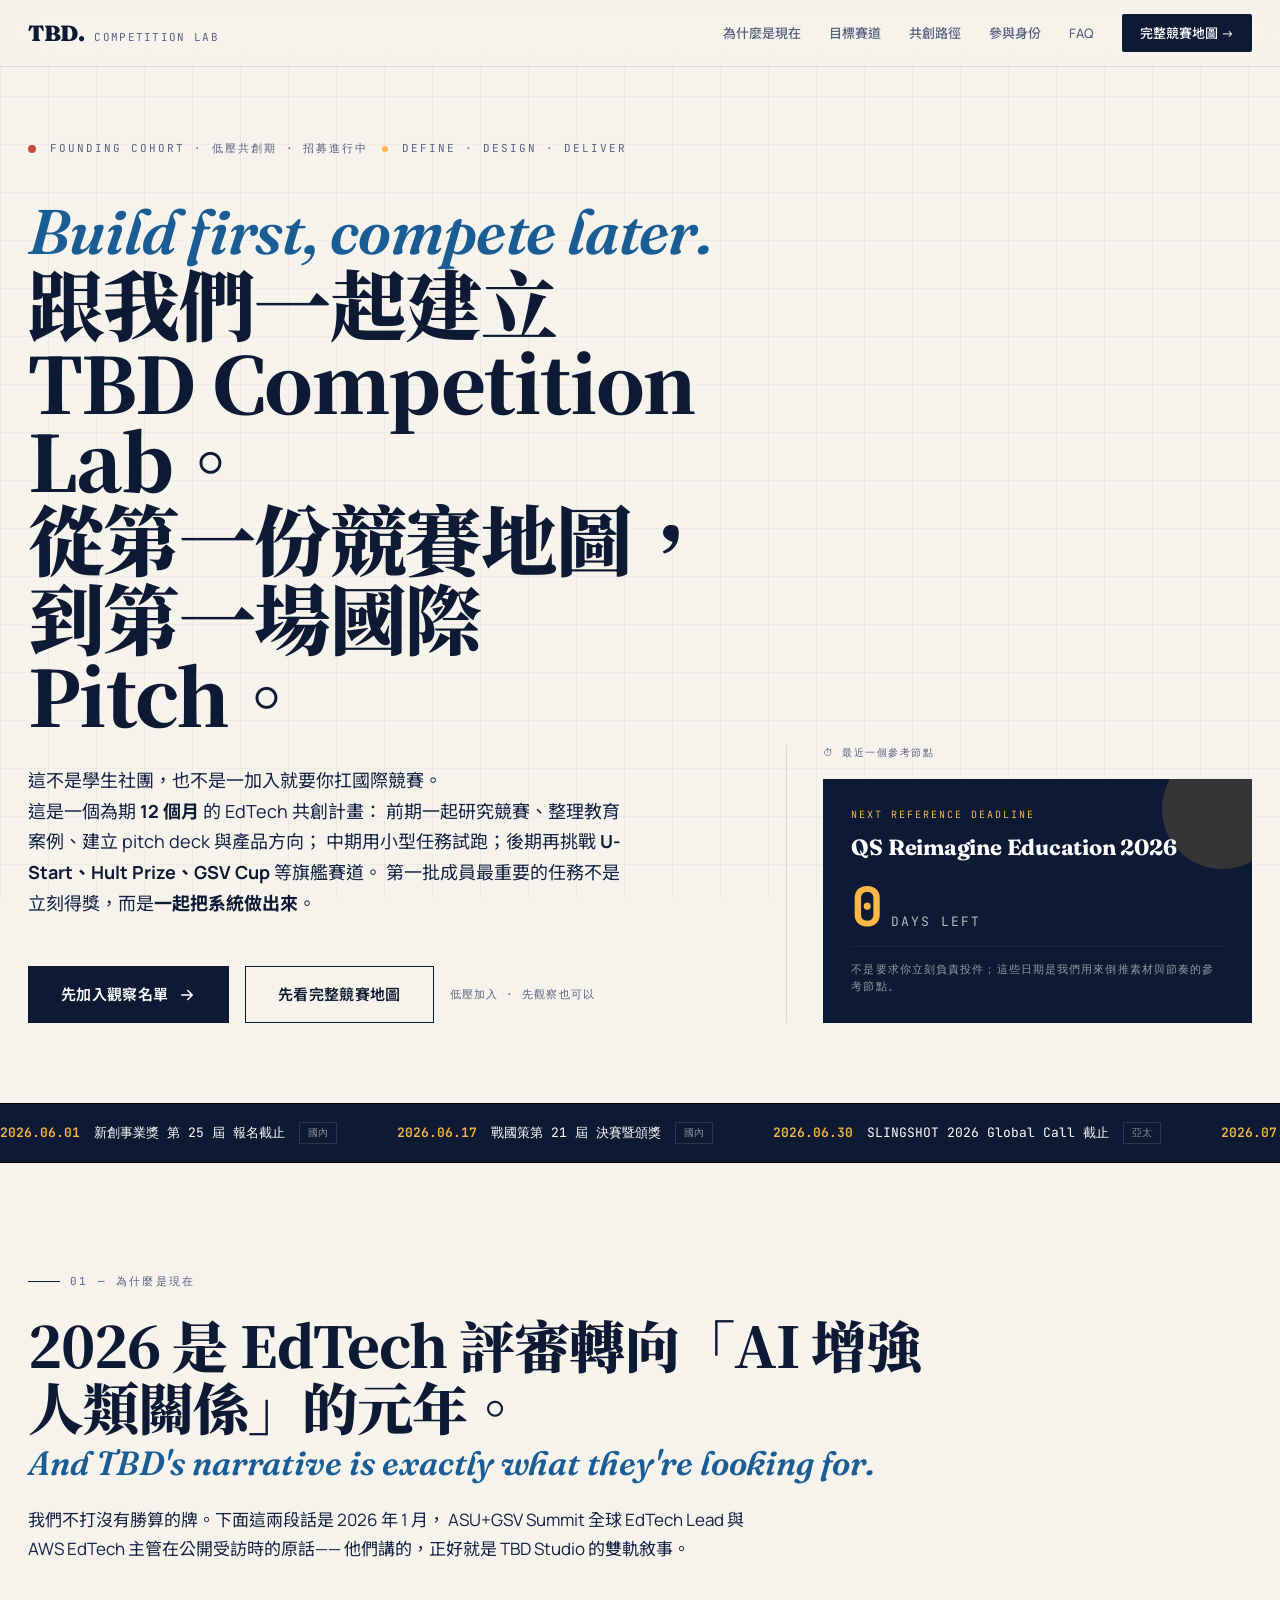
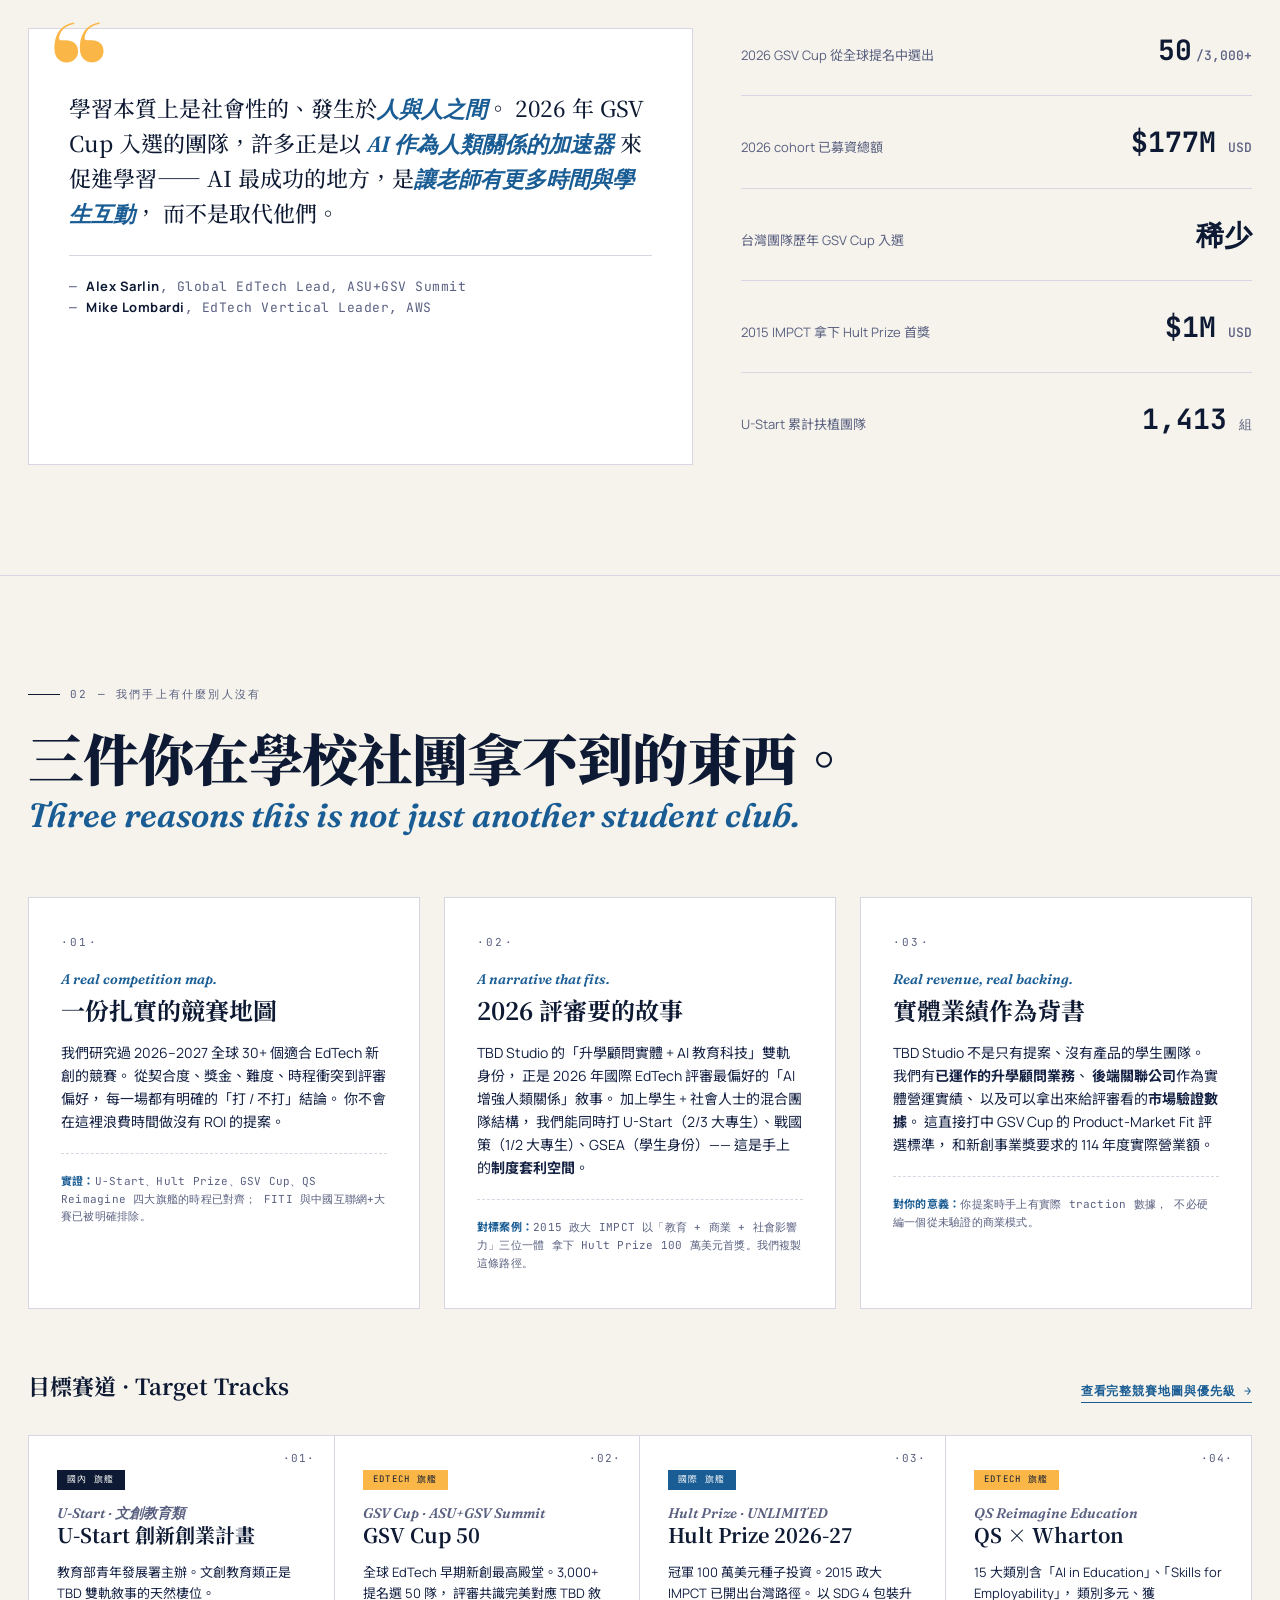
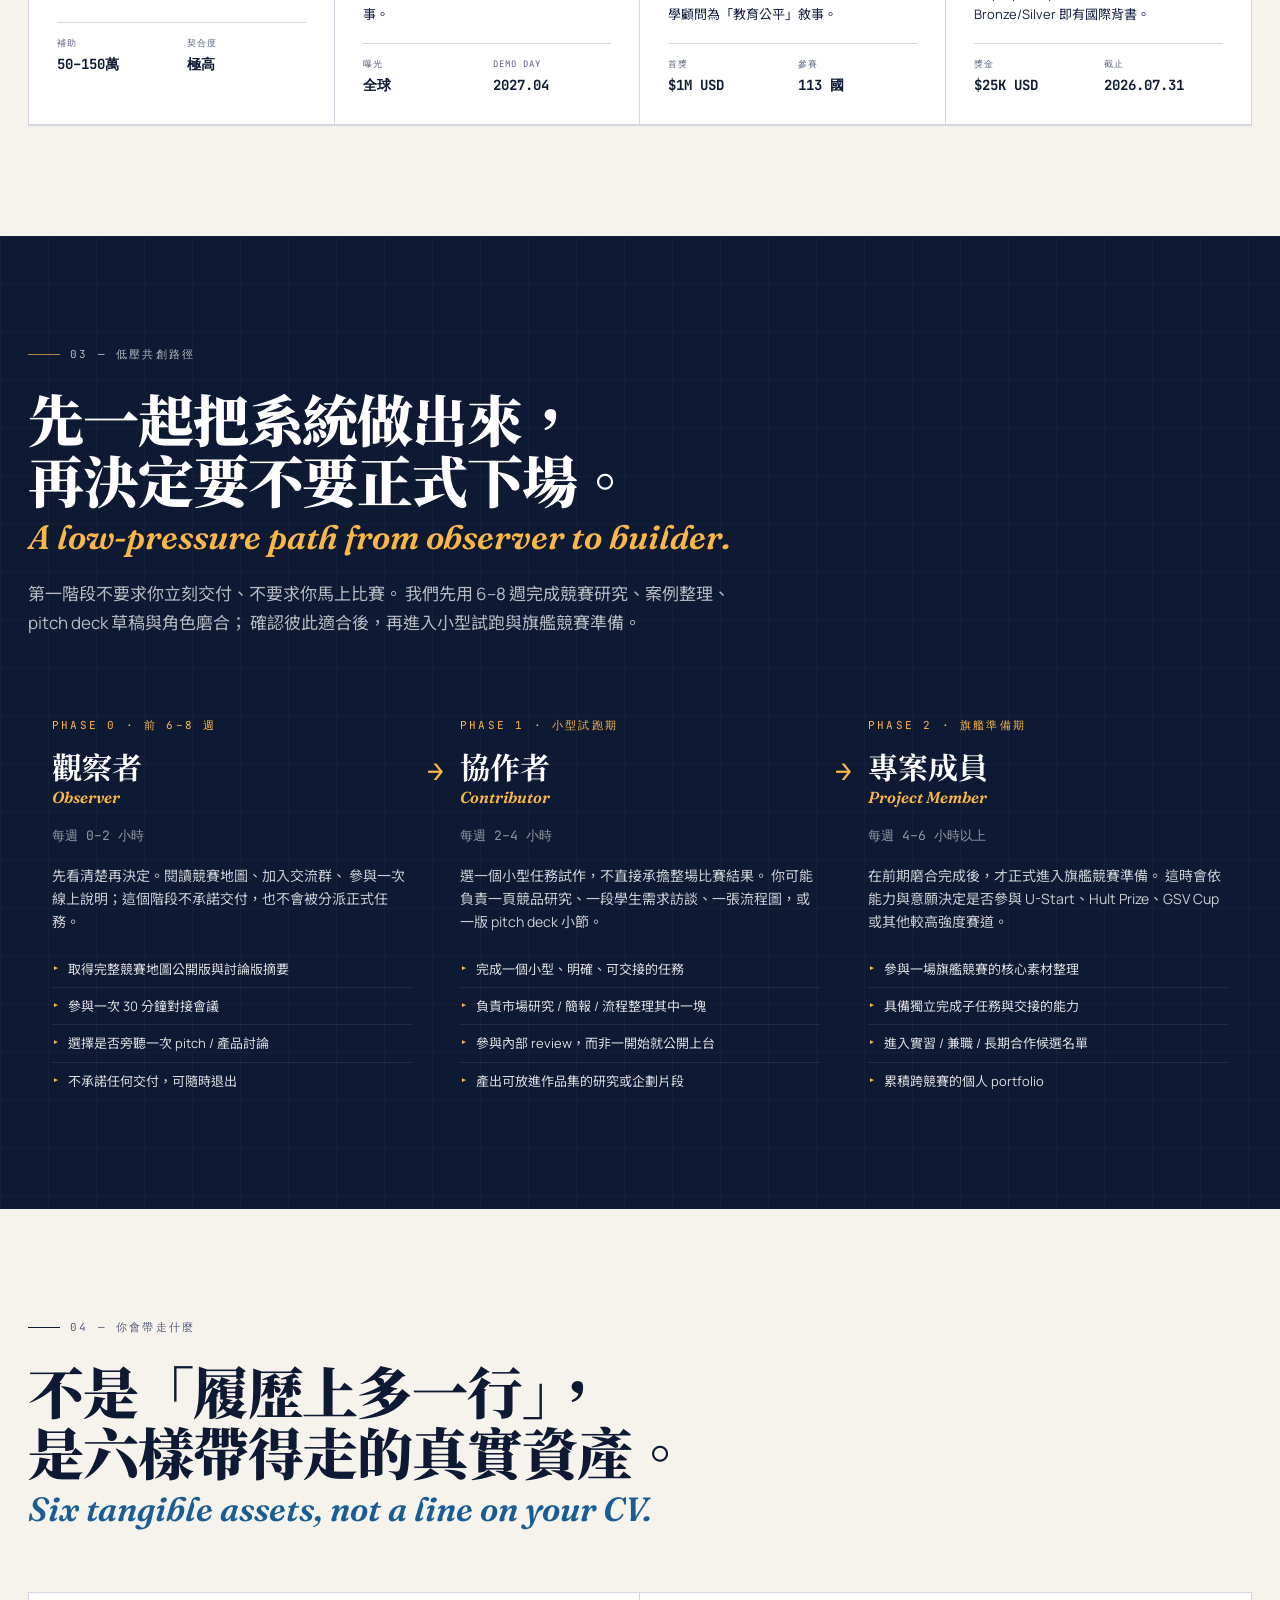
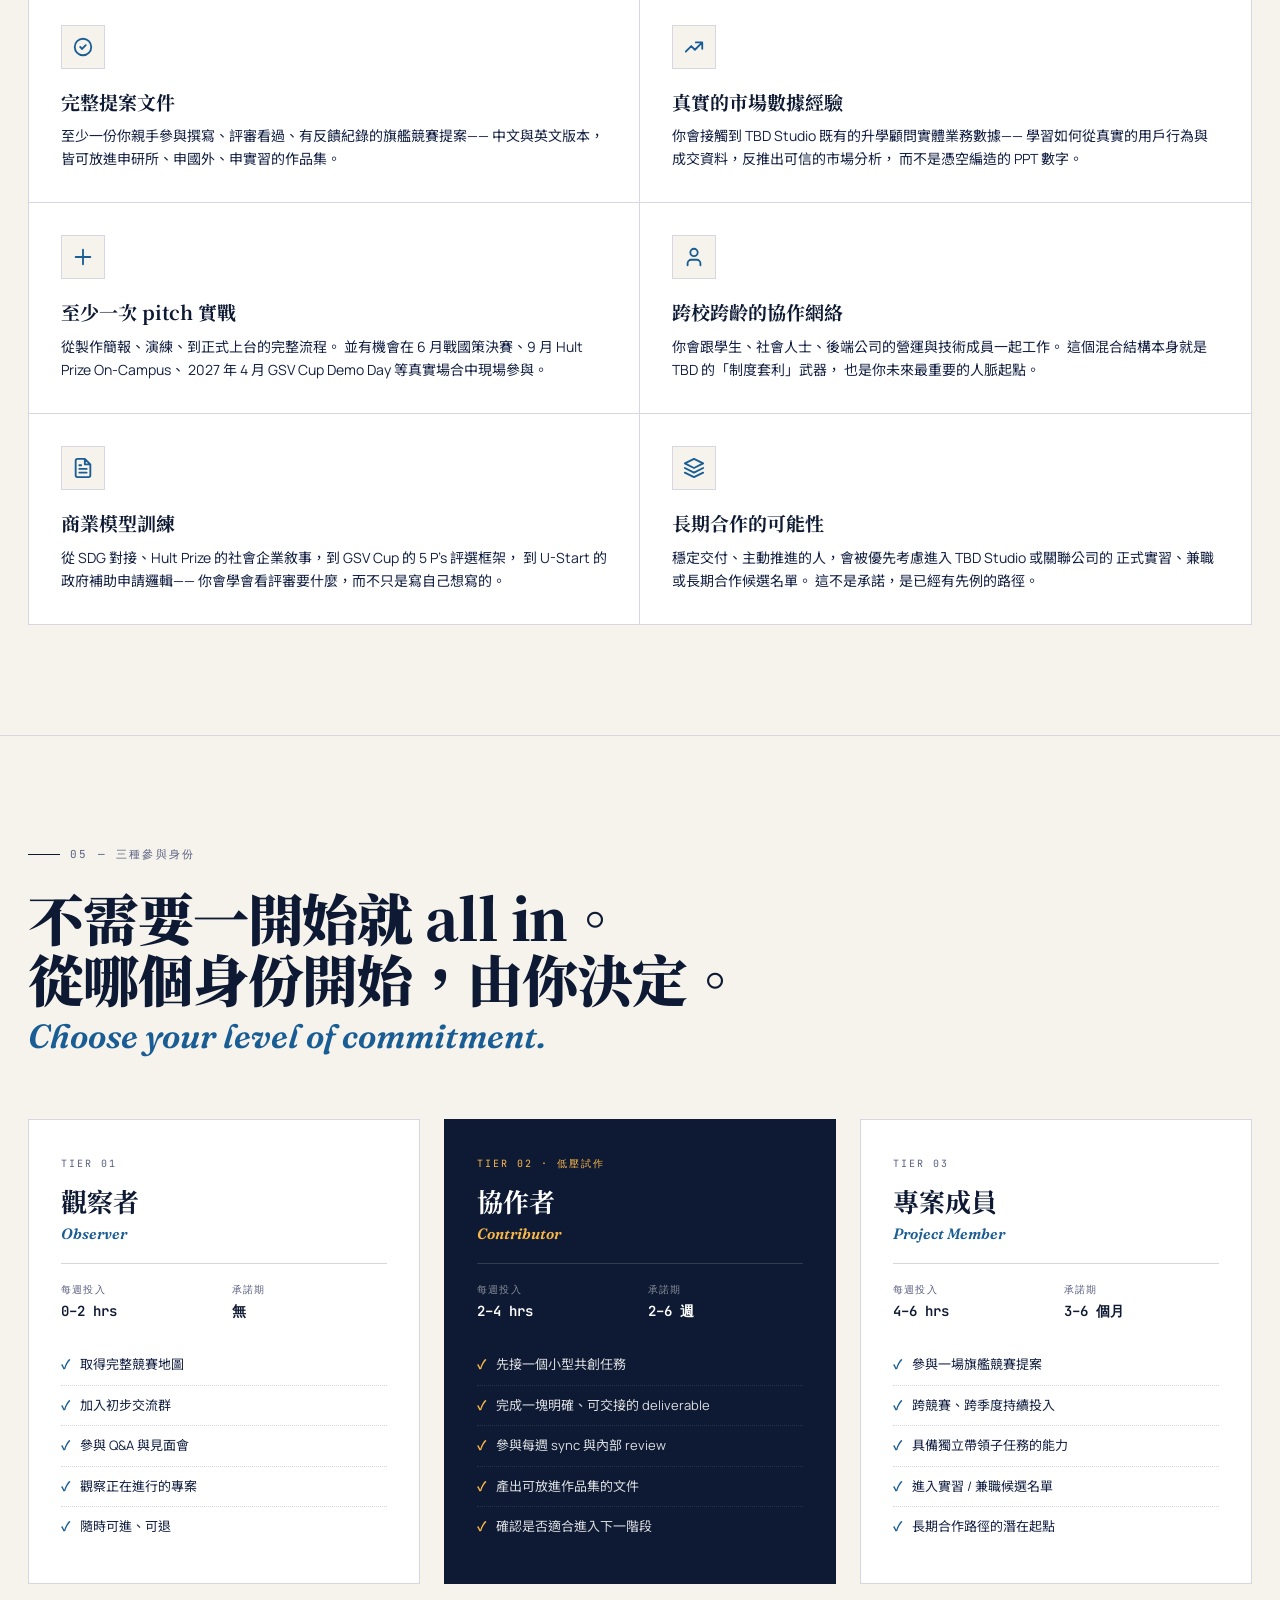
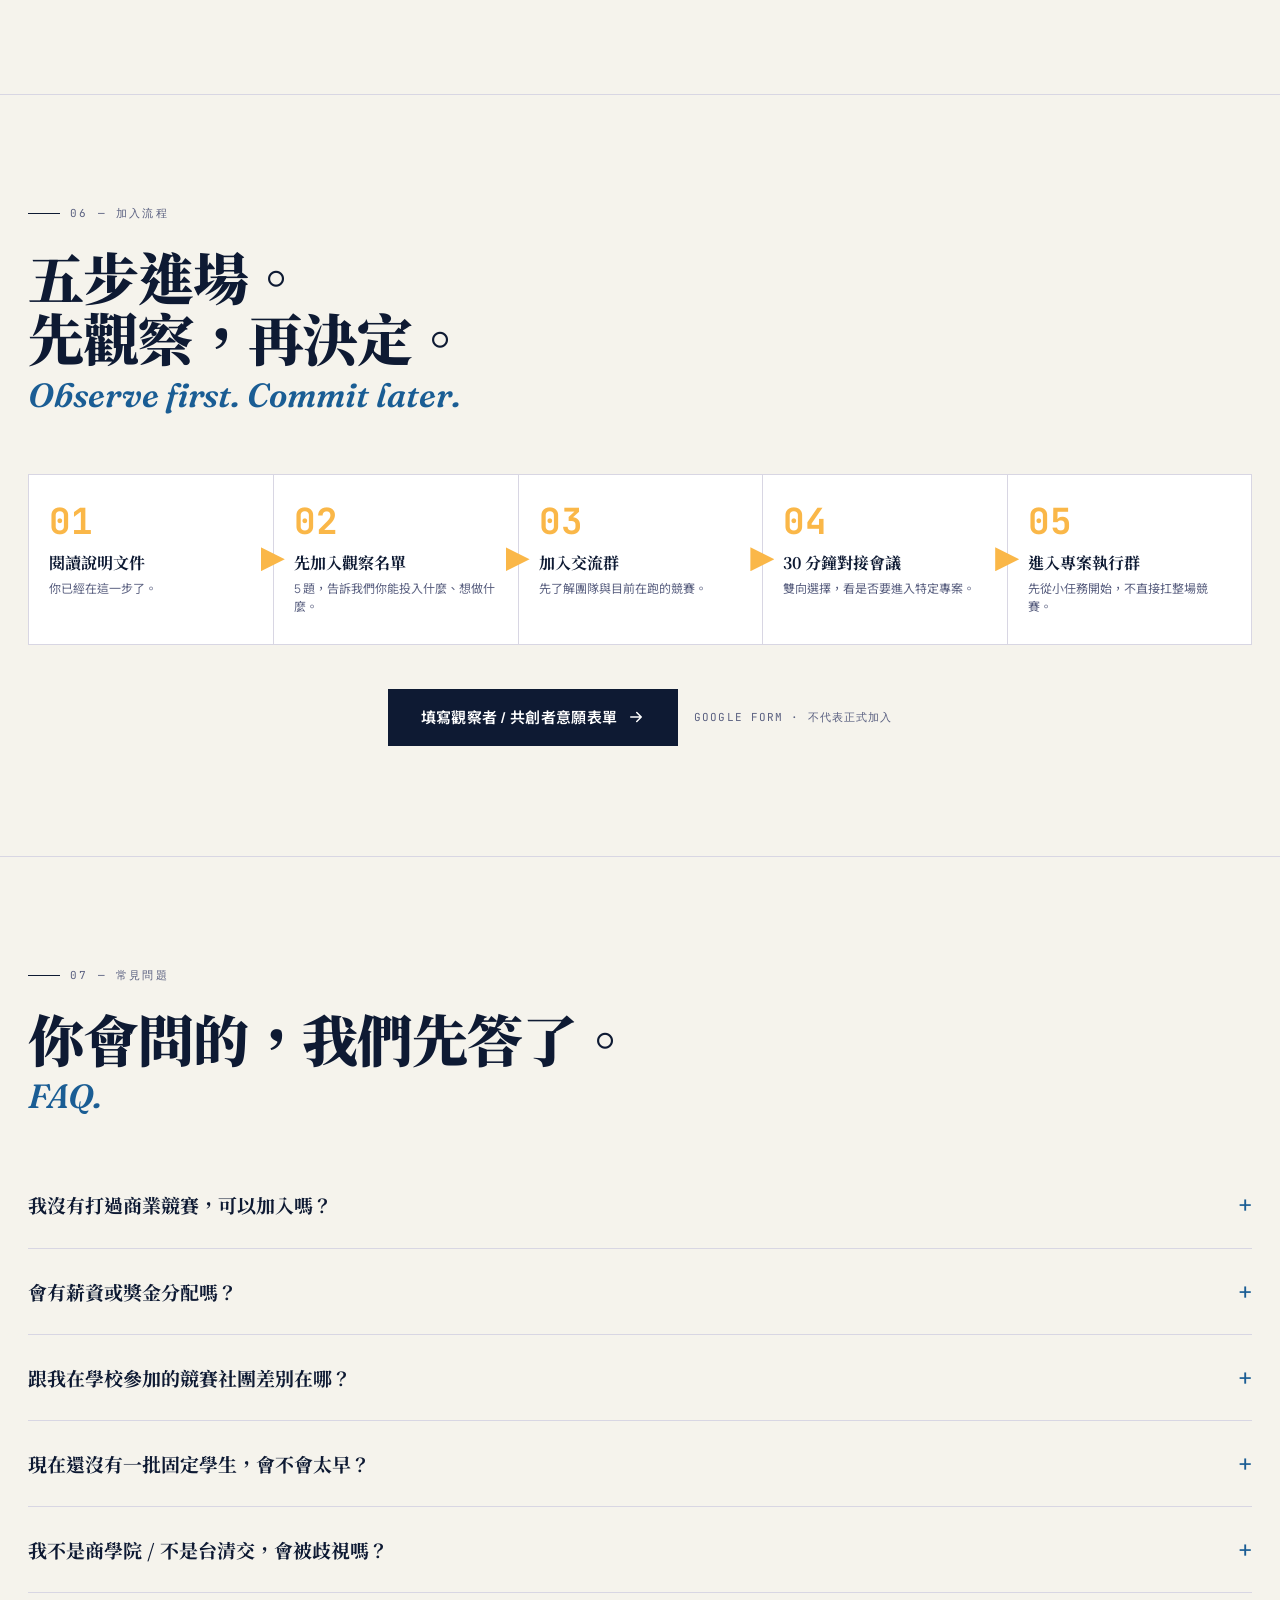
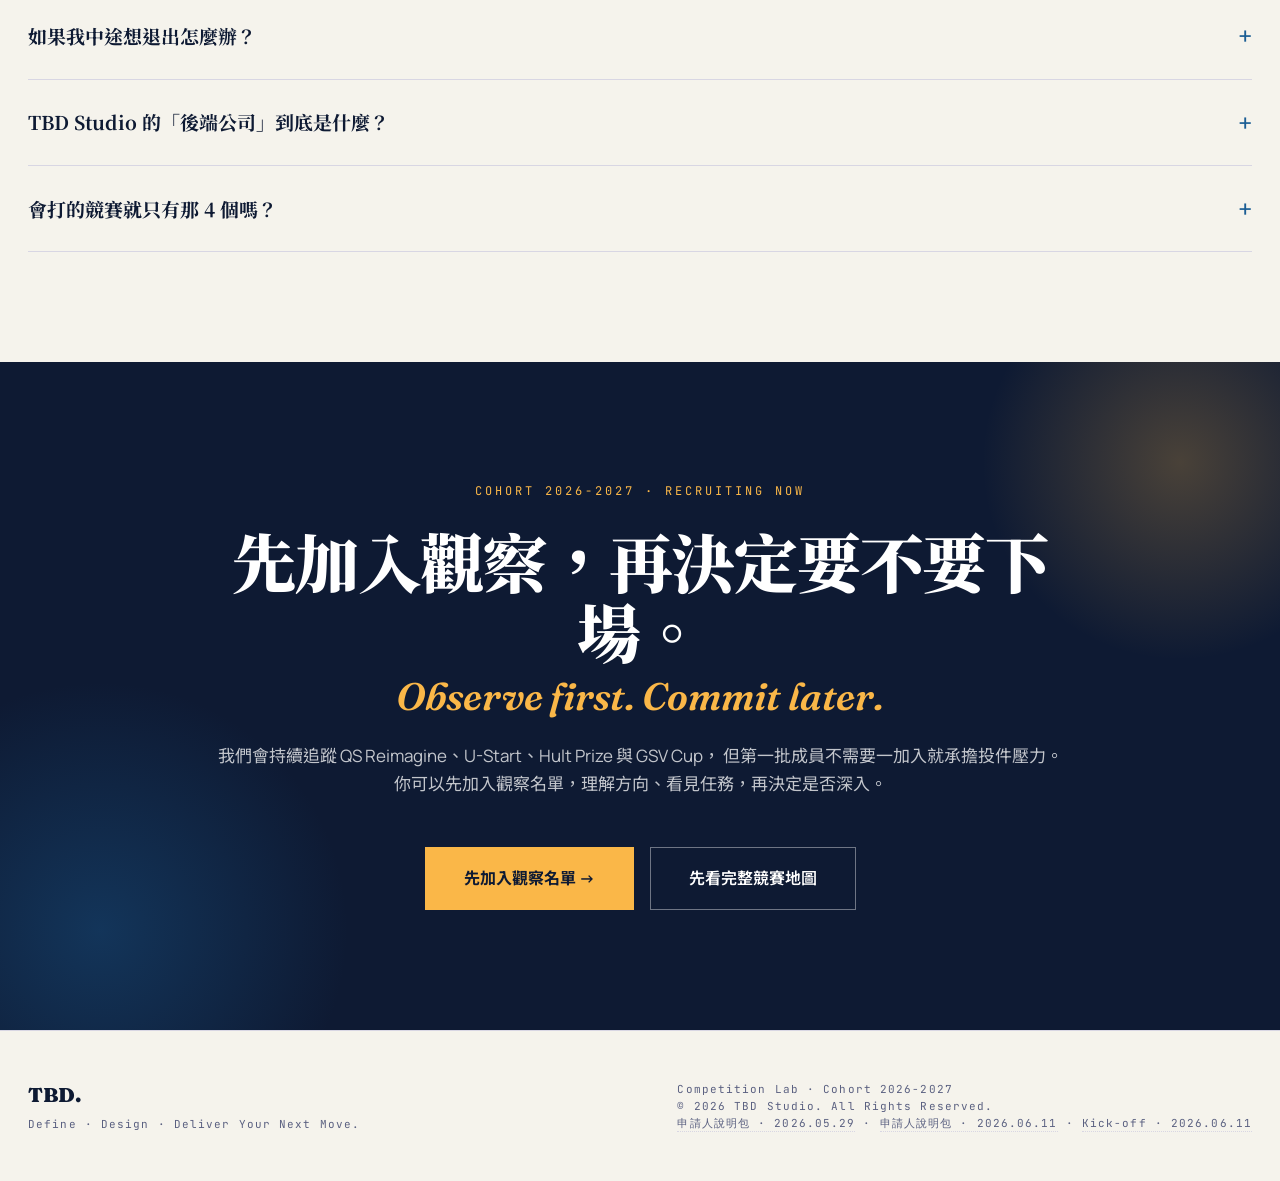
<file: index.html>
<!DOCTYPE html>
<html lang="zh-TW">
<head>
<meta charset="UTF-8">
<meta name="viewport" content="width=device-width, initial-scale=1.0">
<meta name="description" content="TBD Competition Lab 共創籌備計畫：研究 30+ 全球教育創新競賽、打磨提案、實際參賽。低壓觀察，以證據為基礎的共創。"/>
<meta property="og:title" content="TBD Studio｜Competition Lab 共創籌備計畫"/>
<meta property="og:description" content="Build first, compete later。把已在營運的教育服務轉化成 EdTech 競賽提案，招募有教育、創業與設計背景的共創夥伴。"/>
<meta property="og:type" content="website"/>
<meta property="og:url" content="https://tbd-competition-lab.vercel.app/"/>
<meta property="og:image" content="https://tbd-competition-lab.vercel.app/favicon.svg"/>
<title>TBD Studio｜Competition Lab 共創籌備計畫 — Define, Design, Deliver</title>
<link rel="icon" type="image/svg+xml" href="favicon.svg"/>
<link rel="preconnect" href="https://fonts.googleapis.com">
<link rel="preconnect" href="https://fonts.gstatic.com" crossorigin>
<link href="https://fonts.googleapis.com/css2?family=Fraunces:opsz,wght@9..144,400;9..144,500;9..144,600;9..144,700;9..144,900&family=Manrope:wght@300;400;500;600;700;800&family=JetBrains+Mono:wght@400;500;600;700&family=Noto+Serif+TC:wght@500;700;900&family=Noto+Sans+TC:wght@300;400;500;700&display=swap" rel="stylesheet">
<link rel="stylesheet" href="assets/main.css"/>
<style>
*{margin:0;padding:0;box-sizing:border-box}
html{scroll-behavior:smooth}
body{
  font-family:var(--sans);
  background:var(--bg);
  color:var(--ink);
  line-height:1.55;
  -webkit-font-smoothing:antialiased;
  overflow-x:hidden;
}
a{color:inherit;text-decoration:none}
img{max-width:100%;display:block}

/* ============ GRID PAPER BG ============ */
.paper-grid{
  position:fixed;inset:0;z-index:0;pointer-events:none;
  background-image:
    linear-gradient(rgba(20,33,67,.035) 1px,transparent 1px),
    linear-gradient(90deg,rgba(20,33,67,.035) 1px,transparent 1px);
  background-size:48px 48px;
}

/* ============ NAV ============ */
.nav{
  position:fixed;top:0;left:0;right:0;z-index:100;
  background:rgba(245,243,236,.85);
  backdrop-filter:blur(14px) saturate(140%);
  border-bottom:1px solid var(--line);
}
.nav-inner{
  max-width:1320px;margin:0 auto;padding:14px 28px;
  display:flex;align-items:center;justify-content:space-between;
}
.brand{display:flex;align-items:baseline;gap:10px}
.brand-mark{
  font-family:var(--serif-en);font-weight:900;font-size:22px;
  color:var(--ink);letter-spacing:-.02em;
}
.brand-sub{
  font-family:var(--mono);font-size:11px;
  color:var(--mid);text-transform:uppercase;letter-spacing:.12em;
}
.nav-links{display:flex;gap:28px;align-items:center}
.nav-links a{
  font-size:13px;color:var(--mid);
  transition:color .2s;font-weight:500;
}
.nav-links a:hover{color:var(--ink)}
.nav-cta{
  background:var(--ink);color:#fff !important;
  padding:9px 18px;border-radius:2px;
  font-size:13px;font-weight:600;
  display:inline-flex;align-items:center;gap:6px;
}
.nav-cta:hover{background:var(--accent) !important;color:#fff !important}
@media (max-width:860px){
  .nav-links a:not(.nav-cta){display:none}
  .nav-inner{padding:12px 18px}
}

/* ============ HERO ============ */
.hero{
  position:relative;z-index:1;
  padding:140px 28px 80px;max-width:1320px;margin:0 auto;
}
.hero-meta{
  display:flex;align-items:center;gap:14px;margin-bottom:36px;
  font-family:var(--mono);font-size:11px;
  color:var(--mid);text-transform:uppercase;letter-spacing:.18em;
}
.hero-meta .dot{width:6px;height:6px;background:var(--yellow);border-radius:50%}
.hero-meta .pulse{
  width:8px;height:8px;background:var(--red);border-radius:50%;
  animation:pulse 1.8s ease-in-out infinite;
}
@keyframes pulse{
  0%,100%{opacity:1;transform:scale(1)}
  50%{opacity:.35;transform:scale(1.4)}
}
.hero-grid{
  display:grid;grid-template-columns:1.5fr 1fr;gap:60px;align-items:end;
}
@media (max-width:980px){
  .hero-grid{grid-template-columns:1fr;gap:40px}
  .hero{padding:120px 22px 60px}
}
.hero-title{
  font-family:var(--serif-tc);font-weight:900;
  font-size:clamp(38px,6vw,82px);
  line-height:1.02;letter-spacing:-.02em;
  color:var(--ink);
}
.hero-title .en{
  font-family:var(--serif-en);font-style:italic;
  font-weight:600;color:var(--accent);
  display:block;font-size:.82em;margin-top:6px;
  letter-spacing:-.01em;
}
.hero-title .strike{
  position:relative;display:inline-block;
  color:var(--mid);
}
.hero-title .strike::after{
  content:"";position:absolute;left:-4px;right:-4px;top:52%;
  height:3px;background:var(--red);
  transform:rotate(-3deg);
}
.hero-sub{
  margin-top:32px;max-width:600px;
  font-size:18px;line-height:1.7;color:var(--ink-soft);
  font-weight:400;
}
.hero-sub strong{color:var(--ink);font-weight:700}

.hero-side{
  border-left:1px solid var(--line);padding-left:36px;
}
@media (max-width:980px){
  .hero-side{border-left:none;border-top:1px solid var(--line);padding:30px 0 0}
}
.hero-stamp{
  font-family:var(--mono);font-size:10px;
  color:var(--mid);text-transform:uppercase;letter-spacing:.15em;
  margin-bottom:18px;
}
.countdown-card{
  background:var(--ink);color:#fff;
  padding:28px;position:relative;overflow:hidden;
}
.countdown-card::before{
  content:"";position:absolute;top:-30px;right:-30px;
  width:120px;height:120px;border-radius:50%;
  background:var(--yellow);opacity:.16;
}
.countdown-label{
  font-family:var(--mono);font-size:10px;
  color:var(--yellow);text-transform:uppercase;letter-spacing:.2em;
  margin-bottom:8px;
}
.countdown-comp{
  font-family:var(--serif-en);font-weight:700;font-size:22px;
  margin-bottom:16px;letter-spacing:-.01em;
}
.countdown-time{
  display:flex;align-items:baseline;gap:8px;margin-bottom:12px;
}
.countdown-num{
  font-family:var(--mono);font-weight:700;font-size:54px;
  color:var(--yellow);line-height:1;
}
.countdown-unit{
  font-family:var(--mono);font-size:13px;color:#fff;opacity:.7;
  text-transform:uppercase;letter-spacing:.15em;
}
.countdown-next{
  font-size:11px;color:#fff;opacity:.55;
  font-family:var(--mono);text-transform:uppercase;letter-spacing:.1em;
  padding-top:14px;border-top:1px solid rgba(255,255,255,.12);
}

.hero-ctas{
  margin-top:48px;display:flex;flex-wrap:wrap;gap:16px;align-items:center;
}
.btn-primary{
  background:var(--ink);color:#fff;
  padding:16px 32px;font-size:15px;font-weight:600;
  display:inline-flex;align-items:center;gap:10px;
  border:1px solid var(--ink);transition:all .25s;
  letter-spacing:.02em;
}
.btn-primary:hover{
  background:var(--yellow);color:var(--ink);border-color:var(--yellow);
  transform:translate(-2px,-2px);
  box-shadow:4px 4px 0 var(--ink);
}
.btn-secondary{
  background:transparent;color:var(--ink);
  padding:16px 32px;font-size:15px;font-weight:600;
  display:inline-flex;align-items:center;gap:10px;
  border:1px solid var(--ink);transition:all .25s;
  letter-spacing:.02em;
}
.btn-secondary:hover{
  background:var(--ink);color:#fff;
  transform:translate(-2px,-2px);
  box-shadow:4px 4px 0 var(--accent);
}
.btn-meta{
  font-family:var(--mono);font-size:11px;color:var(--mid);
  letter-spacing:.1em;text-transform:uppercase;
}

/* ============ TIMELINE TICKER ============ */
.ticker{
  position:relative;z-index:2;
  background:var(--ink);color:#fff;
  border-top:1px solid #000;border-bottom:1px solid #000;
  padding:18px 0;overflow:hidden;
}
.ticker-track{
  display:flex;gap:60px;animation:tickerScroll 60s linear infinite;
  white-space:nowrap;
}
@keyframes tickerScroll{
  0%{transform:translateX(0)}
  100%{transform:translateX(-50%)}
}
.ticker-item{
  display:inline-flex;align-items:center;gap:14px;
  font-family:var(--mono);font-size:13px;
}
.ticker-item .when{color:var(--yellow);font-weight:600}
.ticker-item .what{color:#fff}
.ticker-item .tag{
  font-size:10px;color:#fff;opacity:.5;
  padding:2px 8px;border:1px solid rgba(255,255,255,.25);
}

/* ============ SECTION FRAMING ============ */
.section{
  position:relative;z-index:1;
  padding:110px 28px;max-width:1320px;margin:0 auto;
}
@media (max-width:860px){.section{padding:80px 22px}}
.section-tag{
  font-family:var(--mono);font-size:11px;color:var(--mid);
  text-transform:uppercase;letter-spacing:.2em;
  display:flex;align-items:center;gap:10px;margin-bottom:24px;
}
.section-tag::before{
  content:"";width:32px;height:1px;background:var(--ink);
}
.section-title{
  font-family:var(--serif-tc);font-weight:900;
  font-size:clamp(32px,4.5vw,56px);
  line-height:1.1;letter-spacing:-.02em;color:var(--ink);
  max-width:900px;
}
.section-title .en{
  font-family:var(--serif-en);font-style:italic;
  font-weight:600;font-size:.6em;
  color:var(--accent);display:block;margin-top:8px;
  letter-spacing:0;
}
.section-lead{
  margin-top:24px;max-width:740px;
  font-size:17px;line-height:1.7;color:var(--ink-soft);
}

/* ============ WHY NOW ============ */
.why-now{
  margin-top:64px;
  display:grid;grid-template-columns:1.3fr 1fr;gap:48px;
}
@media (max-width:860px){.why-now{grid-template-columns:1fr;gap:32px}}
.quote-card{
  background:var(--bg-card);border:1px solid var(--line);
  padding:44px 40px;position:relative;
}
.quote-card::before{
  content:"\201C";position:absolute;top:-10px;left:24px;
  font-family:var(--serif-en);font-size:120px;color:var(--yellow);
  line-height:1;font-weight:900;
}
.quote-text{
  font-family:var(--serif-tc);font-size:22px;line-height:1.55;
  color:var(--ink);font-weight:500;
  position:relative;margin-top:18px;
}
.quote-text em{
  font-family:var(--serif-en);font-style:italic;
  color:var(--accent);font-weight:600;
}
.quote-attr{
  margin-top:24px;padding-top:20px;border-top:1px solid var(--line);
  font-size:13px;color:var(--mid);
  font-family:var(--mono);letter-spacing:.04em;
}
.quote-attr strong{color:var(--ink);font-weight:700;font-family:var(--sans)}

.stat-list{display:flex;flex-direction:column;gap:0}
.stat-row{
  padding:24px 0;border-bottom:1px solid var(--line);
  display:flex;justify-content:space-between;align-items:baseline;gap:20px;
}
.stat-row:first-child{padding-top:0}
.stat-row:last-child{border-bottom:none}
.stat-label{font-size:13px;color:var(--mid);max-width:60%;line-height:1.4}
.stat-value{
  font-family:var(--mono);font-weight:700;font-size:28px;
  color:var(--ink);white-space:nowrap;
}
.stat-value .unit{font-size:13px;color:var(--mid);margin-left:4px;font-weight:500}

/* ============ DIFFERENTIATORS / 3 ARMS ============ */
.arms{
  margin-top:64px;
  display:grid;grid-template-columns:repeat(3,1fr);gap:24px;
}
@media (max-width:860px){.arms{grid-template-columns:1fr}}
.arm{
  background:var(--bg-card);border:1px solid var(--line);
  padding:36px 32px;position:relative;
  transition:all .3s;
}
.arm:hover{
  transform:translate(-4px,-4px);
  box-shadow:8px 8px 0 var(--ink);
  border-color:var(--ink);
}
.arm-num{
  font-family:var(--mono);font-size:11px;
  color:var(--mid);letter-spacing:.2em;margin-bottom:18px;
}
.arm-title{
  font-family:var(--serif-tc);font-weight:700;font-size:24px;
  line-height:1.3;color:var(--ink);margin-bottom:16px;
}
.arm-title .en{
  font-family:var(--serif-en);font-style:italic;font-weight:600;
  font-size:14px;color:var(--accent);display:block;margin-bottom:6px;
  letter-spacing:0;
}
.arm-desc{font-size:14px;line-height:1.65;color:var(--ink-soft)}
.arm-evidence{
  margin-top:20px;padding-top:18px;border-top:1px dashed var(--line);
  font-family:var(--mono);font-size:11px;color:var(--mid);
  line-height:1.6;letter-spacing:.02em;
}
.arm-evidence strong{color:var(--accent);font-family:var(--sans);font-weight:700}

/* ============ FLAGSHIP COMPETITIONS ============ */
.flagships{margin-top:60px}
.flagships-head{
  display:flex;justify-content:space-between;align-items:flex-end;
  margin-bottom:32px;gap:24px;flex-wrap:wrap;
}
.flagships-head h3{
  font-family:var(--serif-tc);font-weight:700;font-size:22px;
  color:var(--ink);
}
.flagships-head a{
  font-family:var(--mono);font-size:12px;color:var(--accent);
  font-weight:600;letter-spacing:.08em;text-transform:uppercase;
  display:inline-flex;align-items:center;gap:6px;
  border-bottom:1px solid var(--accent);padding-bottom:2px;
}
.flagships-head a:hover{color:var(--ink);border-color:var(--ink)}

.flagship-grid{
  display:grid;grid-template-columns:repeat(4,1fr);gap:0;
  border:1px solid var(--line);
}
@media (max-width:980px){.flagship-grid{grid-template-columns:repeat(2,1fr)}}
@media (max-width:560px){.flagship-grid{grid-template-columns:1fr}}
.flag{
  padding:28px;border-right:1px solid var(--line);
  border-bottom:1px solid var(--line);
  background:var(--bg-card);
  position:relative;transition:background .25s;
}
.flag:hover{background:#FAF8F1}
.flag:last-child{border-right:none}
@media (max-width:980px){
  .flag:nth-child(2n){border-right:none}
  .flag:nth-child(odd){border-right:1px solid var(--line)}
}
@media (max-width:560px){
  .flag{border-right:none !important}
}
.flag-rank{
  position:absolute;top:14px;right:18px;
  font-family:var(--mono);font-size:11px;color:var(--mid);
  letter-spacing:.1em;
}
.flag-region{
  display:inline-block;padding:3px 10px;
  background:var(--ink);color:#fff;
  font-family:var(--mono);font-size:9px;letter-spacing:.15em;
  text-transform:uppercase;margin-bottom:14px;
}
.flag-region.intl{background:var(--accent)}
.flag-region.edtech{background:var(--yellow);color:var(--ink)}
.flag-name{
  font-family:var(--serif-tc);font-weight:700;font-size:20px;
  line-height:1.3;color:var(--ink);margin-bottom:6px;
}
.flag-name .en{
  font-family:var(--serif-en);font-weight:600;font-size:14px;
  color:var(--mid);display:block;letter-spacing:0;font-style:italic;
}
.flag-body{
  margin-top:14px;font-size:13px;line-height:1.6;color:var(--ink-soft);
}
.flag-stats{
  margin-top:18px;padding-top:14px;border-top:1px solid var(--line);
  display:flex;justify-content:space-between;gap:12px;
}
.flag-stat{flex:1}
.flag-stat-label{
  font-family:var(--mono);font-size:9px;color:var(--mid);
  letter-spacing:.12em;text-transform:uppercase;margin-bottom:3px;
}
.flag-stat-value{
  font-family:var(--mono);font-weight:700;font-size:14px;color:var(--ink);
}

/* ============ 12 MONTH PATH ============ */
.path-section{background:var(--ink);position:relative;overflow:hidden}
.path-section::before{
  content:"";position:absolute;inset:0;z-index:0;
  background-image:
    linear-gradient(rgba(255,255,255,.025) 1px,transparent 1px),
    linear-gradient(90deg,rgba(255,255,255,.025) 1px,transparent 1px);
  background-size:48px 48px;
}
.path-inner{
  position:relative;z-index:1;
  padding:110px 28px;max-width:1320px;margin:0 auto;color:#fff;
}
@media (max-width:860px){.path-inner{padding:80px 22px}}
.path-inner .section-tag{color:#fff;opacity:.7}
.path-inner .section-tag::before{background:var(--yellow)}
.path-inner .section-title{color:#fff}
.path-inner .section-title .en{color:var(--yellow)}
.path-inner .section-lead{color:rgba(255,255,255,.7)}

.path-track{
  margin-top:80px;position:relative;
  display:grid;grid-template-columns:repeat(3,1fr);gap:0;
}
@media (max-width:860px){
  .path-track{grid-template-columns:1fr;gap:32px}
}
.path-step{
  padding:0 24px;position:relative;
}
.path-step:not(:last-child)::after{
  content:"→";position:absolute;right:-8px;top:32px;
  font-family:var(--mono);font-size:28px;color:var(--yellow);
  font-weight:400;
}
@media (max-width:860px){.path-step:not(:last-child)::after{display:none}}
.path-step-month{
  font-family:var(--mono);font-size:11px;color:var(--yellow);
  letter-spacing:.2em;text-transform:uppercase;margin-bottom:14px;
}
.path-step-role{
  font-family:var(--serif-tc);font-weight:700;font-size:30px;
  color:#fff;margin-bottom:6px;line-height:1.2;
}
.path-step-role .en{
  font-family:var(--serif-en);font-weight:600;font-style:italic;
  font-size:16px;color:var(--yellow);display:block;margin-top:4px;
  letter-spacing:0;
}
.path-step-time{
  margin-top:18px;font-family:var(--mono);font-size:13px;
  color:rgba(255,255,255,.55);
}
.path-step-desc{
  margin-top:18px;font-size:14px;line-height:1.65;
  color:rgba(255,255,255,.78);
}
.path-step-list{
  margin-top:18px;list-style:none;
}
.path-step-list li{
  padding:8px 0;border-bottom:1px solid rgba(255,255,255,.08);
  font-size:13px;color:rgba(255,255,255,.85);
  display:flex;align-items:flex-start;gap:8px;
}
.path-step-list li:last-child{border-bottom:none}
.path-step-list li::before{
  content:"▸";color:var(--yellow);font-family:var(--mono);
  flex-shrink:0;
}

/* ============ TAKEAWAY ============ */
.takeaway-grid{
  margin-top:64px;
  display:grid;grid-template-columns:repeat(2,1fr);gap:0;
  border:1px solid var(--line);
}
@media (max-width:860px){.takeaway-grid{grid-template-columns:1fr}}
.takeaway{
  padding:32px;border-right:1px solid var(--line);
  border-bottom:1px solid var(--line);background:var(--bg-card);
}
.takeaway:nth-child(2n){border-right:none}
.takeaway:nth-last-child(-n+2){border-bottom:none}
@media (max-width:860px){
  .takeaway{border-right:none}
  .takeaway:nth-last-child(-n+2){border-bottom:1px solid var(--line)}
  .takeaway:last-child{border-bottom:none}
}
.takeaway-icon{
  width:44px;height:44px;background:var(--bg);
  display:flex;align-items:center;justify-content:center;
  margin-bottom:18px;border:1px solid var(--line);
}
.takeaway-icon svg{width:22px;height:22px}
.takeaway-title{
  font-family:var(--serif-tc);font-weight:700;font-size:19px;
  color:var(--ink);margin-bottom:8px;
}
.takeaway-desc{font-size:14px;line-height:1.65;color:var(--ink-soft)}

/* ============ ROLES ============ */
.roles{
  margin-top:64px;
  display:grid;grid-template-columns:repeat(3,1fr);gap:24px;
}
@media (max-width:860px){.roles{grid-template-columns:1fr}}
.role{
  border:1px solid var(--line);background:var(--bg-card);
  padding:36px 32px;position:relative;
}
.role.featured{
  background:var(--ink);color:#fff;border-color:var(--ink);
}
.role.featured .role-tag{color:var(--yellow)}
.role.featured .role-name{color:#fff}
.role.featured .role-meta{border-color:rgba(255,255,255,.15)}
.role.featured .role-meta-label{color:rgba(255,255,255,.5)}
.role.featured .role-meta-value{color:#fff}
.role.featured .role-list li{color:rgba(255,255,255,.85);border-color:rgba(255,255,255,.1)}
.role.featured .role-list li::before{color:var(--yellow)}

.role-tag{
  font-family:var(--mono);font-size:10px;color:var(--mid);
  letter-spacing:.2em;text-transform:uppercase;margin-bottom:10px;
}
.role-name{
  font-family:var(--serif-tc);font-weight:700;font-size:26px;
  color:var(--ink);margin-bottom:6px;
}
.role-name .en{
  font-family:var(--serif-en);font-style:italic;font-weight:600;
  font-size:15px;color:var(--accent);display:block;letter-spacing:0;
}
.role.featured .role-name .en{color:var(--yellow)}
.role-meta{
  margin-top:18px;padding-top:18px;border-top:1px solid var(--line);
  display:flex;justify-content:space-between;gap:16px;
}
.role-meta-item{flex:1}
.role-meta-label{
  font-family:var(--mono);font-size:10px;color:var(--mid);
  letter-spacing:.12em;text-transform:uppercase;margin-bottom:4px;
}
.role-meta-value{font-size:14px;font-weight:600;color:var(--ink);font-family:var(--mono)}
.role-list{
  margin-top:22px;list-style:none;
}
.role-list li{
  padding:10px 0;font-size:13px;color:var(--ink-soft);
  border-bottom:1px dotted var(--line);
  display:flex;align-items:flex-start;gap:10px;line-height:1.5;
}
.role-list li:last-child{border-bottom:none}
.role-list li::before{
  content:"✓";color:var(--accent);font-weight:700;flex-shrink:0;
}

/* ============ APPLY FLOW ============ */
.flow{
  margin-top:60px;
  display:grid;grid-template-columns:repeat(5,1fr);gap:0;
}
@media (max-width:980px){.flow{grid-template-columns:repeat(2,1fr);gap:1px;background:var(--line)}}
@media (max-width:560px){.flow{grid-template-columns:1fr}}
.flow-step{
  padding:28px 20px;background:var(--bg-card);
  border:1px solid var(--line);border-right:none;
  position:relative;
}
.flow-step:last-child{border-right:1px solid var(--line)}
@media (max-width:980px){
  .flow-step{border:none}
}
.flow-step::after{
  content:"";position:absolute;right:-12px;top:50%;
  transform:translateY(-50%);
  width:24px;height:24px;background:var(--yellow);
  clip-path:polygon(0 0,100% 50%,0 100%);
  z-index:2;
}
.flow-step:last-child::after{display:none}
@media (max-width:980px){.flow-step::after{display:none}}
.flow-num{
  font-family:var(--mono);font-weight:700;font-size:36px;
  color:var(--yellow);line-height:1;margin-bottom:14px;
}
.flow-title{
  font-family:var(--serif-tc);font-weight:700;font-size:16px;
  color:var(--ink);margin-bottom:6px;line-height:1.3;
}
.flow-desc{font-size:12px;line-height:1.5;color:var(--mid)}

/* ============ FAQ ============ */
.faq-list{margin-top:48px}
.faq{
  border-bottom:1px solid var(--line);padding:24px 0;
  cursor:pointer;transition:padding .25s;
}
.faq[open]{padding:24px 0 32px}
.faq summary{
  list-style:none;display:flex;justify-content:space-between;align-items:center;
  gap:24px;font-family:var(--serif-tc);font-weight:700;font-size:19px;
  color:var(--ink);
}
.faq summary::-webkit-details-marker{display:none}
.faq summary::after{
  content:"+";font-family:var(--mono);font-size:24px;color:var(--accent);
  font-weight:300;transition:transform .25s;flex-shrink:0;
}
.faq[open] summary::after{content:"−"}
.faq-body{
  margin-top:18px;font-size:15px;line-height:1.7;color:var(--ink-soft);
  max-width:820px;
}
.faq-body strong{color:var(--ink)}

/* ============ FINAL CTA ============ */
.final{
  background:var(--ink);color:#fff;
  padding:120px 28px;position:relative;overflow:hidden;
}
.final::before{
  content:"";position:absolute;top:-100px;right:-100px;
  width:400px;height:400px;border-radius:50%;
  background:radial-gradient(circle,rgba(250,183,72,.25) 0%,transparent 70%);
}
.final::after{
  content:"";position:absolute;bottom:-150px;left:-150px;
  width:500px;height:500px;border-radius:50%;
  background:radial-gradient(circle,rgba(26,93,148,.4) 0%,transparent 70%);
}
.final-inner{
  max-width:900px;margin:0 auto;text-align:center;position:relative;z-index:1;
}
.final-eyebrow{
  font-family:var(--mono);font-size:12px;color:var(--yellow);
  text-transform:uppercase;letter-spacing:.25em;margin-bottom:24px;
}
.final-title{
  font-family:var(--serif-tc);font-weight:900;
  font-size:clamp(36px,5vw,64px);line-height:1.1;
  letter-spacing:-.02em;
}
.final-title .en{
  font-family:var(--serif-en);font-style:italic;font-weight:600;
  font-size:.6em;color:var(--yellow);display:block;margin-top:10px;
  letter-spacing:0;
}
.final-sub{
  margin-top:24px;font-size:17px;line-height:1.7;
  color:rgba(255,255,255,.75);
}
.final-ctas{
  margin-top:48px;display:flex;flex-wrap:wrap;gap:16px;justify-content:center;
}
.btn-yellow{
  background:var(--yellow);color:var(--ink);
  padding:18px 38px;font-size:16px;font-weight:700;
  display:inline-flex;align-items:center;gap:10px;
  border:1px solid var(--yellow);transition:all .25s;
}
.btn-yellow:hover{
  transform:translate(-2px,-2px);
  box-shadow:4px 4px 0 #fff;
}
.btn-outline{
  background:transparent;color:#fff;
  padding:18px 38px;font-size:16px;font-weight:600;
  display:inline-flex;align-items:center;gap:10px;
  border:1px solid rgba(255,255,255,.4);transition:all .25s;
}
.btn-outline:hover{background:rgba(255,255,255,.08);border-color:#fff}

/* ============ FOOTER ============ */
footer{
  background:var(--bg);padding:48px 28px;
  border-top:1px solid var(--line);
  position:relative;z-index:1;
}
.foot-inner{
  max-width:1320px;margin:0 auto;
  display:flex;justify-content:space-between;align-items:center;gap:24px;
  flex-wrap:wrap;
}
.foot-brand{
  font-family:var(--serif-en);font-weight:900;font-size:20px;
  color:var(--ink);
}
.foot-meta{
  font-family:var(--mono);font-size:11px;color:var(--mid);
  letter-spacing:.1em;
}

/* ============ HERO ENTRANCE ANIM ============ */
.fade-up{
  opacity:0;transform:translateY(20px);
  animation:fadeUp .9s cubic-bezier(.2,.7,.2,1) forwards;
}
.delay-1{animation-delay:.08s}
.delay-2{animation-delay:.18s}
.delay-3{animation-delay:.32s}
.delay-4{animation-delay:.48s}
.delay-5{animation-delay:.64s}
@keyframes fadeUp{to{opacity:1;transform:translateY(0)}}

/* ============ DIVIDER ============ */
.divider{
  max-width:1320px;margin:0 auto;
  border-top:1px solid var(--line);
  position:relative;z-index:1;
}
</style>
</head>
<body>

<div class="paper-grid"></div>

<!-- NAV -->
<nav class="nav">
  <div class="nav-inner">
    <div class="brand">
      <span class="brand-mark">TBD.</span>
      <span class="brand-sub">Competition Lab</span>
    </div>
    <div class="nav-links">
      <a href="#why">為什麼是現在</a>
      <a href="#flagships">目標賽道</a>
      <a href="#path">共創路徑</a>
      <a href="#roles">參與身份</a>
      <a href="#faq">FAQ</a>
      <a href="competitions.html" class="nav-cta">完整競賽地圖 →</a>
    </div>
  </div>
</nav>

<!-- HERO -->
<section class="hero">
  <div class="hero-meta fade-up">
    <span class="pulse"></span>
    <span>Founding Cohort · 低壓共創期 · 招募進行中</span>
    <span class="dot"></span>
    <span>Define · Design · Deliver</span>
  </div>

  <div class="hero-grid">
    <div>
      <h1 class="hero-title fade-up delay-1">
        <span class="en">Build first, compete later.</span>
        跟我們一起建立<br>
        TBD Competition Lab。<br>
        從第一份競賽地圖，到第一場國際 Pitch。
      </h1>
      <p class="hero-sub fade-up delay-2">
        這不是<span class="strike">學生社團</span>，也不是一加入就要你扛國際競賽。<br>
        這是一個為期 <strong>12 個月</strong> 的 EdTech 共創計畫：
        前期一起研究競賽、整理教育案例、建立 pitch deck 與產品方向；
        中期用小型任務試跑；後期再挑戰 <strong>U-Start、Hult Prize、GSV Cup</strong> 等旗艦賽道。
        第一批成員最重要的任務不是立刻得獎，而是<strong>一起把系統做出來</strong>。
      </p>

      <div class="hero-ctas fade-up delay-3">
        <a href="https://docs.google.com/forms/d/e/1FAIpQLScfdTZaaTeXPj12r5p8cHxm_WJCHyrR_CUw9lmL5AUd4CcR_A/viewform" target="_blank" rel="noopener" class="btn-primary">
          先加入觀察名單
          <svg width="18" height="18" viewBox="0 0 24 24" fill="none"><path d="M5 12h14m-6-6 6 6-6 6" stroke="currentColor" stroke-width="2" stroke-linecap="round" stroke-linejoin="round"/></svg>
        </a>
        <a href="competitions.html" class="btn-secondary">
          先看完整競賽地圖
        </a>
        <span class="btn-meta">低壓加入 · 先觀察也可以</span>
      </div>
    </div>

    <aside class="hero-side fade-up delay-4">
      <div class="hero-stamp">⏱ 最近一個參考節點</div>
      <div class="countdown-card">
        <div class="countdown-label">Next Reference Deadline</div>
        <div class="countdown-comp">QS Reimagine Education 2026</div>
        <div class="countdown-time">
          <span class="countdown-num" id="cdNum">71</span>
          <span class="countdown-unit">Days Left</span>
        </div>
        <div class="countdown-next">
          不是要求你立刻負責投件；這些日期是我們用來倒推素材與節奏的參考節點。
        </div>
      </div>
    </aside>
  </div>
</section>

<!-- TICKER -->
<div class="ticker">
  <div class="ticker-track">
    <span class="ticker-item"><span class="when">2026.06.01</span><span class="what">新創事業獎 第 25 屆 報名截止</span><span class="tag">國內</span></span>
    <span class="ticker-item"><span class="when">2026.06.17</span><span class="what">戰國策第 21 屆 決賽暨頒獎</span><span class="tag">國內</span></span>
    <span class="ticker-item"><span class="when">2026.06.30</span><span class="what">SLINGSHOT 2026 Global Call 截止</span><span class="tag">亞太</span></span>
    <span class="ticker-item"><span class="when">2026.07.31</span><span class="what">QS Reimagine Education 投件截止</span><span class="tag">EdTech</span></span>
    <span class="ticker-item"><span class="when">2026.08.14</span><span class="what">K-Startup Grand Challenge 國際學生軌</span><span class="tag">亞太</span></span>
    <span class="ticker-item"><span class="when">2026.09–11</span><span class="what">Hult Prize 2026-27 On-Campus 開戰</span><span class="tag">國際</span></span>
    <span class="ticker-item"><span class="when">2027.02</span><span class="what">U-Start 116 年度 文創教育類</span><span class="tag">國內旗艦</span></span>
    <span class="ticker-item"><span class="when">2027.04.12</span><span class="what">ASU+GSV Summit / GSV Cup Demo Day</span><span class="tag">EdTech 旗艦</span></span>
    <!-- duplicate for seamless loop -->
    <span class="ticker-item"><span class="when">2026.06.01</span><span class="what">新創事業獎 第 25 屆 報名截止</span><span class="tag">國內</span></span>
    <span class="ticker-item"><span class="when">2026.06.17</span><span class="what">戰國策第 21 屆 決賽暨頒獎</span><span class="tag">國內</span></span>
    <span class="ticker-item"><span class="when">2026.06.30</span><span class="what">SLINGSHOT 2026 Global Call 截止</span><span class="tag">亞太</span></span>
    <span class="ticker-item"><span class="when">2026.07.31</span><span class="what">QS Reimagine Education 投件截止</span><span class="tag">EdTech</span></span>
    <span class="ticker-item"><span class="when">2026.08.14</span><span class="what">K-Startup Grand Challenge 國際學生軌</span><span class="tag">亞太</span></span>
    <span class="ticker-item"><span class="when">2026.09–11</span><span class="what">Hult Prize 2026-27 On-Campus 開戰</span><span class="tag">國際</span></span>
    <span class="ticker-item"><span class="when">2027.02</span><span class="what">U-Start 116 年度 文創教育類</span><span class="tag">國內旗艦</span></span>
    <span class="ticker-item"><span class="when">2027.04.12</span><span class="what">ASU+GSV Summit / GSV Cup Demo Day</span><span class="tag">EdTech 旗艦</span></span>
  </div>
</div>

<!-- WHY NOW -->
<section id="why" class="section">
  <div class="section-tag">01 — 為什麼是現在</div>
  <h2 class="section-title">
    2026 是 EdTech 評審轉向「AI 增強人類關係」的元年。
    <span class="en">And TBD's narrative is exactly what they're looking for.</span>
  </h2>
  <p class="section-lead">
    我們不打沒有勝算的牌。下面這兩段話是 2026 年 1 月，
    ASU+GSV Summit 全球 EdTech Lead 與 AWS EdTech 主管在公開受訪時的原話——
    他們講的，正好就是 TBD Studio 的雙軌敘事。
  </p>

  <div class="why-now">
    <div class="quote-card">
      <p class="quote-text">
        學習本質上是社會性的、發生於<em>人與人之間</em>。
        2026 年 GSV Cup 入選的團隊，許多正是以 <em>AI 作為人類關係的加速器</em> 來促進學習——
        AI 最成功的地方，是<em>讓老師有更多時間與學生互動</em>，
        而不是取代他們。
      </p>
      <div class="quote-attr">
        — <strong>Alex Sarlin</strong>, Global EdTech Lead, ASU+GSV Summit<br>
        — <strong>Mike Lombardi</strong>, EdTech Vertical Leader, AWS
      </div>
    </div>

    <div class="stat-list">
      <div class="stat-row">
        <span class="stat-label">2026 GSV Cup 從全球提名中選出</span>
        <span class="stat-value">50<span class="unit">/3,000+</span></span>
      </div>
      <div class="stat-row">
        <span class="stat-label">2026 cohort 已募資總額</span>
        <span class="stat-value">$177M<span class="unit"> USD</span></span>
      </div>
      <div class="stat-row">
        <span class="stat-label">台灣團隊歷年 GSV Cup 入選</span>
        <span class="stat-value">稀少</span>
      </div>
      <div class="stat-row">
        <span class="stat-label">2015 IMPCT 拿下 Hult Prize 首獎</span>
        <span class="stat-value">$1M<span class="unit"> USD</span></span>
      </div>
      <div class="stat-row">
        <span class="stat-label">U-Start 累計扶植團隊</span>
        <span class="stat-value">1,413<span class="unit"> 組</span></span>
      </div>
    </div>
  </div>
</section>

<div class="divider"></div>

<!-- 3 ARMS / DIFFERENTIATORS -->
<section class="section">
  <div class="section-tag">02 — 我們手上有什麼別人沒有</div>
  <h2 class="section-title">
    三件你在學校社團拿不到的東西。
    <span class="en">Three reasons this is not just another student club.</span>
  </h2>

  <div class="arms">
    <div class="arm">
      <div class="arm-num">·01·</div>
      <h3 class="arm-title">
        <span class="en">A real competition map.</span>
        一份扎實的競賽地圖
      </h3>
      <p class="arm-desc">
        我們研究過 2026–2027 全球 30+ 個適合 EdTech 新創的競賽。
        從契合度、獎金、難度、時程衝突到評審偏好，
        每一場都有明確的「打 / 不打」結論。
        你不會在這裡浪費時間做沒有 ROI 的提案。
      </p>
      <div class="arm-evidence">
        <strong>實證：</strong>U-Start、Hult Prize、GSV Cup、QS Reimagine 四大旗艦的時程已對齊；
        FITI 與中國互聯網+大賽已被明確排除。
      </div>
    </div>

    <div class="arm">
      <div class="arm-num">·02·</div>
      <h3 class="arm-title">
        <span class="en">A narrative that fits.</span>
        2026 評審要的故事
      </h3>
      <p class="arm-desc">
        TBD Studio 的「升學顧問實體 + AI 教育科技」雙軌身份，
        正是 2026 年國際 EdTech 評審最偏好的「AI 增強人類關係」敘事。
        加上學生 + 社會人士的混合團隊結構，
        我們能同時打 U-Start（2/3 大專生）、戰國策（1/2 大專生）、GSEA（學生身份）——
        這是手上的<strong>制度套利空間</strong>。
      </p>
      <div class="arm-evidence">
        <strong>對標案例：</strong>2015 政大 IMPCT 以「教育 + 商業 + 社會影響力」三位一體
        拿下 Hult Prize 100 萬美元首獎。我們複製這條路徑。
      </div>
    </div>

    <div class="arm">
      <div class="arm-num">·03·</div>
      <h3 class="arm-title">
        <span class="en">Real revenue, real backing.</span>
        實體業績作為背書
      </h3>
      <p class="arm-desc">
        TBD Studio 不是只有提案、沒有產品的學生團隊。
        我們有<strong>已運作的升學顧問業務</strong>、
        <strong>後端關聯公司</strong>作為實體營運實績、
        以及可以拿出來給評審看的<strong>市場驗證數據</strong>。
        這直接打中 GSV Cup 的 Product-Market Fit 評選標準，
        和新創事業獎要求的 114 年度實際營業額。
      </p>
      <div class="arm-evidence">
        <strong>對你的意義：</strong>你提案時手上有實際 traction 數據，
        不必硬編一個從未驗證的商業模式。
      </div>
    </div>
  </div>

  <!-- FLAGSHIP PREVIEW -->
  <div class="flagships">
    <div class="flagships-head">
      <h3>目標賽道 · Target Tracks</h3>
      <a href="competitions.html">查看完整競賽地圖與優先級 →</a>
    </div>
    <div class="flagship-grid">
      <div class="flag">
        <span class="flag-rank">·01·</span>
        <span class="flag-region">國內 旗艦</span>
        <h4 class="flag-name">
          <span class="en">U-Start · 文創教育類</span>
          U-Start 創新創業計畫
        </h4>
        <p class="flag-body">
          教育部青年發展署主辦。文創教育類正是 TBD 雙軌敘事的天然棲位。
        </p>
        <div class="flag-stats">
          <div class="flag-stat">
            <div class="flag-stat-label">補助</div>
            <div class="flag-stat-value">50–150萬</div>
          </div>
          <div class="flag-stat">
            <div class="flag-stat-label">契合度</div>
            <div class="flag-stat-value">極高</div>
          </div>
        </div>
      </div>

      <div class="flag">
        <span class="flag-rank">·02·</span>
        <span class="flag-region edtech">EdTech 旗艦</span>
        <h4 class="flag-name">
          <span class="en">GSV Cup · ASU+GSV Summit</span>
          GSV Cup 50
        </h4>
        <p class="flag-body">
          全球 EdTech 早期新創最高殿堂。3,000+ 提名選 50 隊，
          評審共識完美對應 TBD 敘事。
        </p>
        <div class="flag-stats">
          <div class="flag-stat">
            <div class="flag-stat-label">曝光</div>
            <div class="flag-stat-value">全球</div>
          </div>
          <div class="flag-stat">
            <div class="flag-stat-label">Demo Day</div>
            <div class="flag-stat-value">2027.04</div>
          </div>
        </div>
      </div>

      <div class="flag">
        <span class="flag-rank">·03·</span>
        <span class="flag-region intl">國際 旗艦</span>
        <h4 class="flag-name">
          <span class="en">Hult Prize · UNLIMITED</span>
          Hult Prize 2026-27
        </h4>
        <p class="flag-body">
          冠軍 100 萬美元種子投資。2015 政大 IMPCT 已開出台灣路徑。
          以 SDG 4 包裝升學顧問為「教育公平」敘事。
        </p>
        <div class="flag-stats">
          <div class="flag-stat">
            <div class="flag-stat-label">首獎</div>
            <div class="flag-stat-value">$1M USD</div>
          </div>
          <div class="flag-stat">
            <div class="flag-stat-label">參賽</div>
            <div class="flag-stat-value">113 國</div>
          </div>
        </div>
      </div>

      <div class="flag">
        <span class="flag-rank">·04·</span>
        <span class="flag-region edtech">EdTech 旗艦</span>
        <h4 class="flag-name">
          <span class="en">QS Reimagine Education</span>
          QS × Wharton
        </h4>
        <p class="flag-body">
          15 大類別含「AI in Education」、「Skills for Employability」，
          類別多元、獲 Bronze/Silver 即有國際背書。
        </p>
        <div class="flag-stats">
          <div class="flag-stat">
            <div class="flag-stat-label">獎金</div>
            <div class="flag-stat-value">$25K USD</div>
          </div>
          <div class="flag-stat">
            <div class="flag-stat-label">截止</div>
            <div class="flag-stat-value">2026.07.31</div>
          </div>
        </div>
      </div>
    </div>
  </div>
</section>

<!-- 12 MONTH PATH -->
<section id="path" class="path-section">
  <div class="path-inner">
    <div class="section-tag">03 — 低壓共創路徑</div>
    <h2 class="section-title">
      先一起把系統做出來，<br>
      再決定要不要正式下場。
      <span class="en">A low-pressure path from observer to builder.</span>
    </h2>
    <p class="section-lead">
      第一階段不要求你立刻交付、不要求你馬上比賽。
      我們先用 6–8 週完成競賽研究、案例整理、pitch deck 草稿與角色磨合；
      確認彼此適合後，再進入小型試跑與旗艦競賽準備。
    </p>

    <div class="path-track">
      <div class="path-step">
        <div class="path-step-month">Phase 0 · 前 6–8 週</div>
        <h3 class="path-step-role">
          觀察者
          <span class="en">Observer</span>
        </h3>
        <div class="path-step-time">每週 0–2 小時</div>
        <p class="path-step-desc">
          先看清楚再決定。閱讀競賽地圖、加入交流群、
          參與一次線上說明；這個階段不承諾交付，也不會被分派正式任務。
        </p>
        <ul class="path-step-list">
          <li>取得完整競賽地圖公開版與討論版摘要</li>
          <li>參與一次 30 分鐘對接會議</li>
          <li>選擇是否旁聽一次 pitch / 產品討論</li>
          <li>不承諾任何交付，可隨時退出</li>
        </ul>
      </div>

      <div class="path-step">
        <div class="path-step-month">Phase 1 · 小型試跑期</div>
        <h3 class="path-step-role">
          協作者
          <span class="en">Contributor</span>
        </h3>
        <div class="path-step-time">每週 2–4 小時</div>
        <p class="path-step-desc">
          選一個小型任務試作，不直接承擔整場比賽結果。
          你可能負責一頁競品研究、一段學生需求訪談、一張流程圖，或一版 pitch deck 小節。
        </p>
        <ul class="path-step-list">
          <li>完成一個小型、明確、可交接的任務</li>
          <li>負責市場研究 / 簡報 / 流程整理其中一塊</li>
          <li>參與內部 review，而非一開始就公開上台</li>
          <li>產出可放進作品集的研究或企劃片段</li>
        </ul>
      </div>

      <div class="path-step">
        <div class="path-step-month">Phase 2 · 旗艦準備期</div>
        <h3 class="path-step-role">
          專案成員
          <span class="en">Project Member</span>
        </h3>
        <div class="path-step-time">每週 4–6 小時以上</div>
        <p class="path-step-desc">
          在前期磨合完成後，才正式進入旗艦競賽準備。
          這時會依能力與意願決定是否參與 U-Start、Hult Prize、GSV Cup 或其他較高強度賽道。
        </p>
        <ul class="path-step-list">
          <li>參與一場旗艦競賽的核心素材整理</li>
          <li>具備獨立完成子任務與交接的能力</li>
          <li>進入實習 / 兼職 / 長期合作候選名單</li>
          <li>累積跨競賽的個人 portfolio</li>
        </ul>
      </div>
    </div>
  </div>
</section>

<!-- TAKEAWAY -->
<section class="section">
  <div class="section-tag">04 — 你會帶走什麼</div>
  <h2 class="section-title">
    不是「履歷上多一行」，<br>
    是六樣帶得走的真實資產。
    <span class="en">Six tangible assets, not a line on your CV.</span>
  </h2>

  <div class="takeaway-grid">
    <div class="takeaway">
      <div class="takeaway-icon"><svg viewBox="0 0 24 24" fill="none"><path d="M9 12l2 2 4-4m6 2a9 9 0 11-18 0 9 9 0 0118 0z" stroke="#1A5D94" stroke-width="2" stroke-linecap="round"/></svg></div>
      <h4 class="takeaway-title">完整提案文件</h4>
      <p class="takeaway-desc">
        至少一份你親手參與撰寫、評審看過、有反饋紀錄的旗艦競賽提案——
        中文與英文版本，皆可放進申研所、申國外、申實習的作品集。
      </p>
    </div>

    <div class="takeaway">
      <div class="takeaway-icon"><svg viewBox="0 0 24 24" fill="none"><path d="M3 17l6-6 4 4 8-8M21 14V7h-7" stroke="#1A5D94" stroke-width="2" stroke-linecap="round" stroke-linejoin="round"/></svg></div>
      <h4 class="takeaway-title">真實的市場數據經驗</h4>
      <p class="takeaway-desc">
        你會接觸到 TBD Studio 既有的升學顧問實體業務數據——
        學習如何從真實的用戶行為與成交資料，反推出可信的市場分析，
        而不是憑空編造的 PPT 數字。
      </p>
    </div>

    <div class="takeaway">
      <div class="takeaway-icon"><svg viewBox="0 0 24 24" fill="none"><path d="M12 4v16m8-8H4" stroke="#1A5D94" stroke-width="2" stroke-linecap="round"/></svg></div>
      <h4 class="takeaway-title">至少一次 pitch 實戰</h4>
      <p class="takeaway-desc">
        從製作簡報、演練、到正式上台的完整流程。
        並有機會在 6 月戰國策決賽、9 月 Hult Prize On-Campus、
        2027 年 4 月 GSV Cup Demo Day 等真實場合中現場參與。
      </p>
    </div>

    <div class="takeaway">
      <div class="takeaway-icon"><svg viewBox="0 0 24 24" fill="none"><circle cx="12" cy="7" r="4" stroke="#1A5D94" stroke-width="2"/><path d="M5 21v-2a4 4 0 014-4h6a4 4 0 014 4v2" stroke="#1A5D94" stroke-width="2" stroke-linecap="round"/></svg></div>
      <h4 class="takeaway-title">跨校跨齡的協作網絡</h4>
      <p class="takeaway-desc">
        你會跟學生、社會人士、後端公司的營運與技術成員一起工作。
        這個混合結構本身就是 TBD 的「制度套利」武器，
        也是你未來最重要的人脈起點。
      </p>
    </div>

    <div class="takeaway">
      <div class="takeaway-icon"><svg viewBox="0 0 24 24" fill="none"><path d="M14 2H6a2 2 0 00-2 2v16a2 2 0 002 2h12a2 2 0 002-2V8z M14 2v6h6 M16 13H8 M16 17H8 M10 9H8" stroke="#1A5D94" stroke-width="2" stroke-linecap="round" stroke-linejoin="round"/></svg></div>
      <h4 class="takeaway-title">商業模型訓練</h4>
      <p class="takeaway-desc">
        從 SDG 對接、Hult Prize 的社會企業敘事，到 GSV Cup 的 5 P's 評選框架，
        到 U-Start 的政府補助申請邏輯——
        你會學會看評審要什麼，而不只是寫自己想寫的。
      </p>
    </div>

    <div class="takeaway">
      <div class="takeaway-icon"><svg viewBox="0 0 24 24" fill="none"><path d="M12 2L2 7l10 5 10-5-10-5z M2 17l10 5 10-5 M2 12l10 5 10-5" stroke="#1A5D94" stroke-width="2" stroke-linecap="round" stroke-linejoin="round"/></svg></div>
      <h4 class="takeaway-title">長期合作的可能性</h4>
      <p class="takeaway-desc">
        穩定交付、主動推進的人，會被優先考慮進入 TBD Studio 或關聯公司的
        正式實習、兼職或長期合作候選名單。
        這不是承諾，是已經有先例的路徑。
      </p>
    </div>
  </div>
</section>

<div class="divider"></div>

<!-- ROLES -->
<section id="roles" class="section">
  <div class="section-tag">05 — 三種參與身份</div>
  <h2 class="section-title">
    不需要一開始就 all in。<br>
    從哪個身份開始，由你決定。
    <span class="en">Choose your level of commitment.</span>
  </h2>

  <div class="roles">
    <div class="role">
      <div class="role-tag">Tier 01</div>
      <h3 class="role-name">
        觀察者
        <span class="en">Observer</span>
      </h3>
      <div class="role-meta">
        <div class="role-meta-item">
          <div class="role-meta-label">每週投入</div>
          <div class="role-meta-value">0–2 hrs</div>
        </div>
        <div class="role-meta-item">
          <div class="role-meta-label">承諾期</div>
          <div class="role-meta-value">無</div>
        </div>
      </div>
      <ul class="role-list">
        <li>取得完整競賽地圖</li>
        <li>加入初步交流群</li>
        <li>參與 Q&amp;A 與見面會</li>
        <li>觀察正在進行的專案</li>
        <li>隨時可進、可退</li>
      </ul>
    </div>

    <div class="role featured">
      <div class="role-tag">Tier 02 · 低壓試作</div>
      <h3 class="role-name">
        協作者
        <span class="en">Contributor</span>
      </h3>
      <div class="role-meta">
        <div class="role-meta-item">
          <div class="role-meta-label">每週投入</div>
          <div class="role-meta-value">2–4 hrs</div>
        </div>
        <div class="role-meta-item">
          <div class="role-meta-label">承諾期</div>
          <div class="role-meta-value">2–6 週</div>
        </div>
      </div>
      <ul class="role-list">
        <li>先接一個小型共創任務</li>
        <li>完成一塊明確、可交接的 deliverable</li>
        <li>參與每週 sync 與內部 review</li>
        <li>產出可放進作品集的文件</li>
        <li>確認是否適合進入下一階段</li>
      </ul>
    </div>

    <div class="role">
      <div class="role-tag">Tier 03</div>
      <h3 class="role-name">
        專案成員
        <span class="en">Project Member</span>
      </h3>
      <div class="role-meta">
        <div class="role-meta-item">
          <div class="role-meta-label">每週投入</div>
          <div class="role-meta-value">4–6 hrs</div>
        </div>
        <div class="role-meta-item">
          <div class="role-meta-label">承諾期</div>
          <div class="role-meta-value">3–6 個月</div>
        </div>
      </div>
      <ul class="role-list">
        <li>參與一場旗艦競賽提案</li>
        <li>跨競賽、跨季度持續投入</li>
        <li>具備獨立帶領子任務的能力</li>
        <li>進入實習 / 兼職候選名單</li>
        <li>長期合作路徑的潛在起點</li>
      </ul>
    </div>
  </div>
</section>

<div class="divider"></div>

<!-- APPLY FLOW -->
<section id="apply" class="section">
  <div class="section-tag">06 — 加入流程</div>
  <h2 class="section-title">
    五步進場。<br>
    先觀察，再決定。
    <span class="en">Observe first. Commit later.</span>
  </h2>

  <div class="flow">
    <div class="flow-step">
      <div class="flow-num">01</div>
      <h4 class="flow-title">閱讀說明文件</h4>
      <p class="flow-desc">你已經在這一步了。</p>
    </div>
    <div class="flow-step">
      <div class="flow-num">02</div>
      <h4 class="flow-title">先加入觀察名單</h4>
      <p class="flow-desc">5 題，告訴我們你能投入什麼、想做什麼。</p>
    </div>
    <div class="flow-step">
      <div class="flow-num">03</div>
      <h4 class="flow-title">加入交流群</h4>
      <p class="flow-desc">先了解團隊與目前在跑的競賽。</p>
    </div>
    <div class="flow-step">
      <div class="flow-num">04</div>
      <h4 class="flow-title">30 分鐘對接會議</h4>
      <p class="flow-desc">雙向選擇，看是否要進入特定專案。</p>
    </div>
    <div class="flow-step">
      <div class="flow-num">05</div>
      <h4 class="flow-title">進入專案執行群</h4>
      <p class="flow-desc">先從小任務開始，不直接扛整場競賽。</p>
    </div>
  </div>

  <div class="hero-ctas" style="margin-top:44px;justify-content:center;">
    <a href="https://docs.google.com/forms/d/e/1FAIpQLScfdTZaaTeXPj12r5p8cHxm_WJCHyrR_CUw9lmL5AUd4CcR_A/viewform" target="_blank" rel="noopener" class="btn-primary">
      填寫觀察者 / 共創者意願表單
      <svg width="18" height="18" viewBox="0 0 24 24" fill="none"><path d="M5 12h14m-6-6 6 6-6 6" stroke="currentColor" stroke-width="2" stroke-linecap="round" stroke-linejoin="round"/></svg>
    </a>
    <span class="btn-meta">Google Form · 不代表正式加入</span>
  </div>
</section>

<div class="divider"></div>

<!-- FAQ -->
<section id="faq" class="section">
  <div class="section-tag">07 — 常見問題</div>
  <h2 class="section-title">
    你會問的，我們先答了。
    <span class="en">FAQ.</span>
  </h2>

  <div class="faq-list">
    <details class="faq">
      <summary>我沒有打過商業競賽，可以加入嗎？</summary>
      <div class="faq-body">
        <strong>可以，而且第一階段本來就不是要你立刻比賽。</strong>
        我們不是徵有經驗的選手，而是找願意一起研究、整理與試作的人。
        你會先學會如何讀競賽辦法、拆解評審偏好、整理案例與搭建 pitch deck，
        等你熟悉後，才決定是否進入正式競賽任務。
      </div>
    </details>

    <details class="faq">
      <summary>會有薪資或獎金分配嗎？</summary>
      <div class="faq-body">
        <strong>觀察者與初期共創階段沒有底薪</strong>，因為這不是雇傭關係，也不會要求你承擔正式工作責任。
        但若競賽得獎且有獎金，會按照貢獻度進行分配——這部分會在你進入專案執行群時，
        以書面方式明確約定。<br><br>
        如果未來進入<strong>正式合作、實習、兼職或商業專案</strong>，
        會依任務性質討論薪資或股權安排。
        我們不接受「無償永久勞工」的關係。
      </div>
    </details>

    <details class="faq">
      <summary>跟我在學校參加的競賽社團差別在哪？</summary>
      <div class="faq-body">
        三個結構性差別：<br>
        <strong>一、我們有後端公司作為背書。</strong>
        提案時你不用從零空想商業模式，
        而是基於 TBD Studio 既有的教育服務經驗、流程資料與市場觀察去整理。<br>
        <strong>二、我們先做競賽地圖，再決定是否下場。</strong>
        學校社團常常什麼都打，我們會把競賽分成觀察型、練兵型與旗艦型。<br>
        <strong>三、我們把關係設計成「觀察 → 試作 → 長期合作」的漸進路徑，</strong>
        不是「畢業就解散」的一次性團隊。
      </div>
    </details>

    <details class="faq">
      <summary>現在還沒有一批固定學生，會不會太早？</summary>
      <div class="faq-body">
        <strong>不會，因為第一批人的任務不是立刻服務學生或扛比賽。</strong>
        現階段更像 Founding Sprint：一起整理競賽資料、教育場景、服務流程、案例模板與 pitch deck。
        等素材與角色穩定後，才會進入正式試跑與競賽申請。
      </div>
    </details>

    <details class="faq">
      <summary>我不是商學院 / 不是台清交，會被歧視嗎？</summary>
      <div class="faq-body">
        <strong>不會。</strong>我們需要的是會做研究的人、會把複雜問題寫清楚的人、
        會把 PPT 做漂亮的人、會跟陌生人對接的人——
        這些能力跟科系完全無關。事實上，雙軌學生 + 社會人士的混合結構，
        正是 U-Start 與 GSEA 等競賽資格要求的關鍵——<strong>多元背景反而是制度套利的優勢。</strong>
      </div>
    </details>

    <details class="faq">
      <summary>如果我中途想退出怎麼辦？</summary>
      <div class="faq-body">
        <strong>觀察者階段</strong>可以隨時無理由退出，不需要解釋。<br>
        <strong>協作者階段</strong>進入專案後，希望你能完成當前的 deliverable 後再退出，
        因為我們會根據你的承諾安排其他人的任務分配。我們不會綁人，但需要負責任的交接。
      </div>
    </details>

    <details class="faq">
      <summary>TBD Studio 的「後端公司」到底是什麼？</summary>
      <div class="faq-body">
        TBD Studio 是一個結合教育顧問、專案企劃、品牌行銷與創業實作的團隊；
        背後另有<strong>關聯行號與公司資源</strong>，可支援不同類型的教育、創業與商業專案推進。
        詳細的公司結構會在你進入專案執行群之後逐步揭露，
        因為這是涉及實際營運的資訊。
      </div>
    </details>

    <details class="faq">
      <summary>會打的競賽就只有那 4 個嗎？</summary>
      <div class="faq-body">
        <strong>不是。</strong>4 個是旗艦目標（投入 70% 資源），
        另外還有戰國策、新創事業獎、EdTech Award Taiwan、GSEA、K-Startup Grand Challenge、
        Tools Competition 等共 10+ 場我們有打算下場的競賽。
        完整名單與每一場的契合度評估都在
        <a href="competitions.html" style="color:var(--accent);border-bottom:1px solid var(--accent)">競賽地圖深度頁</a>。
      </div>
    </details>
  </div>
</section>

<!-- FINAL CTA -->
<section class="final">
  <div class="final-inner">
    <div class="final-eyebrow">Cohort 2026-2027 · Recruiting Now</div>
    <h2 class="final-title">
      先加入觀察，再決定要不要下場。
      <span class="en">Observe first. Commit later.</span>
    </h2>
    <p class="final-sub">
      我們會持續追蹤 QS Reimagine、U-Start、Hult Prize 與 GSV Cup，
      但第一批成員不需要一加入就承擔投件壓力。<br>
      你可以先加入觀察名單，理解方向、看見任務，再決定是否深入。
    </p>
    <div class="final-ctas">
      <a href="https://docs.google.com/forms/d/e/1FAIpQLScfdTZaaTeXPj12r5p8cHxm_WJCHyrR_CUw9lmL5AUd4CcR_A/viewform" target="_blank" rel="noopener" class="btn-yellow">
        先加入觀察名單 →
      </a>
      <a href="competitions.html" class="btn-outline">
        先看完整競賽地圖
      </a>
    </div>
  </div>
</section>

<!-- FOOTER -->
<footer>
  <div class="foot-inner">
    <div>
      <div class="foot-brand">TBD.</div>
      <div class="foot-meta" style="margin-top:6px">Define · Design · Deliver Your Next Move.</div>
    </div>
    <div class="foot-meta">
      Competition Lab · Cohort 2026-2027<br>
      © 2026 TBD Studio. All Rights Reserved.<br>
      <a href="Applicant_260529.html" style="color:var(--mid);border-bottom:1px dotted var(--line);padding-bottom:1px">申請人說明包 · 2026.05.29</a> ·
      <a href="Applicant_260611.html" style="color:var(--mid);border-bottom:1px dotted var(--line);padding-bottom:1px">申請人說明包 · 2026.06.11</a> ·
      <a href="Meeting_260611.html" style="color:var(--mid);border-bottom:1px dotted var(--line);padding-bottom:1px">Kick-off · 2026.06.11</a>
    </div>
  </div>
</footer>

<script>
// Live countdown to QS Reimagine Education deadline (2026-07-31)
(function(){
  const target = new Date('2026-07-31T23:59:59');
  const el = document.getElementById('cdNum');
  if (!el) return;
  function tick(){
    const now = new Date();
    const diff = Math.max(0, Math.ceil((target - now)/(1000*60*60*24)));
    el.textContent = diff;
  }
  tick();
  setInterval(tick, 60*1000);
})();
</script>
</body>
</html>
</file>
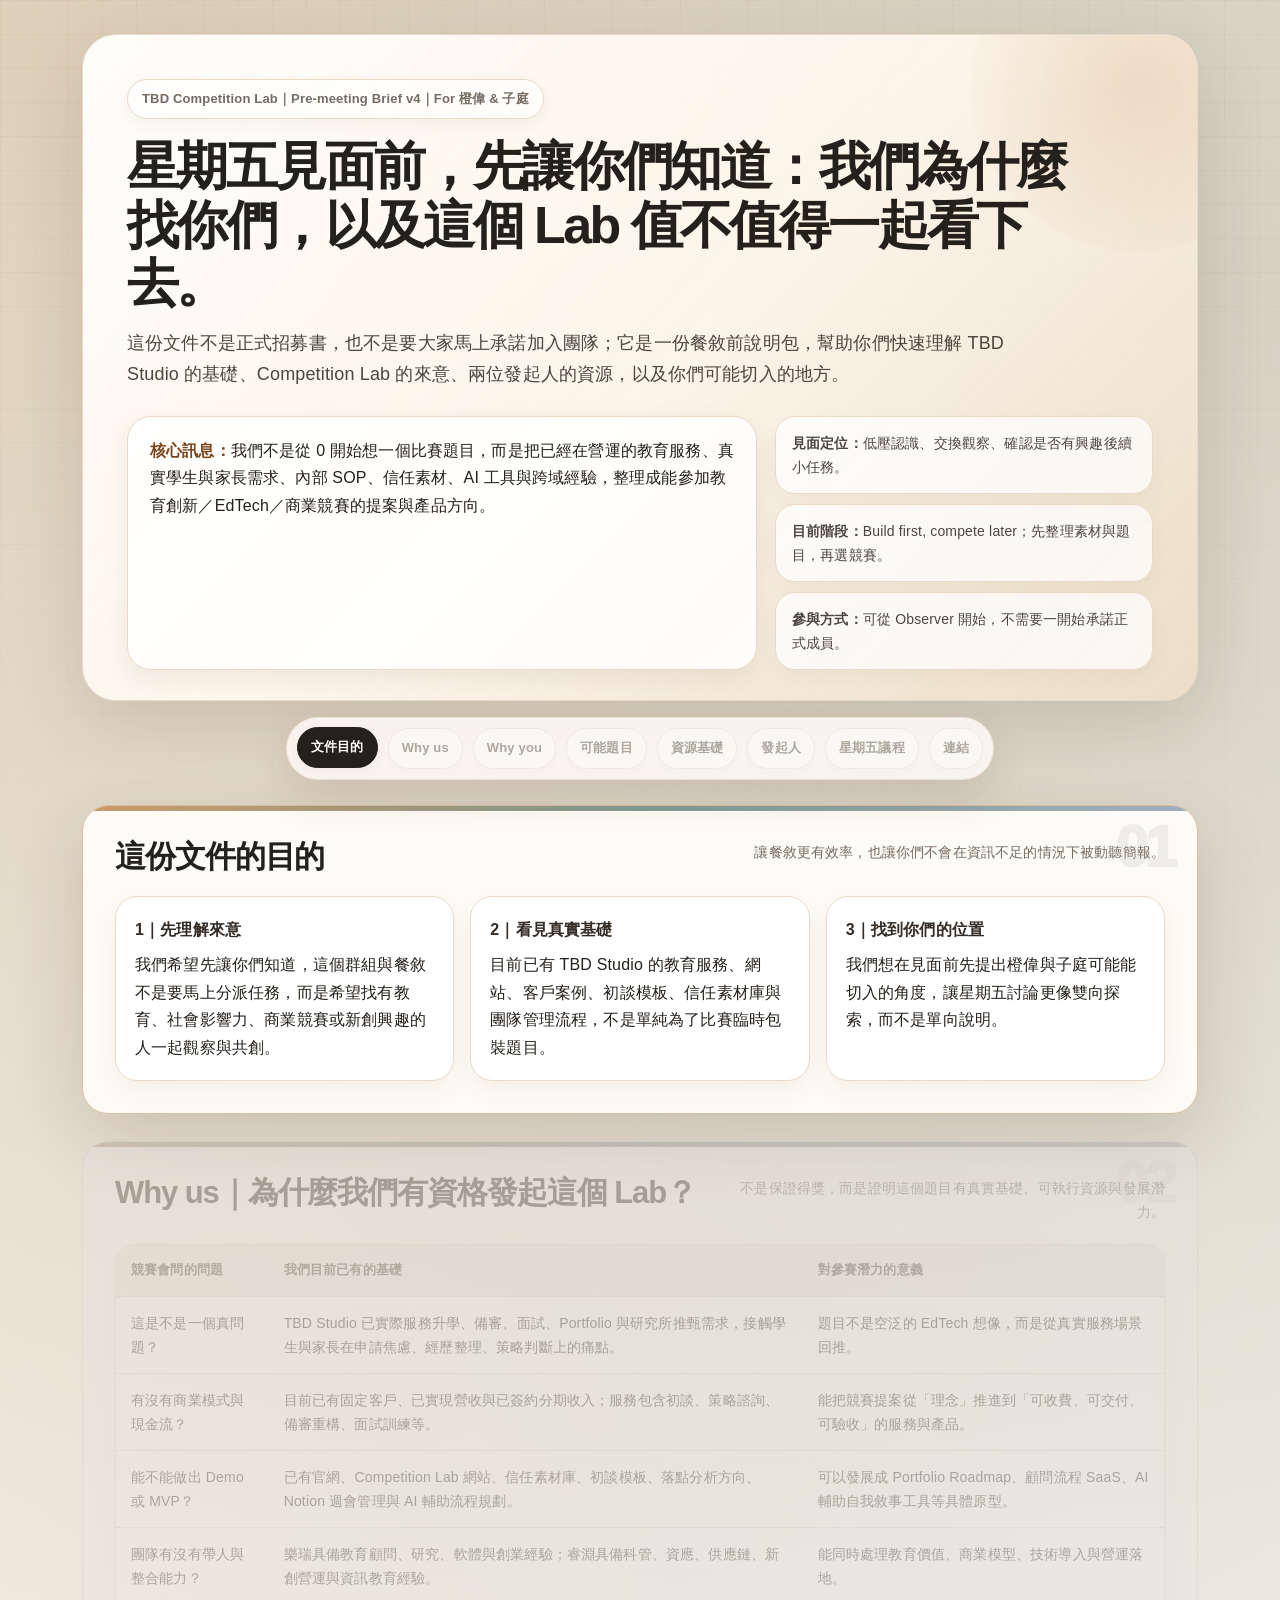
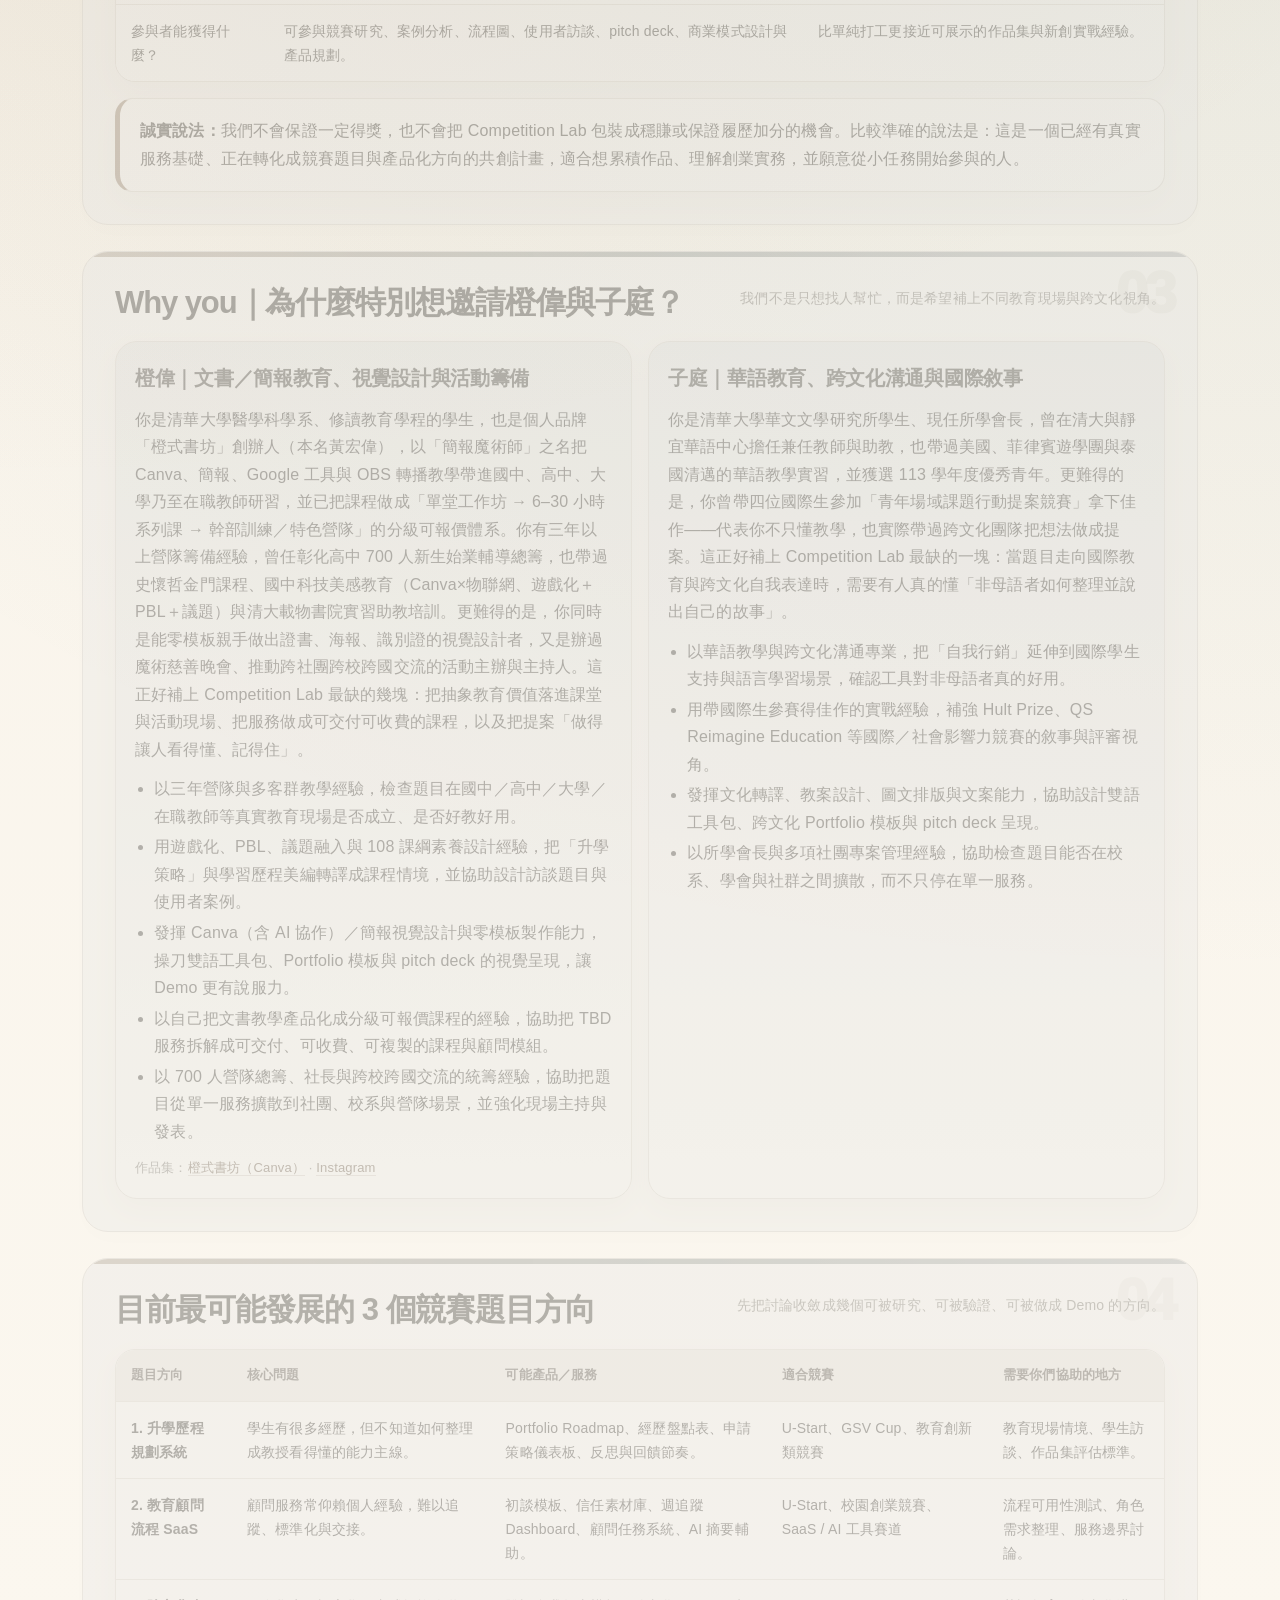
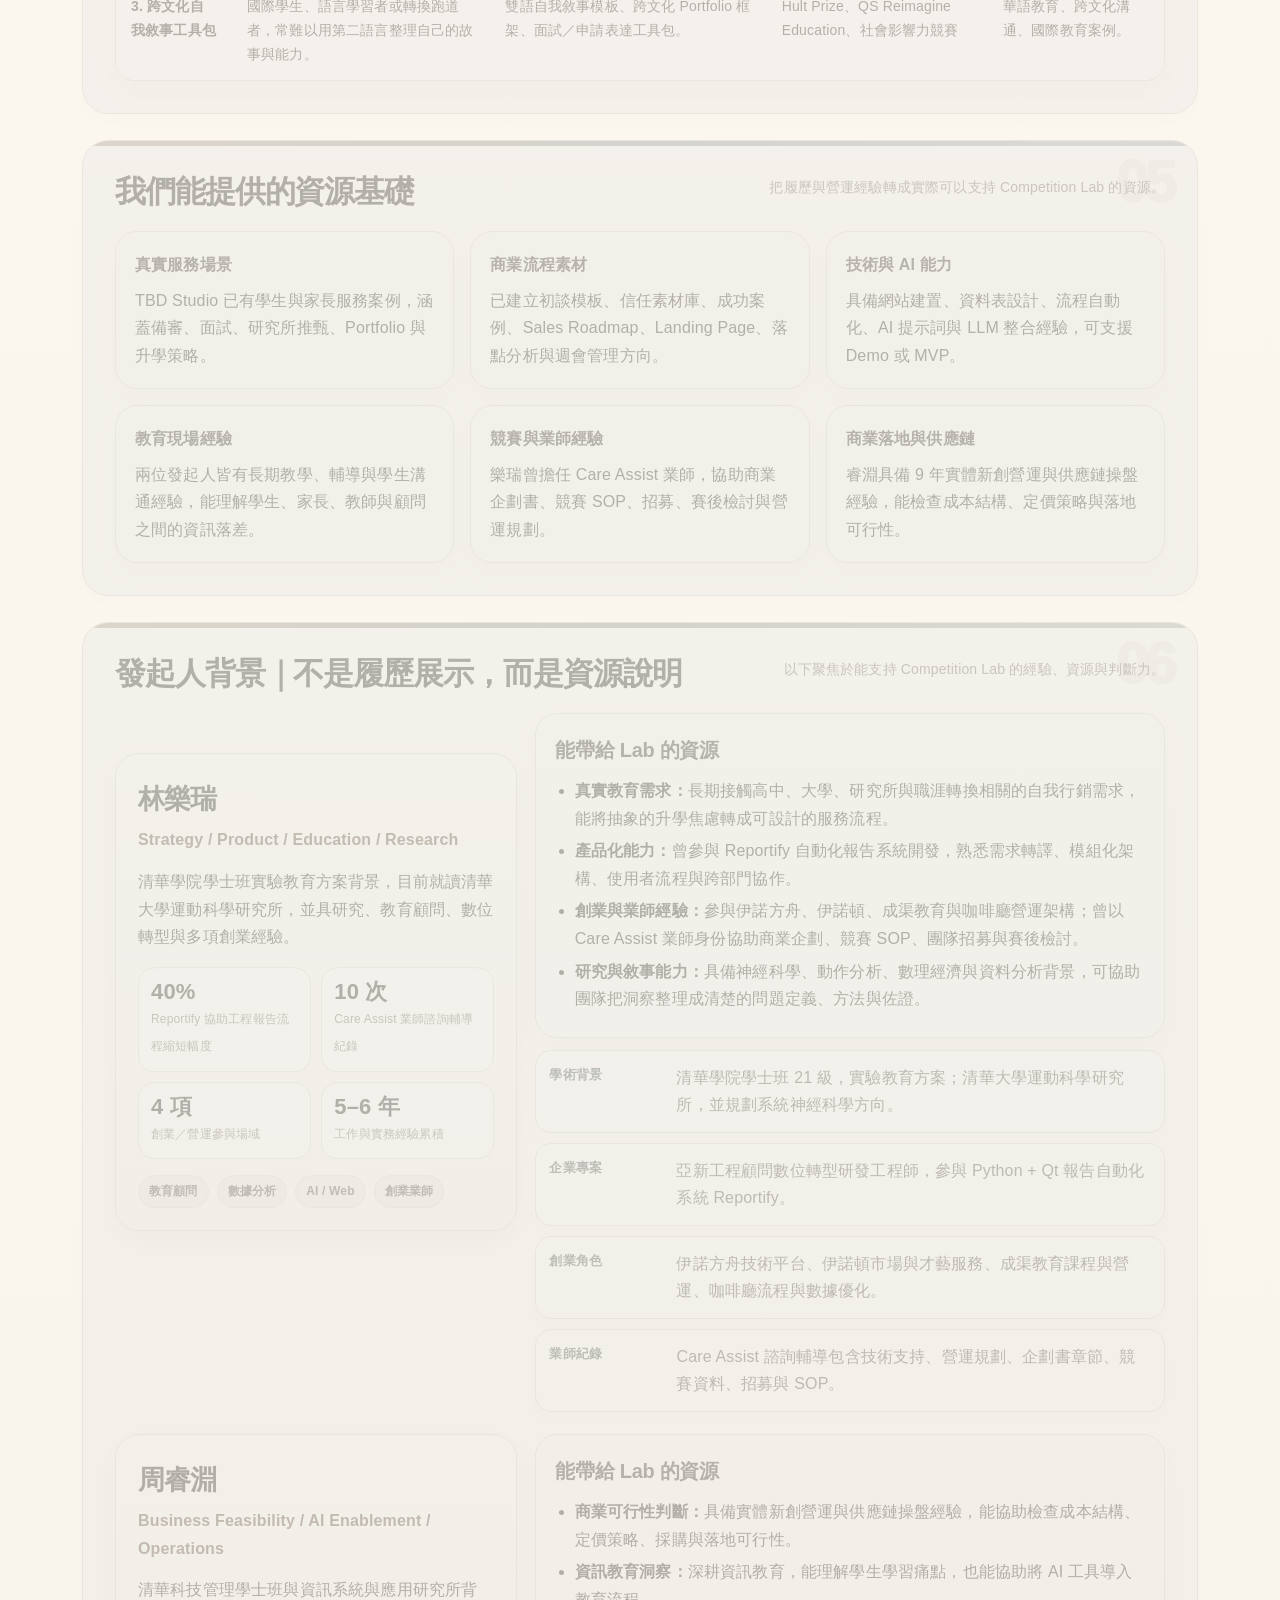
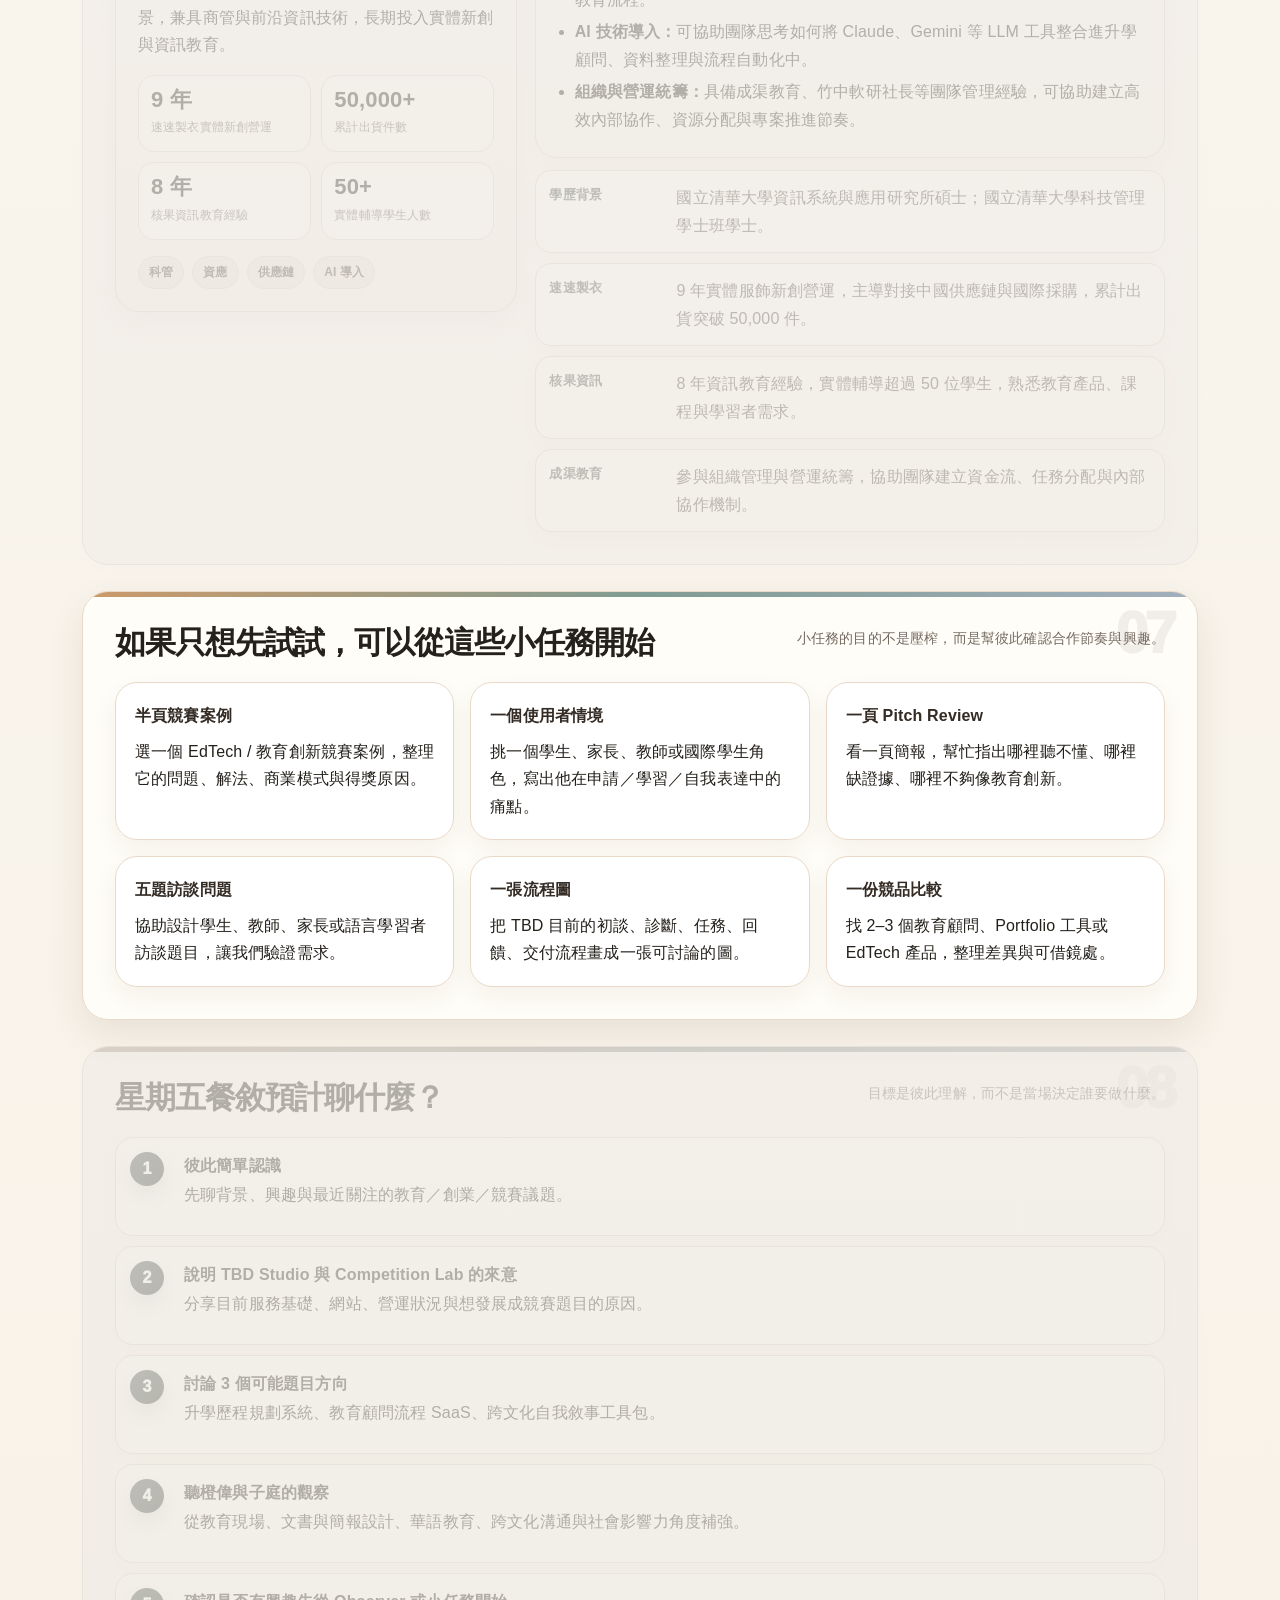
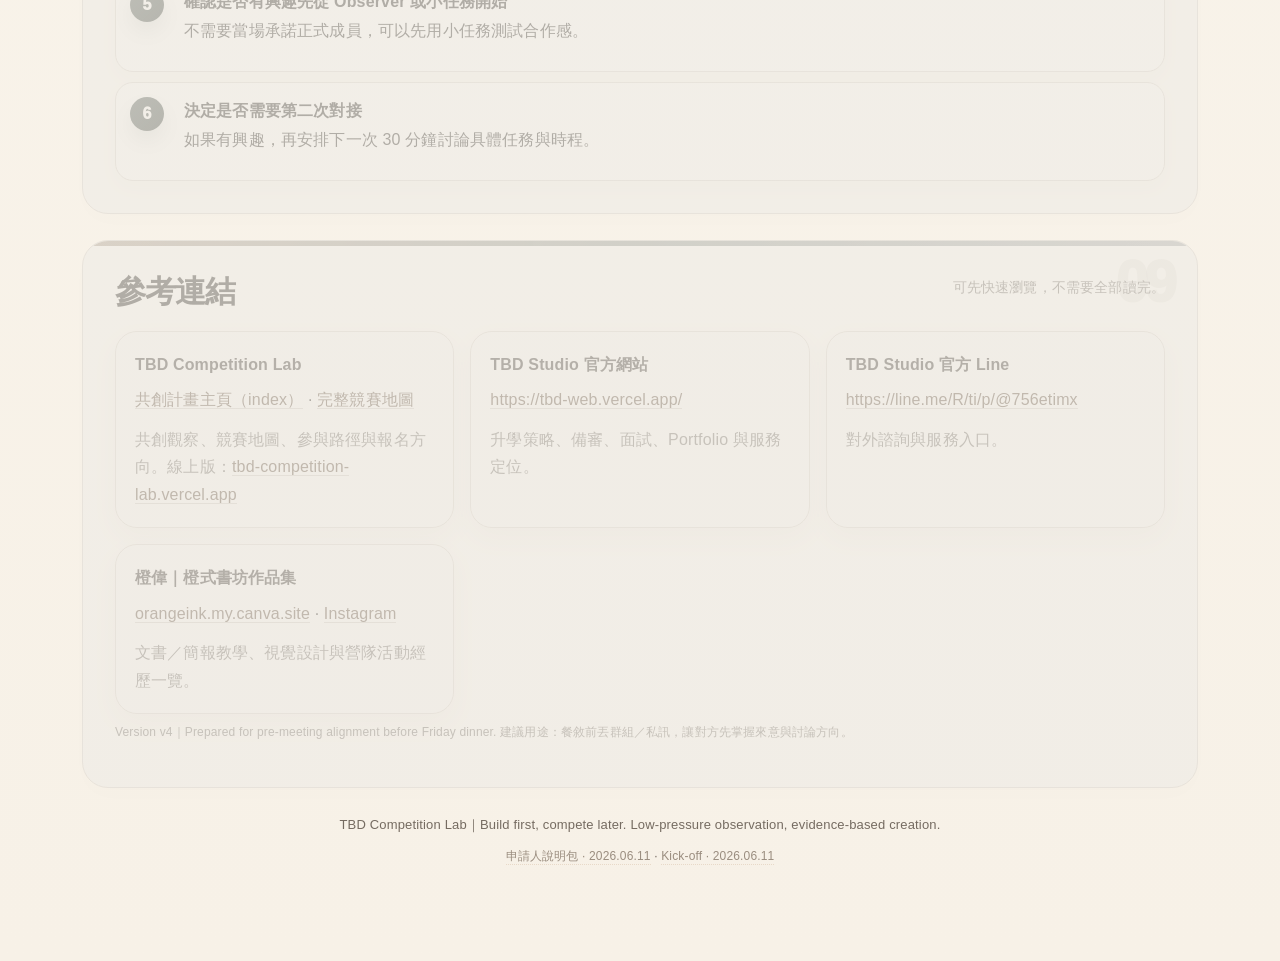
<file: Applicant_260529.html>
<!DOCTYPE html>

<html lang="zh-Hant">
<head>
<meta charset="utf-8"/>
<meta name="viewport" content="width=device-width, initial-scale=1.0"/>
<meta name="description" content="TBD Competition Lab 申請人說明包：來意、可信度、Why us / Why you、可能競賽題目、發起人資源與餐敘議程。"/>
<meta property="og:title" content="TBD Competition Lab｜申請人說明包｜橙偉 & 子庭"/>
<meta property="og:description" content="見面前先看這份：我們為什麼找你、Lab 的真實基礎、你可能切入的位置，以及星期五的議程。"/>
<meta property="og:type" content="article"/>
<meta property="og:url" content="https://tbd-competition-lab.vercel.app/Applicant_260529.html"/>
<title>TBD Competition Lab｜申請人說明包｜橙偉 &amp; 子庭</title>
<link rel="icon" type="image/svg+xml" href="favicon.svg"/>
<link rel="stylesheet" href="assets/brief.css"/>
<style>
/* page-specific — add overrides here */
</style>
</head>
<body><div aria-hidden="true" class="progress-bar"></div><a class="skip-link" href="#purpose">跳到主要內容</a>
<main class="page">
<header class="hero">
<div class="eyebrow">TBD Competition Lab｜Pre-meeting Brief v4｜For 橙偉 &amp; 子庭</div>
<h1>星期五見面前，先讓你們知道：我們為什麼找你們，以及這個 Lab 值不值得一起看下去。</h1>
<p class="subtitle">這份文件不是正式招募書，也不是要大家馬上承諾加入團隊；它是一份餐敘前說明包，幫助你們快速理解 TBD Studio 的基礎、Competition Lab 的來意、兩位發起人的資源，以及你們可能切入的地方。</p>
<div class="hero-grid">
<div class="notice">
<strong>核心訊息：</strong>我們不是從 0 開始想一個比賽題目，而是把已經在營運的教育服務、真實學生與家長需求、內部 SOP、信任素材、AI 工具與跨域經驗，整理成能參加教育創新／EdTech／商業競賽的提案與產品方向。
        </div>
<div class="quick-meta">
<div class="meta-item"><b>見面定位：</b>低壓認識、交換觀察、確認是否有興趣後續小任務。</div>
<div class="meta-item"><b>目前階段：</b>Build first, compete later；先整理素材與題目，再選競賽。</div>
<div class="meta-item"><b>參與方式：</b>可從 Observer 開始，不需要一開始承諾正式成員。</div>
</div>
</div>
</header><div aria-label="頁面導覽" class="sticky-nav"><nav class="nav">
<a href="#purpose">文件目的</a><a href="#why-us">Why us</a><a href="#why-you">Why you</a><a href="#topics">可能題目</a><a href="#resources">資源基礎</a><a href="#profiles">發起人</a><a href="#agenda">星期五議程</a><a href="#links">連結</a>
</nav></div>
<section data-kicker="01" id="purpose">
<div class="section-title"><h2>這份文件的目的</h2><p class="section-note">讓餐敘更有效率，也讓你們不會在資訊不足的情況下被動聽簡報。</p></div>
<div class="grid-3">
<div class="card"><h4>1｜先理解來意</h4><p>我們希望先讓你們知道，這個群組與餐敘不是要馬上分派任務，而是希望找有教育、社會影響力、商業競賽或新創興趣的人一起觀察與共創。</p></div>
<div class="card"><h4>2｜看見真實基礎</h4><p>目前已有 TBD Studio 的教育服務、網站、客戶案例、初談模板、信任素材庫與團隊管理流程，不是單純為了比賽臨時包裝題目。</p></div>
<div class="card"><h4>3｜找到你們的位置</h4><p>我們想在見面前先提出橙偉與子庭可能能切入的角度，讓星期五討論更像雙向探索，而不是單向說明。</p></div>
</div>
</section>
<section data-kicker="02" id="why-us">
<div class="section-title"><h2>Why us｜為什麼我們有資格發起這個 Lab？</h2><p class="section-note">不是保證得獎，而是證明這個題目有真實基礎、可執行資源與發展潛力。</p></div>
<div aria-label="可水平捲動的表格" class="table-wrap" role="region"><table>
<thead><tr><th>競賽會問的問題</th><th>我們目前已有的基礎</th><th>對參賽潛力的意義</th></tr></thead>
<tbody>
<tr><td>這是不是一個真問題？</td><td>TBD Studio 已實際服務升學、備審、面試、Portfolio 與研究所推甄需求，接觸學生與家長在申請焦慮、經歷整理、策略判斷上的痛點。</td><td>題目不是空泛的 EdTech 想像，而是從真實服務場景回推。</td></tr>
<tr><td>有沒有商業模式與現金流？</td><td>目前已有固定客戶、已實現營收與已簽約分期收入；服務包含初談、策略諮詢、備審重構、面試訓練等。</td><td>能把競賽提案從「理念」推進到「可收費、可交付、可驗收」的服務與產品。</td></tr>
<tr><td>能不能做出 Demo 或 MVP？</td><td>已有官網、Competition Lab 網站、信任素材庫、初談模板、落點分析方向、Notion 週會管理與 AI 輔助流程規劃。</td><td>可以發展成 Portfolio Roadmap、顧問流程 SaaS、AI 輔助自我敘事工具等具體原型。</td></tr>
<tr><td>團隊有沒有帶人與整合能力？</td><td>樂瑞具備教育顧問、研究、軟體與創業經驗；睿淵具備科管、資應、供應鏈、新創營運與資訊教育經驗。</td><td>能同時處理教育價值、商業模型、技術導入與營運落地。</td></tr>
<tr><td>參與者能獲得什麼？</td><td>可參與競賽研究、案例分析、流程圖、使用者訪談、pitch deck、商業模式設計與產品規劃。</td><td>比單純打工更接近可展示的作品集與新創實戰經驗。</td></tr>
</tbody>
</table></div>
<div class="callout" style="margin-top:16px"><b>誠實說法：</b>我們不會保證一定得獎，也不會把 Competition Lab 包裝成穩賺或保證履歷加分的機會。比較準確的說法是：這是一個已經有真實服務基礎、正在轉化成競賽題目與產品化方向的共創計畫，適合想累積作品、理解創業實務，並願意從小任務開始參與的人。</div>
</section>
<section data-kicker="03" id="why-you">
<div class="section-title"><h2>Why you｜為什麼特別想邀請橙偉與子庭？</h2><p class="section-note">我們不是只想找人幫忙，而是希望補上不同教育現場與跨文化視角。</p></div>
<div class="grid-2">
<div class="card soft">
<h3>橙偉｜文書／簡報教育、視覺設計與活動籌備</h3>
<p>你是清華大學醫學科學系、修讀教育學程的學生，也是個人品牌「橙式書坊」創辦人（本名黃宏偉），以「簡報魔術師」之名把 Canva、簡報、Google 工具與 OBS 轉播教學帶進國中、高中、大學乃至在職教師研習，並已把課程做成「單堂工作坊 → 6–30 小時系列課 → 幹部訓練／特色營隊」的分級可報價體系。你有三年以上營隊籌備經驗，曾任彰化高中 700 人新生始業輔導總籌，也帶過史懷哲金門課程、國中科技美感教育（Canva×物聯網、遊戲化＋PBL＋議題）與清大載物書院實習助教培訓。更難得的是，你同時是能零模板親手做出證書、海報、識別證的視覺設計者，又是辦過魔術慈善晚會、推動跨社團跨校跨國交流的活動主辦與主持人。這正好補上 Competition Lab 最缺的幾塊：把抽象教育價值落進課堂與活動現場、把服務做成可交付可收費的課程，以及把提案「做得讓人看得懂、記得住」。</p>
<ul class="compact">
<li>以三年營隊與多客群教學經驗，檢查題目在國中／高中／大學／在職教師等真實教育現場是否成立、是否好教好用。</li>
<li>用遊戲化、PBL、議題融入與 108 課綱素養設計經驗，把「升學策略」與學習歷程美編轉譯成課程情境，並協助設計訪談題目與使用者案例。</li>
<li>發揮 Canva（含 AI 協作）／簡報視覺設計與零模板製作能力，操刀雙語工具包、Portfolio 模板與 pitch deck 的視覺呈現，讓 Demo 更有說服力。</li>
<li>以自己把文書教學產品化成分級可報價課程的經驗，協助把 TBD 服務拆解成可交付、可收費、可複製的課程與顧問模組。</li>
<li>以 700 人營隊總籌、社長與跨校跨國交流的統籌經驗，協助把題目從單一服務擴散到社團、校系與營隊場景，並強化現場主持與發表。</li>
</ul>
<p class="muted" style="margin:12px 0 0;font-size:13px">作品集：<a href="https://orangeink.my.canva.site/" target="_blank">橙式書坊（Canva）</a> · <a href="https://www.instagram.com/deoxyribonucleic_acid_1260" target="_blank">Instagram</a></p>
</div>
<div class="card blue">
<h3>子庭｜華語教育、跨文化溝通與國際敘事</h3>
<p>你是清華大學華文文學研究所學生、現任所學會長，曾在清大與靜宜華語中心擔任兼任教師與助教，也帶過美國、菲律賓遊學團與泰國清邁的華語教學實習，並獲選 113 學年度優秀青年。更難得的是，你曾帶四位國際生參加「青年場域課題行動提案競賽」拿下佳作——代表你不只懂教學，也實際帶過跨文化團隊把想法做成提案。這正好補上 Competition Lab 最缺的一塊：當題目走向國際教育與跨文化自我表達時，需要有人真的懂「非母語者如何整理並說出自己的故事」。</p>
<ul class="compact">
<li>以華語教學與跨文化溝通專業，把「自我行銷」延伸到國際學生支持與語言學習場景，確認工具對非母語者真的好用。</li>
<li>用帶國際生參賽得佳作的實戰經驗，補強 Hult Prize、QS Reimagine Education 等國際／社會影響力競賽的敘事與評審視角。</li>
<li>發揮文化轉譯、教案設計、圖文排版與文案能力，協助設計雙語工具包、跨文化 Portfolio 模板與 pitch deck 呈現。</li>
<li>以所學會長與多項社團專案管理經驗，協助檢查題目能否在校系、學會與社群之間擴散，而不只停在單一服務。</li>
</ul>
</div>
</div>
</section>
<section data-kicker="04" id="topics">
<div class="section-title"><h2>目前最可能發展的 3 個競賽題目方向</h2><p class="section-note">先把討論收斂成幾個可被研究、可被驗證、可被做成 Demo 的方向。</p></div>
<div aria-label="可水平捲動的表格" class="table-wrap" role="region"><table>
<thead><tr><th>題目方向</th><th>核心問題</th><th>可能產品／服務</th><th>適合競賽</th><th>需要你們協助的地方</th></tr></thead>
<tbody>
<tr><td><b>1. 升學歷程規劃系統</b></td><td>學生有很多經歷，但不知道如何整理成教授看得懂的能力主線。</td><td>Portfolio Roadmap、經歷盤點表、申請策略儀表板、反思與回饋節奏。</td><td>U-Start、GSV Cup、教育創新類競賽</td><td>教育現場情境、學生訪談、作品集評估標準。</td></tr>
<tr><td><b>2. 教育顧問流程 SaaS</b></td><td>顧問服務常仰賴個人經驗，難以追蹤、標準化與交接。</td><td>初談模板、信任素材庫、週追蹤 Dashboard、顧問任務系統、AI 摘要輔助。</td><td>U-Start、校園創業競賽、SaaS / AI 工具賽道</td><td>流程可用性測試、角色需求整理、服務邊界討論。</td></tr>
<tr><td><b>3. 跨文化自我敘事工具包</b></td><td>國際學生、語言學習者或轉換跑道者，常難以用第二語言整理自己的故事與能力。</td><td>雙語自我敘事模板、跨文化 Portfolio 框架、面試／申請表達工具包。</td><td>Hult Prize、QS Reimagine Education、社會影響力競賽</td><td>華語教育、跨文化溝通、國際教育案例。</td></tr>
</tbody>
</table></div>
</section>
<section data-kicker="05" id="resources">
<div class="section-title"><h2>我們能提供的資源基礎</h2><p class="section-note">把履歷與營運經驗轉成實際可以支持 Competition Lab 的資源。</p></div>
<div class="grid-3">
<div class="card"><h4>真實服務場景</h4><p>TBD Studio 已有學生與家長服務案例，涵蓋備審、面試、研究所推甄、Portfolio 與升學策略。</p></div>
<div class="card"><h4>商業流程素材</h4><p>已建立初談模板、信任素材庫、成功案例、Sales Roadmap、Landing Page、落點分析與週會管理方向。</p></div>
<div class="card"><h4>技術與 AI 能力</h4><p>具備網站建置、資料表設計、流程自動化、AI 提示詞與 LLM 整合經驗，可支援 Demo 或 MVP。</p></div>
<div class="card"><h4>教育現場經驗</h4><p>兩位發起人皆有長期教學、輔導與學生溝通經驗，能理解學生、家長、教師與顧問之間的資訊落差。</p></div>
<div class="card"><h4>競賽與業師經驗</h4><p>樂瑞曾擔任 Care Assist 業師，協助商業企劃書、競賽 SOP、招募、賽後檢討與營運規劃。</p></div>
<div class="card"><h4>商業落地與供應鏈</h4><p>睿淵具備 9 年實體新創營運與供應鏈操盤經驗，能檢查成本結構、定價策略與落地可行性。</p></div>
</div>
</section>
<section data-kicker="06" id="profiles">
<div class="section-title"><h2>發起人背景｜不是履歷展示，而是資源說明</h2><p class="section-note">以下聚焦於能支持 Competition Lab 的經驗、資源與判斷力。</p></div>
<div class="profile" style="margin-bottom:22px">
<aside class="profile-head">
<p class="name">林樂瑞</p>
<div class="role">Strategy / Product / Education / Research</div>
<p>清華學院學士班實驗教育方案背景，目前就讀清華大學運動科學研究所，並具研究、教育顧問、數位轉型與多項創業經驗。</p>
<div class="metric-grid">
<div class="metric"><b>40%</b><span>Reportify 協助工程報告流程縮短幅度</span></div>
<div class="metric"><b>10 次</b><span>Care Assist 業師諮詢輔導紀錄</span></div>
<div class="metric"><b>4 項</b><span>創業／營運參與場域</span></div>
<div class="metric"><b>5–6 年</b><span>工作與實務經驗累積</span></div>
</div>
<div class="tag-row"><span class="tag">教育顧問</span><span class="tag">數據分析</span><span class="tag">AI / Web</span><span class="tag">創業業師</span></div>
</aside>
<div>
<div class="card">
<h3>能帶給 Lab 的資源</h3>
<ul>
<li><b>真實教育需求：</b>長期接觸高中、大學、研究所與職涯轉換相關的自我行銷需求，能將抽象的升學焦慮轉成可設計的服務流程。</li>
<li><b>產品化能力：</b>曾參與 Reportify 自動化報告系統開發，熟悉需求轉譯、模組化架構、使用者流程與跨部門協作。</li>
<li><b>創業與業師經驗：</b>參與伊諾方舟、伊諾頓、成渠教育與咖啡廳營運架構；曾以 Care Assist 業師身份協助商業企劃、競賽 SOP、團隊招募與賽後檢討。</li>
<li><b>研究與敘事能力：</b>具備神經科學、動作分析、數理經濟與資料分析背景，可協助團隊把洞察整理成清楚的問題定義、方法與佐證。</li>
</ul>
</div>
<div class="timeline" style="margin-top:12px">
<div class="event"><div class="date">學術背景</div><p>清華學院學士班 21 級，實驗教育方案；清華大學運動科學研究所，並規劃系統神經科學方向。</p></div>
<div class="event"><div class="date">企業專案</div><p>亞新工程顧問數位轉型研發工程師，參與 Python + Qt 報告自動化系統 Reportify。</p></div>
<div class="event"><div class="date">創業角色</div><p>伊諾方舟技術平台、伊諾頓市場與才藝服務、成渠教育課程與營運、咖啡廳流程與數據優化。</p></div>
<div class="event"><div class="date">業師紀錄</div><p>Care Assist 諮詢輔導包含技術支持、營運規劃、企劃書章節、競賽資料、招募與 SOP。</p></div>
</div>
</div>
</div>
<div class="profile">
<aside class="profile-head">
<p class="name">周睿淵</p>
<div class="role">Business Feasibility / AI Enablement / Operations</div>
<p>清華科技管理學士班與資訊系統與應用研究所背景，兼具商管與前沿資訊技術，長期投入實體新創與資訊教育。</p>
<div class="metric-grid">
<div class="metric"><b>9 年</b><span>速速製衣實體新創營運</span></div>
<div class="metric"><b>50,000+</b><span>累計出貨件數</span></div>
<div class="metric"><b>8 年</b><span>核果資訊教育經驗</span></div>
<div class="metric"><b>50+</b><span>實體輔導學生人數</span></div>
</div>
<div class="tag-row"><span class="tag">科管</span><span class="tag">資應</span><span class="tag">供應鏈</span><span class="tag">AI 導入</span></div>
</aside>
<div>
<div class="card">
<h3>能帶給 Lab 的資源</h3>
<ul>
<li><b>商業可行性判斷：</b>具備實體新創營運與供應鏈操盤經驗，能協助檢查成本結構、定價策略、採購與落地可行性。</li>
<li><b>資訊教育洞察：</b>深耕資訊教育，能理解學生學習痛點，也能協助將 AI 工具導入教育流程。</li>
<li><b>AI 技術導入：</b>可協助團隊思考如何將 Claude、Gemini 等 LLM 工具整合進升學顧問、資料整理與流程自動化中。</li>
<li><b>組織與營運統籌：</b>具備成渠教育、竹中軟研社長等團隊管理經驗，可協助建立高效內部協作、資源分配與專案推進節奏。</li>
</ul>
</div>
<div class="timeline" style="margin-top:12px">
<div class="event"><div class="date">學歷背景</div><p>國立清華大學資訊系統與應用研究所碩士；國立清華大學科技管理學士班學士。</p></div>
<div class="event"><div class="date">速速製衣</div><p>9 年實體服飾新創營運，主導對接中國供應鏈與國際採購，累計出貨突破 50,000 件。</p></div>
<div class="event"><div class="date">核果資訊</div><p>8 年資訊教育經驗，實體輔導超過 50 位學生，熟悉教育產品、課程與學習者需求。</p></div>
<div class="event"><div class="date">成渠教育</div><p>參與組織管理與營運統籌，協助團隊建立資金流、任務分配與內部協作機制。</p></div>
</div>
</div>
</div>
</section>
<section data-kicker="07" id="tasks">
<div class="section-title"><h2>如果只想先試試，可以從這些小任務開始</h2><p class="section-note">小任務的目的不是壓榨，而是幫彼此確認合作節奏與興趣。</p></div>
<div class="grid-3">
<div class="card"><h4>半頁競賽案例</h4><p>選一個 EdTech / 教育創新競賽案例，整理它的問題、解法、商業模式與得獎原因。</p></div>
<div class="card"><h4>一個使用者情境</h4><p>挑一個學生、家長、教師或國際學生角色，寫出他在申請／學習／自我表達中的痛點。</p></div>
<div class="card"><h4>一頁 Pitch Review</h4><p>看一頁簡報，幫忙指出哪裡聽不懂、哪裡缺證據、哪裡不夠像教育創新。</p></div>
<div class="card"><h4>五題訪談問題</h4><p>協助設計學生、教師、家長或語言學習者訪談題目，讓我們驗證需求。</p></div>
<div class="card"><h4>一張流程圖</h4><p>把 TBD 目前的初談、診斷、任務、回饋、交付流程畫成一張可討論的圖。</p></div>
<div class="card"><h4>一份競品比較</h4><p>找 2–3 個教育顧問、Portfolio 工具或 EdTech 產品，整理差異與可借鏡處。</p></div>
</div>
</section>
<section data-kicker="08" id="agenda">
<div class="section-title"><h2>星期五餐敘預計聊什麼？</h2><p class="section-note">目標是彼此理解，而不是當場決定誰要做什麼。</p></div>
<div class="agenda">
<div class="step"><div><b>彼此簡單認識</b><p>先聊背景、興趣與最近關注的教育／創業／競賽議題。</p></div></div>
<div class="step"><div><b>說明 TBD Studio 與 Competition Lab 的來意</b><p>分享目前服務基礎、網站、營運狀況與想發展成競賽題目的原因。</p></div></div>
<div class="step"><div><b>討論 3 個可能題目方向</b><p>升學歷程規劃系統、教育顧問流程 SaaS、跨文化自我敘事工具包。</p></div></div>
<div class="step"><div><b>聽橙偉與子庭的觀察</b><p>從教育現場、文書與簡報設計、華語教育、跨文化溝通與社會影響力角度補強。</p></div></div>
<div class="step"><div><b>確認是否有興趣先從 Observer 或小任務開始</b><p>不需要當場承諾正式成員，可以先用小任務測試合作感。</p></div></div>
<div class="step"><div><b>決定是否需要第二次對接</b><p>如果有興趣，再安排下一次 30 分鐘討論具體任務與時程。</p></div></div>
</div>
</section>
<section data-kicker="09" id="links">
<div class="section-title"><h2>參考連結</h2><p class="section-note">可先快速瀏覽，不需要全部讀完。</p></div>
<div class="grid-3">
<div class="card"><h4>TBD Competition Lab</h4><p><a href="index.html">共創計畫主頁（index）</a> · <a href="competitions.html">完整競賽地圖</a></p><p class="muted">共創觀察、競賽地圖、參與路徑與報名方向。線上版：<a href="https://tbd-competition-lab.vercel.app" target="_blank">tbd-competition-lab.vercel.app</a></p></div>
<div class="card"><h4>TBD Studio 官方網站</h4><p><a href="https://tbd-web.vercel.app/" target="_blank">https://tbd-web.vercel.app/</a></p><p class="muted">升學策略、備審、面試、Portfolio 與服務定位。</p></div>
<div class="card"><h4>TBD Studio 官方 Line</h4><p><a href="https://line.me/R/ti/p/@756etimx" target="_blank">https://line.me/R/ti/p/@756etimx</a></p><p class="muted">對外諮詢與服務入口。</p></div>
<div class="card"><h4>橙偉｜橙式書坊作品集</h4><p><a href="https://orangeink.my.canva.site/" target="_blank">orangeink.my.canva.site</a> · <a href="https://www.instagram.com/deoxyribonucleic_acid_1260" target="_blank">Instagram</a></p><p class="muted">文書／簡報教學、視覺設計與營隊活動經歷一覽。</p></div>
</div>
<p class="print-note">Version v4｜Prepared for pre-meeting alignment before Friday dinner. 建議用途：餐敘前丟群組／私訊，讓對方先掌握來意與討論方向。</p>
</section>
<div class="footer">TBD Competition Lab｜Build first, compete later. Low-pressure observation, evidence-based creation.</div>
</main>
<button aria-label="回到頁首" class="back-top" type="button">↑</button><script src="assets/brief.js"></script></body>
</html>
</file>
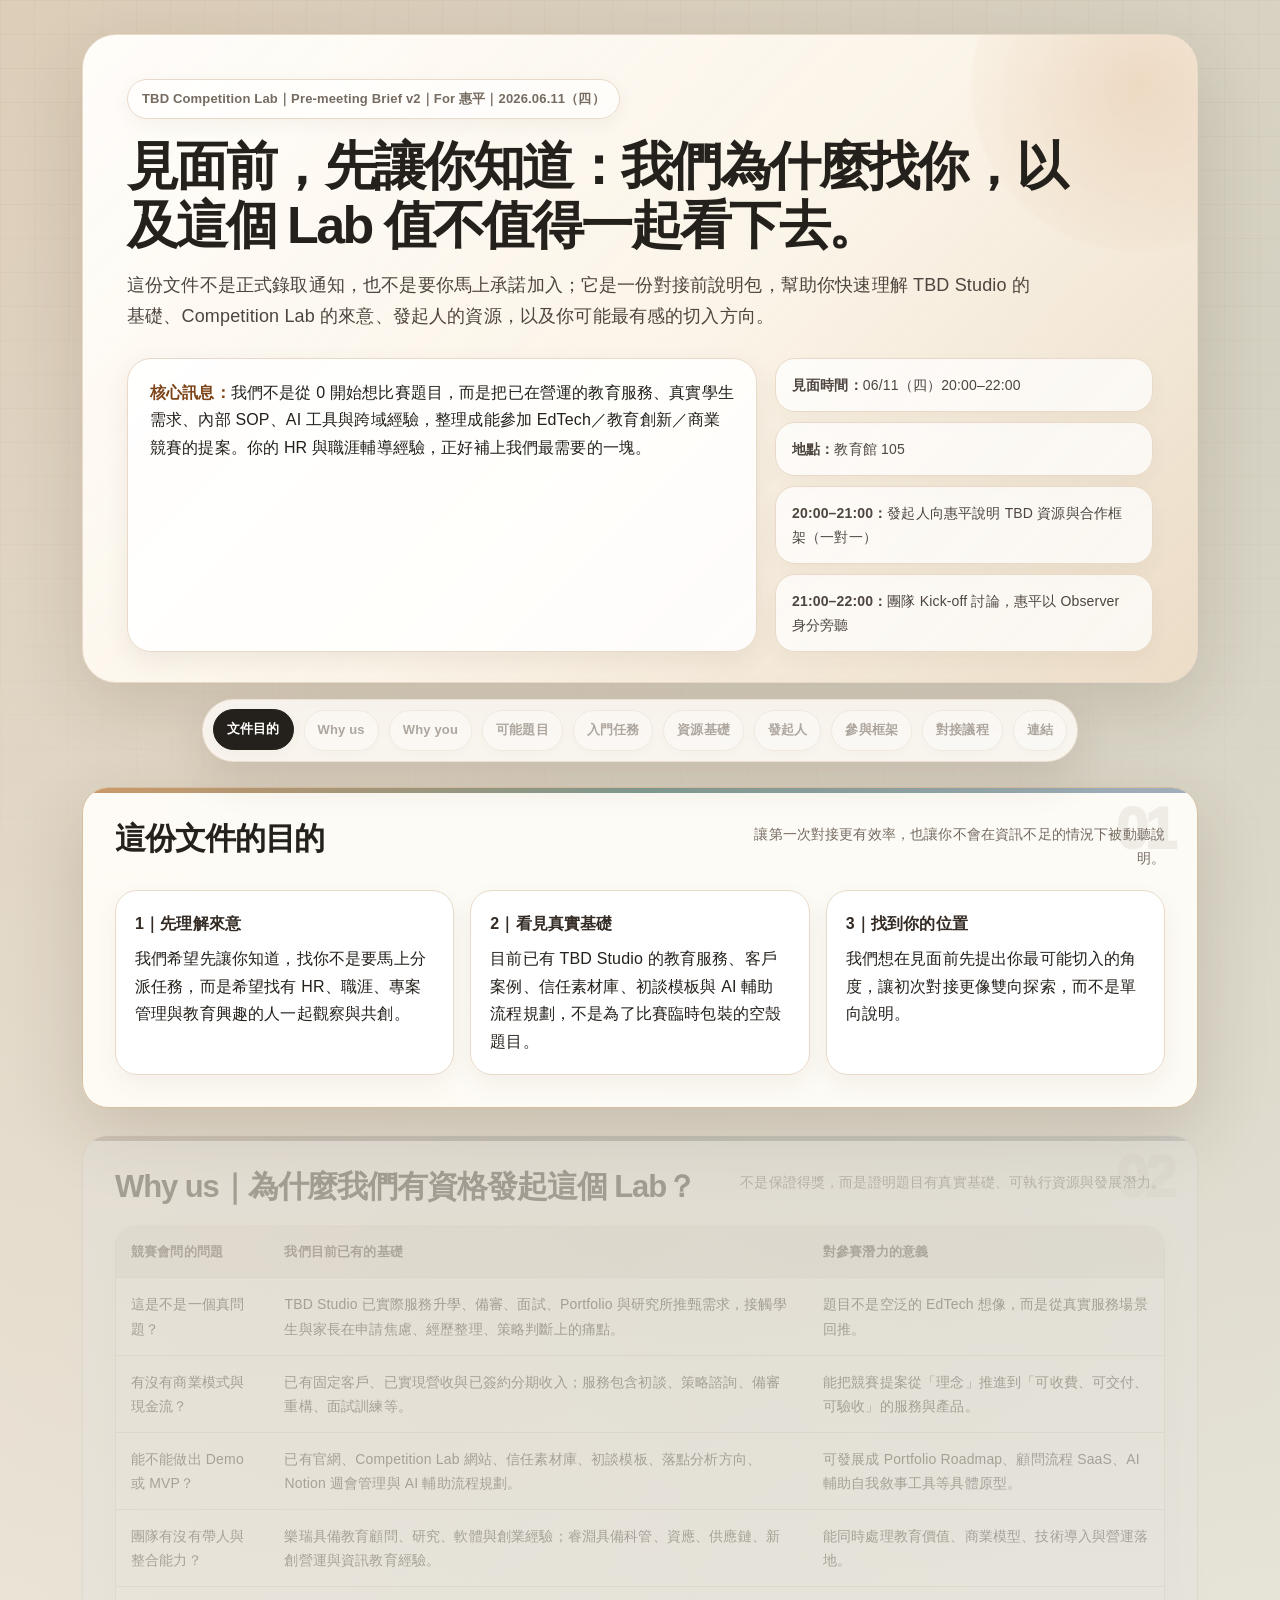
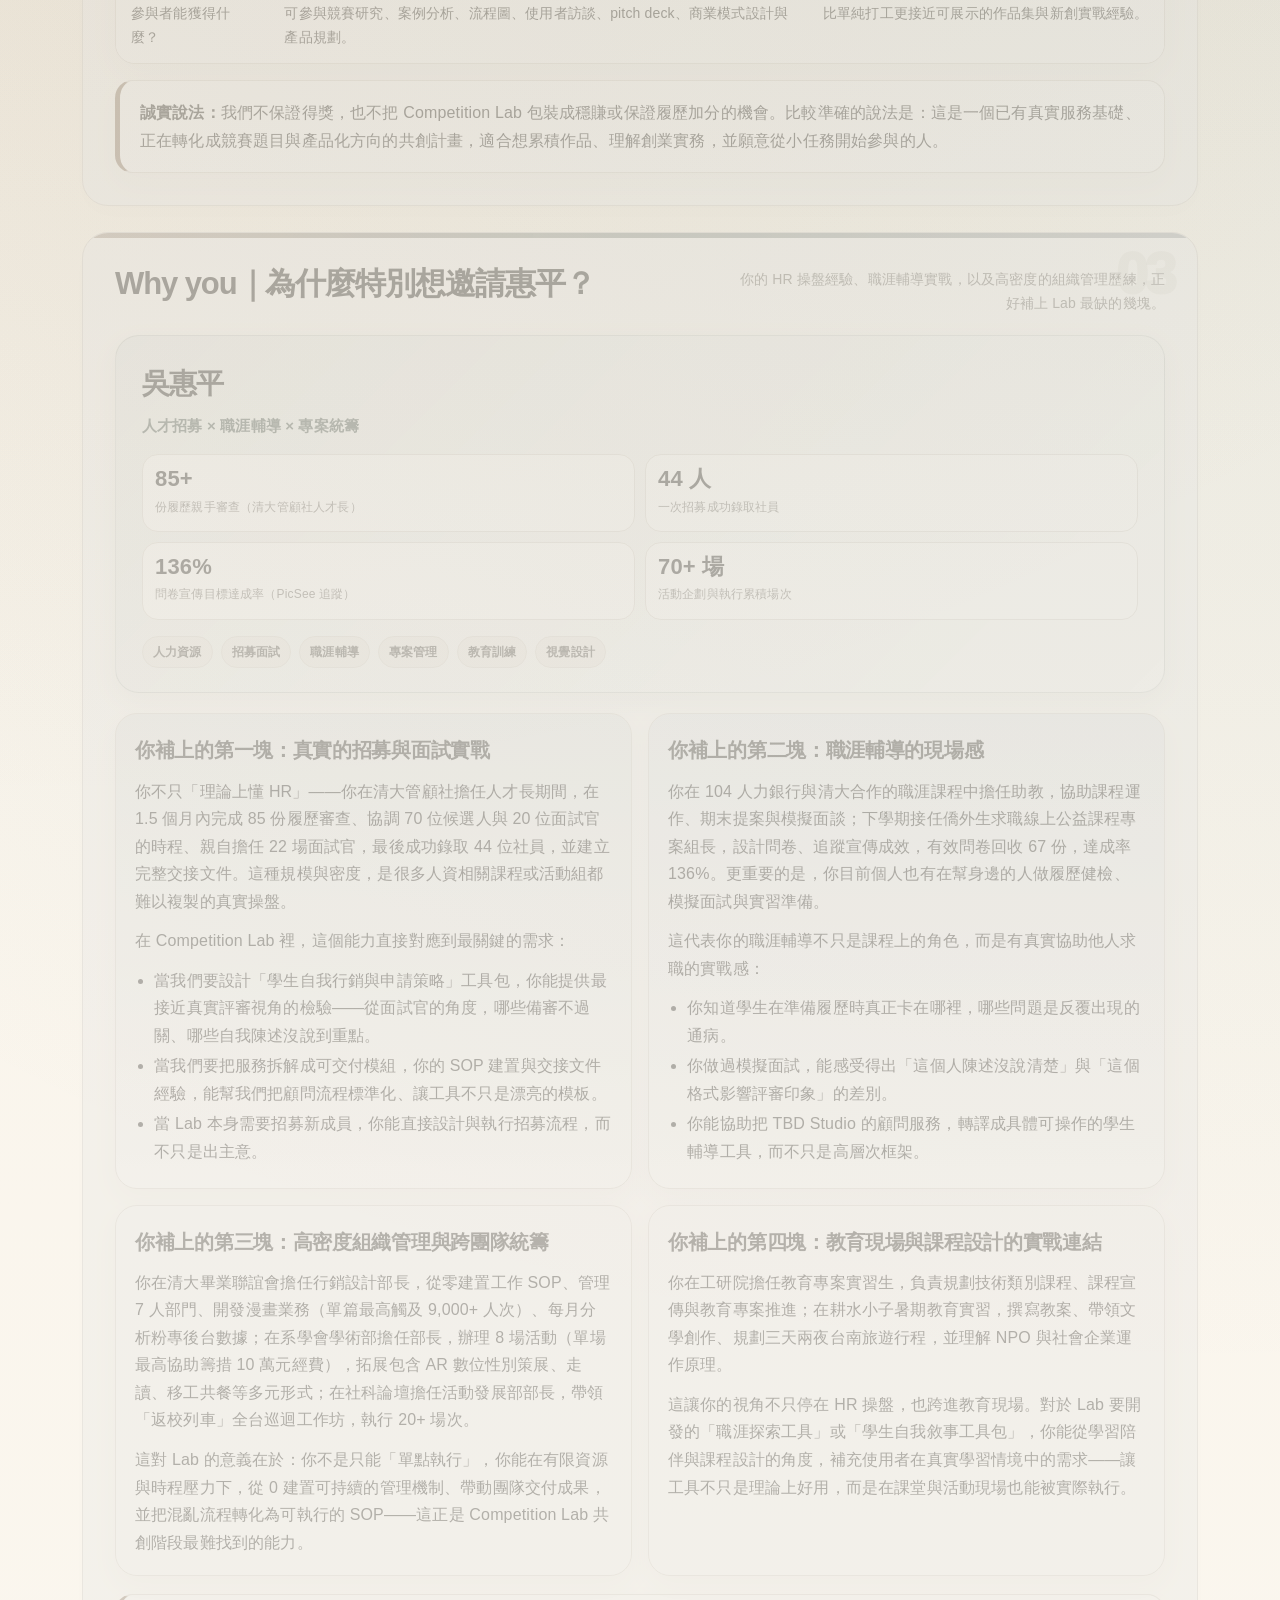
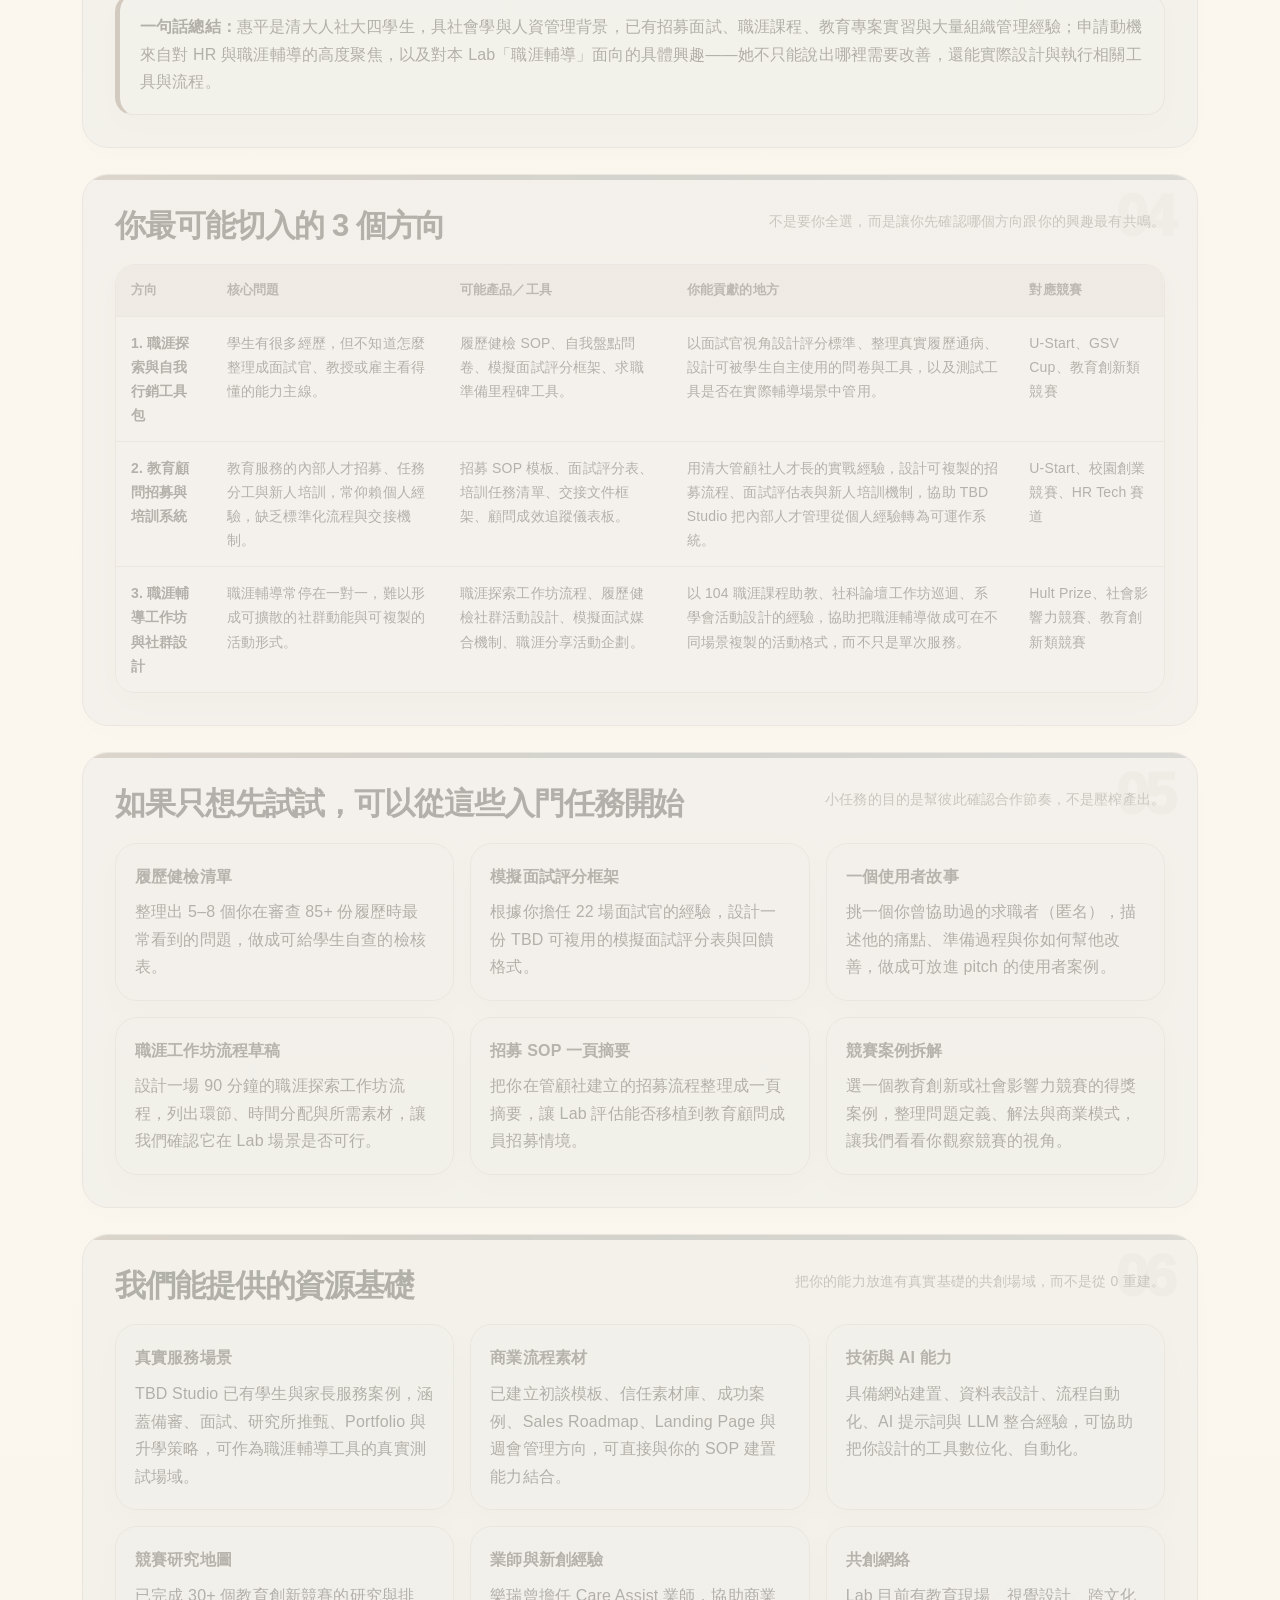
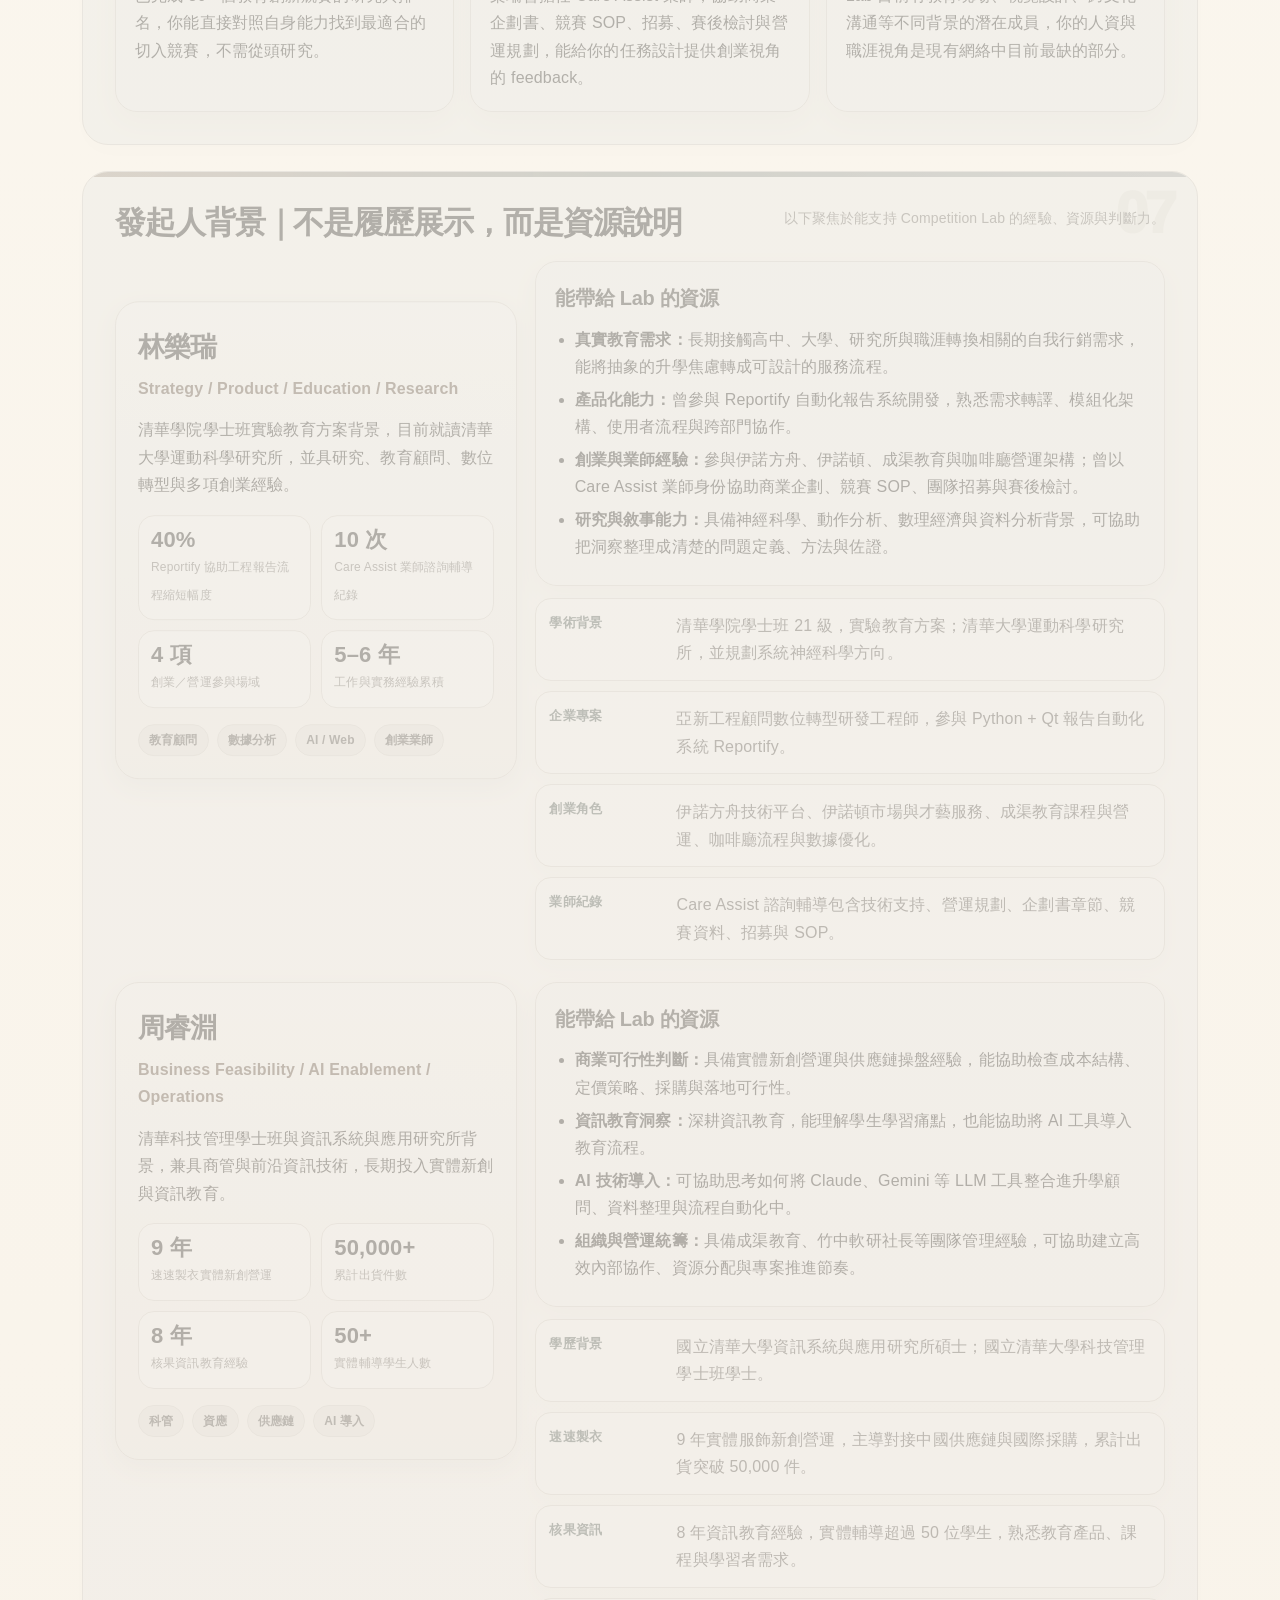
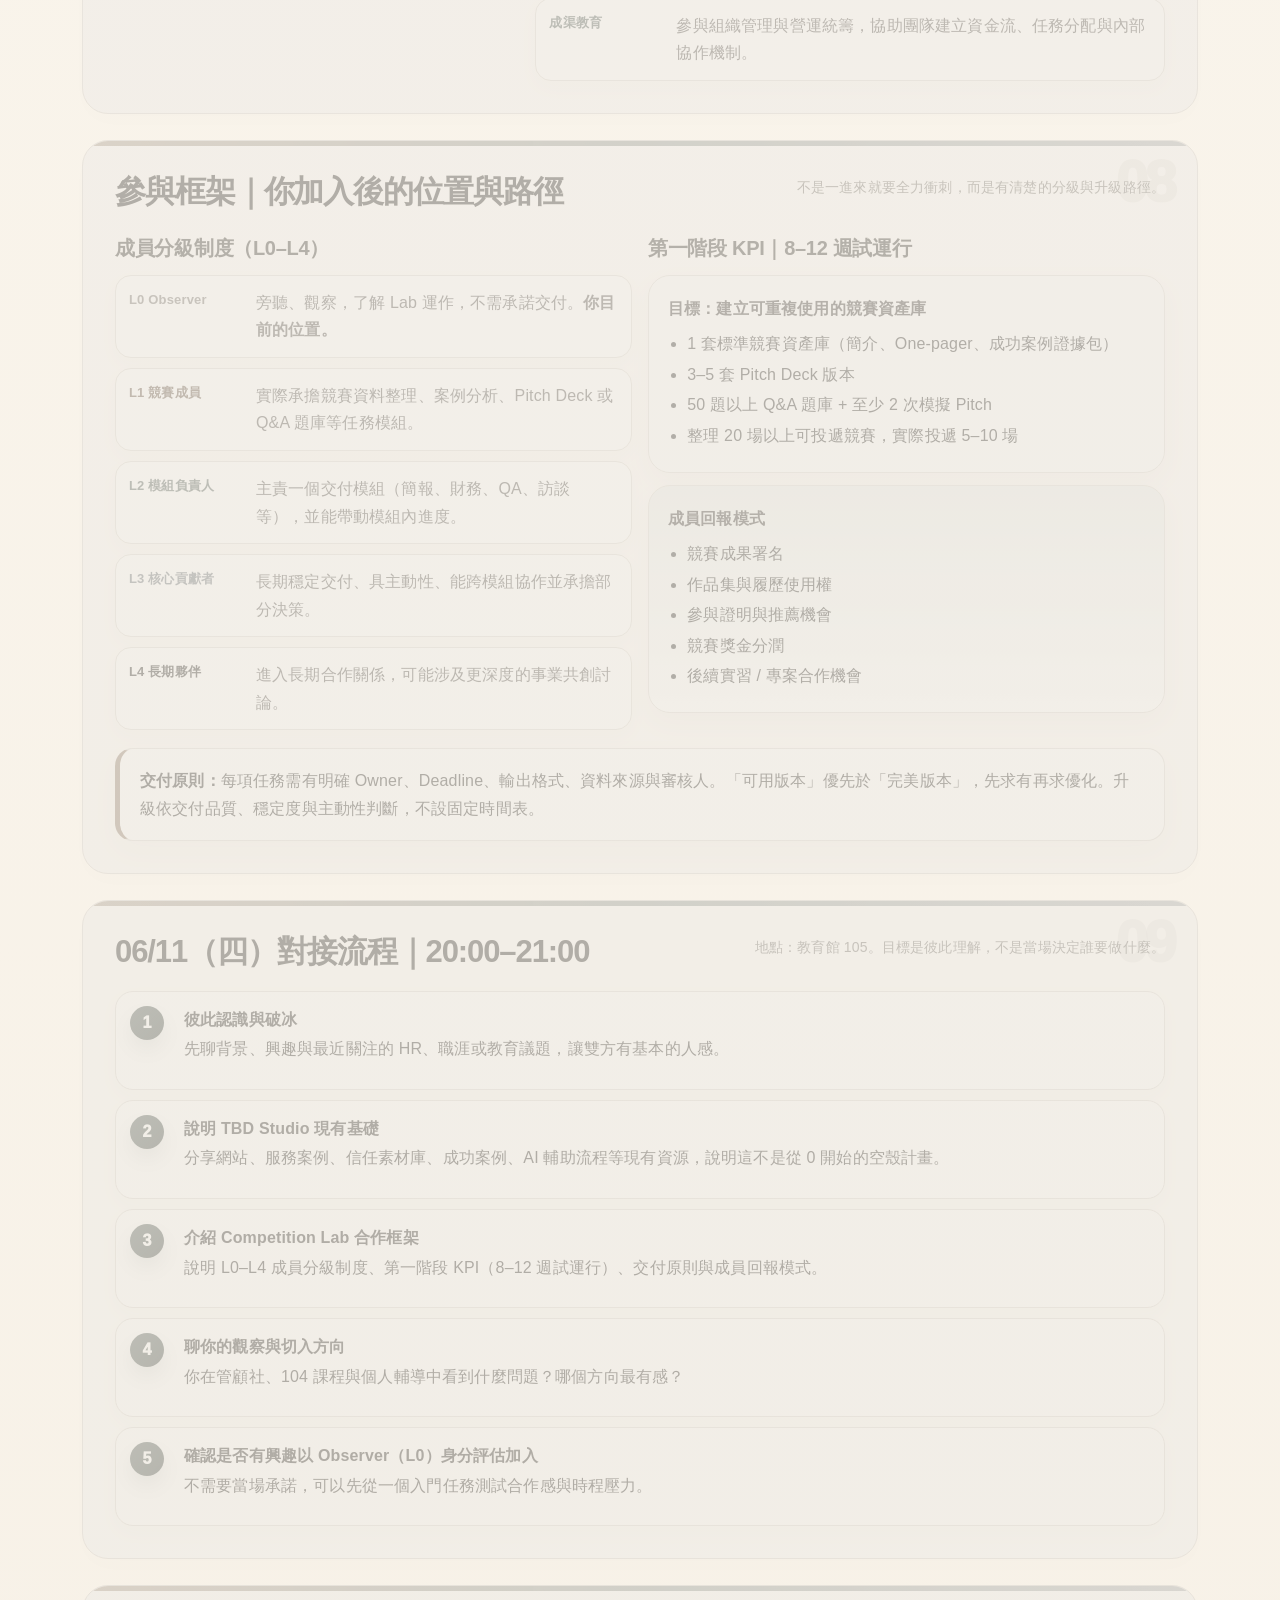
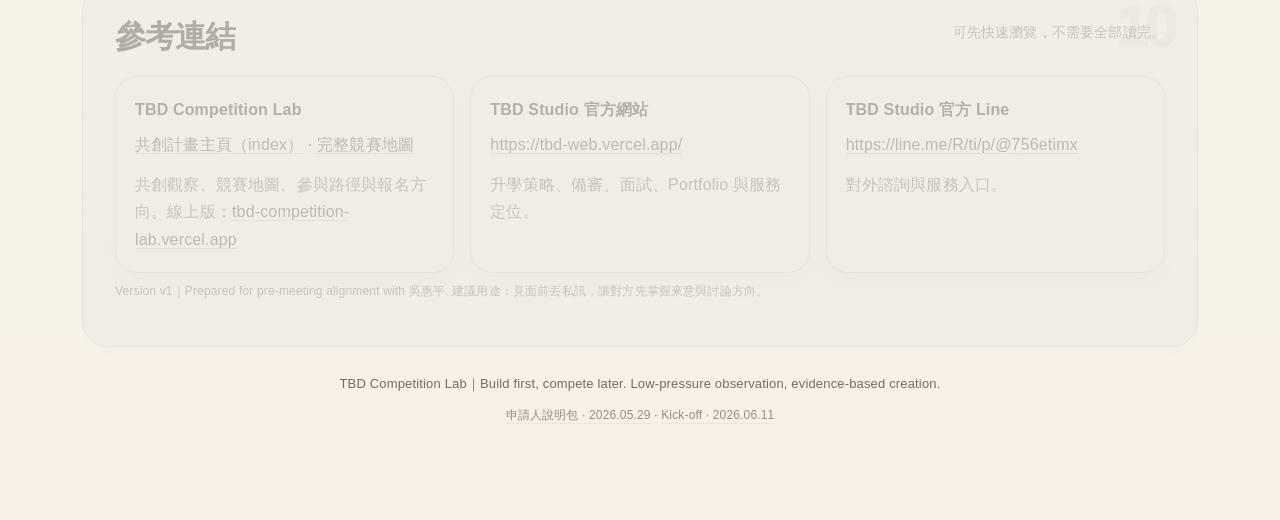
<file: Applicant_260611.html>
<!DOCTYPE html>

<html lang="zh-Hant">
<head>
<meta charset="utf-8"/>
<meta name="viewport" content="width=device-width, initial-scale=1.0"/>
<meta name="description" content="TBD Competition Lab 申請人說明包：來意、可信度、Why us / Why you、可能切入任務、發起人資源與初次對接議程。"/>
<meta property="og:title" content="TBD Competition Lab｜申請人說明包｜吳惠平"/>
<meta property="og:description" content="見面前先看這份：我們為什麼找你、Lab 的真實基礎、你的 HR 與職涯輔導能力如何切入，以及 06/11 的對接流程。"/>
<meta property="og:type" content="article"/>
<meta property="og:url" content="https://tbd-competition-lab.vercel.app/Applicant_260611.html"/>
<title>TBD Competition Lab｜申請人說明包｜吳惠平</title>
<link rel="icon" type="image/svg+xml" href="favicon.svg"/>
<link rel="stylesheet" href="assets/brief.css"/>
<style>
/* page-specific — add overrides here */
.applicant-hero{background:linear-gradient(135deg,var(--green-soft),rgba(255,255,255,.92));border:1px solid rgba(49,95,83,.2);border-radius:24px;padding:24px 26px;box-shadow:var(--shadow-sm)}
.applicant-hero .name{font-size:28px;font-weight:950;letter-spacing:-.035em;margin:0 0 4px}
.applicant-hero .role{color:var(--green);font-weight:850;margin-bottom:14px;font-size:15px}
</style>
</head>
<body><div aria-hidden="true" class="progress-bar"></div><a class="skip-link" href="#purpose">跳到主要內容</a>
<main class="page">
<header class="hero">
<div class="eyebrow">TBD Competition Lab｜Pre-meeting Brief v2｜For 惠平｜2026.06.11（四）</div>
<h1>見面前，先讓你知道：我們為什麼找你，以及這個 Lab 值不值得一起看下去。</h1>
<p class="subtitle">這份文件不是正式錄取通知，也不是要你馬上承諾加入；它是一份對接前說明包，幫助你快速理解 TBD Studio 的基礎、Competition Lab 的來意、發起人的資源，以及你可能最有感的切入方向。</p>
<div class="hero-grid">
<div class="notice">
<strong>核心訊息：</strong>我們不是從 0 開始想比賽題目，而是把已在營運的教育服務、真實學生需求、內部 SOP、AI 工具與跨域經驗，整理成能參加 EdTech／教育創新／商業競賽的提案。你的 HR 與職涯輔導經驗，正好補上我們最需要的一塊。
</div>
<div class="quick-meta">
<div class="meta-item"><b>見面時間：</b>06/11（四）20:00–22:00</div>
<div class="meta-item"><b>地點：</b>教育館 105</div>
<div class="meta-item"><b>20:00–21:00：</b>發起人向惠平說明 TBD 資源與合作框架（一對一）</div>
<div class="meta-item"><b>21:00–22:00：</b>團隊 Kick-off 討論，惠平以 Observer 身分旁聽</div>
</div>
</div>
</header>
<div aria-label="頁面導覽" class="sticky-nav"><nav class="nav">
<a href="#purpose">文件目的</a><a href="#why-us">Why us</a><a href="#why-you">Why you</a><a href="#topics">可能題目</a><a href="#tasks">入門任務</a><a href="#resources">資源基礎</a><a href="#profiles">發起人</a><a href="#framework">參與框架</a><a href="#agenda">對接議程</a><a href="#links">連結</a>
</nav></div>

<section data-kicker="01" id="purpose">
<div class="section-title"><h2>這份文件的目的</h2><p class="section-note">讓第一次對接更有效率，也讓你不會在資訊不足的情況下被動聽說明。</p></div>
<div class="grid-3">
<div class="card"><h4>1｜先理解來意</h4><p>我們希望先讓你知道，找你不是要馬上分派任務，而是希望找有 HR、職涯、專案管理與教育興趣的人一起觀察與共創。</p></div>
<div class="card"><h4>2｜看見真實基礎</h4><p>目前已有 TBD Studio 的教育服務、客戶案例、信任素材庫、初談模板與 AI 輔助流程規劃，不是為了比賽臨時包裝的空殼題目。</p></div>
<div class="card"><h4>3｜找到你的位置</h4><p>我們想在見面前先提出你最可能切入的角度，讓初次對接更像雙向探索，而不是單向說明。</p></div>
</div>
</section>

<section data-kicker="02" id="why-us">
<div class="section-title"><h2>Why us｜為什麼我們有資格發起這個 Lab？</h2><p class="section-note">不是保證得獎，而是證明題目有真實基礎、可執行資源與發展潛力。</p></div>
<div aria-label="可水平捲動的表格" class="table-wrap" role="region"><table>
<thead><tr><th>競賽會問的問題</th><th>我們目前已有的基礎</th><th>對參賽潛力的意義</th></tr></thead>
<tbody>
<tr><td>這是不是一個真問題？</td><td>TBD Studio 已實際服務升學、備審、面試、Portfolio 與研究所推甄需求，接觸學生與家長在申請焦慮、經歷整理、策略判斷上的痛點。</td><td>題目不是空泛的 EdTech 想像，而是從真實服務場景回推。</td></tr>
<tr><td>有沒有商業模式與現金流？</td><td>已有固定客戶、已實現營收與已簽約分期收入；服務包含初談、策略諮詢、備審重構、面試訓練等。</td><td>能把競賽提案從「理念」推進到「可收費、可交付、可驗收」的服務與產品。</td></tr>
<tr><td>能不能做出 Demo 或 MVP？</td><td>已有官網、Competition Lab 網站、信任素材庫、初談模板、落點分析方向、Notion 週會管理與 AI 輔助流程規劃。</td><td>可發展成 Portfolio Roadmap、顧問流程 SaaS、AI 輔助自我敘事工具等具體原型。</td></tr>
<tr><td>團隊有沒有帶人與整合能力？</td><td>樂瑞具備教育顧問、研究、軟體與創業經驗；睿淵具備科管、資應、供應鏈、新創營運與資訊教育經驗。</td><td>能同時處理教育價值、商業模型、技術導入與營運落地。</td></tr>
<tr><td>參與者能獲得什麼？</td><td>可參與競賽研究、案例分析、流程圖、使用者訪談、pitch deck、商業模式設計與產品規劃。</td><td>比單純打工更接近可展示的作品集與新創實戰經驗。</td></tr>
</tbody>
</table></div>
<div class="callout" style="margin-top:16px"><b>誠實說法：</b>我們不保證得獎，也不把 Competition Lab 包裝成穩賺或保證履歷加分的機會。比較準確的說法是：這是一個已有真實服務基礎、正在轉化成競賽題目與產品化方向的共創計畫，適合想累積作品、理解創業實務，並願意從小任務開始參與的人。</div>
</section>

<section data-kicker="03" id="why-you">
<div class="section-title"><h2>Why you｜為什麼特別想邀請惠平？</h2><p class="section-note">你的 HR 操盤經驗、職涯輔導實戰，以及高密度的組織管理歷練，正好補上 Lab 最缺的幾塊。</p></div>

<div class="applicant-hero" style="margin-bottom:20px">
<p class="name">吳惠平</p>
<div class="role">人才招募 × 職涯輔導 × 專案統籌</div>
<div class="metric-grid">
<div class="metric"><b>85+</b><span>份履歷親手審查（清大管顧社人才長）</span></div>
<div class="metric"><b>44 人</b><span>一次招募成功錄取社員</span></div>
<div class="metric"><b>136%</b><span>問卷宣傳目標達成率（PicSee 追蹤）</span></div>
<div class="metric"><b>70+ 場</b><span>活動企劃與執行累積場次</span></div>
</div>
<div class="tag-row">
  <span class="tag">人力資源</span>
  <span class="tag">招募面試</span>
  <span class="tag">職涯輔導</span>
  <span class="tag">專案管理</span>
  <span class="tag">教育訓練</span>
  <span class="tag">視覺設計</span>
</div>
</div>

<div class="grid-2">
<div class="card soft">
<h3>你補上的第一塊：真實的招募與面試實戰</h3>
<p>你不只「理論上懂 HR」——你在清大管顧社擔任人才長期間，在 1.5 個月內完成 85 份履歷審查、協調 70 位候選人與 20 位面試官的時程、親自擔任 22 場面試官，最後成功錄取 44 位社員，並建立完整交接文件。這種規模與密度，是很多人資相關課程或活動組都難以複製的真實操盤。</p>
<p>在 Competition Lab 裡，這個能力直接對應到最關鍵的需求：</p>
<ul class="compact">
<li>當我們要設計「學生自我行銷與申請策略」工具包，你能提供最接近真實評審視角的檢驗——從面試官的角度，哪些備審不過關、哪些自我陳述沒說到重點。</li>
<li>當我們要把服務拆解成可交付模組，你的 SOP 建置與交接文件經驗，能幫我們把顧問流程標準化、讓工具不只是漂亮的模板。</li>
<li>當 Lab 本身需要招募新成員，你能直接設計與執行招募流程，而不只是出主意。</li>
</ul>
</div>
<div class="card blue">
<h3>你補上的第二塊：職涯輔導的現場感</h3>
<p>你在 104 人力銀行與清大合作的職涯課程中擔任助教，協助課程運作、期末提案與模擬面談；下學期接任僑外生求職線上公益課程專案組長，設計問卷、追蹤宣傳成效，有效問卷回收 67 份，達成率 136%。更重要的是，你目前個人也有在幫身邊的人做履歷健檢、模擬面試與實習準備。</p>
<p>這代表你的職涯輔導不只是課程上的角色，而是有真實協助他人求職的實戰感：</p>
<ul class="compact">
<li>你知道學生在準備履歷時真正卡在哪裡，哪些問題是反覆出現的通病。</li>
<li>你做過模擬面試，能感受得出「這個人陳述沒說清楚」與「這個格式影響評審印象」的差別。</li>
<li>你能協助把 TBD Studio 的顧問服務，轉譯成具體可操作的學生輔導工具，而不只是高層次框架。</li>
</ul>
</div>
</div>

<div class="grid-2" style="margin-top:16px">
<div class="card">
<h3>你補上的第三塊：高密度組織管理與跨團隊統籌</h3>
<p>你在清大畢業聯誼會擔任行銷設計部長，從零建置工作 SOP、管理 7 人部門、開發漫畫業務（單篇最高觸及 9,000+ 人次）、每月分析粉專後台數據；在系學會學術部擔任部長，辦理 8 場活動（單場最高協助籌措 10 萬元經費），拓展包含 AR 數位性別策展、走讀、移工共餐等多元形式；在社科論壇擔任活動發展部部長，帶領「返校列車」全台巡迴工作坊，執行 20+ 場次。</p>
<p>這對 Lab 的意義在於：你不是只能「單點執行」，你能在有限資源與時程壓力下，從 0 建置可持續的管理機制、帶動團隊交付成果，並把混亂流程轉化為可執行的 SOP——這正是 Competition Lab 共創階段最難找到的能力。</p>
</div>
<div class="card">
<h3>你補上的第四塊：教育現場與課程設計的實戰連結</h3>
<p>你在工研院擔任教育專案實習生，負責規劃技術類別課程、課程宣傳與教育專案推進；在耕水小子暑期教育實習，撰寫教案、帶領文學創作、規劃三天兩夜台南旅遊行程，並理解 NPO 與社會企業運作原理。</p>
<p>這讓你的視角不只停在 HR 操盤，也跨進教育現場。對於 Lab 要開發的「職涯探索工具」或「學生自我敘事工具包」，你能從學習陪伴與課程設計的角度，補充使用者在真實學習情境中的需求——讓工具不只是理論上好用，而是在課堂與活動現場也能被實際執行。</p>
</div>
</div>

<div class="callout" style="margin-top:18px">
<b>一句話總結：</b>惠平是清大人社大四學生，具社會學與人資管理背景，已有招募面試、職涯課程、教育專案實習與大量組織管理經驗；申請動機來自對 HR 與職涯輔導的高度聚焦，以及對本 Lab「職涯輔導」面向的具體興趣——她不只能說出哪裡需要改善，還能實際設計與執行相關工具與流程。
</div>
</section>

<section data-kicker="04" id="topics">
<div class="section-title"><h2>你最可能切入的 3 個方向</h2><p class="section-note">不是要你全選，而是讓你先確認哪個方向跟你的興趣最有共鳴。</p></div>
<div aria-label="可水平捲動的表格" class="table-wrap" role="region"><table>
<thead><tr><th>方向</th><th>核心問題</th><th>可能產品／工具</th><th>你能貢獻的地方</th><th>對應競賽</th></tr></thead>
<tbody>
<tr>
<td><b>1. 職涯探索與自我行銷工具包</b></td>
<td>學生有很多經歷，但不知道怎麼整理成面試官、教授或雇主看得懂的能力主線。</td>
<td>履歷健檢 SOP、自我盤點問卷、模擬面試評分框架、求職準備里程碑工具。</td>
<td>以面試官視角設計評分標準、整理真實履歷通病、設計可被學生自主使用的問卷與工具，以及測試工具是否在實際輔導場景中管用。</td>
<td>U-Start、GSV Cup、教育創新類競賽</td>
</tr>
<tr>
<td><b>2. 教育顧問招募與培訓系統</b></td>
<td>教育服務的內部人才招募、任務分工與新人培訓，常仰賴個人經驗，缺乏標準化流程與交接機制。</td>
<td>招募 SOP 模板、面試評分表、培訓任務清單、交接文件框架、顧問成效追蹤儀表板。</td>
<td>用清大管顧社人才長的實戰經驗，設計可複製的招募流程、面試評估表與新人培訓機制，協助 TBD Studio 把內部人才管理從個人經驗轉為可運作系統。</td>
<td>U-Start、校園創業競賽、HR Tech 賽道</td>
</tr>
<tr>
<td><b>3. 職涯輔導工作坊與社群設計</b></td>
<td>職涯輔導常停在一對一，難以形成可擴散的社群動能與可複製的活動形式。</td>
<td>職涯探索工作坊流程、履歷健檢社群活動設計、模擬面試媒合機制、職涯分享活動企劃。</td>
<td>以 104 職涯課程助教、社科論壇工作坊巡迴、系學會活動設計的經驗，協助把職涯輔導做成可在不同場景複製的活動格式，而不只是單次服務。</td>
<td>Hult Prize、社會影響力競賽、教育創新類競賽</td>
</tr>
</tbody>
</table></div>
</section>

<section data-kicker="05" id="tasks">
<div class="section-title"><h2>如果只想先試試，可以從這些入門任務開始</h2><p class="section-note">小任務的目的是幫彼此確認合作節奏，不是壓榨產出。</p></div>
<div class="grid-3">
<div class="card"><h4>履歷健檢清單</h4><p>整理出 5–8 個你在審查 85+ 份履歷時最常看到的問題，做成可給學生自查的檢核表。</p></div>
<div class="card"><h4>模擬面試評分框架</h4><p>根據你擔任 22 場面試官的經驗，設計一份 TBD 可複用的模擬面試評分表與回饋格式。</p></div>
<div class="card"><h4>一個使用者故事</h4><p>挑一個你曾協助過的求職者（匿名），描述他的痛點、準備過程與你如何幫他改善，做成可放進 pitch 的使用者案例。</p></div>
<div class="card"><h4>職涯工作坊流程草稿</h4><p>設計一場 90 分鐘的職涯探索工作坊流程，列出環節、時間分配與所需素材，讓我們確認它在 Lab 場景是否可行。</p></div>
<div class="card"><h4>招募 SOP 一頁摘要</h4><p>把你在管顧社建立的招募流程整理成一頁摘要，讓 Lab 評估能否移植到教育顧問成員招募情境。</p></div>
<div class="card"><h4>競賽案例拆解</h4><p>選一個教育創新或社會影響力競賽的得獎案例，整理問題定義、解法與商業模式，讓我們看看你觀察競賽的視角。</p></div>
</div>
</section>

<section data-kicker="06" id="resources">
<div class="section-title"><h2>我們能提供的資源基礎</h2><p class="section-note">把你的能力放進有真實基礎的共創場域，而不是從 0 重建。</p></div>
<div class="grid-3">
<div class="card"><h4>真實服務場景</h4><p>TBD Studio 已有學生與家長服務案例，涵蓋備審、面試、研究所推甄、Portfolio 與升學策略，可作為職涯輔導工具的真實測試場域。</p></div>
<div class="card"><h4>商業流程素材</h4><p>已建立初談模板、信任素材庫、成功案例、Sales Roadmap、Landing Page 與週會管理方向，可直接與你的 SOP 建置能力結合。</p></div>
<div class="card"><h4>技術與 AI 能力</h4><p>具備網站建置、資料表設計、流程自動化、AI 提示詞與 LLM 整合經驗，可協助把你設計的工具數位化、自動化。</p></div>
<div class="card"><h4>競賽研究地圖</h4><p>已完成 30+ 個教育創新競賽的研究與排名，你能直接對照自身能力找到最適合的切入競賽，不需從頭研究。</p></div>
<div class="card"><h4>業師與新創經驗</h4><p>樂瑞曾擔任 Care Assist 業師，協助商業企劃書、競賽 SOP、招募、賽後檢討與營運規劃，能給你的任務設計提供創業視角的 feedback。</p></div>
<div class="card"><h4>共創網絡</h4><p>Lab 目前有教育現場、視覺設計、跨文化溝通等不同背景的潛在成員，你的人資與職涯視角是現有網絡中目前最缺的部分。</p></div>
</div>
</section>

<section data-kicker="07" id="profiles">
<div class="section-title"><h2>發起人背景｜不是履歷展示，而是資源說明</h2><p class="section-note">以下聚焦於能支持 Competition Lab 的經驗、資源與判斷力。</p></div>
<div class="profile" style="margin-bottom:22px">
<aside class="profile-head">
<p class="name">林樂瑞</p>
<div class="role">Strategy / Product / Education / Research</div>
<p>清華學院學士班實驗教育方案背景，目前就讀清華大學運動科學研究所，並具研究、教育顧問、數位轉型與多項創業經驗。</p>
<div class="metric-grid">
<div class="metric"><b>40%</b><span>Reportify 協助工程報告流程縮短幅度</span></div>
<div class="metric"><b>10 次</b><span>Care Assist 業師諮詢輔導紀錄</span></div>
<div class="metric"><b>4 項</b><span>創業／營運參與場域</span></div>
<div class="metric"><b>5–6 年</b><span>工作與實務經驗累積</span></div>
</div>
<div class="tag-row"><span class="tag">教育顧問</span><span class="tag">數據分析</span><span class="tag">AI / Web</span><span class="tag">創業業師</span></div>
</aside>
<div>
<div class="card">
<h3>能帶給 Lab 的資源</h3>
<ul>
<li><b>真實教育需求：</b>長期接觸高中、大學、研究所與職涯轉換相關的自我行銷需求，能將抽象的升學焦慮轉成可設計的服務流程。</li>
<li><b>產品化能力：</b>曾參與 Reportify 自動化報告系統開發，熟悉需求轉譯、模組化架構、使用者流程與跨部門協作。</li>
<li><b>創業與業師經驗：</b>參與伊諾方舟、伊諾頓、成渠教育與咖啡廳營運架構；曾以 Care Assist 業師身份協助商業企劃、競賽 SOP、團隊招募與賽後檢討。</li>
<li><b>研究與敘事能力：</b>具備神經科學、動作分析、數理經濟與資料分析背景，可協助把洞察整理成清楚的問題定義、方法與佐證。</li>
</ul>
</div>
<div class="timeline" style="margin-top:12px">
<div class="event"><div class="date">學術背景</div><p>清華學院學士班 21 級，實驗教育方案；清華大學運動科學研究所，並規劃系統神經科學方向。</p></div>
<div class="event"><div class="date">企業專案</div><p>亞新工程顧問數位轉型研發工程師，參與 Python + Qt 報告自動化系統 Reportify。</p></div>
<div class="event"><div class="date">創業角色</div><p>伊諾方舟技術平台、伊諾頓市場與才藝服務、成渠教育課程與營運、咖啡廳流程與數據優化。</p></div>
<div class="event"><div class="date">業師紀錄</div><p>Care Assist 諮詢輔導包含技術支持、營運規劃、企劃書章節、競賽資料、招募與 SOP。</p></div>
</div>
</div>
</div>
<div class="profile">
<aside class="profile-head">
<p class="name">周睿淵</p>
<div class="role">Business Feasibility / AI Enablement / Operations</div>
<p>清華科技管理學士班與資訊系統與應用研究所背景，兼具商管與前沿資訊技術，長期投入實體新創與資訊教育。</p>
<div class="metric-grid">
<div class="metric"><b>9 年</b><span>速速製衣實體新創營運</span></div>
<div class="metric"><b>50,000+</b><span>累計出貨件數</span></div>
<div class="metric"><b>8 年</b><span>核果資訊教育經驗</span></div>
<div class="metric"><b>50+</b><span>實體輔導學生人數</span></div>
</div>
<div class="tag-row"><span class="tag">科管</span><span class="tag">資應</span><span class="tag">供應鏈</span><span class="tag">AI 導入</span></div>
</aside>
<div>
<div class="card">
<h3>能帶給 Lab 的資源</h3>
<ul>
<li><b>商業可行性判斷：</b>具備實體新創營運與供應鏈操盤經驗，能協助檢查成本結構、定價策略、採購與落地可行性。</li>
<li><b>資訊教育洞察：</b>深耕資訊教育，能理解學生學習痛點，也能協助將 AI 工具導入教育流程。</li>
<li><b>AI 技術導入：</b>可協助思考如何將 Claude、Gemini 等 LLM 工具整合進升學顧問、資料整理與流程自動化中。</li>
<li><b>組織與營運統籌：</b>具備成渠教育、竹中軟研社長等團隊管理經驗，可協助建立高效內部協作、資源分配與專案推進節奏。</li>
</ul>
</div>
<div class="timeline" style="margin-top:12px">
<div class="event"><div class="date">學歷背景</div><p>國立清華大學資訊系統與應用研究所碩士；國立清華大學科技管理學士班學士。</p></div>
<div class="event"><div class="date">速速製衣</div><p>9 年實體服飾新創營運，主導對接中國供應鏈與國際採購，累計出貨突破 50,000 件。</p></div>
<div class="event"><div class="date">核果資訊</div><p>8 年資訊教育經驗，實體輔導超過 50 位學生，熟悉教育產品、課程與學習者需求。</p></div>
<div class="event"><div class="date">成渠教育</div><p>參與組織管理與營運統籌，協助團隊建立資金流、任務分配與內部協作機制。</p></div>
</div>
</div>
</div>
</section>

<section data-kicker="08" id="framework">
<div class="section-title"><h2>參與框架｜你加入後的位置與路徑</h2><p class="section-note">不是一進來就要全力衝刺，而是有清楚的分級與升級路徑。</p></div>

<div class="grid-2" style="margin-bottom:18px">
<div>
<h3 style="margin-top:0">成員分級制度（L0–L4）</h3>
<div class="timeline">
<div class="event"><div class="date" style="color:var(--muted)">L0 Observer</div><p>旁聽、觀察，了解 Lab 運作，不需承諾交付。<b>你目前的位置。</b></p></div>
<div class="event"><div class="date" style="color:var(--accent-dark)">L1 競賽成員</div><p>實際承擔競賽資料整理、案例分析、Pitch Deck 或 Q&A 題庫等任務模組。</p></div>
<div class="event"><div class="date" style="color:var(--green)">L2 模組負責人</div><p>主責一個交付模組（簡報、財務、QA、訪談等），並能帶動模組內進度。</p></div>
<div class="event"><div class="date" style="color:var(--blue)">L3 核心貢獻者</div><p>長期穩定交付、具主動性、能跨模組協作並承擔部分決策。</p></div>
<div class="event"><div class="date" style="color:var(--ink)">L4 長期夥伴</div><p>進入長期合作關係，可能涉及更深度的事業共創討論。</p></div>
</div>
</div>
<div>
<h3 style="margin-top:0">第一階段 KPI｜8–12 週試運行</h3>
<div class="card" style="margin-bottom:12px">
<h4>目標：建立可重複使用的競賽資產庫</h4>
<ul class="compact">
<li>1 套標準競賽資產庫（簡介、One-pager、成功案例證據包）</li>
<li>3–5 套 Pitch Deck 版本</li>
<li>50 題以上 Q&A 題庫 + 至少 2 次模擬 Pitch</li>
<li>整理 20 場以上可投遞競賽，實際投遞 5–10 場</li>
</ul>
</div>
<div class="card soft">
<h4>成員回報模式</h4>
<ul class="compact">
<li>競賽成果署名</li>
<li>作品集與履歷使用權</li>
<li>參與證明與推薦機會</li>
<li>競賽獎金分潤</li>
<li>後續實習 / 專案合作機會</li>
</ul>
</div>
</div>
</div>

<div class="callout"><b>交付原則：</b>每項任務需有明確 Owner、Deadline、輸出格式、資料來源與審核人。「可用版本」優先於「完美版本」，先求有再求優化。升級依交付品質、穩定度與主動性判斷，不設固定時間表。</div>
</section>

<section data-kicker="09" id="agenda">
<div class="section-title"><h2>06/11（四）對接流程｜20:00–21:00</h2><p class="section-note">地點：教育館 105。目標是彼此理解，不是當場決定誰要做什麼。</p></div>
<div class="agenda">
<div class="step"><div><b>彼此認識與破冰</b><p>先聊背景、興趣與最近關注的 HR、職涯或教育議題，讓雙方有基本的人感。</p></div></div>
<div class="step"><div><b>說明 TBD Studio 現有基礎</b><p>分享網站、服務案例、信任素材庫、成功案例、AI 輔助流程等現有資源，說明這不是從 0 開始的空殼計畫。</p></div></div>
<div class="step"><div><b>介紹 Competition Lab 合作框架</b><p>說明 L0–L4 成員分級制度、第一階段 KPI（8–12 週試運行）、交付原則與成員回報模式。</p></div></div>
<div class="step"><div><b>聊你的觀察與切入方向</b><p>你在管顧社、104 課程與個人輔導中看到什麼問題？哪個方向最有感？</p></div></div>
<div class="step"><div><b>確認是否有興趣以 Observer（L0）身分評估加入</b><p>不需要當場承諾，可以先從一個入門任務測試合作感與時程壓力。</p></div></div>
</div>
</section>

<section data-kicker="10" id="links">
<div class="section-title"><h2>參考連結</h2><p class="section-note">可先快速瀏覽，不需要全部讀完。</p></div>
<div class="grid-3">
<div class="card"><h4>TBD Competition Lab</h4><p><a href="index.html">共創計畫主頁（index）</a> · <a href="competitions.html">完整競賽地圖</a></p><p class="muted">共創觀察、競賽地圖、參與路徑與報名方向。線上版：<a href="https://tbd-competition-lab.vercel.app" target="_blank">tbd-competition-lab.vercel.app</a></p></div>
<div class="card"><h4>TBD Studio 官方網站</h4><p><a href="https://tbd-web.vercel.app/" target="_blank">https://tbd-web.vercel.app/</a></p><p class="muted">升學策略、備審、面試、Portfolio 與服務定位。</p></div>
<div class="card"><h4>TBD Studio 官方 Line</h4><p><a href="https://line.me/R/ti/p/@756etimx" target="_blank">https://line.me/R/ti/p/@756etimx</a></p><p class="muted">對外諮詢與服務入口。</p></div>
</div>
<p class="print-note">Version v1｜Prepared for pre-meeting alignment with 吳惠平. 建議用途：見面前丟私訊，讓對方先掌握來意與討論方向。</p>
</section>

<div class="footer">TBD Competition Lab｜Build first, compete later. Low-pressure observation, evidence-based creation.</div>
</main>
<button aria-label="回到頁首" class="back-top" type="button">↑</button>
<script src="assets/brief.js"></script>
</body>
</html>
</file>
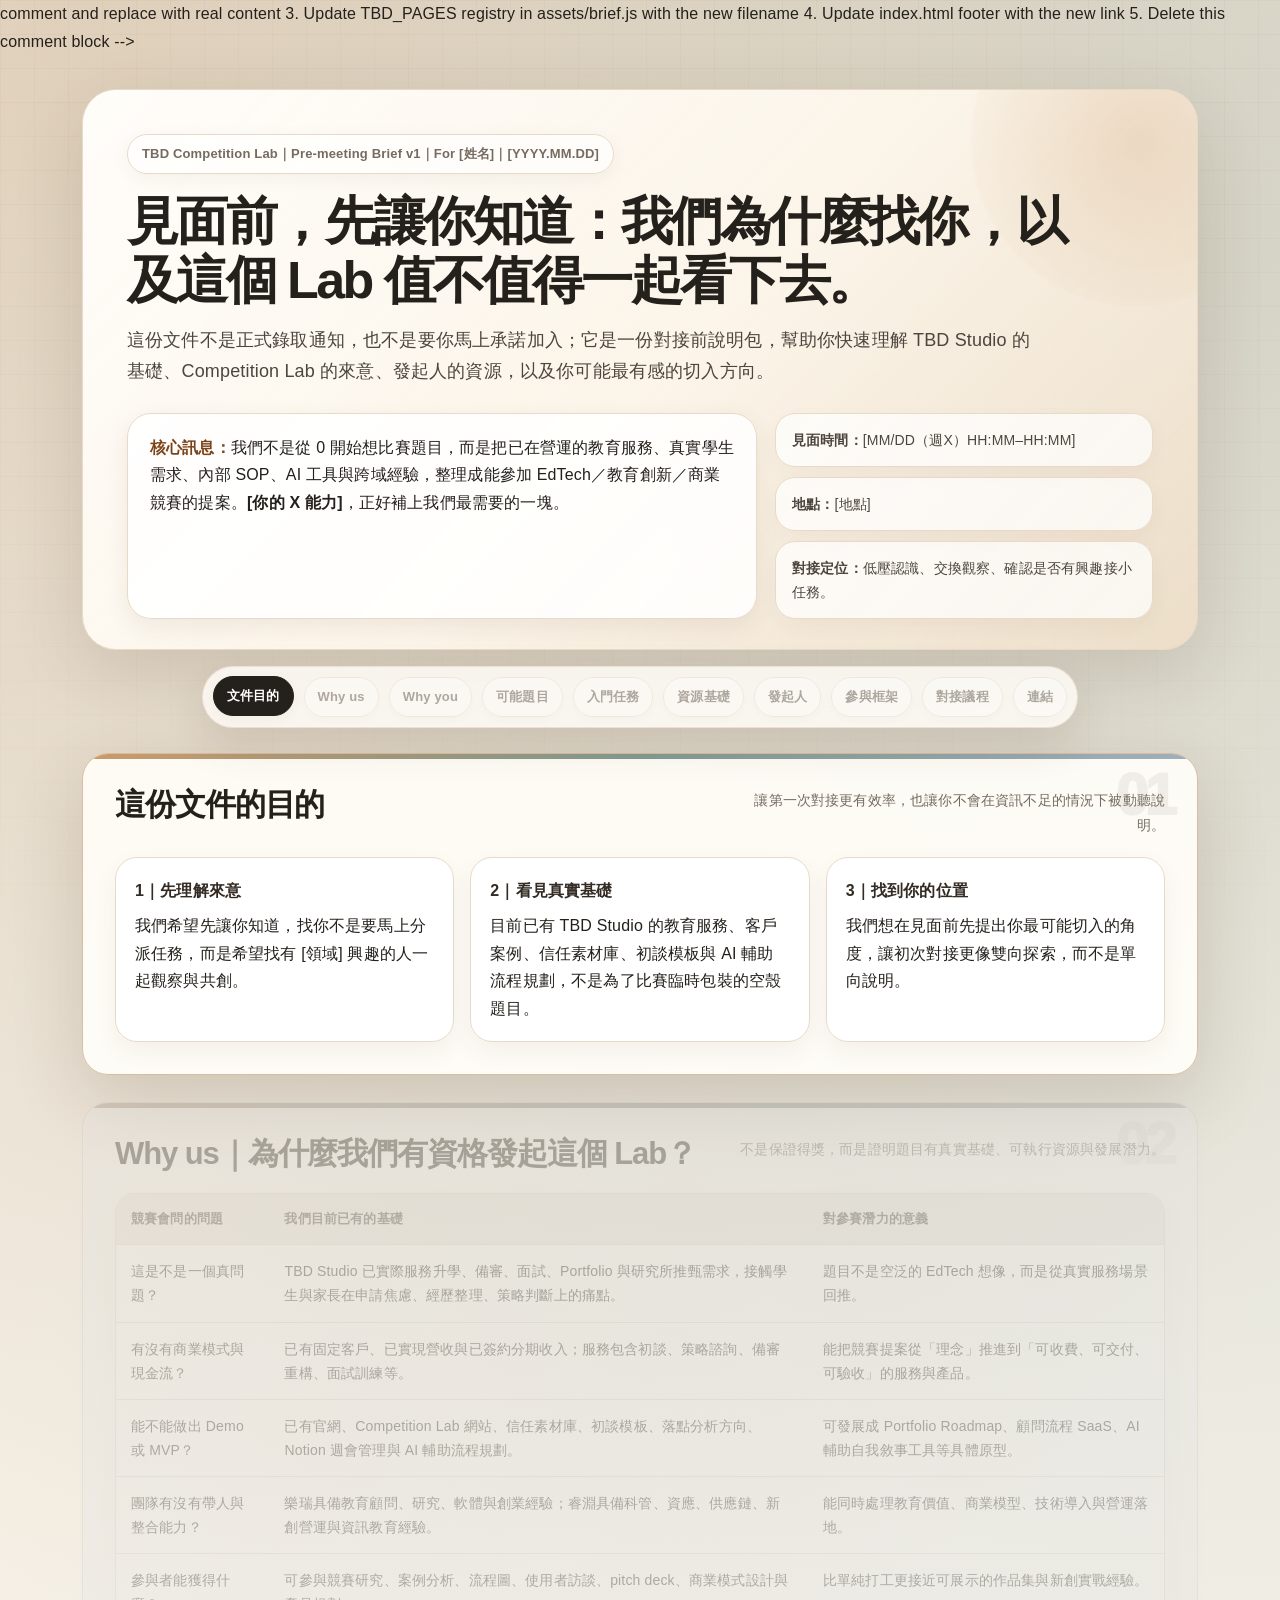
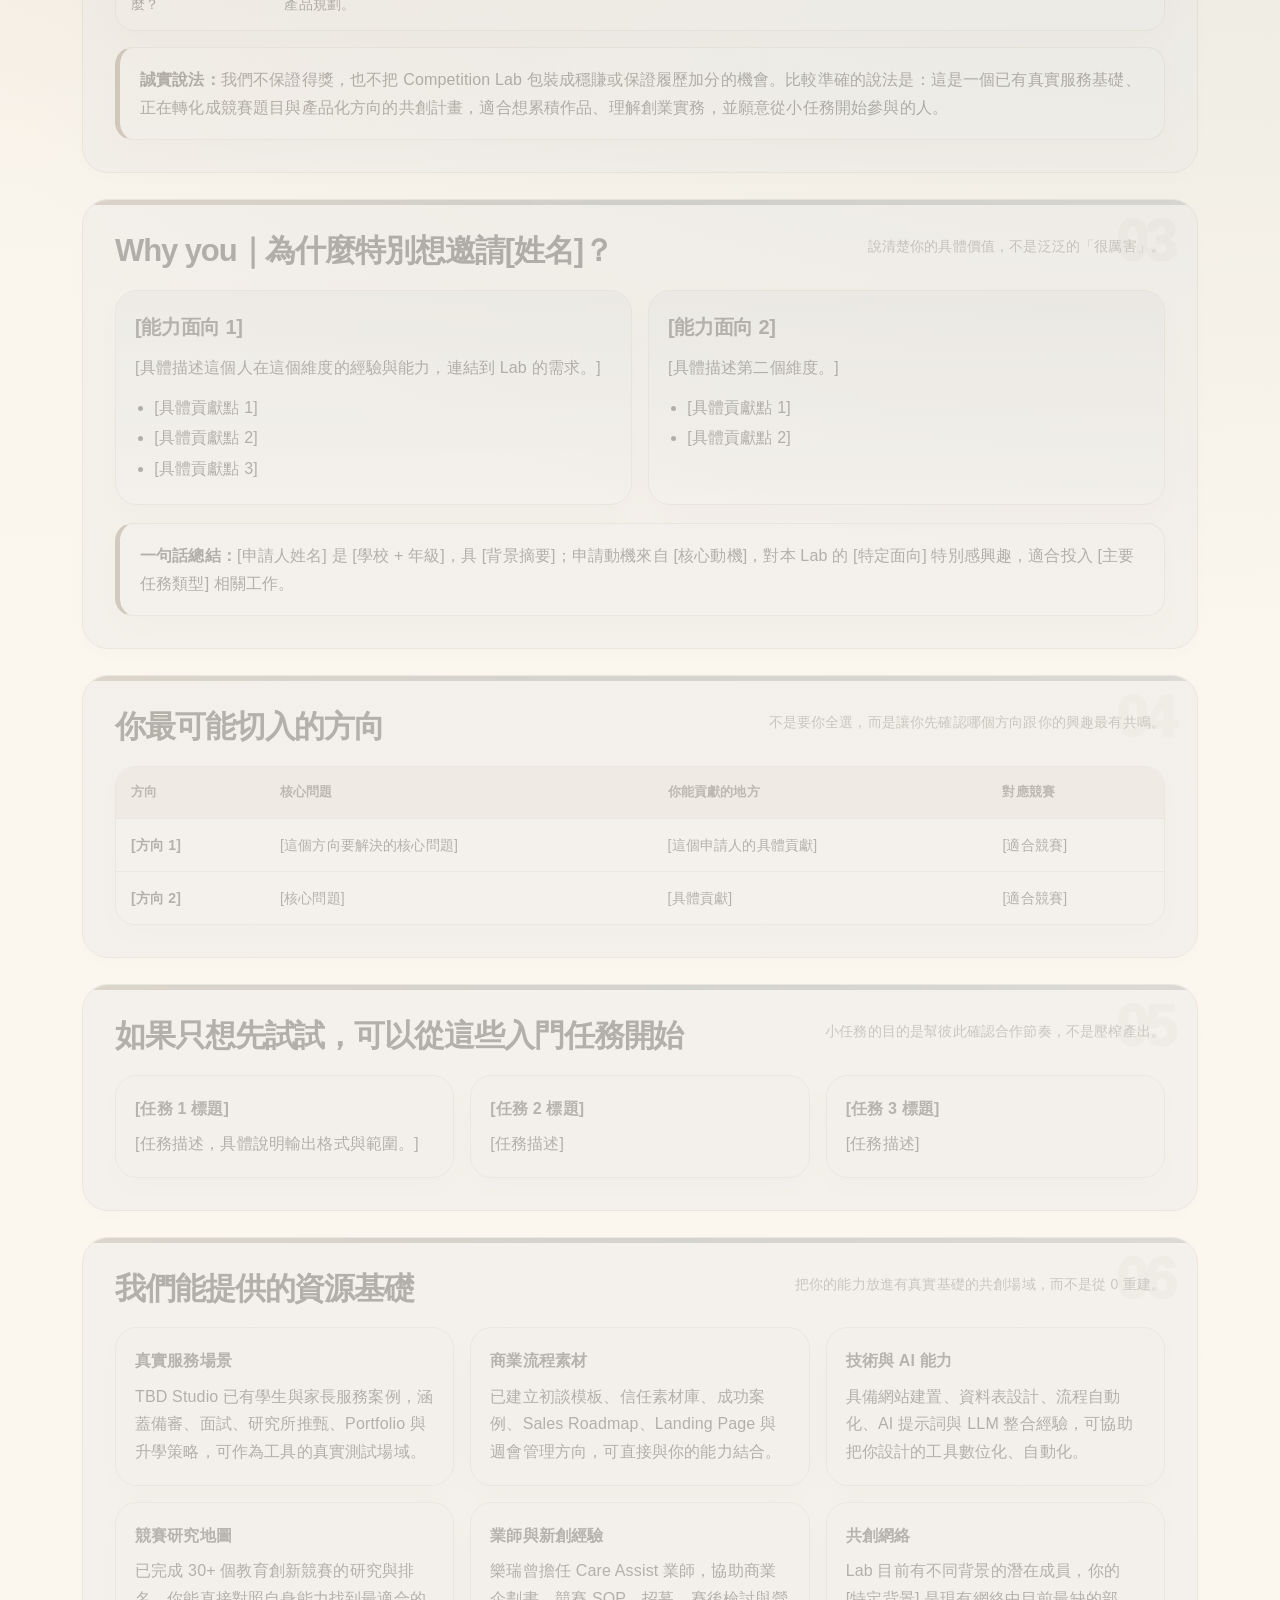
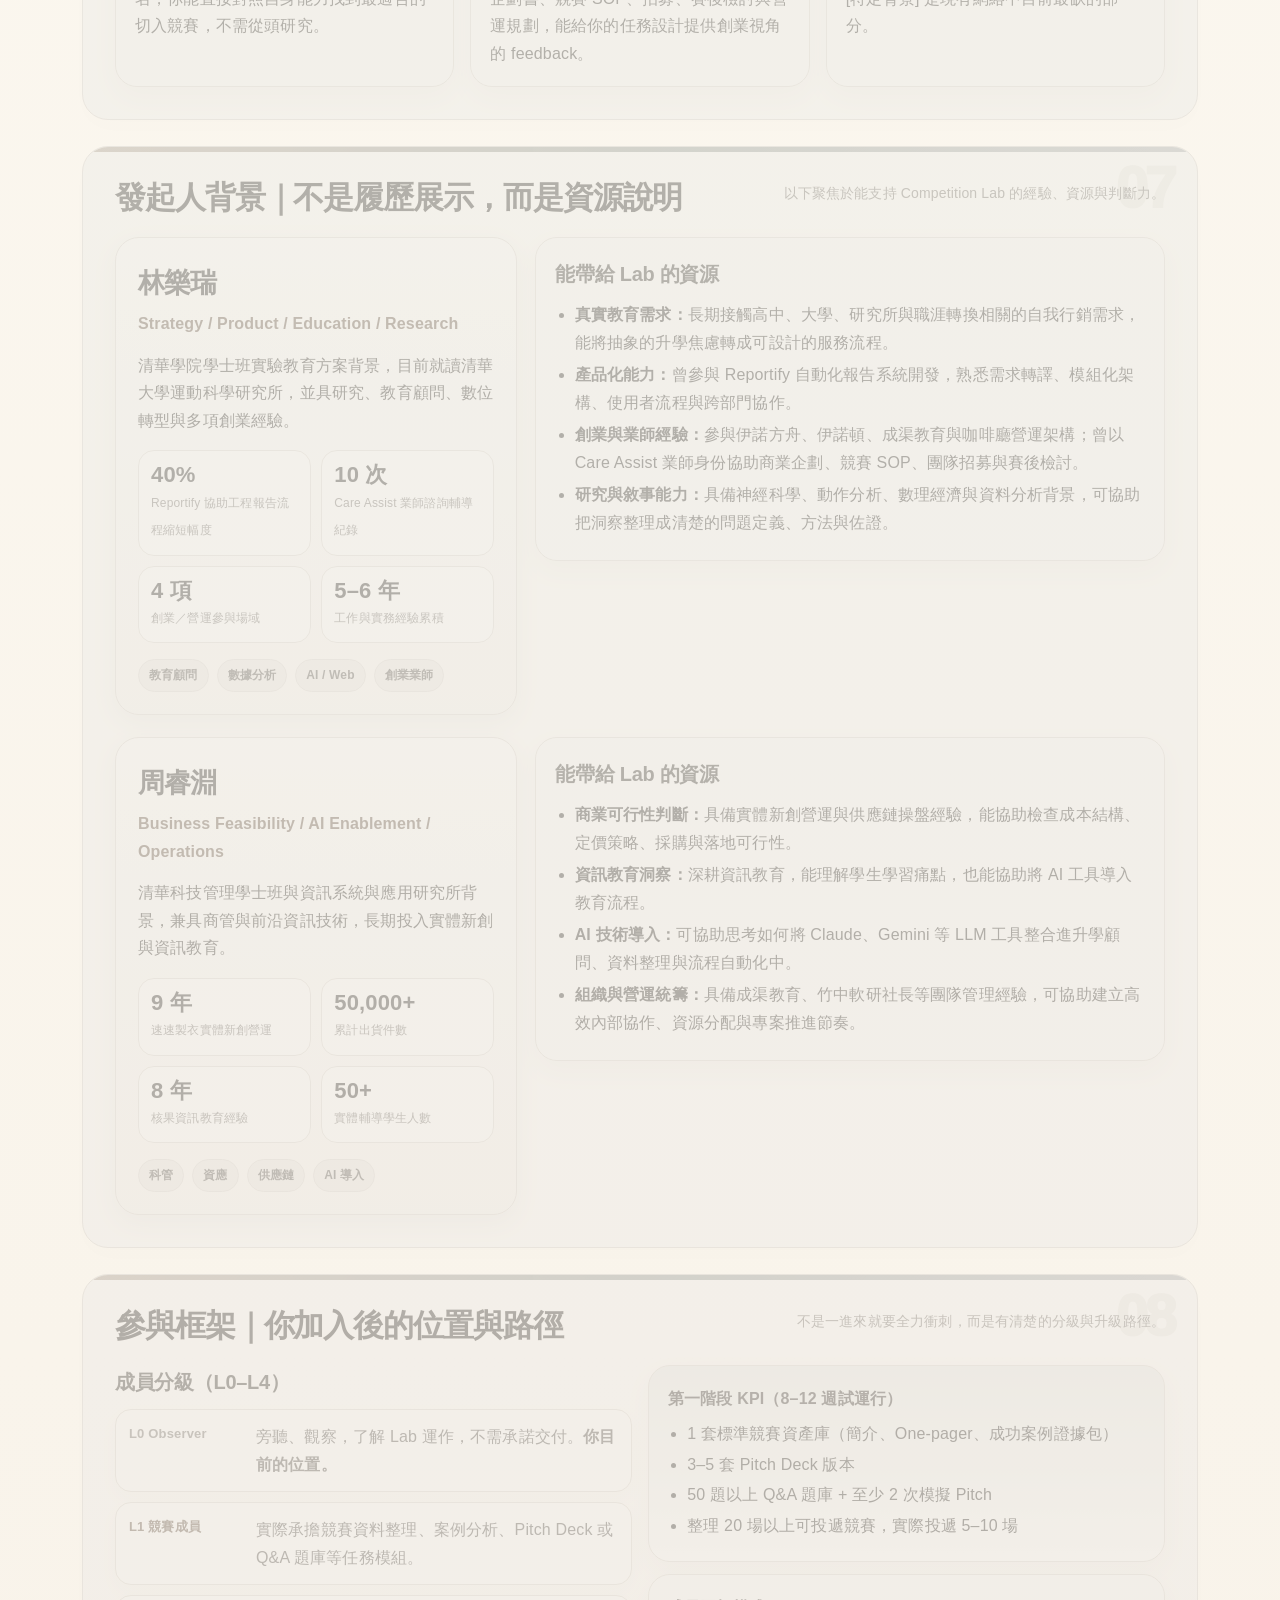
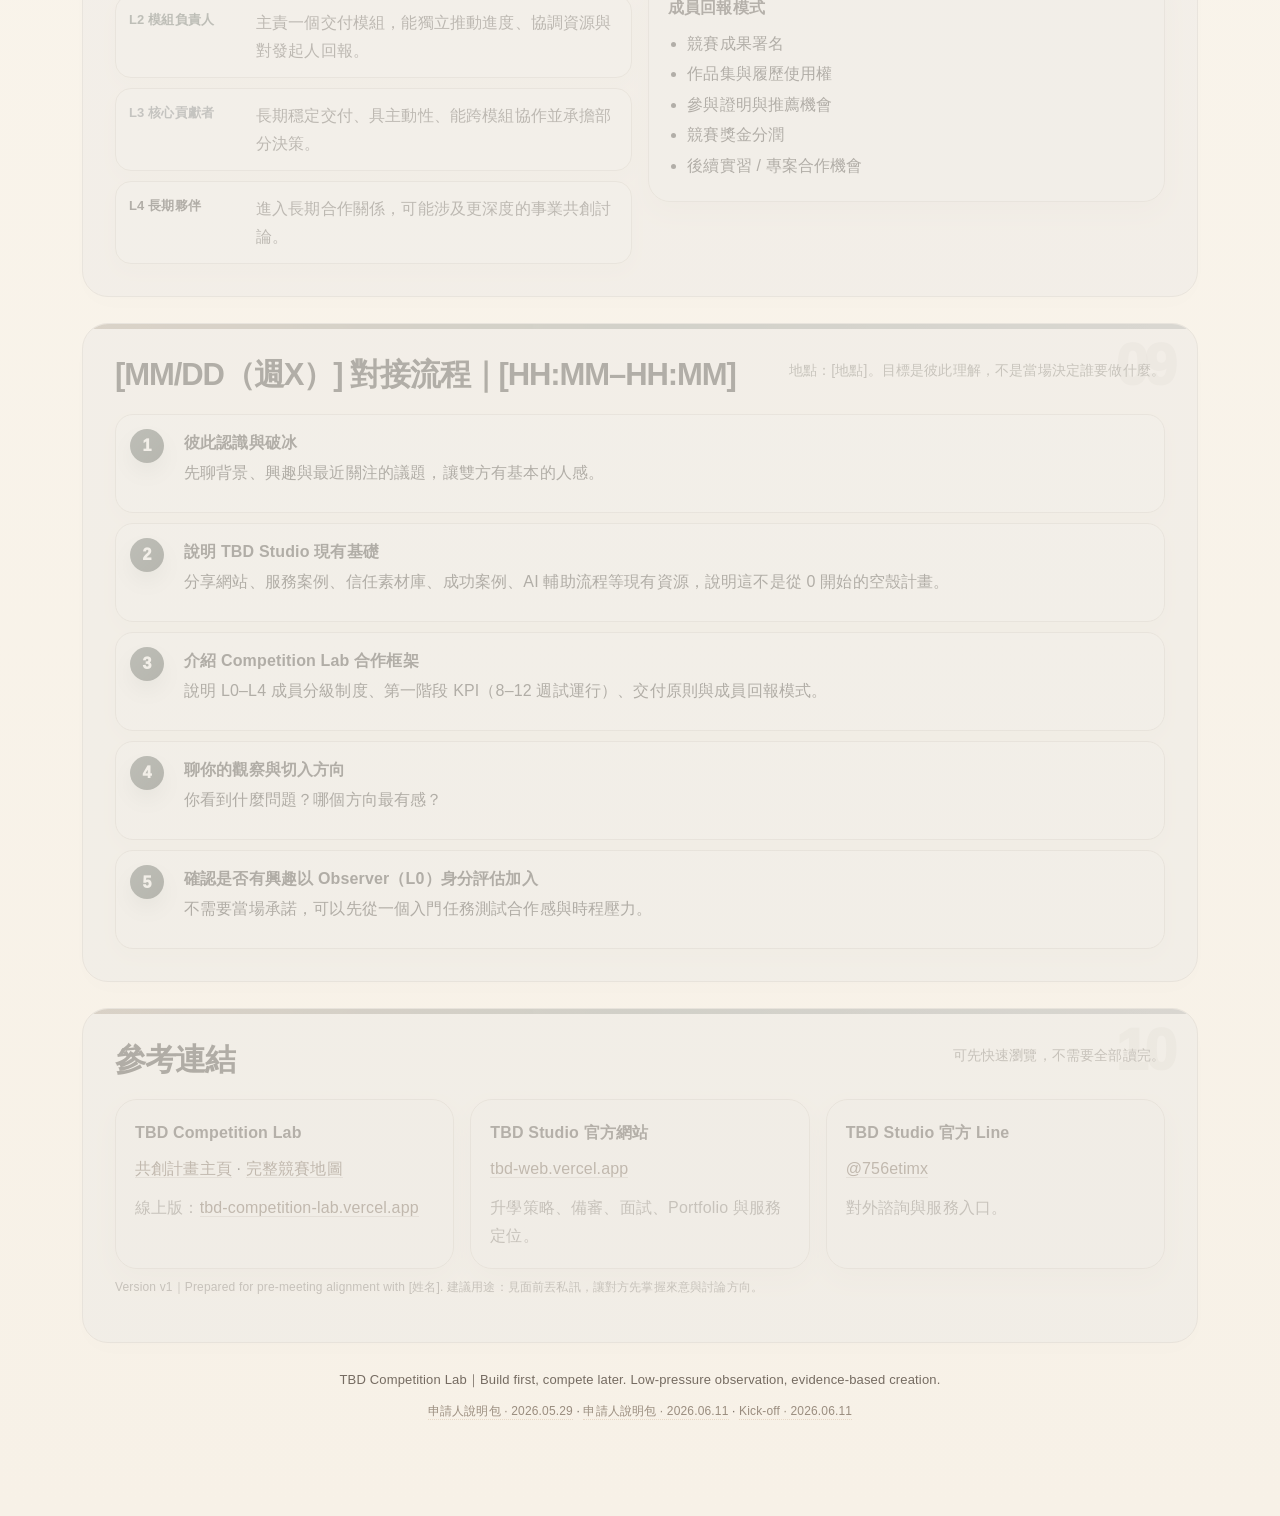
<file: ApplicantTemplate.html>
<!DOCTYPE html>
<!--
  TBD Competition Lab — Applicant Brief Template
  ================================================
  HOW TO USE:
  1. Duplicate this file → rename to Applicant_YYMMDD.html
  2. Find every <!-- FILL: ... --> comment and replace with real content
  3. Update TBD_PAGES registry in assets/brief.js with the new filename
  4. Update index.html footer with the new link
  5. Delete this comment block
-->
<html lang="zh-Hant">
<head>
<meta charset="utf-8"/>
<meta name="viewport" content="width=device-width, initial-scale=1.0"/>
<!-- FILL: update description, og:title, og:description, og:url, title -->
<meta name="description" content="TBD Competition Lab 申請人說明包：[一句話摘要]。"/>
<meta property="og:title" content="TBD Competition Lab｜申請人說明包｜[姓名]"/>
<meta property="og:description" content="見面前先看這份：我們為什麼找你、Lab 的真實基礎、你可能切入的位置。"/>
<meta property="og:type" content="article"/>
<meta property="og:url" content="https://tbd-competition-lab.vercel.app/Applicant_YYMMDD.html"/>
<title>TBD Competition Lab｜申請人說明包｜[姓名]</title>
<link rel="icon" type="image/svg+xml" href="favicon.svg"/>
<link rel="stylesheet" href="assets/brief.css"/>
<style>
/* Add applicant-specific overrides here if needed */
/* Example: .applicant-hero custom colors */
</style>
</head>
<body>
<div aria-hidden="true" class="progress-bar"></div>
<a class="skip-link" href="#purpose">跳到主要內容</a>
<main class="page">

<!-- ═══════════════════════════════ HERO ═══════════════════════════════ -->
<header class="hero">
<div class="eyebrow">TBD Competition Lab｜Pre-meeting Brief v1｜For [姓名]｜[YYYY.MM.DD]</div>
<!-- FILL: h1 headline — keep it specific to this applicant -->
<h1>見面前，先讓你知道：我們為什麼找你，以及這個 Lab 值不值得一起看下去。</h1>
<p class="subtitle">這份文件不是正式錄取通知，也不是要你馬上承諾加入；它是一份對接前說明包，幫助你快速理解 TBD Studio 的基礎、Competition Lab 的來意、發起人的資源，以及你可能最有感的切入方向。</p>
<div class="hero-grid">
<div class="notice">
<!-- FILL: one-sentence hook specific to this applicant's background -->
<strong>核心訊息：</strong>我們不是從 0 開始想比賽題目，而是把已在營運的教育服務、真實學生需求、內部 SOP、AI 工具與跨域經驗，整理成能參加 EdTech／教育創新／商業競賽的提案。<b>[你的 X 能力]</b>，正好補上我們最需要的一塊。
</div>
<div class="quick-meta">
<!-- FILL: update time, location, structure -->
<div class="meta-item"><b>見面時間：</b>[MM/DD（週X）HH:MM–HH:MM]</div>
<div class="meta-item"><b>地點：</b>[地點]</div>
<div class="meta-item"><b>對接定位：</b>低壓認識、交換觀察、確認是否有興趣接小任務。</div>
</div>
</div>
</header>

<!-- ═══════════════════════════════ NAV ════════════════════════════════ -->
<div aria-label="頁面導覽" class="sticky-nav"><nav class="nav">
<a href="#purpose">文件目的</a>
<a href="#why-us">Why us</a>
<a href="#why-you">Why you</a>
<a href="#topics">可能題目</a>
<a href="#tasks">入門任務</a>
<a href="#resources">資源基礎</a>
<a href="#profiles">發起人</a>
<a href="#framework">參與框架</a>
<a href="#agenda">對接議程</a>
<a href="#links">連結</a>
</nav></div>

<!-- ═══════════════════════════════ 01 PURPOSE ════════════════════════ -->
<section data-kicker="01" id="purpose">
<div class="section-title"><h2>這份文件的目的</h2><p class="section-note">讓第一次對接更有效率，也讓你不會在資訊不足的情況下被動聽說明。</p></div>
<div class="grid-3">
<div class="card"><h4>1｜先理解來意</h4><p>我們希望先讓你知道，找你不是要馬上分派任務，而是希望找有 [領域] 興趣的人一起觀察與共創。</p></div>
<div class="card"><h4>2｜看見真實基礎</h4><p>目前已有 TBD Studio 的教育服務、客戶案例、信任素材庫、初談模板與 AI 輔助流程規劃，不是為了比賽臨時包裝的空殼題目。</p></div>
<div class="card"><h4>3｜找到你的位置</h4><p>我們想在見面前先提出你最可能切入的角度，讓初次對接更像雙向探索，而不是單向說明。</p></div>
</div>
</section>

<!-- ═══════════════════════════════ 02 WHY US ═════════════════════════ -->
<section data-kicker="02" id="why-us">
<div class="section-title"><h2>Why us｜為什麼我們有資格發起這個 Lab？</h2><p class="section-note">不是保證得獎，而是證明題目有真實基礎、可執行資源與發展潛力。</p></div>
<div aria-label="可水平捲動的表格" class="table-wrap" role="region"><table>
<thead><tr><th>競賽會問的問題</th><th>我們目前已有的基礎</th><th>對參賽潛力的意義</th></tr></thead>
<tbody>
<tr><td>這是不是一個真問題？</td><td>TBD Studio 已實際服務升學、備審、面試、Portfolio 與研究所推甄需求，接觸學生與家長在申請焦慮、經歷整理、策略判斷上的痛點。</td><td>題目不是空泛的 EdTech 想像，而是從真實服務場景回推。</td></tr>
<tr><td>有沒有商業模式與現金流？</td><td>已有固定客戶、已實現營收與已簽約分期收入；服務包含初談、策略諮詢、備審重構、面試訓練等。</td><td>能把競賽提案從「理念」推進到「可收費、可交付、可驗收」的服務與產品。</td></tr>
<tr><td>能不能做出 Demo 或 MVP？</td><td>已有官網、Competition Lab 網站、信任素材庫、初談模板、落點分析方向、Notion 週會管理與 AI 輔助流程規劃。</td><td>可發展成 Portfolio Roadmap、顧問流程 SaaS、AI 輔助自我敘事工具等具體原型。</td></tr>
<tr><td>團隊有沒有帶人與整合能力？</td><td>樂瑞具備教育顧問、研究、軟體與創業經驗；睿淵具備科管、資應、供應鏈、新創營運與資訊教育經驗。</td><td>能同時處理教育價值、商業模型、技術導入與營運落地。</td></tr>
<tr><td>參與者能獲得什麼？</td><td>可參與競賽研究、案例分析、流程圖、使用者訪談、pitch deck、商業模式設計與產品規劃。</td><td>比單純打工更接近可展示的作品集與新創實戰經驗。</td></tr>
</tbody>
</table></div>
<div class="callout" style="margin-top:16px"><b>誠實說法：</b>我們不保證得獎，也不把 Competition Lab 包裝成穩賺或保證履歷加分的機會。比較準確的說法是：這是一個已有真實服務基礎、正在轉化成競賽題目與產品化方向的共創計畫，適合想累積作品、理解創業實務，並願意從小任務開始參與的人。</div>
</section>

<!-- ═══════════════════════════════ 03 WHY YOU ════════════════════════ -->
<section data-kicker="03" id="why-you">
<!-- FILL: customise entirely for this applicant -->
<div class="section-title"><h2>Why you｜為什麼特別想邀請[姓名]？</h2><p class="section-note">說清楚你的具體價值，不是泛泛的「很厲害」。</p></div>
<div class="grid-2">
<div class="card soft">
<h3>[能力面向 1]</h3>
<p>[具體描述這個人在這個維度的經驗與能力，連結到 Lab 的需求。]</p>
<ul class="compact">
<li>[具體貢獻點 1]</li>
<li>[具體貢獻點 2]</li>
<li>[具體貢獻點 3]</li>
</ul>
</div>
<div class="card blue">
<h3>[能力面向 2]</h3>
<p>[具體描述第二個維度。]</p>
<ul class="compact">
<li>[具體貢獻點 1]</li>
<li>[具體貢獻點 2]</li>
</ul>
</div>
</div>
<div class="callout" style="margin-top:18px">
<b>一句話總結：</b>[申請人姓名] 是 [學校 + 年級]，具 [背景摘要]；申請動機來自 [核心動機]，對本 Lab 的 [特定面向] 特別感興趣，適合投入 [主要任務類型] 相關工作。
</div>
</section>

<!-- ═══════════════════════════════ 04 TOPICS ═════════════════════════ -->
<section data-kicker="04" id="topics">
<!-- FILL: pick 2-3 directions most relevant to this applicant -->
<div class="section-title"><h2>你最可能切入的方向</h2><p class="section-note">不是要你全選，而是讓你先確認哪個方向跟你的興趣最有共鳴。</p></div>
<div aria-label="可水平捲動的表格" class="table-wrap" role="region"><table>
<thead><tr><th>方向</th><th>核心問題</th><th>你能貢獻的地方</th><th>對應競賽</th></tr></thead>
<tbody>
<tr>
<td><b>[方向 1]</b></td>
<td>[這個方向要解決的核心問題]</td>
<td>[這個申請人的具體貢獻]</td>
<td>[適合競賽]</td>
</tr>
<tr>
<td><b>[方向 2]</b></td>
<td>[核心問題]</td>
<td>[具體貢獻]</td>
<td>[適合競賽]</td>
</tr>
</tbody>
</table></div>
</section>

<!-- ═══════════════════════════════ 05 TASKS ══════════════════════════ -->
<section data-kicker="05" id="tasks">
<!-- FILL: design tasks that come directly from this applicant's background -->
<div class="section-title"><h2>如果只想先試試，可以從這些入門任務開始</h2><p class="section-note">小任務的目的是幫彼此確認合作節奏，不是壓榨產出。</p></div>
<div class="grid-3">
<div class="card"><h4>[任務 1 標題]</h4><p>[任務描述，具體說明輸出格式與範圍。]</p></div>
<div class="card"><h4>[任務 2 標題]</h4><p>[任務描述]</p></div>
<div class="card"><h4>[任務 3 標題]</h4><p>[任務描述]</p></div>
</div>
</section>

<!-- ═══════════════════════════════ 06 RESOURCES ═════════════════════ -->
<section data-kicker="06" id="resources">
<div class="section-title"><h2>我們能提供的資源基礎</h2><p class="section-note">把你的能力放進有真實基礎的共創場域，而不是從 0 重建。</p></div>
<div class="grid-3">
<div class="card"><h4>真實服務場景</h4><p>TBD Studio 已有學生與家長服務案例，涵蓋備審、面試、研究所推甄、Portfolio 與升學策略，可作為工具的真實測試場域。</p></div>
<div class="card"><h4>商業流程素材</h4><p>已建立初談模板、信任素材庫、成功案例、Sales Roadmap、Landing Page 與週會管理方向，可直接與你的能力結合。</p></div>
<div class="card"><h4>技術與 AI 能力</h4><p>具備網站建置、資料表設計、流程自動化、AI 提示詞與 LLM 整合經驗，可協助把你設計的工具數位化、自動化。</p></div>
<div class="card"><h4>競賽研究地圖</h4><p>已完成 30+ 個教育創新競賽的研究與排名，你能直接對照自身能力找到最適合的切入競賽，不需從頭研究。</p></div>
<div class="card"><h4>業師與新創經驗</h4><p>樂瑞曾擔任 Care Assist 業師，協助商業企劃書、競賽 SOP、招募、賽後檢討與營運規劃，能給你的任務設計提供創業視角的 feedback。</p></div>
<div class="card"><h4>共創網絡</h4><p>Lab 目前有不同背景的潛在成員，你的 [特定背景] 是現有網絡中目前最缺的部分。</p></div>
</div>
</section>

<!-- ═══════════════════════════════ 07 PROFILES ═══════════════════════ -->
<section data-kicker="07" id="profiles">
<div class="section-title"><h2>發起人背景｜不是履歷展示，而是資源說明</h2><p class="section-note">以下聚焦於能支持 Competition Lab 的經驗、資源與判斷力。</p></div>
<div class="profile" style="margin-bottom:22px">
<aside class="profile-head">
<p class="name">林樂瑞</p>
<div class="role">Strategy / Product / Education / Research</div>
<p>清華學院學士班實驗教育方案背景，目前就讀清華大學運動科學研究所，並具研究、教育顧問、數位轉型與多項創業經驗。</p>
<div class="metric-grid">
<div class="metric"><b>40%</b><span>Reportify 協助工程報告流程縮短幅度</span></div>
<div class="metric"><b>10 次</b><span>Care Assist 業師諮詢輔導紀錄</span></div>
<div class="metric"><b>4 項</b><span>創業／營運參與場域</span></div>
<div class="metric"><b>5–6 年</b><span>工作與實務經驗累積</span></div>
</div>
<div class="tag-row"><span class="tag">教育顧問</span><span class="tag">數據分析</span><span class="tag">AI / Web</span><span class="tag">創業業師</span></div>
</aside>
<div>
<div class="card">
<h3>能帶給 Lab 的資源</h3>
<ul>
<li><b>真實教育需求：</b>長期接觸高中、大學、研究所與職涯轉換相關的自我行銷需求，能將抽象的升學焦慮轉成可設計的服務流程。</li>
<li><b>產品化能力：</b>曾參與 Reportify 自動化報告系統開發，熟悉需求轉譯、模組化架構、使用者流程與跨部門協作。</li>
<li><b>創業與業師經驗：</b>參與伊諾方舟、伊諾頓、成渠教育與咖啡廳營運架構；曾以 Care Assist 業師身份協助商業企劃、競賽 SOP、團隊招募與賽後檢討。</li>
<li><b>研究與敘事能力：</b>具備神經科學、動作分析、數理經濟與資料分析背景，可協助把洞察整理成清楚的問題定義、方法與佐證。</li>
</ul>
</div>
</div>
</div>
<div class="profile">
<aside class="profile-head">
<p class="name">周睿淵</p>
<div class="role">Business Feasibility / AI Enablement / Operations</div>
<p>清華科技管理學士班與資訊系統與應用研究所背景，兼具商管與前沿資訊技術，長期投入實體新創與資訊教育。</p>
<div class="metric-grid">
<div class="metric"><b>9 年</b><span>速速製衣實體新創營運</span></div>
<div class="metric"><b>50,000+</b><span>累計出貨件數</span></div>
<div class="metric"><b>8 年</b><span>核果資訊教育經驗</span></div>
<div class="metric"><b>50+</b><span>實體輔導學生人數</span></div>
</div>
<div class="tag-row"><span class="tag">科管</span><span class="tag">資應</span><span class="tag">供應鏈</span><span class="tag">AI 導入</span></div>
</aside>
<div>
<div class="card">
<h3>能帶給 Lab 的資源</h3>
<ul>
<li><b>商業可行性判斷：</b>具備實體新創營運與供應鏈操盤經驗，能協助檢查成本結構、定價策略、採購與落地可行性。</li>
<li><b>資訊教育洞察：</b>深耕資訊教育，能理解學生學習痛點，也能協助將 AI 工具導入教育流程。</li>
<li><b>AI 技術導入：</b>可協助思考如何將 Claude、Gemini 等 LLM 工具整合進升學顧問、資料整理與流程自動化中。</li>
<li><b>組織與營運統籌：</b>具備成渠教育、竹中軟研社長等團隊管理經驗，可協助建立高效內部協作、資源分配與專案推進節奏。</li>
</ul>
</div>
</div>
</div>
</section>

<!-- ═══════════════════════════════ 08 FRAMEWORK ═════════════════════ -->
<section data-kicker="08" id="framework">
<div class="section-title"><h2>參與框架｜你加入後的位置與路徑</h2><p class="section-note">不是一進來就要全力衝刺，而是有清楚的分級與升級路徑。</p></div>
<div class="grid-2">
<div>
<h3 style="margin-top:0">成員分級（L0–L4）</h3>
<div class="timeline">
<div class="event"><div class="date" style="color:var(--muted)">L0 Observer</div><p>旁聽、觀察，了解 Lab 運作，不需承諾交付。<b>你目前的位置。</b></p></div>
<div class="event"><div class="date" style="color:var(--accent-dark)">L1 競賽成員</div><p>實際承擔競賽資料整理、案例分析、Pitch Deck 或 Q&amp;A 題庫等任務模組。</p></div>
<div class="event"><div class="date" style="color:var(--green)">L2 模組負責人</div><p>主責一個交付模組，能獨立推動進度、協調資源與對發起人回報。</p></div>
<div class="event"><div class="date" style="color:var(--blue)">L3 核心貢獻者</div><p>長期穩定交付、具主動性、能跨模組協作並承擔部分決策。</p></div>
<div class="event"><div class="date" style="color:var(--ink)">L4 長期夥伴</div><p>進入長期合作關係，可能涉及更深度的事業共創討論。</p></div>
</div>
</div>
<div>
<div class="card soft" style="margin-bottom:12px">
<h4>第一階段 KPI（8–12 週試運行）</h4>
<ul class="compact">
<li>1 套標準競賽資產庫（簡介、One-pager、成功案例證據包）</li>
<li>3–5 套 Pitch Deck 版本</li>
<li>50 題以上 Q&amp;A 題庫 + 至少 2 次模擬 Pitch</li>
<li>整理 20 場以上可投遞競賽，實際投遞 5–10 場</li>
</ul>
</div>
<div class="card">
<h4>成員回報模式</h4>
<ul class="compact">
<li>競賽成果署名</li>
<li>作品集與履歷使用權</li>
<li>參與證明與推薦機會</li>
<li>競賽獎金分潤</li>
<li>後續實習 / 專案合作機會</li>
</ul>
</div>
</div>
</div>
</section>

<!-- ═══════════════════════════════ 09 AGENDA ═════════════════════════ -->
<section data-kicker="09" id="agenda">
<!-- FILL: update time, location, steps -->
<div class="section-title"><h2>[MM/DD（週X）] 對接流程｜[HH:MM–HH:MM]</h2><p class="section-note">地點：[地點]。目標是彼此理解，不是當場決定誰要做什麼。</p></div>
<div class="agenda">
<div class="step"><div><b>彼此認識與破冰</b><p>先聊背景、興趣與最近關注的議題，讓雙方有基本的人感。</p></div></div>
<div class="step"><div><b>說明 TBD Studio 現有基礎</b><p>分享網站、服務案例、信任素材庫、成功案例、AI 輔助流程等現有資源，說明這不是從 0 開始的空殼計畫。</p></div></div>
<div class="step"><div><b>介紹 Competition Lab 合作框架</b><p>說明 L0–L4 成員分級制度、第一階段 KPI（8–12 週試運行）、交付原則與成員回報模式。</p></div></div>
<div class="step"><div><b>聊你的觀察與切入方向</b><p>你看到什麼問題？哪個方向最有感？</p></div></div>
<div class="step"><div><b>確認是否有興趣以 Observer（L0）身分評估加入</b><p>不需要當場承諾，可以先從一個入門任務測試合作感與時程壓力。</p></div></div>
</div>
</section>

<!-- ═══════════════════════════════ 10 LINKS ══════════════════════════ -->
<section data-kicker="10" id="links">
<div class="section-title"><h2>參考連結</h2><p class="section-note">可先快速瀏覽，不需要全部讀完。</p></div>
<div class="grid-3">
<div class="card"><h4>TBD Competition Lab</h4><p><a href="index.html">共創計畫主頁</a> · <a href="competitions.html">完整競賽地圖</a></p><p class="muted">線上版：<a href="https://tbd-competition-lab.vercel.app" target="_blank">tbd-competition-lab.vercel.app</a></p></div>
<div class="card"><h4>TBD Studio 官方網站</h4><p><a href="https://tbd-web.vercel.app/" target="_blank">tbd-web.vercel.app</a></p><p class="muted">升學策略、備審、面試、Portfolio 與服務定位。</p></div>
<div class="card"><h4>TBD Studio 官方 Line</h4><p><a href="https://line.me/R/ti/p/@756etimx" target="_blank">@756etimx</a></p><p class="muted">對外諮詢與服務入口。</p></div>
<!-- FILL: add applicant-specific portfolio / social links if available -->
</div>
<p class="print-note">Version v1｜Prepared for pre-meeting alignment with [姓名]. 建議用途：見面前丟私訊，讓對方先掌握來意與討論方向。</p>
</section>

<div class="footer">TBD Competition Lab｜Build first, compete later. Low-pressure observation, evidence-based creation.</div>
</main>

<button aria-label="回到頁首" class="back-top" type="button">↑</button>
<script src="assets/brief.js"></script>
</body>
</html>
</file>
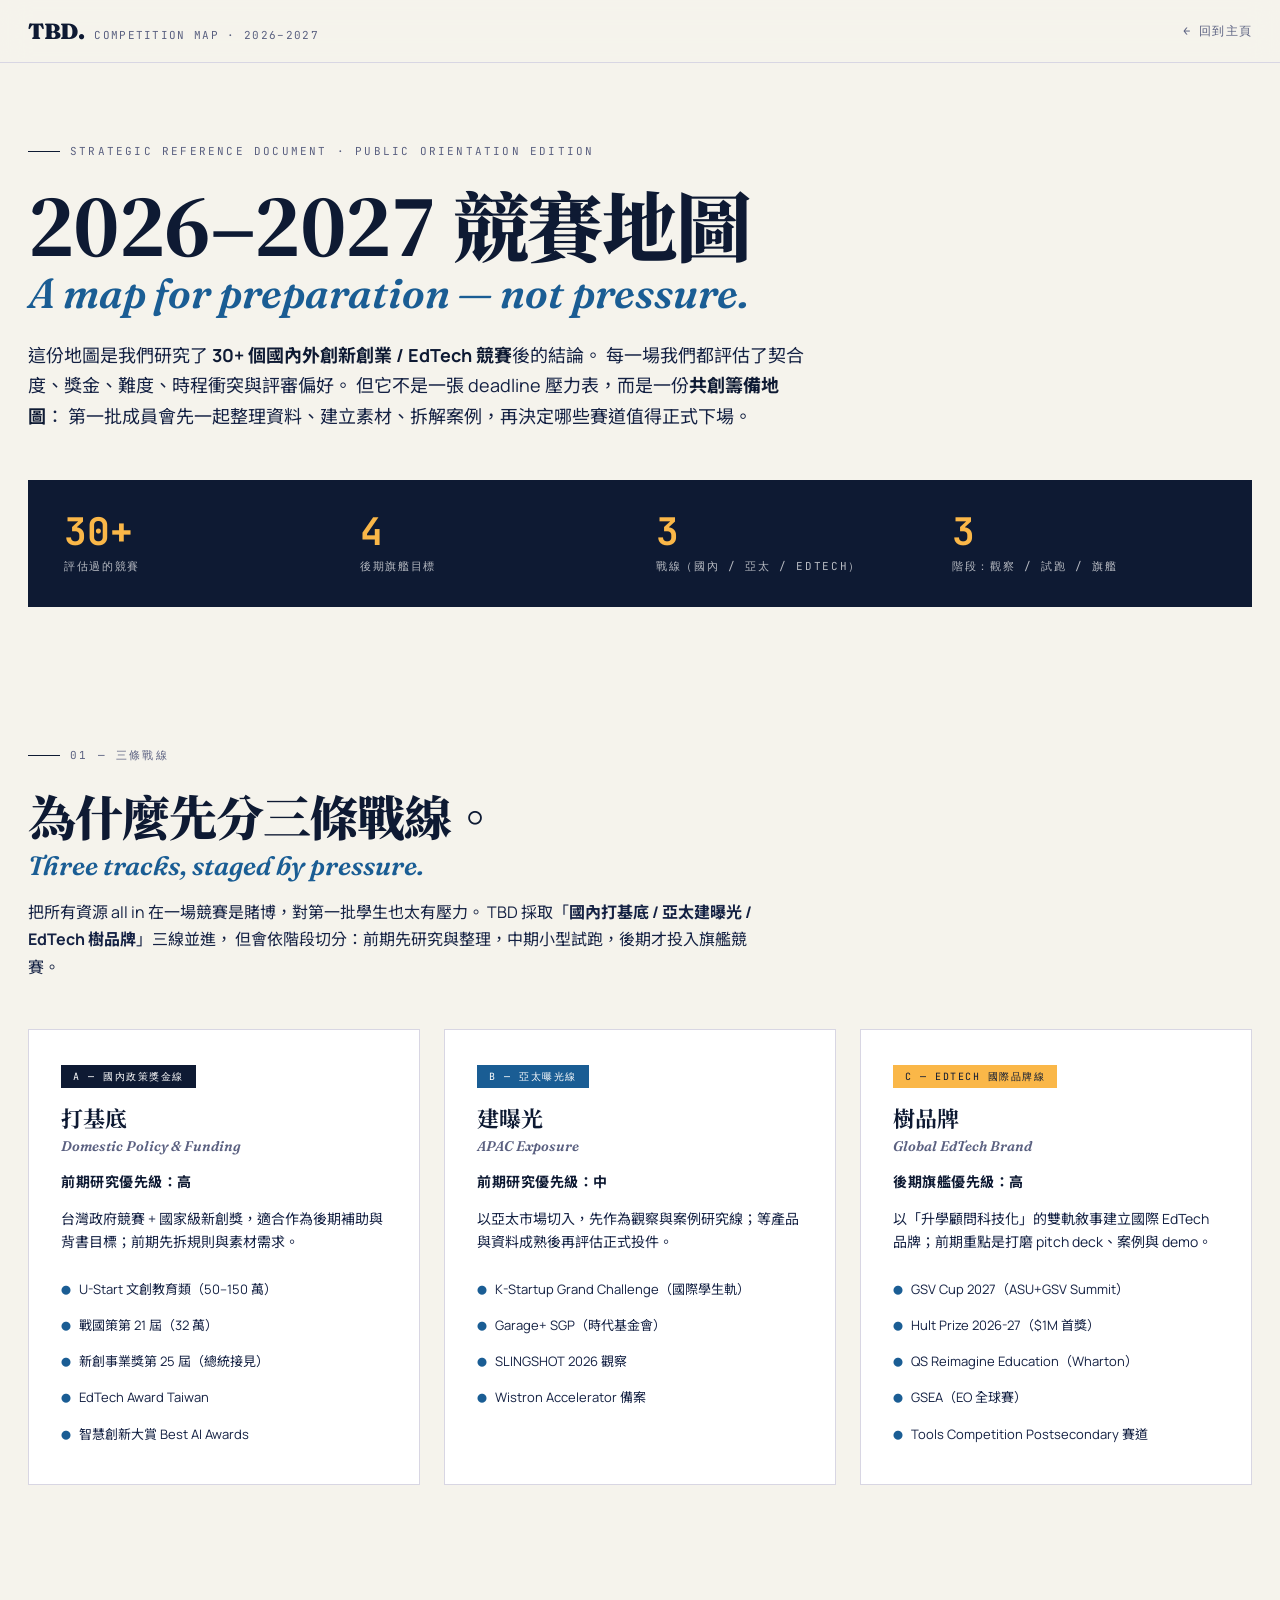
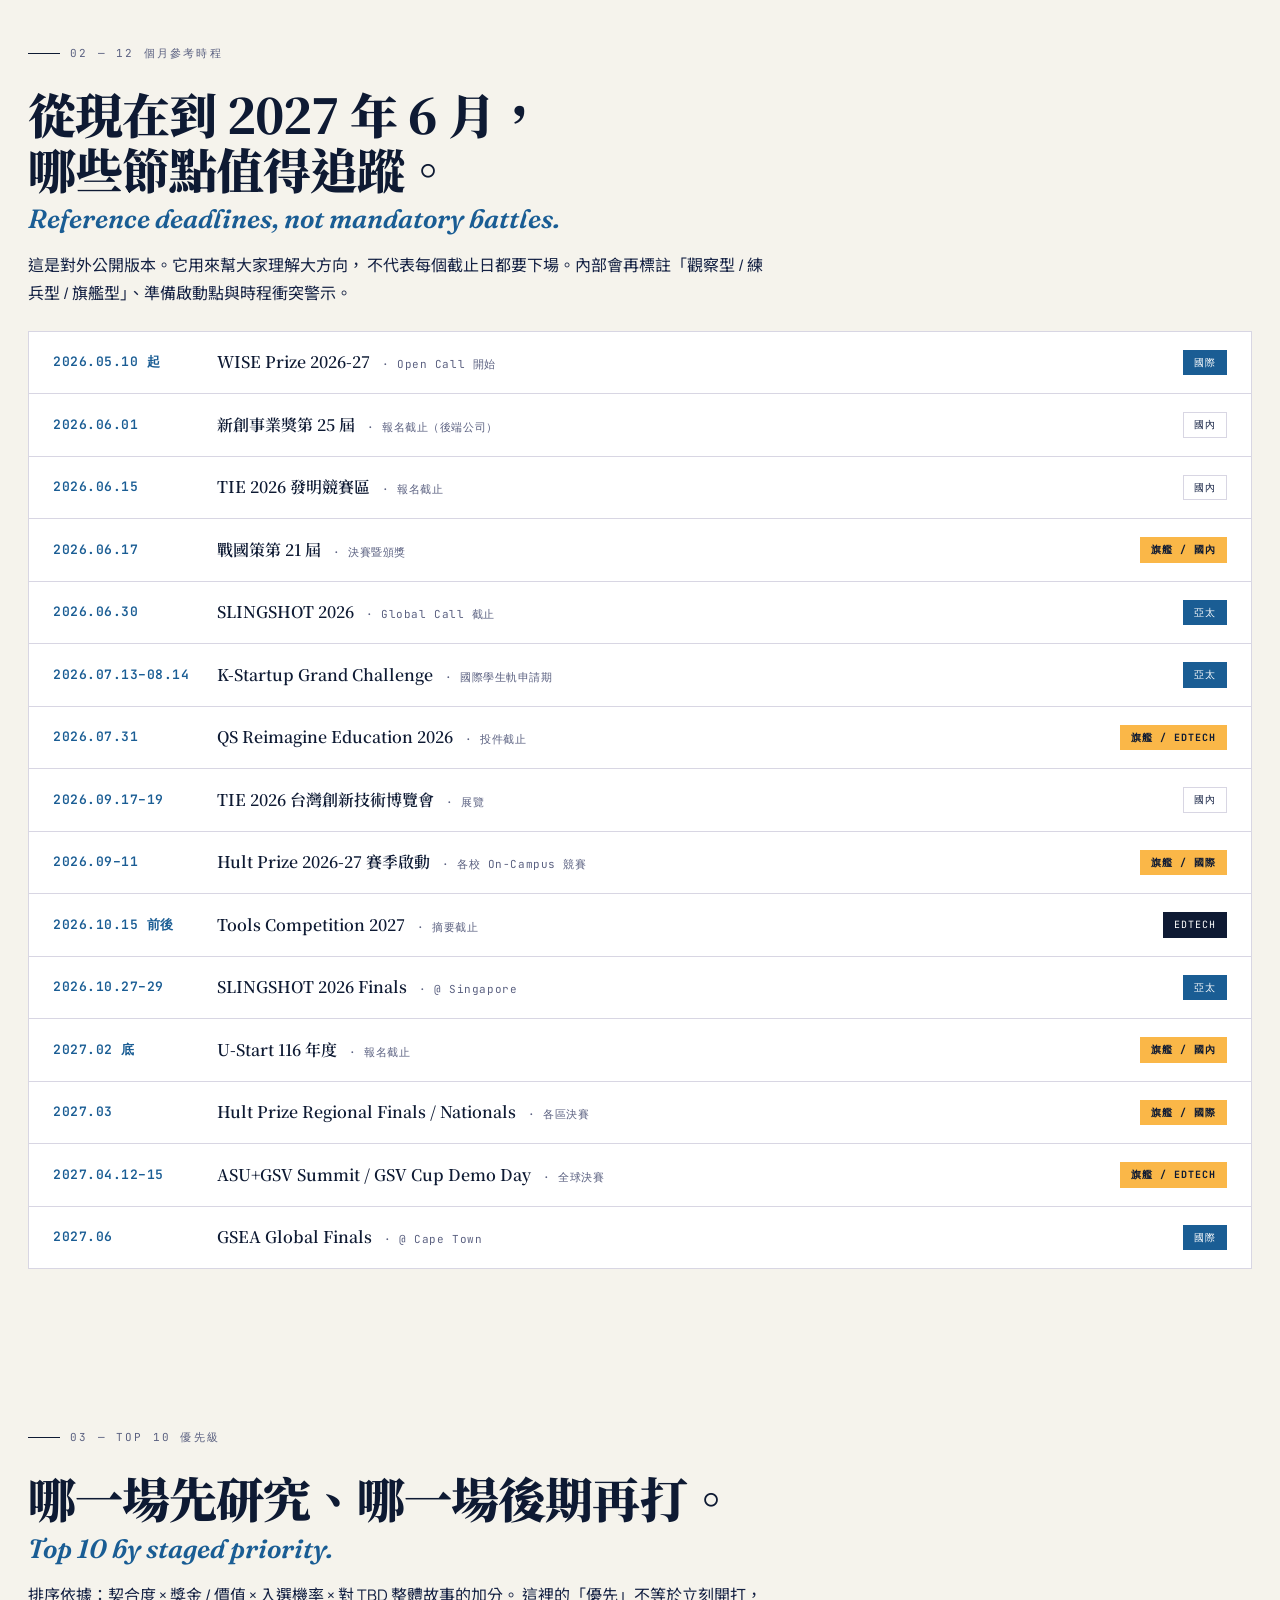
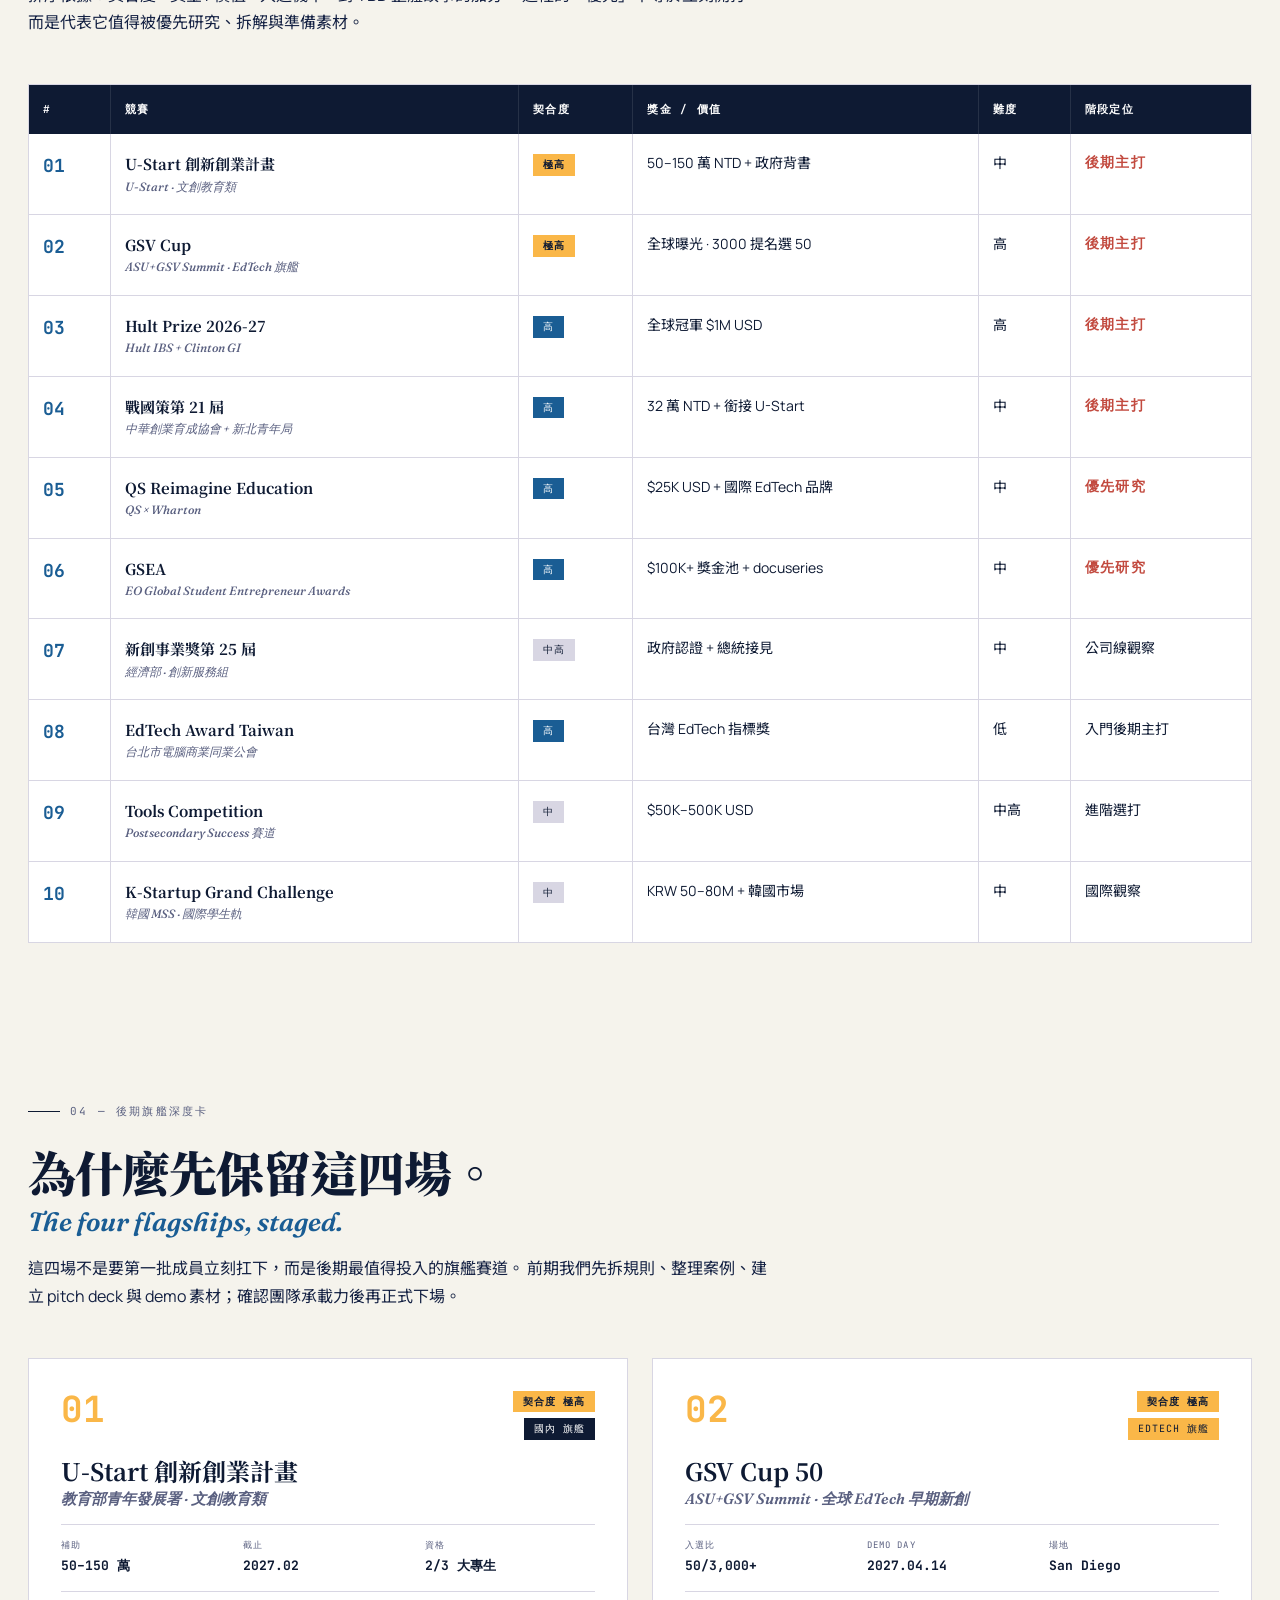
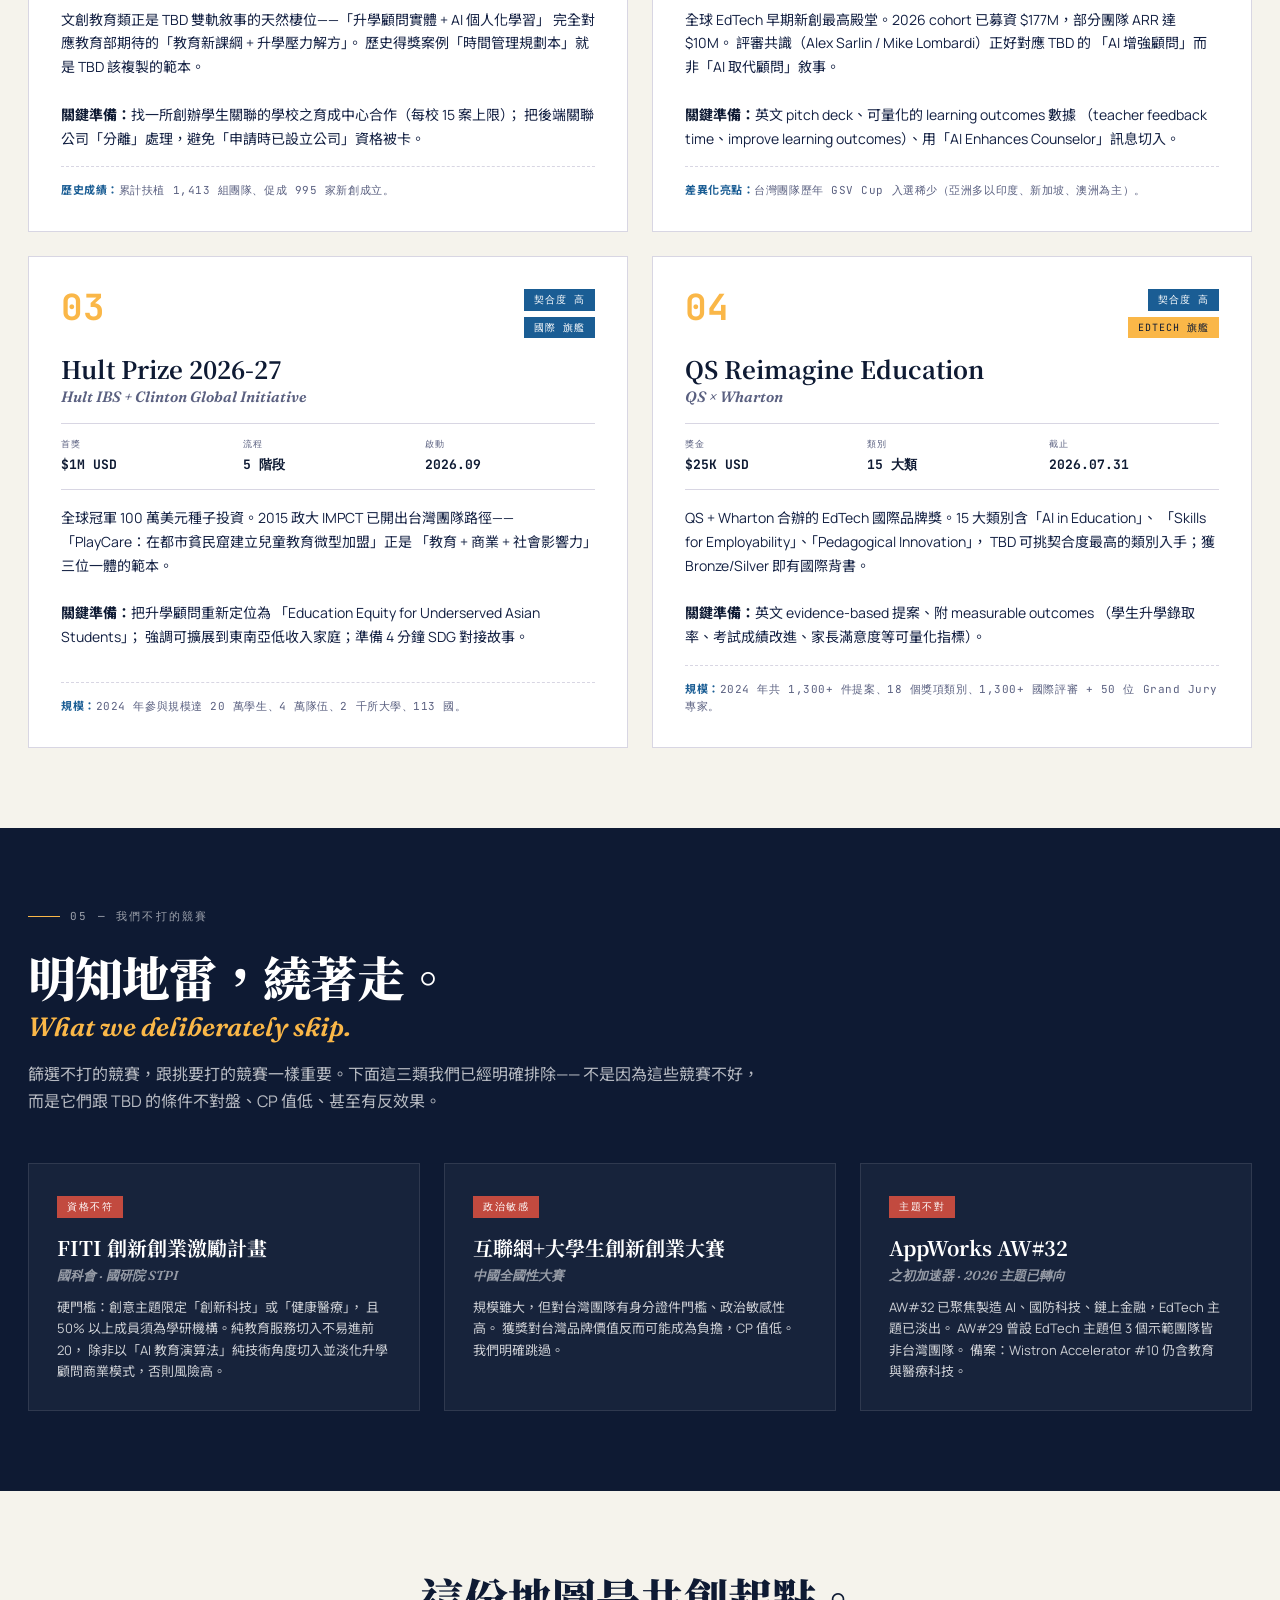
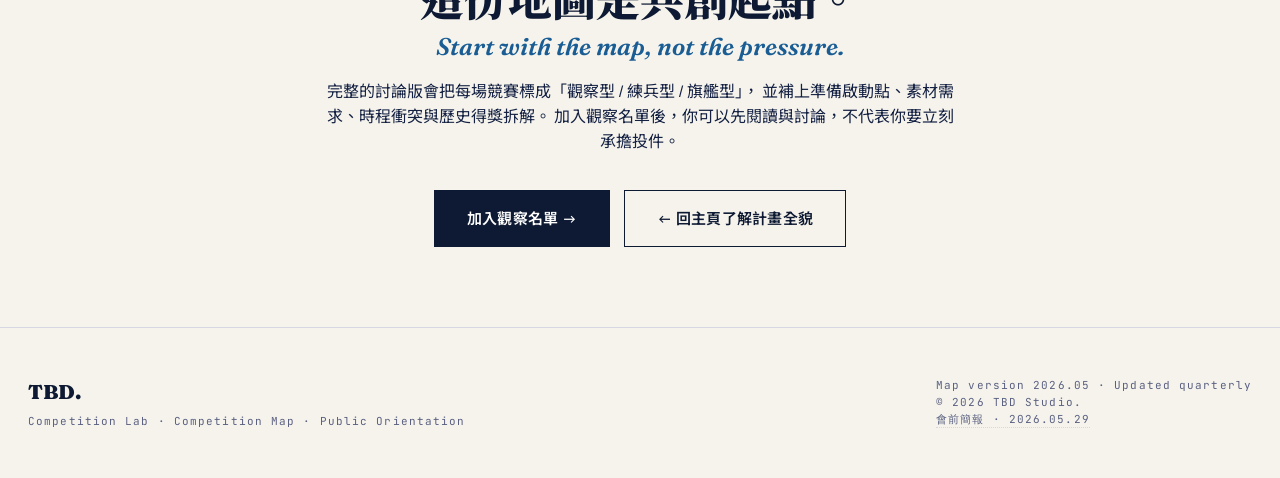
<file: competitions.html>
<!DOCTYPE html>
<html lang="zh-TW">
<head>
<meta charset="UTF-8">
<meta name="viewport" content="width=device-width, initial-scale=1.0">
<meta name="description" content="TBD Competition Lab 競賽地圖：30+ 全球教育創新競賽研究、排名、時程與旗艦競賽深度分析。"/>
<meta property="og:title" content="TBD 競賽地圖｜2026–2027 EdTech Competition Map"/>
<meta property="og:description" content="30+ 全球教育創新競賽完整研究，含 U-Start、GSV Cup、Hult Prize、QS Reimagine 等旗艦競賽分析、Top 10 排名與 12 個月投件時程。"/>
<meta property="og:type" content="article"/>
<meta property="og:url" content="https://tbd-competition-lab.vercel.app/competitions.html"/>
<title>TBD 競賽地圖｜2026–2027 — Low-Pressure Competition Map</title>
<link rel="icon" type="image/svg+xml" href="favicon.svg"/>
<link rel="preconnect" href="https://fonts.googleapis.com">
<link rel="preconnect" href="https://fonts.gstatic.com" crossorigin>
<link href="https://fonts.googleapis.com/css2?family=Fraunces:opsz,wght@9..144,400;9..144,500;9..144,600;9..144,700;9..144,900&family=Manrope:wght@300;400;500;600;700;800&family=JetBrains+Mono:wght@400;500;600;700&family=Noto+Serif+TC:wght@500;700;900&family=Noto+Sans+TC:wght@300;400;500;700&display=swap" rel="stylesheet">
<link rel="stylesheet" href="assets/main.css"/>
<style>
*{margin:0;padding:0;box-sizing:border-box}
html{scroll-behavior:smooth}
body{
  font-family:var(--sans);background:var(--bg);color:var(--ink);
  line-height:1.55;-webkit-font-smoothing:antialiased;
}
a{color:inherit;text-decoration:none}

/* NAV */
.nav{
  position:sticky;top:0;z-index:50;
  background:rgba(245,243,236,.92);backdrop-filter:blur(14px) saturate(140%);
  border-bottom:1px solid var(--line);
}
.nav-inner{
  max-width:1320px;margin:0 auto;padding:14px 28px;
  display:flex;align-items:center;justify-content:space-between;
}
.brand{display:flex;align-items:baseline;gap:10px}
.brand-mark{font-family:var(--serif-en);font-weight:900;font-size:22px;color:var(--ink);letter-spacing:-.02em}
.brand-sub{font-family:var(--mono);font-size:11px;color:var(--mid);text-transform:uppercase;letter-spacing:.12em}
.nav-back{
  font-family:var(--mono);font-size:12px;color:var(--mid);
  letter-spacing:.1em;text-transform:uppercase;
  display:inline-flex;align-items:center;gap:8px;
}
.nav-back:hover{color:var(--ink)}

/* HEADER */
.page-head{
  padding:80px 28px 60px;max-width:1320px;margin:0 auto;
}
.head-meta{
  font-family:var(--mono);font-size:11px;color:var(--mid);
  text-transform:uppercase;letter-spacing:.2em;margin-bottom:24px;
  display:flex;align-items:center;gap:10px;
}
.head-meta::before{content:"";width:32px;height:1px;background:var(--ink)}
.page-title{
  font-family:var(--serif-tc);font-weight:900;
  font-size:clamp(40px,6vw,76px);line-height:1.05;letter-spacing:-.02em;
}
.page-title .en{
  font-family:var(--serif-en);font-style:italic;font-weight:600;
  display:block;color:var(--accent);font-size:.55em;
  margin-top:8px;letter-spacing:0;
}
.page-lead{
  margin-top:24px;max-width:780px;
  font-size:18px;line-height:1.7;color:var(--ink-soft);
}
.page-lead strong{color:var(--ink)}

/* SUMMARY BAR */
.summary-bar{
  margin-top:48px;background:var(--ink);color:#fff;
  padding:32px 36px;display:grid;grid-template-columns:repeat(4,1fr);gap:32px;
}
@media (max-width:860px){.summary-bar{grid-template-columns:repeat(2,1fr);gap:24px;padding:28px}}
.sum-item{}
.sum-num{
  font-family:var(--mono);font-weight:700;font-size:38px;line-height:1;color:var(--yellow);
}
.sum-label{
  margin-top:8px;font-family:var(--mono);font-size:11px;
  color:rgba(255,255,255,.7);text-transform:uppercase;letter-spacing:.15em;
}

/* 3-ARM STRATEGY */
.strategy{
  padding:80px 28px;max-width:1320px;margin:0 auto;
}
.section-tag{
  font-family:var(--mono);font-size:11px;color:var(--mid);
  text-transform:uppercase;letter-spacing:.2em;margin-bottom:24px;
  display:flex;align-items:center;gap:10px;
}
.section-tag::before{content:"";width:32px;height:1px;background:var(--ink)}
.section-title{
  font-family:var(--serif-tc);font-weight:900;
  font-size:clamp(28px,3.8vw,48px);line-height:1.15;letter-spacing:-.02em;
}
.section-title .en{
  font-family:var(--serif-en);font-style:italic;font-weight:600;
  display:block;color:var(--accent);font-size:.55em;margin-top:8px;letter-spacing:0;
}
.section-lead{
  margin-top:18px;font-size:16px;line-height:1.7;color:var(--ink-soft);
  max-width:740px;
}

.strat-grid{
  margin-top:48px;display:grid;grid-template-columns:repeat(3,1fr);gap:24px;
}
@media (max-width:860px){.strat-grid{grid-template-columns:1fr}}
.strat-card{
  background:var(--bg-card);border:1px solid var(--line);
  padding:32px;position:relative;
}
.strat-tag{
  display:inline-block;padding:4px 12px;
  background:var(--ink);color:#fff;
  font-family:var(--mono);font-size:10px;letter-spacing:.15em;
  text-transform:uppercase;margin-bottom:16px;
}
.strat-tag.intl{background:var(--accent)}
.strat-tag.edtech{background:var(--yellow);color:var(--ink)}
.strat-title{
  font-family:var(--serif-tc);font-weight:700;font-size:22px;
  margin-bottom:8px;line-height:1.3;
}
.strat-title .en{
  font-family:var(--serif-en);font-style:italic;font-weight:600;
  font-size:14px;color:var(--mid);display:block;margin-top:4px;letter-spacing:0;
}
.strat-resource{
  margin-top:16px;font-family:var(--mono);font-size:11px;
  color:var(--mid);letter-spacing:.05em;
}
.strat-resource strong{color:var(--ink);font-family:var(--sans);font-weight:700;font-size:14px}
.strat-list{margin-top:18px;list-style:none}
.strat-list li{
  padding:8px 0;font-size:13px;color:var(--ink-soft);
  display:flex;align-items:flex-start;gap:8px;
}
.strat-list li::before{
  content:"●";color:var(--accent);font-size:10px;flex-shrink:0;margin-top:4px;
}

/* TIMELINE */
.timeline{
  padding:80px 28px;max-width:1320px;margin:0 auto;
}
.timeline-bar{
  margin-top:48px;position:relative;
  display:grid;grid-template-columns:repeat(13,1fr);
  border:1px solid var(--line);background:var(--bg-card);
  padding:0;
}
.tl-month{
  border-right:1px solid var(--line);padding:14px 8px;
  font-family:var(--mono);font-size:10px;color:var(--mid);
  letter-spacing:.08em;text-align:center;text-transform:uppercase;
  min-height:48px;
}
.tl-month:last-child{border-right:none}
.tl-month.qtr-end{background:#FAF8F1}

.timeline-events{
  margin-top:24px;display:flex;flex-direction:column;gap:0;
  border:1px solid var(--line);background:var(--bg-card);
}
.tl-evt{
  padding:18px 24px;border-bottom:1px solid var(--line);
  display:grid;grid-template-columns:140px 1fr auto;gap:24px;align-items:center;
}
.tl-evt:last-child{border-bottom:none}
.tl-evt:hover{background:#FAF8F1}
@media (max-width:760px){
  .tl-evt{grid-template-columns:1fr;gap:6px;padding:16px 20px}
}
.tl-date{
  font-family:var(--mono);font-weight:600;font-size:13px;color:var(--accent);
  letter-spacing:.04em;
}
.tl-name{font-family:var(--serif-tc);font-weight:600;font-size:16px;color:var(--ink)}
.tl-name .stage{
  font-family:var(--mono);font-size:11px;color:var(--mid);
  font-weight:400;margin-left:8px;letter-spacing:.05em;
}
.tl-tag{
  font-family:var(--mono);font-size:10px;
  padding:4px 10px;border:1px solid var(--line);
  letter-spacing:.1em;text-transform:uppercase;color:var(--ink-soft);
  white-space:nowrap;
}
.tl-tag.flagship{background:var(--yellow);border-color:var(--yellow);color:var(--ink);font-weight:700}
.tl-tag.intl{background:var(--accent);border-color:var(--accent);color:#fff}
.tl-tag.edtech{background:var(--ink);border-color:var(--ink);color:#fff}

/* TOP 10 TABLE */
.top10{padding:80px 28px;max-width:1320px;margin:0 auto}
.top10-table{
  margin-top:48px;border:1px solid var(--line);background:var(--bg-card);
  overflow-x:auto;
}
.top10-table table{
  width:100%;border-collapse:collapse;min-width:760px;
}
.top10-table th{
  background:var(--ink);color:#fff;
  font-family:var(--mono);font-size:11px;font-weight:600;
  letter-spacing:.12em;text-transform:uppercase;
  padding:16px 14px;text-align:left;
  border-right:1px solid rgba(255,255,255,.1);
}
.top10-table th:last-child{border-right:none}
.top10-table td{
  padding:18px 14px;border-bottom:1px solid var(--line);
  border-right:1px solid var(--line);font-size:14px;vertical-align:top;
}
.top10-table td:last-child{border-right:none}
.top10-table tr:last-child td{border-bottom:none}
.top10-table tr:hover{background:#FAF8F1}
.top10-table .rank{
  font-family:var(--mono);font-weight:700;font-size:18px;color:var(--accent);
}
.top10-table .name{font-family:var(--serif-tc);font-weight:700;color:var(--ink);font-size:15px}
.top10-table .name .en{
  display:block;font-family:var(--serif-en);font-style:italic;font-weight:500;
  font-size:12px;color:var(--mid);margin-top:2px;letter-spacing:0;
}
.fit-pill{
  display:inline-block;padding:3px 10px;font-family:var(--mono);
  font-size:10px;letter-spacing:.1em;text-transform:uppercase;
}
.fit-extreme{background:var(--yellow);color:var(--ink);font-weight:700}
.fit-high{background:var(--accent);color:#fff}
.fit-mid{background:var(--line);color:var(--ink)}
.fit-low{background:transparent;color:var(--mid);border:1px solid var(--line)}
.must{
  font-family:var(--mono);font-weight:700;font-size:11px;color:var(--red);
  letter-spacing:.1em;
}

/* DETAILED CARDS */
.details-section{padding:80px 28px;max-width:1320px;margin:0 auto}
.detail-grid{
  margin-top:48px;display:grid;grid-template-columns:repeat(2,1fr);gap:24px;
}
@media (max-width:860px){.detail-grid{grid-template-columns:1fr}}
.detail{
  background:var(--bg-card);border:1px solid var(--line);
  padding:32px;position:relative;display:flex;flex-direction:column;gap:16px;
}
.detail-top{
  display:flex;justify-content:space-between;align-items:flex-start;gap:16px;
}
.detail-rank{
  font-family:var(--mono);font-weight:700;font-size:36px;color:var(--yellow);line-height:1;
}
.detail-tag-group{display:flex;flex-direction:column;gap:6px;align-items:flex-end}
.detail-name{
  font-family:var(--serif-tc);font-weight:700;font-size:24px;line-height:1.25;color:var(--ink);
}
.detail-name .en{
  font-family:var(--serif-en);font-style:italic;font-weight:600;
  font-size:15px;color:var(--mid);display:block;margin-top:4px;letter-spacing:0;
}
.detail-meta{
  display:grid;grid-template-columns:repeat(3,1fr);gap:12px;
  padding:14px 0;border-top:1px solid var(--line);border-bottom:1px solid var(--line);
}
.dm-label{
  font-family:var(--mono);font-size:9px;color:var(--mid);
  letter-spacing:.12em;text-transform:uppercase;margin-bottom:3px;
}
.dm-value{font-family:var(--mono);font-weight:700;font-size:13px;color:var(--ink)}
.detail-body{font-size:14px;line-height:1.7;color:var(--ink-soft)}
.detail-body strong{color:var(--ink)}
.detail-foot{
  margin-top:auto;padding-top:14px;border-top:1px dashed var(--line);
  font-family:var(--mono);font-size:11px;color:var(--mid);letter-spacing:.05em;
}
.detail-foot strong{color:var(--accent);font-family:var(--sans);font-weight:700}

/* AVOID SECTION */
.avoid{
  background:var(--ink);color:#fff;padding:80px 28px;
}
.avoid-inner{max-width:1320px;margin:0 auto}
.avoid .section-title{color:#fff}
.avoid .section-title .en{color:var(--yellow)}
.avoid .section-lead{color:rgba(255,255,255,.7)}
.avoid .section-tag{color:rgba(255,255,255,.6)}
.avoid .section-tag::before{background:var(--yellow)}
.avoid-grid{
  margin-top:48px;display:grid;grid-template-columns:repeat(3,1fr);gap:24px;
}
@media (max-width:860px){.avoid-grid{grid-template-columns:1fr}}
.avoid-card{
  background:rgba(255,255,255,.04);border:1px solid rgba(255,255,255,.1);
  padding:28px;
}
.avoid-card-tag{
  display:inline-block;padding:3px 10px;background:var(--red);color:#fff;
  font-family:var(--mono);font-size:10px;letter-spacing:.15em;
  text-transform:uppercase;margin-bottom:14px;
}
.avoid-card-name{
  font-family:var(--serif-tc);font-weight:700;font-size:20px;
  color:#fff;margin-bottom:8px;
}
.avoid-card-name .en{
  font-family:var(--serif-en);font-style:italic;font-weight:600;
  font-size:13px;color:rgba(255,255,255,.55);display:block;margin-top:2px;letter-spacing:0;
}
.avoid-card-body{font-size:13px;line-height:1.65;color:rgba(255,255,255,.78);margin-top:12px}

/* FINAL CTA */
.final-cta{
  padding:80px 28px;max-width:1320px;margin:0 auto;text-align:center;
}
.final-cta-title{
  font-family:var(--serif-tc);font-weight:900;
  font-size:clamp(28px,4vw,44px);line-height:1.2;
}
.final-cta-title .en{
  font-family:var(--serif-en);font-style:italic;font-weight:600;
  font-size:.55em;color:var(--accent);display:block;margin-top:8px;letter-spacing:0;
}
.final-cta-sub{
  margin-top:18px;font-size:16px;color:var(--ink-soft);max-width:640px;margin-left:auto;margin-right:auto;
}
.final-cta-btns{margin-top:36px;display:flex;flex-wrap:wrap;gap:14px;justify-content:center}
.btn-primary,.btn-secondary{
  padding:16px 32px;font-size:15px;font-weight:600;
  display:inline-flex;align-items:center;gap:10px;
  border:1px solid var(--ink);transition:all .25s;letter-spacing:.02em;
}
.btn-primary{background:var(--ink);color:#fff}
.btn-primary:hover{background:var(--yellow);color:var(--ink);border-color:var(--yellow);transform:translate(-2px,-2px);box-shadow:4px 4px 0 var(--ink)}
.btn-secondary{background:transparent;color:var(--ink)}
.btn-secondary:hover{background:var(--ink);color:#fff;transform:translate(-2px,-2px);box-shadow:4px 4px 0 var(--accent)}

/* FOOTER */
footer{
  background:var(--bg);padding:48px 28px;border-top:1px solid var(--line);
}
.foot-inner{
  max-width:1320px;margin:0 auto;display:flex;justify-content:space-between;
  align-items:center;gap:24px;flex-wrap:wrap;
}
.foot-brand{font-family:var(--serif-en);font-weight:900;font-size:20px;color:var(--ink)}
.foot-meta{font-family:var(--mono);font-size:11px;color:var(--mid);letter-spacing:.1em}

</style>
</head>
<body>

<!-- NAV -->
<nav class="nav">
  <div class="nav-inner">
    <div class="brand">
      <span class="brand-mark">TBD.</span>
      <span class="brand-sub">Competition Map · 2026–2027</span>
    </div>
    <a href="index.html" class="nav-back">
      ← 回到主頁
    </a>
  </div>
</nav>

<!-- HEAD -->
<section class="page-head">
  <div class="head-meta">
    <span>Strategic Reference Document · Public Orientation Edition</span>
  </div>
  <h1 class="page-title">
    2026–2027 競賽地圖
    <span class="en">A map for preparation — not pressure.</span>
  </h1>
  <p class="page-lead">
    這份地圖是我們研究了 <strong>30+ 個國內外創新創業 / EdTech 競賽</strong>後的結論。
    每一場我們都評估了契合度、獎金、難度、時程衝突與評審偏好。
    但它不是一張 deadline 壓力表，而是一份<strong>共創籌備地圖</strong>：
    第一批成員會先一起整理資料、建立素材、拆解案例，再決定哪些賽道值得正式下場。
  </p>

  <div class="summary-bar">
    <div class="sum-item">
      <div class="sum-num">30+</div>
      <div class="sum-label">評估過的競賽</div>
    </div>
    <div class="sum-item">
      <div class="sum-num">4</div>
      <div class="sum-label">後期旗艦目標</div>
    </div>
    <div class="sum-item">
      <div class="sum-num">3</div>
      <div class="sum-label">戰線（國內 / 亞太 / EdTech）</div>
    </div>
    <div class="sum-item">
      <div class="sum-num">3</div>
      <div class="sum-label">階段：觀察 / 試跑 / 旗艦</div>
    </div>
  </div>
</section>

<!-- 3 ARM STRATEGY -->
<section class="strategy">
  <div class="section-tag">01 — 三條戰線</div>
  <h2 class="section-title">
    為什麼先分三條戰線。
    <span class="en">Three tracks, staged by pressure.</span>
  </h2>
  <p class="section-lead">
    把所有資源 all in 在一場競賽是賭博，對第一批學生也太有壓力。
    TBD 採取「<strong>國內打基底 / 亞太建曝光 / EdTech 樹品牌</strong>」三線並進，
    但會依階段切分：前期先研究與整理，中期小型試跑，後期才投入旗艦競賽。
  </p>

  <div class="strat-grid">
    <div class="strat-card">
      <span class="strat-tag">A — 國內政策獎金線</span>
      <h3 class="strat-title">
        打基底
        <span class="en">Domestic Policy & Funding</span>
      </h3>
      <p class="strat-resource"><strong>前期研究優先級：高</strong></p>
      <p style="margin-top:14px;font-size:14px;line-height:1.65;color:var(--ink-soft)">
        台灣政府競賽 + 國家級新創獎，適合作為後期補助與背書目標；前期先拆規則與素材需求。
      </p>
      <ul class="strat-list">
        <li>U-Start 文創教育類（50–150 萬）</li>
        <li>戰國策第 21 屆（32 萬）</li>
        <li>新創事業獎第 25 屆（總統接見）</li>
        <li>EdTech Award Taiwan</li>
        <li>智慧創新大賞 Best AI Awards</li>
      </ul>
    </div>

    <div class="strat-card">
      <span class="strat-tag intl">B — 亞太曝光線</span>
      <h3 class="strat-title">
        建曝光
        <span class="en">APAC Exposure</span>
      </h3>
      <p class="strat-resource"><strong>前期研究優先級：中</strong></p>
      <p style="margin-top:14px;font-size:14px;line-height:1.65;color:var(--ink-soft)">
        以亞太市場切入，先作為觀察與案例研究線；等產品與資料成熟後再評估正式投件。
      </p>
      <ul class="strat-list">
        <li>K-Startup Grand Challenge（國際學生軌）</li>
        <li>Garage+ SGP（時代基金會）</li>
        <li>SLINGSHOT 2026 觀察</li>
        <li>Wistron Accelerator 備案</li>
      </ul>
    </div>

    <div class="strat-card">
      <span class="strat-tag edtech">C — EdTech 國際品牌線</span>
      <h3 class="strat-title">
        樹品牌
        <span class="en">Global EdTech Brand</span>
      </h3>
      <p class="strat-resource"><strong>後期旗艦優先級：高</strong></p>
      <p style="margin-top:14px;font-size:14px;line-height:1.65;color:var(--ink-soft)">
        以「升學顧問科技化」的雙軌敘事建立國際 EdTech 品牌；前期重點是打磨 pitch deck、案例與 demo。
      </p>
      <ul class="strat-list">
        <li>GSV Cup 2027（ASU+GSV Summit）</li>
        <li>Hult Prize 2026-27（$1M 首獎）</li>
        <li>QS Reimagine Education（Wharton）</li>
        <li>GSEA（EO 全球賽）</li>
        <li>Tools Competition Postsecondary 賽道</li>
      </ul>
    </div>
  </div>
</section>

<!-- TIMELINE -->
<section class="timeline">
  <div class="section-tag">02 — 12 個月參考時程</div>
  <h2 class="section-title">
    從現在到 2027 年 6 月，<br>
    哪些節點值得追蹤。
    <span class="en">Reference deadlines, not mandatory battles.</span>
  </h2>
  <p class="section-lead">
    這是對外公開版本。它用來幫大家理解大方向，
    不代表每個截止日都要下場。內部會再標註「觀察型 / 練兵型 / 旗艦型」、準備啟動點與時程衝突警示。
  </p>

  <div class="timeline-events">
    <div class="tl-evt">
      <span class="tl-date">2026.05.10 起</span>
      <span class="tl-name">WISE Prize 2026-27 <span class="stage">· Open Call 開始</span></span>
      <span class="tl-tag intl">國際</span>
    </div>
    <div class="tl-evt">
      <span class="tl-date">2026.06.01</span>
      <span class="tl-name">新創事業獎第 25 屆 <span class="stage">· 報名截止（後端公司）</span></span>
      <span class="tl-tag">國內</span>
    </div>
    <div class="tl-evt">
      <span class="tl-date">2026.06.15</span>
      <span class="tl-name">TIE 2026 發明競賽區 <span class="stage">· 報名截止</span></span>
      <span class="tl-tag">國內</span>
    </div>
    <div class="tl-evt">
      <span class="tl-date">2026.06.17</span>
      <span class="tl-name">戰國策第 21 屆 <span class="stage">· 決賽暨頒獎</span></span>
      <span class="tl-tag flagship">旗艦 / 國內</span>
    </div>
    <div class="tl-evt">
      <span class="tl-date">2026.06.30</span>
      <span class="tl-name">SLINGSHOT 2026 <span class="stage">· Global Call 截止</span></span>
      <span class="tl-tag intl">亞太</span>
    </div>
    <div class="tl-evt">
      <span class="tl-date">2026.07.13–08.14</span>
      <span class="tl-name">K-Startup Grand Challenge <span class="stage">· 國際學生軌申請期</span></span>
      <span class="tl-tag intl">亞太</span>
    </div>
    <div class="tl-evt">
      <span class="tl-date">2026.07.31</span>
      <span class="tl-name">QS Reimagine Education 2026 <span class="stage">· 投件截止</span></span>
      <span class="tl-tag flagship">旗艦 / EdTech</span>
    </div>
    <div class="tl-evt">
      <span class="tl-date">2026.09.17–19</span>
      <span class="tl-name">TIE 2026 台灣創新技術博覽會 <span class="stage">· 展覽</span></span>
      <span class="tl-tag">國內</span>
    </div>
    <div class="tl-evt">
      <span class="tl-date">2026.09–11</span>
      <span class="tl-name">Hult Prize 2026-27 賽季啟動 <span class="stage">· 各校 On-Campus 競賽</span></span>
      <span class="tl-tag flagship">旗艦 / 國際</span>
    </div>
    <div class="tl-evt">
      <span class="tl-date">2026.10.15 前後</span>
      <span class="tl-name">Tools Competition 2027 <span class="stage">· 摘要截止</span></span>
      <span class="tl-tag edtech">EdTech</span>
    </div>
    <div class="tl-evt">
      <span class="tl-date">2026.10.27–29</span>
      <span class="tl-name">SLINGSHOT 2026 Finals <span class="stage">· @ Singapore</span></span>
      <span class="tl-tag intl">亞太</span>
    </div>
    <div class="tl-evt">
      <span class="tl-date">2027.02 底</span>
      <span class="tl-name">U-Start 116 年度 <span class="stage">· 報名截止</span></span>
      <span class="tl-tag flagship">旗艦 / 國內</span>
    </div>
    <div class="tl-evt">
      <span class="tl-date">2027.03</span>
      <span class="tl-name">Hult Prize Regional Finals / Nationals <span class="stage">· 各區決賽</span></span>
      <span class="tl-tag flagship">旗艦 / 國際</span>
    </div>
    <div class="tl-evt">
      <span class="tl-date">2027.04.12–15</span>
      <span class="tl-name">ASU+GSV Summit / GSV Cup Demo Day <span class="stage">· 全球決賽</span></span>
      <span class="tl-tag flagship">旗艦 / EdTech</span>
    </div>
    <div class="tl-evt">
      <span class="tl-date">2027.06</span>
      <span class="tl-name">GSEA Global Finals <span class="stage">· @ Cape Town</span></span>
      <span class="tl-tag intl">國際</span>
    </div>
  </div>
</section>

<!-- TOP 10 TABLE -->
<section class="top10">
  <div class="section-tag">03 — Top 10 優先級</div>
  <h2 class="section-title">
    哪一場先研究、哪一場後期再打。
    <span class="en">Top 10 by staged priority.</span>
  </h2>
  <p class="section-lead">
    排序依據：契合度 × 獎金 / 價值 × 入選機率 × 對 TBD 整體故事的加分。
    這裡的「優先」不等於立刻開打，而是代表它值得被優先研究、拆解與準備素材。
  </p>

  <div class="top10-table">
    <table>
      <thead>
        <tr>
          <th>#</th>
          <th>競賽</th>
          <th>契合度</th>
          <th>獎金 / 價值</th>
          <th>難度</th>
          <th>階段定位</th>
        </tr>
      </thead>
      <tbody>
        <tr>
          <td class="rank">01</td>
          <td class="name">U-Start 創新創業計畫<span class="en">U-Start · 文創教育類</span></td>
          <td><span class="fit-pill fit-extreme">極高</span></td>
          <td>50–150 萬 NTD + 政府背書</td>
          <td>中</td>
          <td class="must">後期主打</td>
        </tr>
        <tr>
          <td class="rank">02</td>
          <td class="name">GSV Cup<span class="en">ASU+GSV Summit · EdTech 旗艦</span></td>
          <td><span class="fit-pill fit-extreme">極高</span></td>
          <td>全球曝光 · 3000 提名選 50</td>
          <td>高</td>
          <td class="must">後期主打</td>
        </tr>
        <tr>
          <td class="rank">03</td>
          <td class="name">Hult Prize 2026-27<span class="en">Hult IBS + Clinton GI</span></td>
          <td><span class="fit-pill fit-high">高</span></td>
          <td>全球冠軍 $1M USD</td>
          <td>高</td>
          <td class="must">後期主打</td>
        </tr>
        <tr>
          <td class="rank">04</td>
          <td class="name">戰國策第 21 屆<span class="en">中華創業育成協會 + 新北青年局</span></td>
          <td><span class="fit-pill fit-high">高</span></td>
          <td>32 萬 NTD + 銜接 U-Start</td>
          <td>中</td>
          <td class="must">後期主打</td>
        </tr>
        <tr>
          <td class="rank">05</td>
          <td class="name">QS Reimagine Education<span class="en">QS × Wharton</span></td>
          <td><span class="fit-pill fit-high">高</span></td>
          <td>$25K USD + 國際 EdTech 品牌</td>
          <td>中</td>
          <td class="must">優先研究</td>
        </tr>
        <tr>
          <td class="rank">06</td>
          <td class="name">GSEA<span class="en">EO Global Student Entrepreneur Awards</span></td>
          <td><span class="fit-pill fit-high">高</span></td>
          <td>$100K+ 獎金池 + docuseries</td>
          <td>中</td>
          <td class="must">優先研究</td>
        </tr>
        <tr>
          <td class="rank">07</td>
          <td class="name">新創事業獎第 25 屆<span class="en">經濟部 · 創新服務組</span></td>
          <td><span class="fit-pill fit-mid">中高</span></td>
          <td>政府認證 + 總統接見</td>
          <td>中</td>
          <td>公司線觀察</td>
        </tr>
        <tr>
          <td class="rank">08</td>
          <td class="name">EdTech Award Taiwan<span class="en">台北市電腦商業同業公會</span></td>
          <td><span class="fit-pill fit-high">高</span></td>
          <td>台灣 EdTech 指標獎</td>
          <td>低</td>
          <td>入門後期主打</td>
        </tr>
        <tr>
          <td class="rank">09</td>
          <td class="name">Tools Competition<span class="en">Postsecondary Success 賽道</span></td>
          <td><span class="fit-pill fit-mid">中</span></td>
          <td>$50K–500K USD</td>
          <td>中高</td>
          <td>進階選打</td>
        </tr>
        <tr>
          <td class="rank">10</td>
          <td class="name">K-Startup Grand Challenge<span class="en">韓國 MSS · 國際學生軌</span></td>
          <td><span class="fit-pill fit-mid">中</span></td>
          <td>KRW 50–80M + 韓國市場</td>
          <td>中</td>
          <td>國際觀察</td>
        </tr>
      </tbody>
    </table>
  </div>
</section>

<!-- FLAGSHIP DETAILS -->
<section class="details-section">
  <div class="section-tag">04 — 後期旗艦深度卡</div>
  <h2 class="section-title">
    為什麼先保留這四場。
    <span class="en">The four flagships, staged.</span>
  </h2>
  <p class="section-lead">
    這四場不是要第一批成員立刻扛下，而是後期最值得投入的旗艦賽道。
    前期我們先拆規則、整理案例、建立 pitch deck 與 demo 素材；確認團隊承載力後再正式下場。
  </p>

  <div class="detail-grid">
    <!-- U-Start -->
    <div class="detail">
      <div class="detail-top">
        <div class="detail-rank">01</div>
        <div class="detail-tag-group">
          <span class="fit-pill fit-extreme">契合度 極高</span>
          <span class="fit-pill fit-mid" style="background:var(--ink);color:#fff">國內 旗艦</span>
        </div>
      </div>
      <h3 class="detail-name">
        U-Start 創新創業計畫
        <span class="en">教育部青年發展署 · 文創教育類</span>
      </h3>
      <div class="detail-meta">
        <div><div class="dm-label">補助</div><div class="dm-value">50–150 萬</div></div>
        <div><div class="dm-label">截止</div><div class="dm-value">2027.02</div></div>
        <div><div class="dm-label">資格</div><div class="dm-value">2/3 大專生</div></div>
      </div>
      <p class="detail-body">
        文創教育類正是 TBD 雙軌敘事的天然棲位——「升學顧問實體 + AI 個人化學習」
        完全對應教育部期待的「教育新課綱 + 升學壓力解方」。
        歷史得獎案例「時間管理規劃本」就是 TBD 該複製的範本。<br><br>
        <strong>關鍵準備：</strong>找一所創辦學生關聯的學校之育成中心合作（每校 15 案上限）；
        把後端關聯公司「分離」處理，避免「申請時已設立公司」資格被卡。
      </p>
      <div class="detail-foot">
        <strong>歷史成績：</strong>累計扶植 1,413 組團隊、促成 995 家新創成立。
      </div>
    </div>

    <!-- GSV Cup -->
    <div class="detail">
      <div class="detail-top">
        <div class="detail-rank">02</div>
        <div class="detail-tag-group">
          <span class="fit-pill fit-extreme">契合度 極高</span>
          <span class="fit-pill fit-mid" style="background:var(--yellow);color:var(--ink)">EdTech 旗艦</span>
        </div>
      </div>
      <h3 class="detail-name">
        GSV Cup 50
        <span class="en">ASU+GSV Summit · 全球 EdTech 早期新創</span>
      </h3>
      <div class="detail-meta">
        <div><div class="dm-label">入選比</div><div class="dm-value">50/3,000+</div></div>
        <div><div class="dm-label">Demo Day</div><div class="dm-value">2027.04.14</div></div>
        <div><div class="dm-label">場地</div><div class="dm-value">San Diego</div></div>
      </div>
      <p class="detail-body">
        全球 EdTech 早期新創最高殿堂。2026 cohort 已募資 $177M，部分團隊 ARR 達 $10M。
        評審共識（Alex Sarlin / Mike Lombardi）正好對應 TBD 的
        「AI 增強顧問」而非「AI 取代顧問」敘事。<br><br>
        <strong>關鍵準備：</strong>英文 pitch deck、可量化的 learning outcomes 數據
        （teacher feedback time、improve learning outcomes）、用「AI Enhances Counselor」訊息切入。
      </p>
      <div class="detail-foot">
        <strong>差異化亮點：</strong>台灣團隊歷年 GSV Cup 入選稀少（亞洲多以印度、新加坡、澳洲為主）。
      </div>
    </div>

    <!-- Hult Prize -->
    <div class="detail">
      <div class="detail-top">
        <div class="detail-rank">03</div>
        <div class="detail-tag-group">
          <span class="fit-pill fit-high">契合度 高</span>
          <span class="fit-pill fit-mid" style="background:var(--accent);color:#fff">國際 旗艦</span>
        </div>
      </div>
      <h3 class="detail-name">
        Hult Prize 2026-27
        <span class="en">Hult IBS + Clinton Global Initiative</span>
      </h3>
      <div class="detail-meta">
        <div><div class="dm-label">首獎</div><div class="dm-value">$1M USD</div></div>
        <div><div class="dm-label">流程</div><div class="dm-value">5 階段</div></div>
        <div><div class="dm-label">啟動</div><div class="dm-value">2026.09</div></div>
      </div>
      <p class="detail-body">
        全球冠軍 100 萬美元種子投資。2015 政大 IMPCT 已開出台灣團隊路徑——
        「PlayCare：在都市貧民窟建立兒童教育微型加盟」正是
        「教育 + 商業 + 社會影響力」三位一體的範本。<br><br>
        <strong>關鍵準備：</strong>把升學顧問重新定位為
        「Education Equity for Underserved Asian Students」；
        強調可擴展到東南亞低收入家庭；準備 4 分鐘 SDG 對接故事。
      </p>
      <div class="detail-foot">
        <strong>規模：</strong>2024 年參與規模達 20 萬學生、4 萬隊伍、2 千所大學、113 國。
      </div>
    </div>

    <!-- QS Reimagine -->
    <div class="detail">
      <div class="detail-top">
        <div class="detail-rank">04</div>
        <div class="detail-tag-group">
          <span class="fit-pill fit-high">契合度 高</span>
          <span class="fit-pill fit-mid" style="background:var(--yellow);color:var(--ink)">EdTech 旗艦</span>
        </div>
      </div>
      <h3 class="detail-name">
        QS Reimagine Education
        <span class="en">QS × Wharton</span>
      </h3>
      <div class="detail-meta">
        <div><div class="dm-label">獎金</div><div class="dm-value">$25K USD</div></div>
        <div><div class="dm-label">類別</div><div class="dm-value">15 大類</div></div>
        <div><div class="dm-label">截止</div><div class="dm-value">2026.07.31</div></div>
      </div>
      <p class="detail-body">
        QS + Wharton 合辦的 EdTech 國際品牌獎。15 大類別含「AI in Education」、
        「Skills for Employability」、「Pedagogical Innovation」，
        TBD 可挑契合度最高的類別入手；獲 Bronze/Silver 即有國際背書。<br><br>
        <strong>關鍵準備：</strong>英文 evidence-based 提案、附 measurable outcomes
        （學生升學錄取率、考試成績改進、家長滿意度等可量化指標）。
      </p>
      <div class="detail-foot">
        <strong>規模：</strong>2024 年共 1,300+ 件提案、18 個獎項類別、1,300+ 國際評審 + 50 位 Grand Jury 專家。
      </div>
    </div>
  </div>
</section>

<!-- AVOID -->
<section class="avoid">
  <div class="avoid-inner">
    <div class="section-tag">05 — 我們不打的競賽</div>
    <h2 class="section-title">
      明知地雷，繞著走。
      <span class="en">What we deliberately skip.</span>
    </h2>
    <p class="section-lead">
      篩選不打的競賽，跟挑要打的競賽一樣重要。下面這三類我們已經明確排除——
      不是因為這些競賽不好，而是它們跟 TBD 的條件不對盤、CP 值低、甚至有反效果。
    </p>

    <div class="avoid-grid">
      <div class="avoid-card">
        <span class="avoid-card-tag">資格不符</span>
        <h4 class="avoid-card-name">
          FITI 創新創業激勵計畫
          <span class="en">國科會 · 國研院 STPI</span>
        </h4>
        <p class="avoid-card-body">
          硬門檻：創意主題限定「創新科技」或「健康醫療」，
          且 50% 以上成員須為學研機構。純教育服務切入不易進前 20，
          除非以「AI 教育演算法」純技術角度切入並淡化升學顧問商業模式，否則風險高。
        </p>
      </div>

      <div class="avoid-card">
        <span class="avoid-card-tag">政治敏感</span>
        <h4 class="avoid-card-name">
          互聯網+大學生創新創業大賽
          <span class="en">中國全國性大賽</span>
        </h4>
        <p class="avoid-card-body">
          規模雖大，但對台灣團隊有身分證件門檻、政治敏感性高。
          獲獎對台灣品牌價值反而可能成為負擔，CP 值低。
          我們明確跳過。
        </p>
      </div>

      <div class="avoid-card">
        <span class="avoid-card-tag">主題不對</span>
        <h4 class="avoid-card-name">
          AppWorks AW#32
          <span class="en">之初加速器 · 2026 主題已轉向</span>
        </h4>
        <p class="avoid-card-body">
          AW#32 已聚焦製造 AI、國防科技、鏈上金融，EdTech 主題已淡出。
          AW#29 曾設 EdTech 主題但 3 個示範團隊皆非台灣團隊。
          備案：Wistron Accelerator #10 仍含教育與醫療科技。
        </p>
      </div>
    </div>
  </div>
</section>

<!-- FINAL CTA -->
<section class="final-cta">
  <h2 class="final-cta-title">
    這份地圖是共創起點。
    <span class="en">Start with the map, not the pressure.</span>
  </h2>
  <p class="final-cta-sub">
    完整的討論版會把每場競賽標成「觀察型 / 練兵型 / 旗艦型」，
    並補上準備啟動點、素材需求、時程衝突與歷史得獎拆解。
    加入觀察名單後，你可以先閱讀與討論，不代表你要立刻承擔投件。
  </p>
  <div class="final-cta-btns">
    <a href="https://docs.google.com/forms/d/e/1FAIpQLScfdTZaaTeXPj12r5p8cHxm_WJCHyrR_CUw9lmL5AUd4CcR_A/viewform" target="_blank" rel="noopener" class="btn-primary">
      加入觀察名單 →
    </a>
    <a href="index.html" class="btn-secondary">
      ← 回主頁了解計畫全貌
    </a>
  </div>
</section>

<footer>
  <div class="foot-inner">
    <div>
      <div class="foot-brand">TBD.</div>
      <div class="foot-meta" style="margin-top:6px">Competition Lab · Competition Map · Public Orientation</div>
    </div>
    <div class="foot-meta">
      Map version 2026.05 · Updated quarterly<br>
      © 2026 TBD Studio.<br>
      <a href="Meeting_260529.html" style="color:var(--mid);border-bottom:1px dotted var(--line);padding-bottom:1px">會前簡報 · 2026.05.29</a>
    </div>
  </div>
</footer>

</body>
</html>
</file>
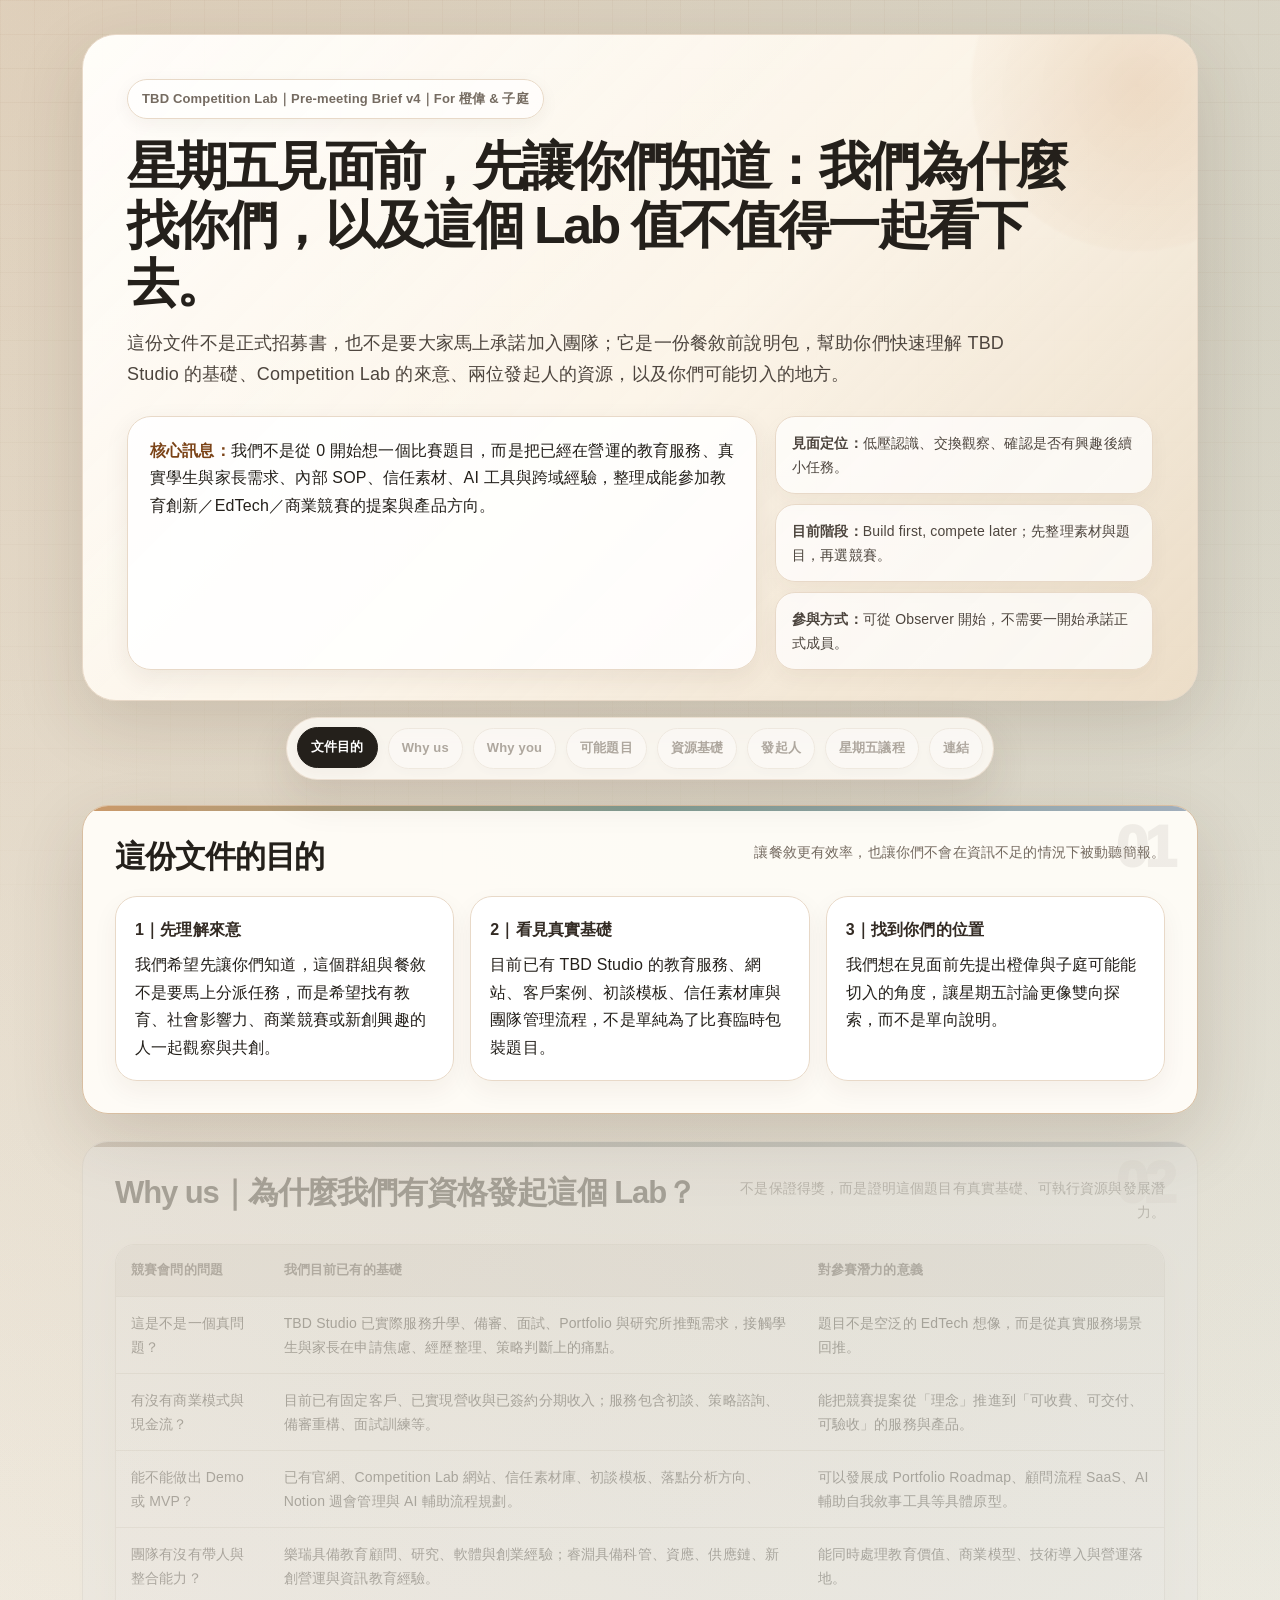
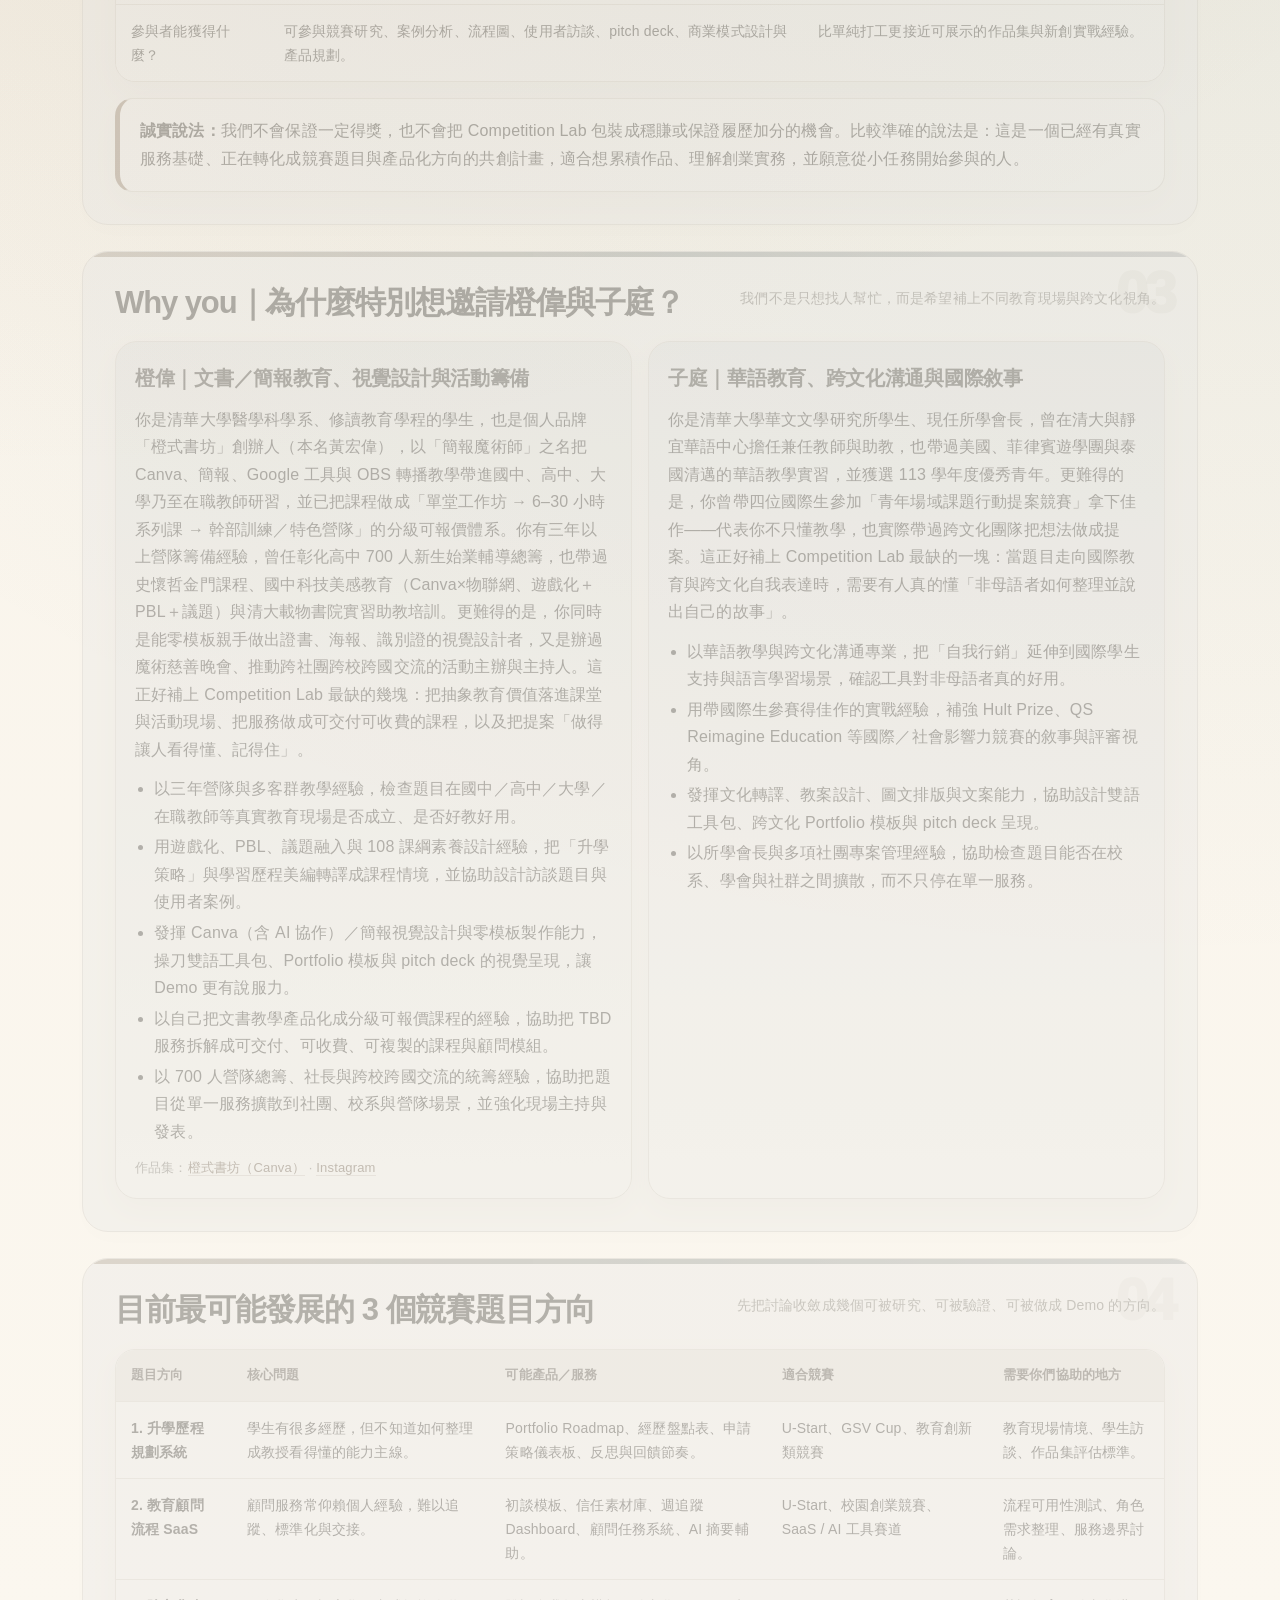
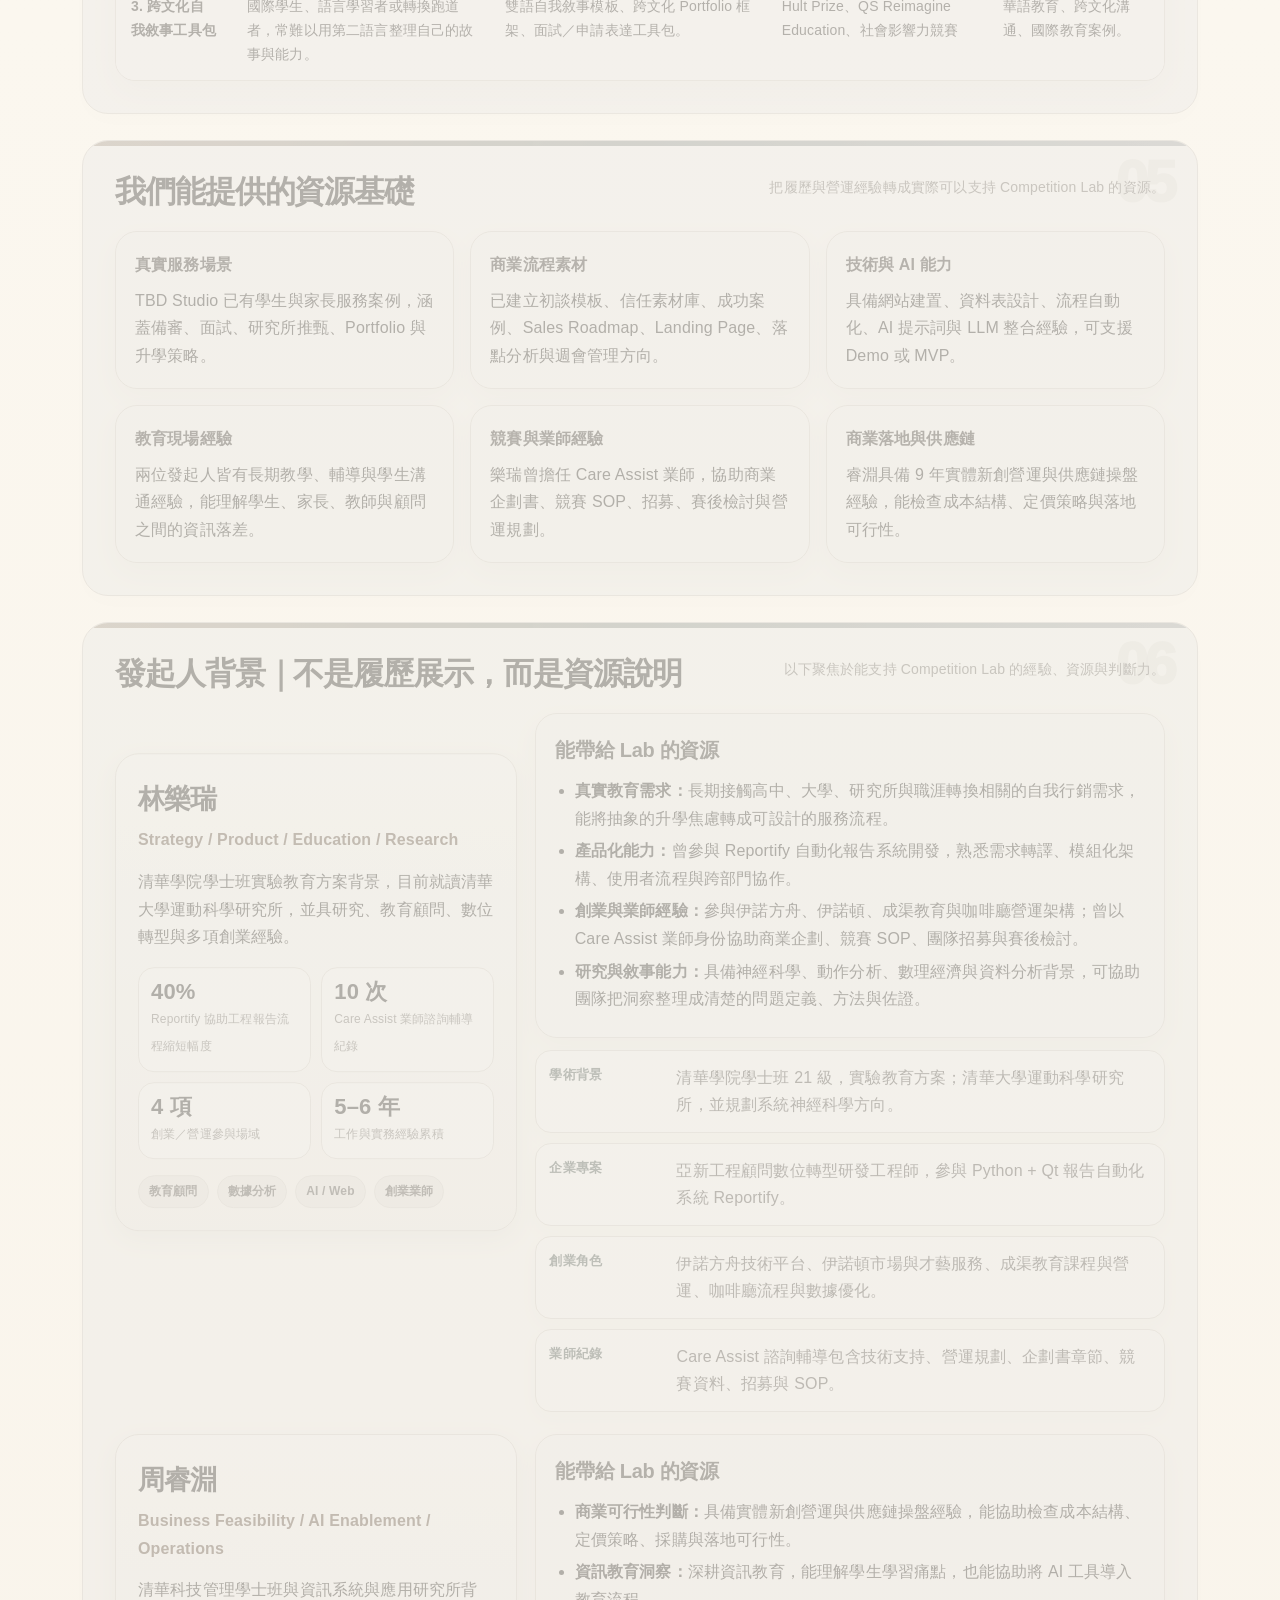
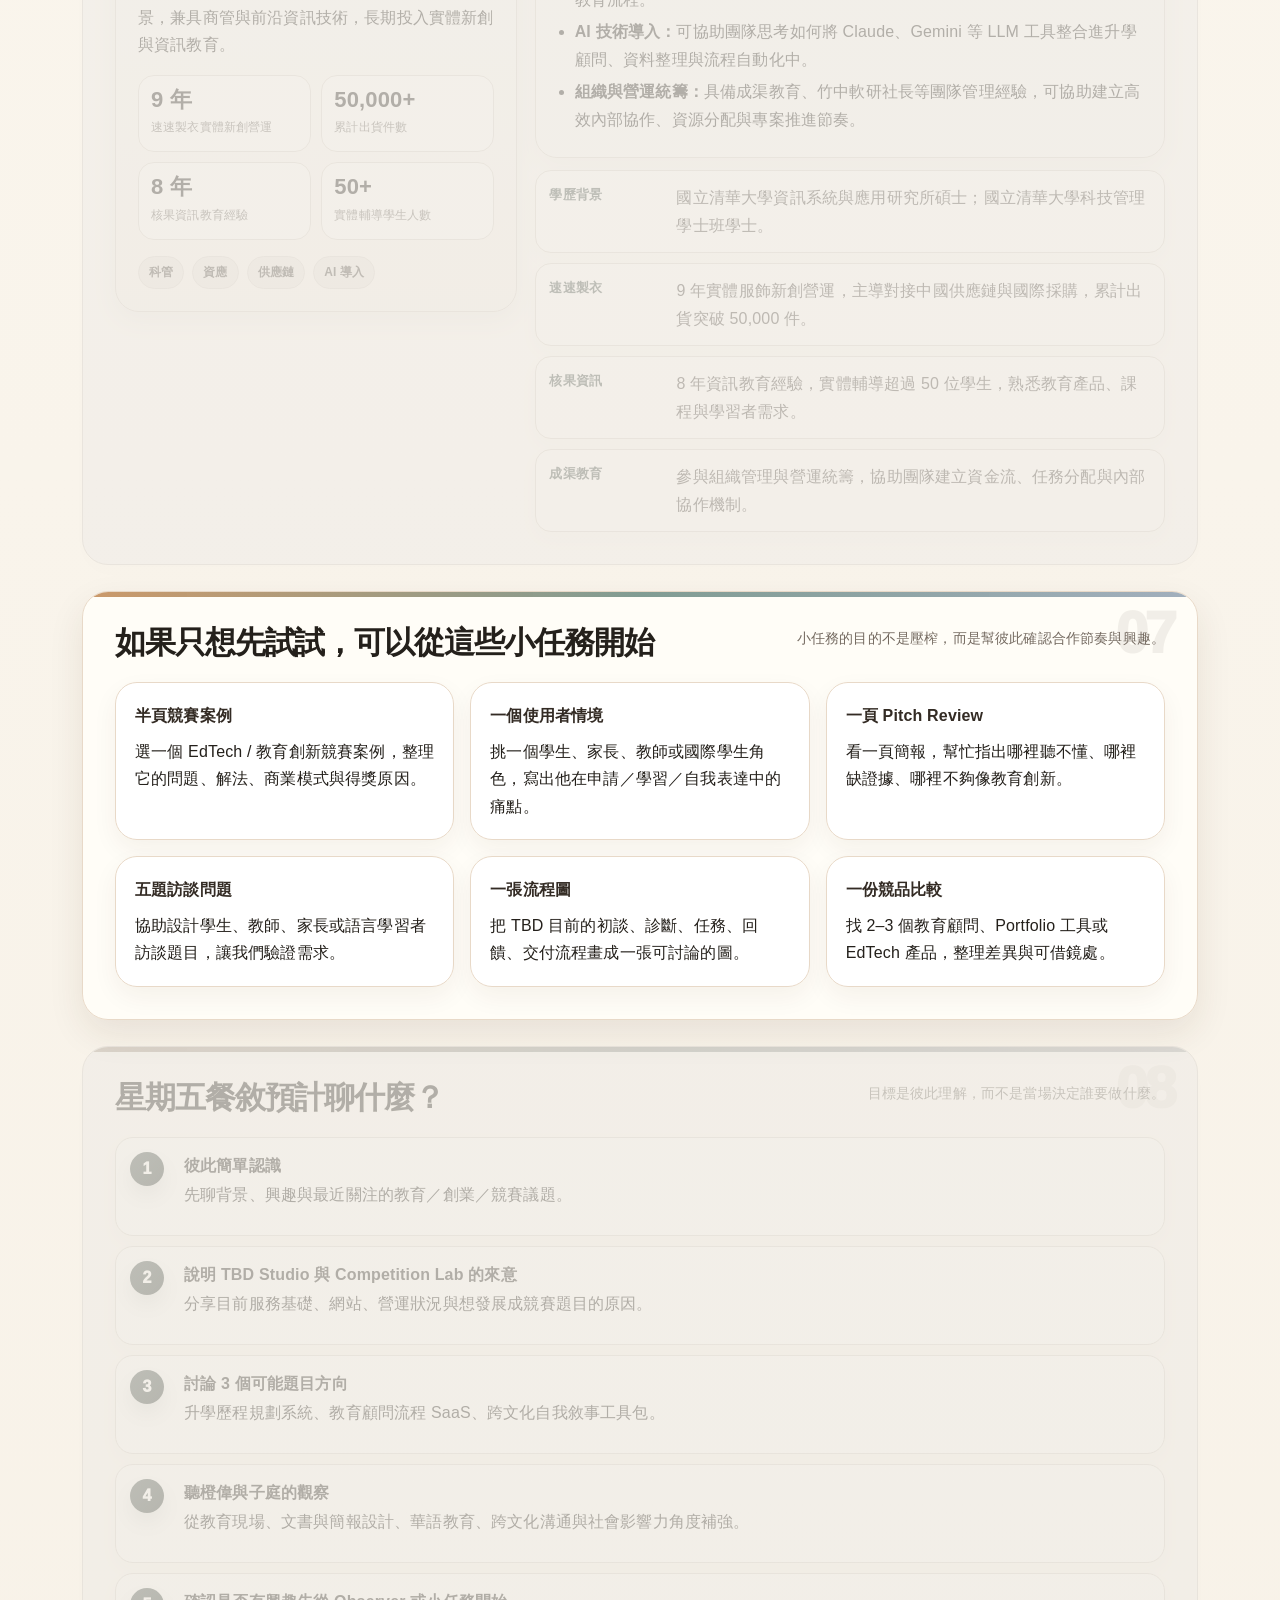
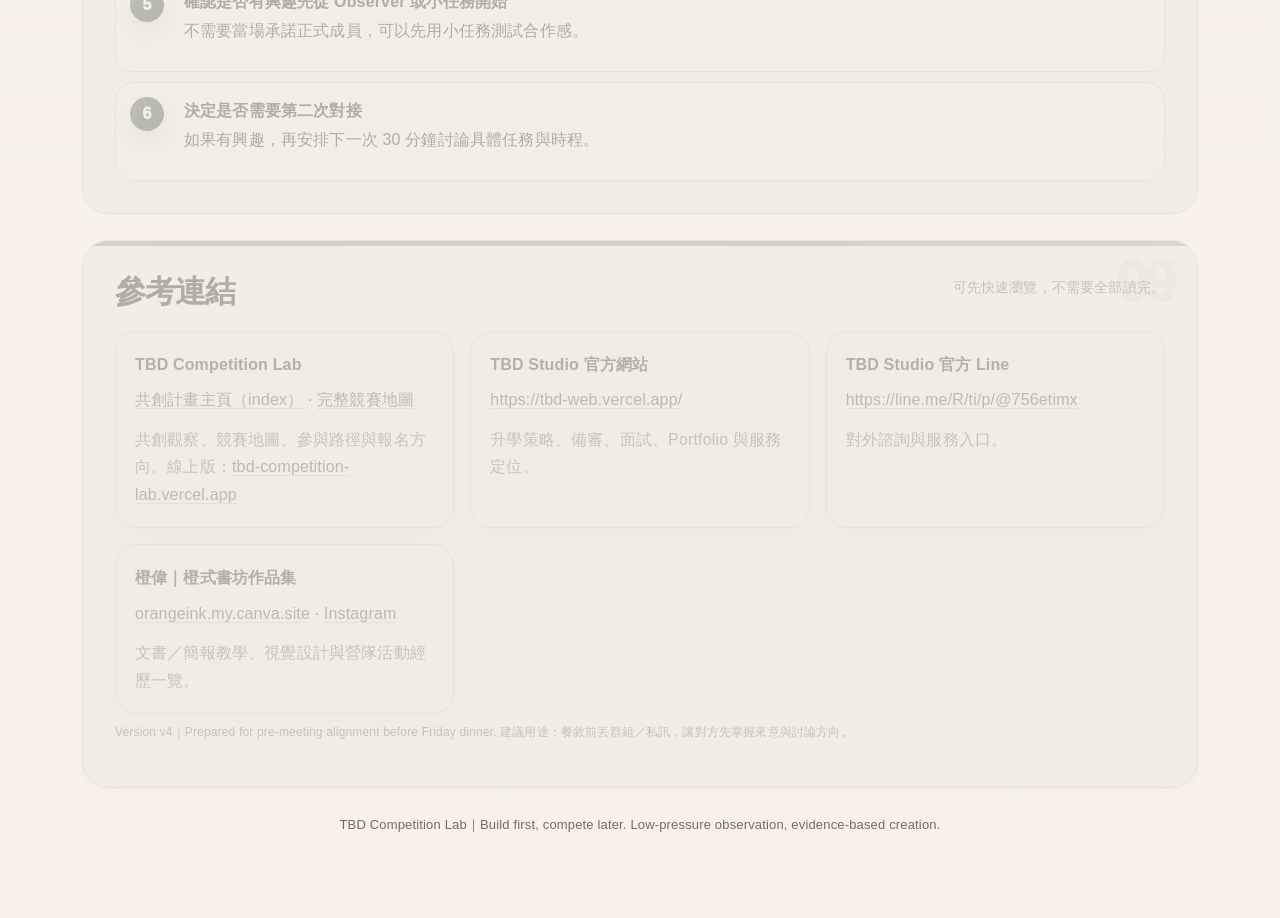
<file: Meeting_260529.html>
<!DOCTYPE html>

<html lang="zh-Hant">
<head>
<meta charset="utf-8"/>
<meta content="width=device-width, initial-scale=1.0" name="viewport"/><meta content="TBD Competition Lab 餐敘前說明包：來意、可信度、Why us / Why you、可能競賽題目、發起人資源與星期五議程。" name="description"/>
<title>TBD Competition Lab｜Pre-meeting Brief v4.1｜Focus Mode</title>
<style>

    :root{
      --bg:#f7f1e7;
      --bg-2:#efe2d2;
      --paper:#fffdf8;
      --paper-2:#fff8ed;
      --ink:#24201b;
      --muted:#756b61;
      --muted-2:#9a8d7f;
      --line:#e8d9c8;
      --line-strong:#d8bea1;
      --accent:#b87333;
      --accent-dark:#7b4317;
      --accent-soft:#f3ddc2;
      --green:#315f53;
      --green-soft:#e6f0eb;
      --blue:#536d8b;
      --blue-soft:#e8eef7;
      --warn:#fff2d7;
      --ok:#eef7ef;
      --danger:#8a4a31;
      --shadow-sm:0 8px 24px rgba(66,43,22,.08);
      --shadow:0 22px 70px rgba(66,43,22,.14);
      --shadow-card:0 14px 36px rgba(66,43,22,.09);
      --r-xl:34px;
      --r-lg:26px;
      --r-md:18px;
      --r-sm:13px;
      --page:1160px;
      --sans:-apple-system,BlinkMacSystemFont,"Segoe UI","Noto Sans TC","PingFang TC","Microsoft JhengHei",sans-serif;
    }
    *{box-sizing:border-box}
    html{scroll-behavior:smooth;scroll-padding-top:92px}
    body{
      margin:0;
      font-family:var(--sans);
      background:
        radial-gradient(circle at 4% 0%,rgba(184,115,51,.20),transparent 28%),
        radial-gradient(circle at 94% 4%,rgba(49,95,83,.16),transparent 32%),
        linear-gradient(180deg,var(--bg),#fbf7ef 44%,var(--bg));
      color:var(--ink);
      line-height:1.72;
      letter-spacing:.01em;
      text-rendering:optimizeLegibility;
    }
    body:before{
      content:"";
      position:fixed;inset:0;pointer-events:none;z-index:-1;
      background-image:linear-gradient(rgba(124,75,30,.045) 1px,transparent 1px),linear-gradient(90deg,rgba(124,75,30,.035) 1px,transparent 1px);
      background-size:34px 34px;
      mask-image:linear-gradient(180deg,rgba(0,0,0,.95),rgba(0,0,0,.22));
    }
    a{color:var(--accent-dark);text-decoration:none;border-bottom:1px solid rgba(124,75,30,.26);transition:.18s ease}
    a:hover{color:#4d260d;border-bottom-color:rgba(77,38,13,.55)}
    p{margin:0 0 12px}.muted{color:var(--muted)}
    b,strong{font-weight:850}
    .skip-link{position:absolute;left:-999px;top:10px;background:#fff;color:var(--ink);padding:10px 14px;border-radius:999px;z-index:99;box-shadow:var(--shadow-sm)}
    .skip-link:focus{left:14px}
    .progress-bar{position:fixed;top:0;left:0;height:4px;width:0%;background:linear-gradient(90deg,var(--accent),var(--green),var(--blue));z-index:1000;box-shadow:0 0 18px rgba(184,115,51,.35)}
    .page{max-width:var(--page);margin:0 auto;padding:34px 22px 82px}
    .hero{
      background:linear-gradient(135deg,rgba(255,253,248,.98),rgba(255,248,237,.90) 52%,rgba(241,223,199,.76));
      border:1px solid var(--line);
      border-radius:var(--r-xl);
      box-shadow:var(--shadow);
      padding:44px 44px 30px;
      position:relative;overflow:hidden;
    }
    .hero:before{content:"";position:absolute;inset:0;background:linear-gradient(135deg,rgba(255,255,255,.28),transparent 45%);pointer-events:none}
    .hero:after{content:"";position:absolute;right:-110px;top:-120px;width:340px;height:340px;border-radius:50%;background:radial-gradient(circle,rgba(184,115,51,.17),rgba(184,115,51,.03) 68%,transparent 70%)}
    .hero>*{position:relative;z-index:1}
    .eyebrow{display:inline-flex;gap:8px;align-items:center;border:1px solid var(--line);border-radius:999px;padding:8px 14px;background:rgba(255,255,255,.66);font-size:13px;color:var(--muted);font-weight:800;box-shadow:0 5px 18px rgba(66,43,22,.05)}
    h1{font-size:clamp(31px,4.2vw,52px);line-height:1.12;margin:18px 0 16px;letter-spacing:-.05em;max-width:940px}
    .subtitle{font-size:18px;color:#4d453e;max-width:910px;margin:0 0 24px}
    .hero-grid{display:grid;grid-template-columns:1.25fr .75fr;gap:18px;margin-top:26px;position:relative;z-index:1}
    .notice{background:rgba(255,255,255,.86);border:1px solid var(--line);border-radius:24px;padding:20px 22px;box-shadow:var(--shadow-sm)}
    .notice strong{color:var(--accent-dark)}
    .quick-meta{display:grid;gap:10px}
    .meta-item{background:rgba(255,255,255,.72);border:1px solid var(--line);border-radius:20px;padding:14px 16px;font-size:14px;color:#4d453e;box-shadow:0 8px 20px rgba(66,43,22,.045)}
    .nav{display:flex;flex-wrap:wrap;gap:10px;margin:24px 0 4px;padding:10px;border:1px solid rgba(232,217,200,.75);background:rgba(255,253,248,.62);border-radius:999px;backdrop-filter:blur(14px)}
    .nav a{border:1px solid var(--line);background:rgba(255,255,255,.74);border-radius:999px;padding:8px 13px;font-size:13px;font-weight:800;color:#5d4b3b;box-shadow:0 4px 14px rgba(66,43,22,.04)}
    .nav a:hover,.nav a.active{background:var(--ink);color:#fff;border-color:var(--ink);transform:translateY(-1px)}
    .sticky-nav{position:sticky;top:12px;z-index:50;margin:16px 0 2px;display:flex;justify-content:center}
    .sticky-nav .nav{margin:0;box-shadow:0 16px 42px rgba(66,43,22,.12);background:rgba(255,253,248,.82)}
    section{
      margin-top:26px;
      background:rgba(255,253,248,.94);
      border:1px solid var(--line);
      border-radius:var(--r-lg);
      box-shadow:var(--shadow-card);
      padding:32px;
      position:relative;overflow:hidden;
    }
    section:before{content:"";position:absolute;left:0;top:0;width:100%;height:5px;background:linear-gradient(90deg,var(--accent),rgba(49,95,83,.85),rgba(83,109,139,.75));opacity:.72}
    section[id]::after{content:attr(data-kicker);position:absolute;right:24px;top:12px;color:rgba(117,107,97,.10);font-size:58px;font-weight:950;letter-spacing:-.06em;line-height:1;pointer-events:none}
    .section-title{display:flex;align-items:flex-start;justify-content:space-between;gap:18px;margin-bottom:20px;position:relative;z-index:1}
    h2{font-size:clamp(23px,2.6vw,31px);line-height:1.22;margin:0;letter-spacing:-.035em}
    .section-note{color:var(--muted);font-size:14px;max-width:430px;margin:2px 0 0;text-align:right}
    h3{font-size:20px;margin:18px 0 10px;color:#2f2a25;letter-spacing:-.015em}
    .grid-2{display:grid;grid-template-columns:repeat(2,minmax(0,1fr));gap:16px}.grid-3{display:grid;grid-template-columns:repeat(3,minmax(0,1fr));gap:16px}.grid-4{display:grid;grid-template-columns:repeat(4,minmax(0,1fr));gap:14px}
    .card{background:rgba(255,255,255,.90);border:1px solid var(--line);border-radius:22px;padding:19px;box-shadow:0 10px 26px rgba(66,43,22,.055);transition:transform .18s ease,box-shadow .18s ease,border-color .18s ease}
    .card:hover{transform:translateY(-2px);box-shadow:0 18px 36px rgba(66,43,22,.10);border-color:var(--line-strong)}
    .card.soft{background:linear-gradient(180deg,var(--green-soft),#fff)}.card.blue{background:linear-gradient(180deg,var(--blue-soft),#fff)}.card.warn{background:var(--warn)}
    .card h3,.card h4{margin-top:0}.card h4{font-size:16px;margin:0 0 8px;color:#332b24}.card p:last-child{margin-bottom:0}
    .tag-row{display:flex;flex-wrap:wrap;gap:8px;margin-top:12px}.tag{display:inline-flex;border-radius:999px;padding:5px 10px;background:#f3eadf;border:1px solid var(--line);font-size:12px;color:#5b4d42;font-weight:800}
    .table-wrap{width:100%;overflow:auto;border-radius:20px;border:1px solid var(--line);background:#fff;box-shadow:0 10px 28px rgba(66,43,22,.05)}
    .table-wrap table{min-width:760px;border:0;border-radius:0}
    table{width:100%;border-collapse:collapse;overflow:hidden;border-radius:18px;background:#fff;border:1px solid var(--line);font-size:14px}
    th,td{text-align:left;vertical-align:top;padding:14px 15px;border-bottom:1px solid var(--line)}
    th{background:#f3eadf;color:#4d3b2d;font-size:13px;position:sticky;top:0;z-index:1}tr:last-child td{border-bottom:none}tbody tr:hover td{background:#fffaf1}
    ul{margin:8px 0 0;padding-left:1.2em}li{margin:5px 0}.compact li{margin:3px 0}
    .profile{display:grid;grid-template-columns:.78fr 1.22fr;gap:18px;align-items:start}.profile-head{background:linear-gradient(180deg,#fff,var(--paper-2));border:1px solid var(--line);border-radius:24px;padding:22px;position:sticky;top:98px;box-shadow:var(--shadow-sm)}.name{font-size:27px;font-weight:950;letter-spacing:-.03em;margin:0 0 4px}.role{color:var(--accent-dark);font-weight:850;margin-bottom:14px}.metric-grid{display:grid;grid-template-columns:repeat(2,minmax(0,1fr));gap:10px;margin:16px 0}.metric{background:#fff;border:1px solid var(--line);border-radius:16px;padding:12px}.metric b{display:block;font-size:22px;line-height:1.1}.metric span{font-size:12px;color:var(--muted)}
    .timeline{display:grid;gap:10px}.event{display:grid;grid-template-columns:115px 1fr;gap:12px;background:#fff;border:1px solid var(--line);border-radius:16px;padding:13px;box-shadow:0 7px 18px rgba(66,43,22,.035)}.event .date{font-weight:850;color:var(--green);font-size:13px}.event p{margin:0;color:#4d453e}
    .agenda{counter-reset:item;display:grid;gap:10px}.agenda .step{display:grid;grid-template-columns:42px 1fr;gap:12px;align-items:start;background:#fff;border:1px solid var(--line);border-radius:18px;padding:14px;box-shadow:0 7px 18px rgba(66,43,22,.035)}.agenda .step:before{counter-increment:item;content:counter(item);width:34px;height:34px;border-radius:50%;display:grid;place-items:center;background:linear-gradient(135deg,var(--green),#23443b);color:#fff;font-weight:950;box-shadow:0 10px 18px rgba(49,95,83,.18)}.step b{display:block;margin-bottom:2px}
    .callout{border-left:5px solid var(--accent);background:#fff;border-radius:18px;padding:18px 20px;border-top:1px solid var(--line);border-right:1px solid var(--line);border-bottom:1px solid var(--line);box-shadow:0 10px 26px rgba(66,43,22,.045)}
    .footer{margin-top:26px;color:var(--muted);font-size:13px;text-align:center}.print-note{font-size:12px;color:var(--muted);margin-top:8px}
    .back-top{position:fixed;right:18px;bottom:18px;width:42px;height:42px;border-radius:50%;display:grid;place-items:center;background:var(--ink);color:#fff;border:0;box-shadow:0 14px 36px rgba(36,32,27,.22);cursor:pointer;opacity:0;transform:translateY(8px);transition:.2s ease;z-index:80}.back-top.show{opacity:1;transform:translateY(0)}

    /* Focus Mode: dim non-current reading sections and mirror focus state in navigation */
    main.focus-mode-on section{
      transition:opacity .28s ease, filter .28s ease, transform .28s ease, box-shadow .28s ease;
    }
    main.focus-mode-on section.is-dimmed{
      opacity:.32;
      filter:grayscale(.55) saturate(.65) brightness(.9);
      box-shadow:0 8px 24px rgba(66,43,22,.04);
    }
    main.focus-mode-on section.is-active{
      opacity:1;
      filter:none;
      transform:translateY(-1px);
      box-shadow:0 24px 72px rgba(66,43,22,.16);
      border-color:var(--line-strong);
    }
    main.focus-mode-on section.is-dimmed:hover,
    main.focus-mode-on section.is-dimmed:focus-within{
      opacity:.82;
      filter:grayscale(.12) saturate(.9);
    }
    .nav a.is-dimmed{
      opacity:.46;
      filter:grayscale(.35);
    }
    .nav a.in-view{
      background:rgba(49,95,83,.12);
      border-color:rgba(49,95,83,.28);
      color:#264c42;
    }
    .nav a.active{
      opacity:1;
      filter:none;
    }
    @media(max-width:720px){
      main.focus-mode-on section.is-dimmed{opacity:.46;filter:grayscale(.4) saturate(.78) brightness(.94)}
    }
    @media(prefers-reduced-motion:reduce){
      main.focus-mode-on section,.nav a{transition:none}
    }
    @media(max-width:980px){.hero-grid,.grid-3{grid-template-columns:1fr 1fr}.profile{grid-template-columns:1fr}.profile-head{position:static}.sticky-nav{top:0}.sticky-nav .nav{justify-content:flex-start;overflow:auto;flex-wrap:nowrap;border-radius:0;width:calc(100% + 44px);margin-left:-22px;margin-right:-22px;padding-left:22px;padding-right:22px}.sticky-nav .nav a{white-space:nowrap}}
    @media(max-width:720px){.page{padding:18px 14px 70px}.hero{padding:28px 22px 22px;border-radius:26px}.hero-grid,.grid-2,.grid-3,.grid-4{grid-template-columns:1fr}.section-title{display:block}.section-note{text-align:left;margin-top:8px}.subtitle{font-size:16px}section{padding:24px 18px;border-radius:22px}.event{grid-template-columns:1fr}.metric-grid{grid-template-columns:1fr 1fr}.nav{flex-wrap:nowrap;overflow:auto;border-radius:18px;justify-content:flex-start}.nav a{white-space:nowrap}.table-wrap{margin-left:-4px;margin-right:-4px}.back-top{right:12px;bottom:12px}}
    @media(max-width:430px){.metric-grid{grid-template-columns:1fr}h1{letter-spacing:-.04em}.eyebrow{font-size:12px;align-items:flex-start}.notice,.meta-item,.card{border-radius:18px}.hero:after{display:none}}
    /* ===== Mobile nav guidance enhancement ===== */
    @media(max-width:980px){
      .sticky-nav::before,
      .sticky-nav::after{
        content:"";position:absolute;top:0;bottom:0;width:28px;
        pointer-events:none;z-index:5;transition:opacity .22s ease;
      }
      .sticky-nav::before{left:-22px;background:linear-gradient(90deg,rgba(255,253,248,.96),rgba(255,253,248,0))}
      .sticky-nav::after{right:-22px;background:linear-gradient(-90deg,rgba(255,253,248,.96),rgba(255,253,248,0))}
      .sticky-nav.at-start::before{opacity:0}
      .sticky-nav.at-end::after{opacity:0}
      .sticky-nav .nav{counter-reset:nav-item;scroll-behavior:smooth;-webkit-overflow-scrolling:touch;scrollbar-width:none}
      .sticky-nav .nav::-webkit-scrollbar{display:none}
      .sticky-nav .nav a{counter-increment:nav-item;position:relative;padding:9px 13px 9px 30px;font-size:12.5px}
      .sticky-nav .nav a::before{
        content:counter(nav-item,decimal-leading-zero);
        position:absolute;left:8px;top:50%;transform:translateY(-50%);
        font-family:ui-monospace,"SF Mono",Menlo,monospace;
        font-size:9.5px;font-weight:700;letter-spacing:.05em;line-height:1;
        color:rgba(117,107,97,.7);background:rgba(243,234,223,.9);
        border-radius:999px;padding:2px 5px;
        transition:background .18s ease,color .18s ease;
      }
      .sticky-nav .nav a.in-view::before{background:rgba(49,95,83,.22);color:#264c42}
      .sticky-nav .nav a.active::before{background:var(--accent);color:#fff}
      .sticky-nav .nav a.active{box-shadow:0 10px 24px rgba(36,32,27,.28)}
      section[id]::after{font-size:44px;right:16px;top:10px}
    }
    @media(max-width:430px){
      .sticky-nav .nav a{padding:8px 12px 8px 28px;font-size:12px}
      .sticky-nav .nav a::before{font-size:9px;padding:2px 4px;left:6px}
      section[id]::after{font-size:36px}
    }

    @media print{body{background:#fff}.progress-bar,.sticky-nav,.back-top{display:none}.page{max-width:none;padding:0}.hero,section{box-shadow:none;break-inside:avoid}.nav{display:none}a{border-bottom:none;color:inherit}.table-wrap{overflow:visible;border:0;box-shadow:none}.table-wrap table{min-width:0}section:before,section[id]::after{display:none}}

  </style>
</head>
<body><div aria-hidden="true" class="progress-bar"></div><a class="skip-link" href="#purpose">跳到主要內容</a>
<main class="page">
<header class="hero">
<div class="eyebrow">TBD Competition Lab｜Pre-meeting Brief v4｜For 橙偉 &amp; 子庭</div>
<h1>星期五見面前，先讓你們知道：我們為什麼找你們，以及這個 Lab 值不值得一起看下去。</h1>
<p class="subtitle">這份文件不是正式招募書，也不是要大家馬上承諾加入團隊；它是一份餐敘前說明包，幫助你們快速理解 TBD Studio 的基礎、Competition Lab 的來意、兩位發起人的資源，以及你們可能切入的地方。</p>
<div class="hero-grid">
<div class="notice">
<strong>核心訊息：</strong>我們不是從 0 開始想一個比賽題目，而是把已經在營運的教育服務、真實學生與家長需求、內部 SOP、信任素材、AI 工具與跨域經驗，整理成能參加教育創新／EdTech／商業競賽的提案與產品方向。
        </div>
<div class="quick-meta">
<div class="meta-item"><b>見面定位：</b>低壓認識、交換觀察、確認是否有興趣後續小任務。</div>
<div class="meta-item"><b>目前階段：</b>Build first, compete later；先整理素材與題目，再選競賽。</div>
<div class="meta-item"><b>參與方式：</b>可從 Observer 開始，不需要一開始承諾正式成員。</div>
</div>
</div>
</header><div aria-label="頁面導覽" class="sticky-nav"><nav class="nav">
<a href="#purpose">文件目的</a><a href="#why-us">Why us</a><a href="#why-you">Why you</a><a href="#topics">可能題目</a><a href="#resources">資源基礎</a><a href="#profiles">發起人</a><a href="#agenda">星期五議程</a><a href="#links">連結</a>
</nav></div>
<section data-kicker="01" id="purpose">
<div class="section-title"><h2>這份文件的目的</h2><p class="section-note">讓餐敘更有效率，也讓你們不會在資訊不足的情況下被動聽簡報。</p></div>
<div class="grid-3">
<div class="card"><h4>1｜先理解來意</h4><p>我們希望先讓你們知道，這個群組與餐敘不是要馬上分派任務，而是希望找有教育、社會影響力、商業競賽或新創興趣的人一起觀察與共創。</p></div>
<div class="card"><h4>2｜看見真實基礎</h4><p>目前已有 TBD Studio 的教育服務、網站、客戶案例、初談模板、信任素材庫與團隊管理流程，不是單純為了比賽臨時包裝題目。</p></div>
<div class="card"><h4>3｜找到你們的位置</h4><p>我們想在見面前先提出橙偉與子庭可能能切入的角度，讓星期五討論更像雙向探索，而不是單向說明。</p></div>
</div>
</section>
<section data-kicker="02" id="why-us">
<div class="section-title"><h2>Why us｜為什麼我們有資格發起這個 Lab？</h2><p class="section-note">不是保證得獎，而是證明這個題目有真實基礎、可執行資源與發展潛力。</p></div>
<div aria-label="可水平捲動的表格" class="table-wrap" role="region"><table>
<thead><tr><th>競賽會問的問題</th><th>我們目前已有的基礎</th><th>對參賽潛力的意義</th></tr></thead>
<tbody>
<tr><td>這是不是一個真問題？</td><td>TBD Studio 已實際服務升學、備審、面試、Portfolio 與研究所推甄需求，接觸學生與家長在申請焦慮、經歷整理、策略判斷上的痛點。</td><td>題目不是空泛的 EdTech 想像，而是從真實服務場景回推。</td></tr>
<tr><td>有沒有商業模式與現金流？</td><td>目前已有固定客戶、已實現營收與已簽約分期收入；服務包含初談、策略諮詢、備審重構、面試訓練等。</td><td>能把競賽提案從「理念」推進到「可收費、可交付、可驗收」的服務與產品。</td></tr>
<tr><td>能不能做出 Demo 或 MVP？</td><td>已有官網、Competition Lab 網站、信任素材庫、初談模板、落點分析方向、Notion 週會管理與 AI 輔助流程規劃。</td><td>可以發展成 Portfolio Roadmap、顧問流程 SaaS、AI 輔助自我敘事工具等具體原型。</td></tr>
<tr><td>團隊有沒有帶人與整合能力？</td><td>樂瑞具備教育顧問、研究、軟體與創業經驗；睿淵具備科管、資應、供應鏈、新創營運與資訊教育經驗。</td><td>能同時處理教育價值、商業模型、技術導入與營運落地。</td></tr>
<tr><td>參與者能獲得什麼？</td><td>可參與競賽研究、案例分析、流程圖、使用者訪談、pitch deck、商業模式設計與產品規劃。</td><td>比單純打工更接近可展示的作品集與新創實戰經驗。</td></tr>
</tbody>
</table></div>
<div class="callout" style="margin-top:16px"><b>誠實說法：</b>我們不會保證一定得獎，也不會把 Competition Lab 包裝成穩賺或保證履歷加分的機會。比較準確的說法是：這是一個已經有真實服務基礎、正在轉化成競賽題目與產品化方向的共創計畫，適合想累積作品、理解創業實務，並願意從小任務開始參與的人。</div>
</section>
<section data-kicker="03" id="why-you">
<div class="section-title"><h2>Why you｜為什麼特別想邀請橙偉與子庭？</h2><p class="section-note">我們不是只想找人幫忙，而是希望補上不同教育現場與跨文化視角。</p></div>
<div class="grid-2">
<div class="card soft">
<h3>橙偉｜文書／簡報教育、視覺設計與活動籌備</h3>
<p>你是清華大學醫學科學系、修讀教育學程的學生，也是個人品牌「橙式書坊」創辦人（本名黃宏偉），以「簡報魔術師」之名把 Canva、簡報、Google 工具與 OBS 轉播教學帶進國中、高中、大學乃至在職教師研習，並已把課程做成「單堂工作坊 → 6–30 小時系列課 → 幹部訓練／特色營隊」的分級可報價體系。你有三年以上營隊籌備經驗，曾任彰化高中 700 人新生始業輔導總籌，也帶過史懷哲金門課程、國中科技美感教育（Canva×物聯網、遊戲化＋PBL＋議題）與清大載物書院實習助教培訓。更難得的是，你同時是能零模板親手做出證書、海報、識別證的視覺設計者，又是辦過魔術慈善晚會、推動跨社團跨校跨國交流的活動主辦與主持人。這正好補上 Competition Lab 最缺的幾塊：把抽象教育價值落進課堂與活動現場、把服務做成可交付可收費的課程，以及把提案「做得讓人看得懂、記得住」。</p>
<ul class="compact">
<li>以三年營隊與多客群教學經驗，檢查題目在國中／高中／大學／在職教師等真實教育現場是否成立、是否好教好用。</li>
<li>用遊戲化、PBL、議題融入與 108 課綱素養設計經驗，把「升學策略」與學習歷程美編轉譯成課程情境，並協助設計訪談題目與使用者案例。</li>
<li>發揮 Canva（含 AI 協作）／簡報視覺設計與零模板製作能力，操刀雙語工具包、Portfolio 模板與 pitch deck 的視覺呈現，讓 Demo 更有說服力。</li>
<li>以自己把文書教學產品化成分級可報價課程的經驗，協助把 TBD 服務拆解成可交付、可收費、可複製的課程與顧問模組。</li>
<li>以 700 人營隊總籌、社長與跨校跨國交流的統籌經驗，協助把題目從單一服務擴散到社團、校系與營隊場景，並強化現場主持與發表。</li>
</ul>
<p class="muted" style="margin:12px 0 0;font-size:13px">作品集：<a href="https://orangeink.my.canva.site/" target="_blank">橙式書坊（Canva）</a> · <a href="https://www.instagram.com/deoxyribonucleic_acid_1260" target="_blank">Instagram</a></p>
</div>
<div class="card blue">
<h3>子庭｜華語教育、跨文化溝通與國際敘事</h3>
<p>你是清華大學華文文學研究所學生、現任所學會長，曾在清大與靜宜華語中心擔任兼任教師與助教，也帶過美國、菲律賓遊學團與泰國清邁的華語教學實習，並獲選 113 學年度優秀青年。更難得的是，你曾帶四位國際生參加「青年場域課題行動提案競賽」拿下佳作——代表你不只懂教學，也實際帶過跨文化團隊把想法做成提案。這正好補上 Competition Lab 最缺的一塊：當題目走向國際教育與跨文化自我表達時，需要有人真的懂「非母語者如何整理並說出自己的故事」。</p>
<ul class="compact">
<li>以華語教學與跨文化溝通專業，把「自我行銷」延伸到國際學生支持與語言學習場景，確認工具對非母語者真的好用。</li>
<li>用帶國際生參賽得佳作的實戰經驗，補強 Hult Prize、QS Reimagine Education 等國際／社會影響力競賽的敘事與評審視角。</li>
<li>發揮文化轉譯、教案設計、圖文排版與文案能力，協助設計雙語工具包、跨文化 Portfolio 模板與 pitch deck 呈現。</li>
<li>以所學會長與多項社團專案管理經驗，協助檢查題目能否在校系、學會與社群之間擴散，而不只停在單一服務。</li>
</ul>
</div>
</div>
</section>
<section data-kicker="04" id="topics">
<div class="section-title"><h2>目前最可能發展的 3 個競賽題目方向</h2><p class="section-note">先把討論收斂成幾個可被研究、可被驗證、可被做成 Demo 的方向。</p></div>
<div aria-label="可水平捲動的表格" class="table-wrap" role="region"><table>
<thead><tr><th>題目方向</th><th>核心問題</th><th>可能產品／服務</th><th>適合競賽</th><th>需要你們協助的地方</th></tr></thead>
<tbody>
<tr><td><b>1. 升學歷程規劃系統</b></td><td>學生有很多經歷，但不知道如何整理成教授看得懂的能力主線。</td><td>Portfolio Roadmap、經歷盤點表、申請策略儀表板、反思與回饋節奏。</td><td>U-Start、GSV Cup、教育創新類競賽</td><td>教育現場情境、學生訪談、作品集評估標準。</td></tr>
<tr><td><b>2. 教育顧問流程 SaaS</b></td><td>顧問服務常仰賴個人經驗，難以追蹤、標準化與交接。</td><td>初談模板、信任素材庫、週追蹤 Dashboard、顧問任務系統、AI 摘要輔助。</td><td>U-Start、校園創業競賽、SaaS / AI 工具賽道</td><td>流程可用性測試、角色需求整理、服務邊界討論。</td></tr>
<tr><td><b>3. 跨文化自我敘事工具包</b></td><td>國際學生、語言學習者或轉換跑道者，常難以用第二語言整理自己的故事與能力。</td><td>雙語自我敘事模板、跨文化 Portfolio 框架、面試／申請表達工具包。</td><td>Hult Prize、QS Reimagine Education、社會影響力競賽</td><td>華語教育、跨文化溝通、國際教育案例。</td></tr>
</tbody>
</table></div>
</section>
<section data-kicker="05" id="resources">
<div class="section-title"><h2>我們能提供的資源基礎</h2><p class="section-note">把履歷與營運經驗轉成實際可以支持 Competition Lab 的資源。</p></div>
<div class="grid-3">
<div class="card"><h4>真實服務場景</h4><p>TBD Studio 已有學生與家長服務案例，涵蓋備審、面試、研究所推甄、Portfolio 與升學策略。</p></div>
<div class="card"><h4>商業流程素材</h4><p>已建立初談模板、信任素材庫、成功案例、Sales Roadmap、Landing Page、落點分析與週會管理方向。</p></div>
<div class="card"><h4>技術與 AI 能力</h4><p>具備網站建置、資料表設計、流程自動化、AI 提示詞與 LLM 整合經驗，可支援 Demo 或 MVP。</p></div>
<div class="card"><h4>教育現場經驗</h4><p>兩位發起人皆有長期教學、輔導與學生溝通經驗，能理解學生、家長、教師與顧問之間的資訊落差。</p></div>
<div class="card"><h4>競賽與業師經驗</h4><p>樂瑞曾擔任 Care Assist 業師，協助商業企劃書、競賽 SOP、招募、賽後檢討與營運規劃。</p></div>
<div class="card"><h4>商業落地與供應鏈</h4><p>睿淵具備 9 年實體新創營運與供應鏈操盤經驗，能檢查成本結構、定價策略與落地可行性。</p></div>
</div>
</section>
<section data-kicker="06" id="profiles">
<div class="section-title"><h2>發起人背景｜不是履歷展示，而是資源說明</h2><p class="section-note">以下聚焦於能支持 Competition Lab 的經驗、資源與判斷力。</p></div>
<div class="profile" style="margin-bottom:22px">
<aside class="profile-head">
<p class="name">林樂瑞</p>
<div class="role">Strategy / Product / Education / Research</div>
<p>清華學院學士班實驗教育方案背景，目前就讀清華大學運動科學研究所，並具研究、教育顧問、數位轉型與多項創業經驗。</p>
<div class="metric-grid">
<div class="metric"><b>40%</b><span>Reportify 協助工程報告流程縮短幅度</span></div>
<div class="metric"><b>10 次</b><span>Care Assist 業師諮詢輔導紀錄</span></div>
<div class="metric"><b>4 項</b><span>創業／營運參與場域</span></div>
<div class="metric"><b>5–6 年</b><span>工作與實務經驗累積</span></div>
</div>
<div class="tag-row"><span class="tag">教育顧問</span><span class="tag">數據分析</span><span class="tag">AI / Web</span><span class="tag">創業業師</span></div>
</aside>
<div>
<div class="card">
<h3>能帶給 Lab 的資源</h3>
<ul>
<li><b>真實教育需求：</b>長期接觸高中、大學、研究所與職涯轉換相關的自我行銷需求，能將抽象的升學焦慮轉成可設計的服務流程。</li>
<li><b>產品化能力：</b>曾參與 Reportify 自動化報告系統開發，熟悉需求轉譯、模組化架構、使用者流程與跨部門協作。</li>
<li><b>創業與業師經驗：</b>參與伊諾方舟、伊諾頓、成渠教育與咖啡廳營運架構；曾以 Care Assist 業師身份協助商業企劃、競賽 SOP、團隊招募與賽後檢討。</li>
<li><b>研究與敘事能力：</b>具備神經科學、動作分析、數理經濟與資料分析背景，可協助團隊把洞察整理成清楚的問題定義、方法與佐證。</li>
</ul>
</div>
<div class="timeline" style="margin-top:12px">
<div class="event"><div class="date">學術背景</div><p>清華學院學士班 21 級，實驗教育方案；清華大學運動科學研究所，並規劃系統神經科學方向。</p></div>
<div class="event"><div class="date">企業專案</div><p>亞新工程顧問數位轉型研發工程師，參與 Python + Qt 報告自動化系統 Reportify。</p></div>
<div class="event"><div class="date">創業角色</div><p>伊諾方舟技術平台、伊諾頓市場與才藝服務、成渠教育課程與營運、咖啡廳流程與數據優化。</p></div>
<div class="event"><div class="date">業師紀錄</div><p>Care Assist 諮詢輔導包含技術支持、營運規劃、企劃書章節、競賽資料、招募與 SOP。</p></div>
</div>
</div>
</div>
<div class="profile">
<aside class="profile-head">
<p class="name">周睿淵</p>
<div class="role">Business Feasibility / AI Enablement / Operations</div>
<p>清華科技管理學士班與資訊系統與應用研究所背景，兼具商管與前沿資訊技術，長期投入實體新創與資訊教育。</p>
<div class="metric-grid">
<div class="metric"><b>9 年</b><span>速速製衣實體新創營運</span></div>
<div class="metric"><b>50,000+</b><span>累計出貨件數</span></div>
<div class="metric"><b>8 年</b><span>核果資訊教育經驗</span></div>
<div class="metric"><b>50+</b><span>實體輔導學生人數</span></div>
</div>
<div class="tag-row"><span class="tag">科管</span><span class="tag">資應</span><span class="tag">供應鏈</span><span class="tag">AI 導入</span></div>
</aside>
<div>
<div class="card">
<h3>能帶給 Lab 的資源</h3>
<ul>
<li><b>商業可行性判斷：</b>具備實體新創營運與供應鏈操盤經驗，能協助檢查成本結構、定價策略、採購與落地可行性。</li>
<li><b>資訊教育洞察：</b>深耕資訊教育，能理解學生學習痛點，也能協助將 AI 工具導入教育流程。</li>
<li><b>AI 技術導入：</b>可協助團隊思考如何將 Claude、Gemini 等 LLM 工具整合進升學顧問、資料整理與流程自動化中。</li>
<li><b>組織與營運統籌：</b>具備成渠教育、竹中軟研社長等團隊管理經驗，可協助建立高效內部協作、資源分配與專案推進節奏。</li>
</ul>
</div>
<div class="timeline" style="margin-top:12px">
<div class="event"><div class="date">學歷背景</div><p>國立清華大學資訊系統與應用研究所碩士；國立清華大學科技管理學士班學士。</p></div>
<div class="event"><div class="date">速速製衣</div><p>9 年實體服飾新創營運，主導對接中國供應鏈與國際採購，累計出貨突破 50,000 件。</p></div>
<div class="event"><div class="date">核果資訊</div><p>8 年資訊教育經驗，實體輔導超過 50 位學生，熟悉教育產品、課程與學習者需求。</p></div>
<div class="event"><div class="date">成渠教育</div><p>參與組織管理與營運統籌，協助團隊建立資金流、任務分配與內部協作機制。</p></div>
</div>
</div>
</div>
</section>
<section data-kicker="07" id="tasks">
<div class="section-title"><h2>如果只想先試試，可以從這些小任務開始</h2><p class="section-note">小任務的目的不是壓榨，而是幫彼此確認合作節奏與興趣。</p></div>
<div class="grid-3">
<div class="card"><h4>半頁競賽案例</h4><p>選一個 EdTech / 教育創新競賽案例，整理它的問題、解法、商業模式與得獎原因。</p></div>
<div class="card"><h4>一個使用者情境</h4><p>挑一個學生、家長、教師或國際學生角色，寫出他在申請／學習／自我表達中的痛點。</p></div>
<div class="card"><h4>一頁 Pitch Review</h4><p>看一頁簡報，幫忙指出哪裡聽不懂、哪裡缺證據、哪裡不夠像教育創新。</p></div>
<div class="card"><h4>五題訪談問題</h4><p>協助設計學生、教師、家長或語言學習者訪談題目，讓我們驗證需求。</p></div>
<div class="card"><h4>一張流程圖</h4><p>把 TBD 目前的初談、診斷、任務、回饋、交付流程畫成一張可討論的圖。</p></div>
<div class="card"><h4>一份競品比較</h4><p>找 2–3 個教育顧問、Portfolio 工具或 EdTech 產品，整理差異與可借鏡處。</p></div>
</div>
</section>
<section data-kicker="08" id="agenda">
<div class="section-title"><h2>星期五餐敘預計聊什麼？</h2><p class="section-note">目標是彼此理解，而不是當場決定誰要做什麼。</p></div>
<div class="agenda">
<div class="step"><div><b>彼此簡單認識</b><p>先聊背景、興趣與最近關注的教育／創業／競賽議題。</p></div></div>
<div class="step"><div><b>說明 TBD Studio 與 Competition Lab 的來意</b><p>分享目前服務基礎、網站、營運狀況與想發展成競賽題目的原因。</p></div></div>
<div class="step"><div><b>討論 3 個可能題目方向</b><p>升學歷程規劃系統、教育顧問流程 SaaS、跨文化自我敘事工具包。</p></div></div>
<div class="step"><div><b>聽橙偉與子庭的觀察</b><p>從教育現場、文書與簡報設計、華語教育、跨文化溝通與社會影響力角度補強。</p></div></div>
<div class="step"><div><b>確認是否有興趣先從 Observer 或小任務開始</b><p>不需要當場承諾正式成員，可以先用小任務測試合作感。</p></div></div>
<div class="step"><div><b>決定是否需要第二次對接</b><p>如果有興趣，再安排下一次 30 分鐘討論具體任務與時程。</p></div></div>
</div>
</section>
<section data-kicker="09" id="links">
<div class="section-title"><h2>參考連結</h2><p class="section-note">可先快速瀏覽，不需要全部讀完。</p></div>
<div class="grid-3">
<div class="card"><h4>TBD Competition Lab</h4><p><a href="index.html">共創計畫主頁（index）</a> · <a href="competitions.html">完整競賽地圖</a></p><p class="muted">共創觀察、競賽地圖、參與路徑與報名方向。線上版：<a href="https://tbd-competition-lab.vercel.app" target="_blank">tbd-competition-lab.vercel.app</a></p></div>
<div class="card"><h4>TBD Studio 官方網站</h4><p><a href="https://tbd-web.vercel.app/" target="_blank">https://tbd-web.vercel.app/</a></p><p class="muted">升學策略、備審、面試、Portfolio 與服務定位。</p></div>
<div class="card"><h4>TBD Studio 官方 Line</h4><p><a href="https://line.me/R/ti/p/@756etimx" target="_blank">https://line.me/R/ti/p/@756etimx</a></p><p class="muted">對外諮詢與服務入口。</p></div>
<div class="card"><h4>橙偉｜橙式書坊作品集</h4><p><a href="https://orangeink.my.canva.site/" target="_blank">orangeink.my.canva.site</a> · <a href="https://www.instagram.com/deoxyribonucleic_acid_1260" target="_blank">Instagram</a></p><p class="muted">文書／簡報教學、視覺設計與營隊活動經歷一覽。</p></div>
</div>
<p class="print-note">Version v4｜Prepared for pre-meeting alignment before Friday dinner. 建議用途：餐敘前丟群組／私訊，讓對方先掌握來意與討論方向。</p>
</section>
<div class="footer">TBD Competition Lab｜Build first, compete later. Low-pressure observation, evidence-based creation.</div>
</main>
<button aria-label="回到頁首" class="back-top" type="button">↑</button><script data-ui="v4-ux">

    const progress = document.querySelector('.progress-bar');
    const backTop = document.querySelector('.back-top');
    const main = document.querySelector('main.page');
    const navLinks = [...document.querySelectorAll('.nav a')];
    const sections = navLinks
      .map(a => document.querySelector(a.getAttribute('href')))
      .filter(Boolean);
    const sectionById = Object.fromEntries(sections.map(section => [section.id, section]));
    const navById = Object.fromEntries(navLinks.map(a => [a.getAttribute('href')?.replace('#',''), a]));
    const ratios = new Map(sections.map(section => [section.id, 0]));
    const navContainer = document.querySelector('.sticky-nav .nav');
    const stickyNav = document.querySelector('.sticky-nav');
    let lastCurrent = null;

    if(main) main.classList.add('focus-mode-on');

    function scrollActiveNavIntoView(){
      if(!navContainer) return;
      if(navContainer.scrollWidth <= navContainer.clientWidth + 2) return;
      const activeLink = navContainer.querySelector('a.active');
      if(!activeLink) return;
      const target = activeLink.offsetLeft - (navContainer.clientWidth - activeLink.offsetWidth) / 2;
      const max = navContainer.scrollWidth - navContainer.clientWidth;
      const left = Math.max(0, Math.min(max, target));
      navContainer.scrollTo({left, behavior:'smooth'});
    }

    function updateNavEdges(){
      if(!navContainer || !stickyNav) return;
      if(navContainer.scrollWidth <= navContainer.clientWidth + 2){
        stickyNav.classList.add('at-start','at-end');
        return;
      }
      stickyNav.classList.toggle('at-start', navContainer.scrollLeft <= 4);
      stickyNav.classList.toggle('at-end', navContainer.scrollLeft >= navContainer.scrollWidth - navContainer.clientWidth - 4);
    }

    function setFocusState(current){
      sections.forEach(section => {
        const isActive = section.id === current;
        section.classList.toggle('is-active', isActive);
        section.classList.toggle('is-dimmed', !isActive);
        section.setAttribute('aria-current', isActive ? 'true' : 'false');
      });
      navLinks.forEach(a => {
        const id = a.getAttribute('href')?.replace('#','');
        const isActive = id === current;
        const isInView = (ratios.get(id) || 0) > 0.08;
        a.classList.toggle('active', isActive);
        a.classList.toggle('in-view', isInView && !isActive);
        a.classList.toggle('is-dimmed', !isActive && !isInView);
        if(isActive) a.setAttribute('aria-current', 'true');
        else a.removeAttribute('aria-current');
      });
      if(current !== lastCurrent){
        lastCurrent = current;
        scrollActiveNavIntoView();
      }
    }

    function pickCurrentSection(){
      const viewportFocusY = window.innerHeight * 0.38;
      let best = sections[0]?.id;
      let bestScore = -Infinity;
      for(const section of sections){
        const rect = section.getBoundingClientRect();
        const visibleRatio = ratios.get(section.id) || 0;
        const distance = Math.abs(rect.top - viewportFocusY);
        const score = visibleRatio * 1000 - distance;
        if(score > bestScore){
          bestScore = score;
          best = section.id;
        }
      }
      return best;
    }

    const observer = new IntersectionObserver((entries) => {
      entries.forEach(entry => ratios.set(entry.target.id, entry.intersectionRatio));
      setFocusState(pickCurrentSection());
    }, {
      root:null,
      threshold:[0, .05, .1, .18, .25, .35, .5, .65, .8, 1],
      rootMargin:'-12% 0px -42% 0px'
    });
    sections.forEach(section => observer.observe(section));

    function updateUI(){
      const doc = document.documentElement;
      const scrolled = doc.scrollTop || document.body.scrollTop;
      const max = doc.scrollHeight - doc.clientHeight;
      if(progress) progress.style.width = max > 0 ? `${(scrolled / max) * 100}%` : '0%';
      if(backTop) backTop.classList.toggle('show', scrolled > 520);
      setFocusState(pickCurrentSection());
    }
    window.addEventListener('scroll', updateUI, {passive:true});
    window.addEventListener('resize', updateUI);
    window.addEventListener('resize', updateNavEdges);
    if(navContainer){
      navContainer.addEventListener('scroll', updateNavEdges, {passive:true});
    }
    updateUI();
    updateNavEdges();
    if(backTop){
      backTop.addEventListener('click', () => window.scrollTo({top:0, behavior:'smooth'}));
    }

  </script></body>
</html>
</file>
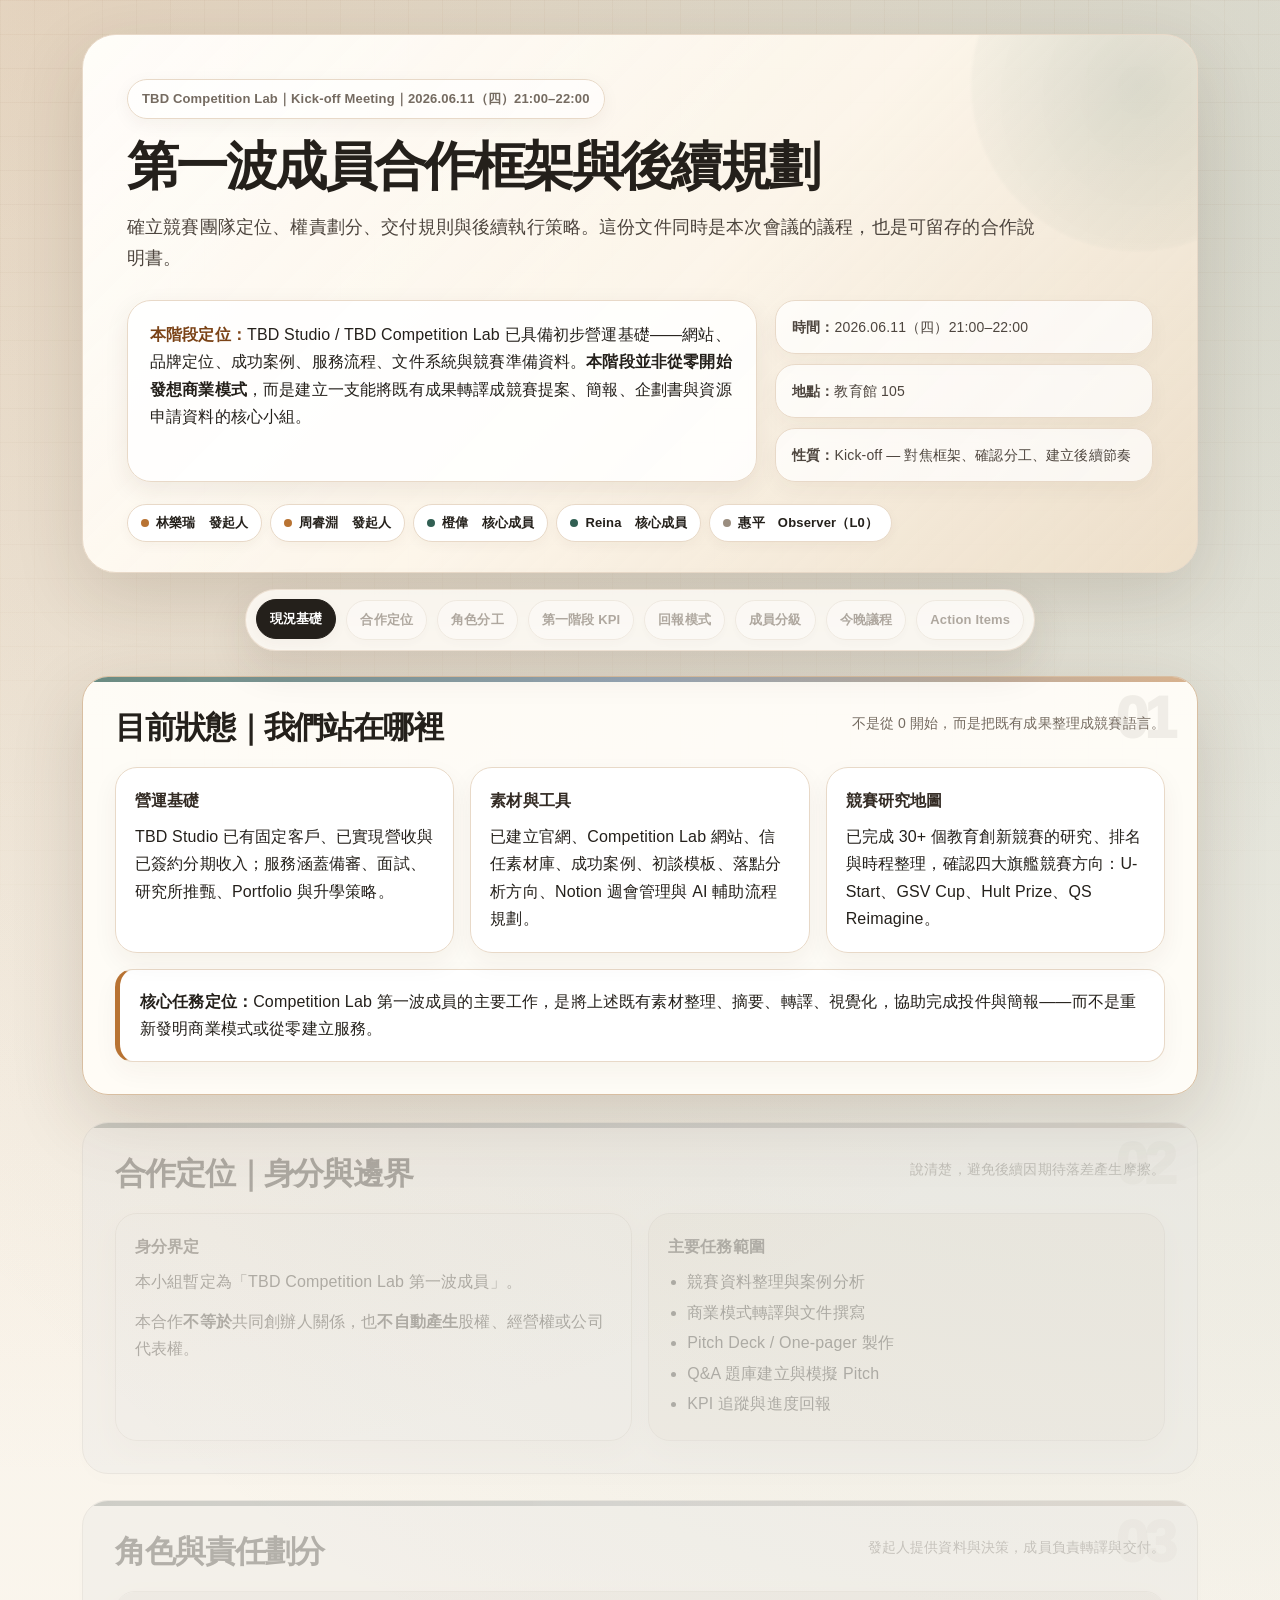
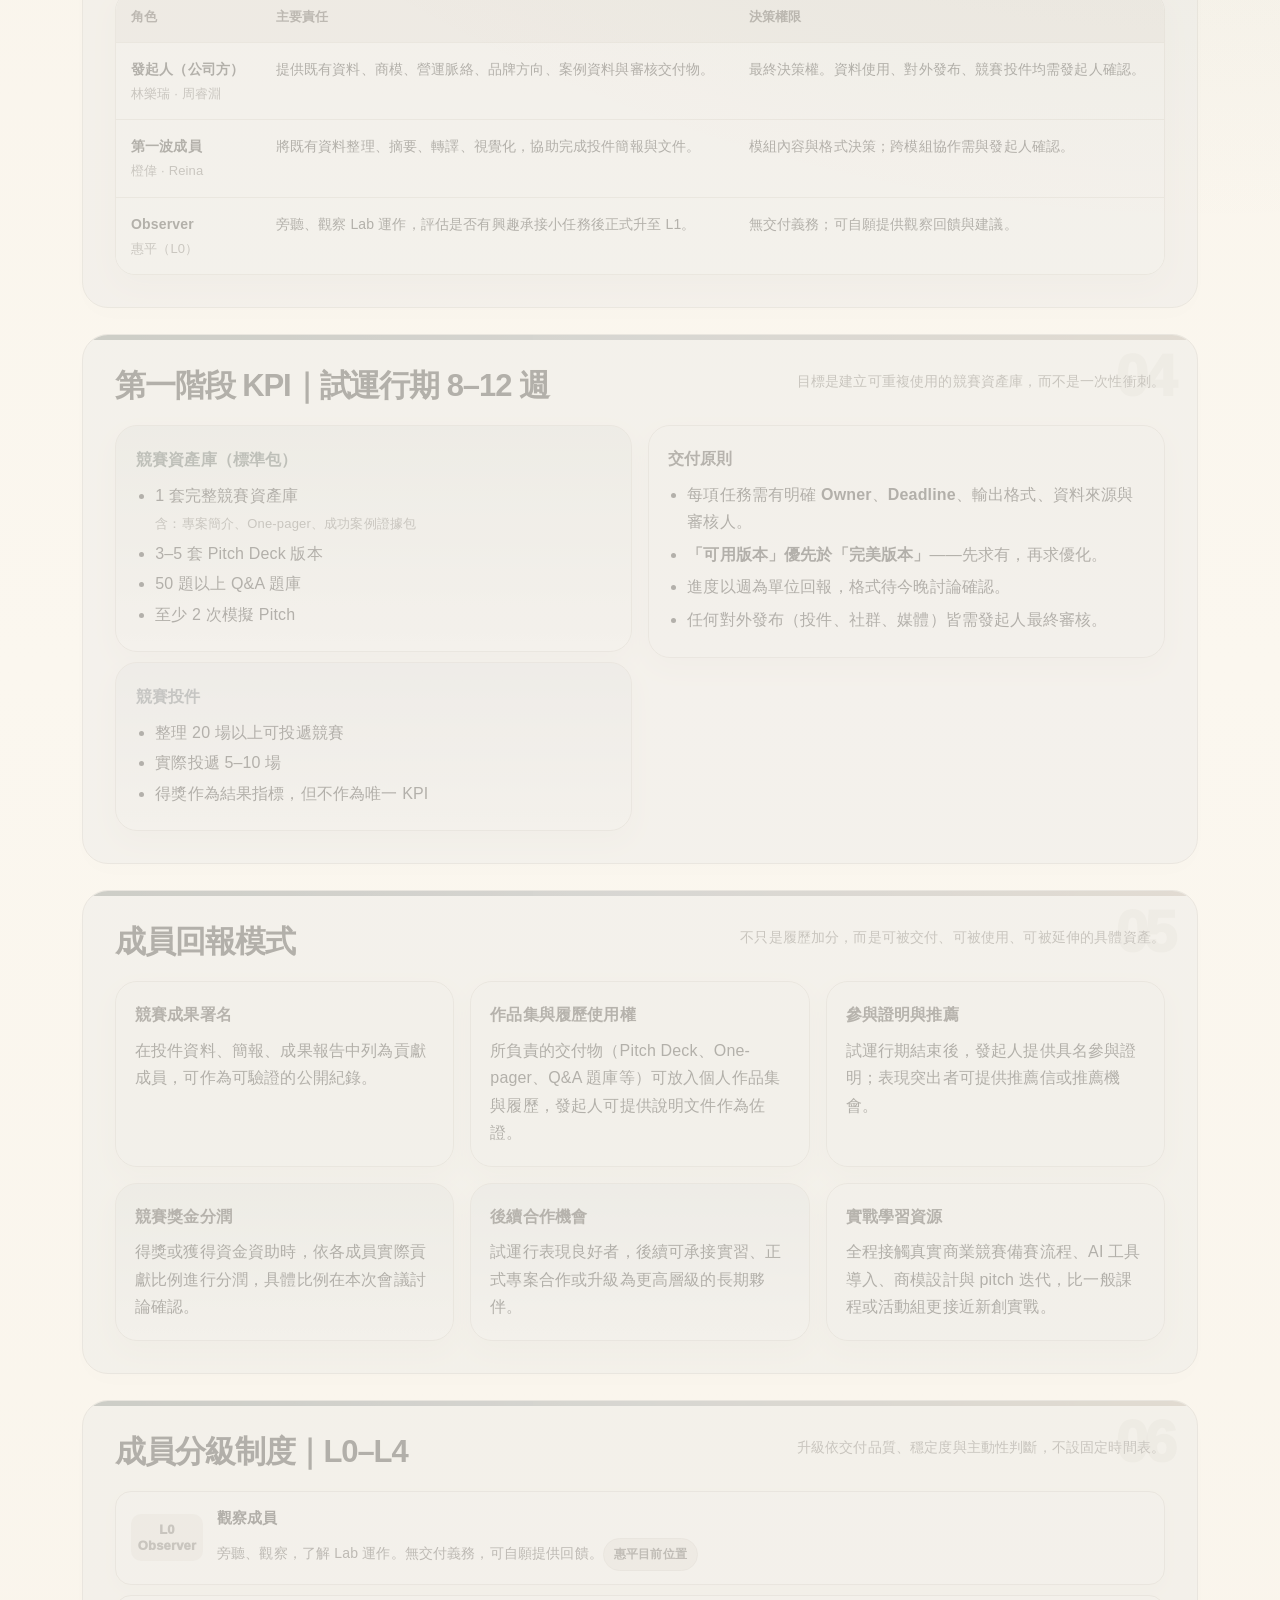
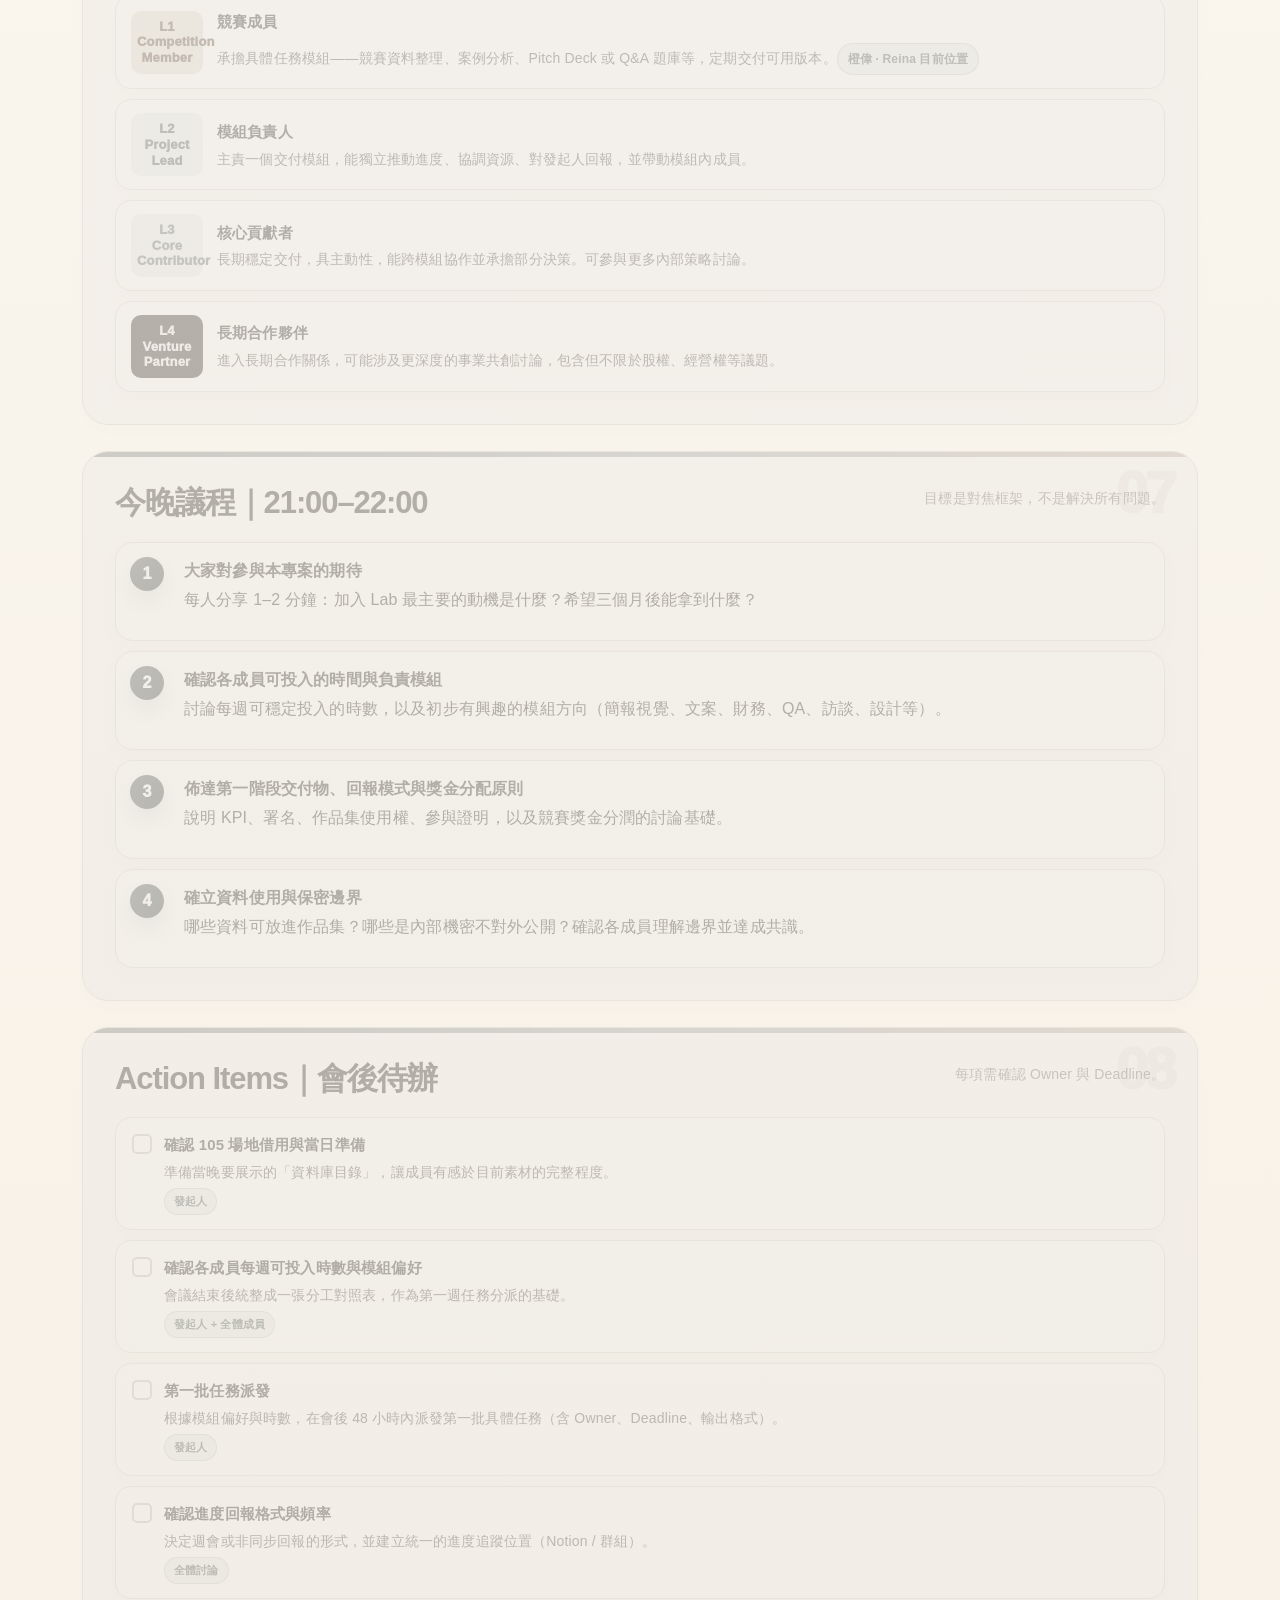
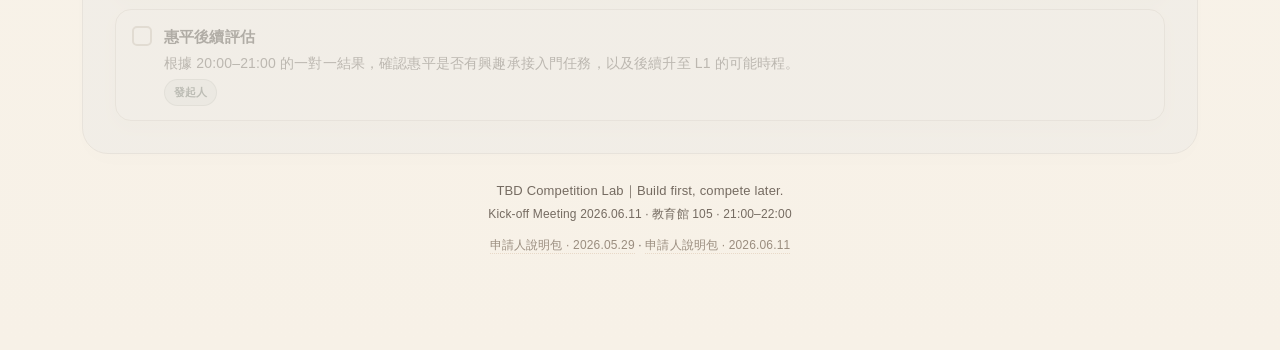
<file: Meeting_260611.html>
<!DOCTYPE html>

<html lang="zh-Hant">
<head>
<meta charset="utf-8"/>
<meta name="viewport" content="width=device-width, initial-scale=1.0"/>
<meta name="description" content="TBD Competition Lab Kick-off Meeting：合作框架、角色分工、第一階段 KPI 與交付規則。"/>
<meta property="og:title" content="TBD Competition Lab｜Kick-off Meeting｜2026.06.11"/>
<meta property="og:description" content="第一波成員合作框架與後續規劃——合作定位、角色邊界、KPI、回報模式與 L0–L4 分級制度。"/>
<meta property="og:type" content="article"/>
<meta property="og:url" content="https://tbd-competition-lab.vercel.app/Meeting_260611.html"/>
<title>TBD Competition Lab｜Kick-off Meeting｜2026.06.11</title>
<link rel="icon" type="image/svg+xml" href="favicon.svg"/>
<link rel="stylesheet" href="assets/brief.css"/>
<style>
/* Meeting_260611 page-specific styles */
section::before{background:linear-gradient(90deg,var(--green),rgba(83,109,139,.85),rgba(184,115,51,.75))}
.hero::after{background:radial-gradient(circle,rgba(49,95,83,.14),rgba(49,95,83,.03) 68%,transparent 70%)}
/* Member chips */
.members{display:flex;flex-wrap:wrap;gap:8px;margin-top:14px}
.member{display:inline-flex;align-items:center;gap:7px;border-radius:999px;padding:7px 13px;background:#fff;border:1px solid var(--line);font-size:13px;font-weight:800;box-shadow:0 4px 12px rgba(66,43,22,.04)}
.member .dot{width:8px;height:8px;border-radius:50%;flex-shrink:0}
.dot-founder{background:var(--accent)}
.dot-core{background:var(--green)}
.dot-observer{background:var(--muted-2)}
/* Level badges */
.level-row{display:grid;gap:10px}
.level{display:grid;grid-template-columns:72px 1fr;gap:14px;align-items:center;background:#fff;border:1px solid var(--line);border-radius:16px;padding:13px 15px;box-shadow:0 6px 16px rgba(66,43,22,.03)}
.level-badge{text-align:center;font-weight:950;font-size:13px;border-radius:10px;padding:8px 6px;line-height:1.2}
.level-badge.l0{background:#f3eadf;color:var(--muted)}
.level-badge.l1{background:var(--accent-soft);color:var(--accent-dark)}
.level-badge.l2{background:var(--green-soft);color:var(--green)}
.level-badge.l3{background:var(--blue-soft);color:var(--blue)}
.level-badge.l4{background:#2a2522;color:#f7f1e7}
.level p{margin:0;font-size:14px;color:#4d453e}
.level b{display:block;font-size:15px;margin-bottom:2px}
/* Action items */
.action-list{display:grid;gap:10px}
.action{background:#fff;border:1px solid var(--line);border-radius:16px;padding:14px 16px;box-shadow:0 6px 16px rgba(66,43,22,.035);display:grid;grid-template-columns:22px 1fr;gap:10px;align-items:start}
.action-check{width:20px;height:20px;border-radius:5px;border:2px solid var(--line-strong);margin-top:2px;flex-shrink:0}
.action p{margin:0;font-size:14px;color:#4d453e}
.action b{display:block;font-size:15px;margin-bottom:2px}
.action .owner{display:inline-flex;border-radius:999px;padding:3px 9px;font-size:11px;font-weight:800;background:var(--green-soft);color:var(--green);border:1px solid rgba(49,95,83,.2);margin-top:4px}
@media(max-width:720px){.level{grid-template-columns:60px 1fr}}
</style>
</head>
<body><div aria-hidden="true" class="progress-bar"></div><a class="skip-link" href="#status">跳到主要內容</a>
<main class="page">

<header class="hero">
<div class="eyebrow">TBD Competition Lab｜Kick-off Meeting｜2026.06.11（四）21:00–22:00</div>
<h1>第一波成員合作框架與後續規劃</h1>
<p class="subtitle">確立競賽團隊定位、權責劃分、交付規則與後續執行策略。這份文件同時是本次會議的議程，也是可留存的合作說明書。</p>
<div class="hero-grid">
<div class="notice">
<strong>本階段定位：</strong>TBD Studio / TBD Competition Lab 已具備初步營運基礎——網站、品牌定位、成功案例、服務流程、文件系統與競賽準備資料。<b>本階段並非從零開始發想商業模式</b>，而是建立一支能將既有成果轉譯成競賽提案、簡報、企劃書與資源申請資料的核心小組。
</div>
<div class="quick-meta">
<div class="meta-item"><b>時間：</b>2026.06.11（四）21:00–22:00</div>
<div class="meta-item"><b>地點：</b>教育館 105</div>
<div class="meta-item"><b>性質：</b>Kick-off — 對焦框架、確認分工、建立後續節奏</div>
</div>
</div>

<div class="members" style="margin-top:22px">
<div class="member"><span class="dot dot-founder"></span>林樂瑞　發起人</div>
<div class="member"><span class="dot dot-founder"></span>周睿淵　發起人</div>
<div class="member"><span class="dot dot-core"></span>橙偉　核心成員</div>
<div class="member"><span class="dot dot-core"></span>Reina　核心成員</div>
<div class="member"><span class="dot dot-observer"></span>惠平　Observer（L0）</div>
</div>
</header>

<div aria-label="頁面導覽" class="sticky-nav"><nav class="nav">
<a href="#status">現況基礎</a><a href="#positioning">合作定位</a><a href="#roles">角色分工</a><a href="#kpi">第一階段 KPI</a><a href="#returns">回報模式</a><a href="#levels">成員分級</a><a href="#agenda">今晚議程</a><a href="#actions">Action Items</a>
</nav></div>

<section data-kicker="01" id="status">
<div class="section-title"><h2>目前狀態｜我們站在哪裡</h2><p class="section-note">不是從 0 開始，而是把既有成果整理成競賽語言。</p></div>
<div class="grid-3">
<div class="card"><h4>營運基礎</h4><p>TBD Studio 已有固定客戶、已實現營收與已簽約分期收入；服務涵蓋備審、面試、研究所推甄、Portfolio 與升學策略。</p></div>
<div class="card"><h4>素材與工具</h4><p>已建立官網、Competition Lab 網站、信任素材庫、成功案例、初談模板、落點分析方向、Notion 週會管理與 AI 輔助流程規劃。</p></div>
<div class="card"><h4>競賽研究地圖</h4><p>已完成 30+ 個教育創新競賽的研究、排名與時程整理，確認四大旗艦競賽方向：U-Start、GSV Cup、Hult Prize、QS Reimagine。</p></div>
</div>
<div class="callout" style="margin-top:16px"><b>核心任務定位：</b>Competition Lab 第一波成員的主要工作，是將上述既有素材整理、摘要、轉譯、視覺化，協助完成投件與簡報——而不是重新發明商業模式或從零建立服務。</div>
</section>

<section data-kicker="02" id="positioning">
<div class="section-title"><h2>合作定位｜身分與邊界</h2><p class="section-note">說清楚，避免後續因期待落差產生摩擦。</p></div>
<div class="grid-2">
<div class="card">
<h4>身分界定</h4>
<p>本小組暫定為「TBD Competition Lab 第一波成員」。</p>
<p>本合作<b>不等於</b>共同創辦人關係，也<b>不自動產生</b>股權、經營權或公司代表權。</p>
</div>
<div class="card warn">
<h4>主要任務範圍</h4>
<ul class="compact">
<li>競賽資料整理與案例分析</li>
<li>商業模式轉譯與文件撰寫</li>
<li>Pitch Deck / One-pager 製作</li>
<li>Q&A 題庫建立與模擬 Pitch</li>
<li>KPI 追蹤與進度回報</li>
</ul>
</div>
</div>
</section>

<section data-kicker="03" id="roles">
<div class="section-title"><h2>角色與責任劃分</h2><p class="section-note">發起人提供資料與決策，成員負責轉譯與交付。</p></div>
<div aria-label="可水平捲動的表格" class="table-wrap" role="region"><table>
<thead><tr><th>角色</th><th>主要責任</th><th>決策權限</th></tr></thead>
<tbody>
<tr>
<td><b>發起人（公司方）</b><br><span class="muted" style="font-size:13px">林樂瑞 · 周睿淵</span></td>
<td>提供既有資料、商模、營運脈絡、品牌方向、案例資料與審核交付物。</td>
<td>最終決策權。資料使用、對外發布、競賽投件均需發起人確認。</td>
</tr>
<tr>
<td><b>第一波成員</b><br><span class="muted" style="font-size:13px">橙偉 · Reina</span></td>
<td>將既有資料整理、摘要、轉譯、視覺化，協助完成投件簡報與文件。</td>
<td>模組內容與格式決策；跨模組協作需與發起人確認。</td>
</tr>
<tr>
<td><b>Observer</b><br><span class="muted" style="font-size:13px">惠平（L0）</span></td>
<td>旁聽、觀察 Lab 運作，評估是否有興趣承接小任務後正式升至 L1。</td>
<td>無交付義務；可自願提供觀察回饋與建議。</td>
</tr>
</tbody>
</table></div>
</section>

<section data-kicker="04" id="kpi">
<div class="section-title"><h2>第一階段 KPI｜試運行期 8–12 週</h2><p class="section-note">目標是建立可重複使用的競賽資產庫，而不是一次性衝刺。</p></div>
<div class="grid-2">
<div>
<div class="level-row">
<div class="card soft" style="padding:20px">
<h4 style="color:var(--green)">競賽資產庫（標準包）</h4>
<ul class="compact">
<li>1 套完整競賽資產庫<br><span class="muted" style="font-size:13px">含：專案簡介、One-pager、成功案例證據包</span></li>
<li>3–5 套 Pitch Deck 版本</li>
<li>50 題以上 Q&A 題庫</li>
<li>至少 2 次模擬 Pitch</li>
</ul>
</div>
<div class="card blue" style="padding:20px">
<h4 style="color:var(--blue)">競賽投件</h4>
<ul class="compact">
<li>整理 20 場以上可投遞競賽</li>
<li>實際投遞 5–10 場</li>
<li>得獎作為結果指標，但不作為唯一 KPI</li>
</ul>
</div>
</div>
</div>
<div class="card" style="align-self:start">
<h4>交付原則</h4>
<ul>
<li>每項任務需有明確 <b>Owner</b>、<b>Deadline</b>、輸出格式、資料來源與審核人。</li>
<li><b>「可用版本」優先於「完美版本」</b>——先求有，再求優化。</li>
<li>進度以週為單位回報，格式待今晚討論確認。</li>
<li>任何對外發布（投件、社群、媒體）皆需發起人最終審核。</li>
</ul>
</div>
</div>
</section>

<section data-kicker="05" id="returns">
<div class="section-title"><h2>成員回報模式</h2><p class="section-note">不只是履歷加分，而是可被交付、可被使用、可被延伸的具體資產。</p></div>
<div class="grid-3">
<div class="card"><h4>競賽成果署名</h4><p>在投件資料、簡報、成果報告中列為貢獻成員，可作為可驗證的公開紀錄。</p></div>
<div class="card"><h4>作品集與履歷使用權</h4><p>所負責的交付物（Pitch Deck、One-pager、Q&A 題庫等）可放入個人作品集與履歷，發起人可提供說明文件作為佐證。</p></div>
<div class="card"><h4>參與證明與推薦</h4><p>試運行期結束後，發起人提供具名參與證明；表現突出者可提供推薦信或推薦機會。</p></div>
<div class="card soft"><h4>競賽獎金分潤</h4><p>得獎或獲得資金資助時，依各成員實際貢獻比例進行分潤，具體比例在本次會議討論確認。</p></div>
<div class="card blue"><h4>後續合作機會</h4><p>試運行表現良好者，後續可承接實習、正式專案合作或升級為更高層級的長期夥伴。</p></div>
<div class="card"><h4>實戰學習資源</h4><p>全程接觸真實商業競賽備賽流程、AI 工具導入、商模設計與 pitch 迭代，比一般課程或活動組更接近新創實戰。</p></div>
</div>
</section>

<section data-kicker="06" id="levels">
<div class="section-title"><h2>成員分級制度｜L0–L4</h2><p class="section-note">升級依交付品質、穩定度與主動性判斷，不設固定時間表。</p></div>
<div class="level-row">
<div class="level">
<div class="level-badge l0">L0<br>Observer</div>
<div><b>觀察成員</b><p>旁聽、觀察，了解 Lab 運作。無交付義務，可自願提供回饋。<span class="tag" style="margin-top:6px;display:inline-flex">惠平目前位置</span></p></div>
</div>
<div class="level">
<div class="level-badge l1">L1<br>Competition<br>Member</div>
<div><b>競賽成員</b><p>承擔具體任務模組——競賽資料整理、案例分析、Pitch Deck 或 Q&A 題庫等，定期交付可用版本。<span class="tag green" style="margin-top:6px;display:inline-flex">橙偉 · Reina 目前位置</span></p></div>
</div>
<div class="level">
<div class="level-badge l2">L2<br>Project Lead</div>
<div><b>模組負責人</b><p>主責一個交付模組，能獨立推動進度、協調資源、對發起人回報，並帶動模組內成員。</p></div>
</div>
<div class="level">
<div class="level-badge l3">L3<br>Core<br>Contributor</div>
<div><b>核心貢獻者</b><p>長期穩定交付，具主動性，能跨模組協作並承擔部分決策。可參與更多內部策略討論。</p></div>
</div>
<div class="level">
<div class="level-badge l4">L4<br>Venture<br>Partner</div>
<div><b>長期合作夥伴</b><p>進入長期合作關係，可能涉及更深度的事業共創討論，包含但不限於股權、經營權等議題。</p></div>
</div>
</div>
</section>

<section data-kicker="07" id="agenda">
<div class="section-title"><h2>今晚議程｜21:00–22:00</h2><p class="section-note">目標是對焦框架，不是解決所有問題。</p></div>
<div class="agenda">
<div class="step"><div><b>大家對參與本專案的期待</b><p>每人分享 1–2 分鐘：加入 Lab 最主要的動機是什麼？希望三個月後能拿到什麼？</p></div></div>
<div class="step"><div><b>確認各成員可投入的時間與負責模組</b><p>討論每週可穩定投入的時數，以及初步有興趣的模組方向（簡報視覺、文案、財務、QA、訪談、設計等）。</p></div></div>
<div class="step"><div><b>佈達第一階段交付物、回報模式與獎金分配原則</b><p>說明 KPI、署名、作品集使用權、參與證明，以及競賽獎金分潤的討論基礎。</p></div></div>
<div class="step"><div><b>確立資料使用與保密邊界</b><p>哪些資料可放進作品集？哪些是內部機密不對外公開？確認各成員理解邊界並達成共識。</p></div></div>
</div>
</section>

<section data-kicker="08" id="actions">
<div class="section-title"><h2>Action Items｜會後待辦</h2><p class="section-note">每項需確認 Owner 與 Deadline。</p></div>
<div class="action-list">
<div class="action">
<div class="action-check"></div>
<div><b>確認 105 場地借用與當日準備</b><p>準備當晚要展示的「資料庫目錄」，讓成員有感於目前素材的完整程度。</p><span class="owner">發起人</span></div>
</div>
<div class="action">
<div class="action-check"></div>
<div><b>確認各成員每週可投入時數與模組偏好</b><p>會議結束後統整成一張分工對照表，作為第一週任務分派的基礎。</p><span class="owner">發起人 + 全體成員</span></div>
</div>
<div class="action">
<div class="action-check"></div>
<div><b>第一批任務派發</b><p>根據模組偏好與時數，在會後 48 小時內派發第一批具體任務（含 Owner、Deadline、輸出格式）。</p><span class="owner">發起人</span></div>
</div>
<div class="action">
<div class="action-check"></div>
<div><b>確認進度回報格式與頻率</b><p>決定週會或非同步回報的形式，並建立統一的進度追蹤位置（Notion / 群組）。</p><span class="owner">全體討論</span></div>
</div>
<div class="action">
<div class="action-check"></div>
<div><b>惠平後續評估</b><p>根據 20:00–21:00 的一對一結果，確認惠平是否有興趣承接入門任務，以及後續升至 L1 的可能時程。</p><span class="owner">發起人</span></div>
</div>
</div>
</section>

<div class="footer">
  TBD Competition Lab｜Build first, compete later.<br>
  <span class="print-note">Kick-off Meeting 2026.06.11 · 教育館 105 · 21:00–22:00</span>
</div>
</main>

<button aria-label="回到頁首" class="back-top" type="button">↑</button>
<script src="assets/brief.js"></script>
</body>
</html>
</file>
<file: assets/main.css>
/* TBD Competition Lab — Main site shared stylesheet
   Used by: index.html, competitions.html
   ================================================= */

:root{
  --ink:#0E1A33;
  --ink-soft:#142143;
  --mid:#5A6080;
  --line:#D8D6E3;
  --bg:#F5F3EC;
  --bg-card:#FFFFFF;
  --accent:#1A5D94;
  --accent-deep:#0F3F66;
  --yellow:#FAB748;
  --yellow-deep:#E69A1E;
  --red:#C24A3F;
  --green:#3F7A5A;
  --serif-en:'Fraunces',serif;
  --serif-tc:'Noto Serif TC',serif;
  --sans:'Manrope','Noto Sans TC',sans-serif;
  --mono:'JetBrains Mono',monospace;
}

/* ── Reset ── */
*{margin:0;padding:0;box-sizing:border-box}
html{scroll-behavior:smooth}
body{
  font-family:var(--sans);
  background:var(--bg);
  color:var(--ink);
  line-height:1.55;
  -webkit-font-smoothing:antialiased;
}
a{color:inherit;text-decoration:none}
img{max-width:100%;display:block}
</file>
<file: assets/brief.css>
/* TBD Competition Lab — Brief/Meeting shared stylesheet
   Used by: Applicant_*.html, Meeting_*.html
   ================================================== */

:root{
  --bg:#f7f1e7;
  --bg-2:#efe2d2;
  --paper:#fffdf8;
  --paper-2:#fff8ed;
  --ink:#24201b;
  --muted:#756b61;
  --muted-2:#9a8d7f;
  --line:#e8d9c8;
  --line-strong:#d8bea1;
  --accent:#b87333;
  --accent-dark:#7b4317;
  --accent-soft:#f3ddc2;
  --green:#315f53;
  --green-soft:#e6f0eb;
  --blue:#536d8b;
  --blue-soft:#e8eef7;
  --warn:#fff2d7;
  --ok:#eef7ef;
  --danger:#8a4a31;
  --shadow-sm:0 8px 24px rgba(66,43,22,.08);
  --shadow:0 22px 70px rgba(66,43,22,.14);
  --shadow-card:0 14px 36px rgba(66,43,22,.09);
  --r-xl:34px;
  --r-lg:26px;
  --r-md:18px;
  --r-sm:13px;
  --page:1160px;
  --sans:-apple-system,BlinkMacSystemFont,"Segoe UI","Noto Sans TC","PingFang TC","Microsoft JhengHei",sans-serif;
}

/* ── Reset & Base ── */
*{box-sizing:border-box}
html{scroll-behavior:smooth;scroll-padding-top:92px}
body{
  margin:0;
  font-family:var(--sans);
  background:
    radial-gradient(circle at 4% 0%,rgba(184,115,51,.20),transparent 28%),
    radial-gradient(circle at 94% 4%,rgba(49,95,83,.16),transparent 32%),
    linear-gradient(180deg,var(--bg),#fbf7ef 44%,var(--bg));
  color:var(--ink);
  line-height:1.72;
  letter-spacing:.01em;
  text-rendering:optimizeLegibility;
}
body::before{
  content:"";
  position:fixed;inset:0;pointer-events:none;z-index:-1;
  background-image:
    linear-gradient(rgba(124,75,30,.045) 1px,transparent 1px),
    linear-gradient(90deg,rgba(124,75,30,.035) 1px,transparent 1px);
  background-size:34px 34px;
  mask-image:linear-gradient(180deg,rgba(0,0,0,.95),rgba(0,0,0,.22));
}
a{color:var(--accent-dark);text-decoration:none;border-bottom:1px solid rgba(124,75,30,.26);transition:.18s ease}
a:hover{color:#4d260d;border-bottom-color:rgba(77,38,13,.55)}
p{margin:0 0 12px}
.muted{color:var(--muted)}
b,strong{font-weight:850}

/* ── Skip link & Progress bar ── */
.skip-link{position:absolute;left:-999px;top:10px;background:#fff;color:var(--ink);padding:10px 14px;border-radius:999px;z-index:99;box-shadow:var(--shadow-sm)}
.skip-link:focus{left:14px}
.progress-bar{position:fixed;top:0;left:0;height:4px;width:0%;background:linear-gradient(90deg,var(--accent),var(--green),var(--blue));z-index:1000;box-shadow:0 0 18px rgba(184,115,51,.35)}

/* ── Layout ── */
.page{max-width:var(--page);margin:0 auto;padding:34px 22px 82px}

/* ── Hero ── */
.hero{
  background:linear-gradient(135deg,rgba(255,253,248,.98),rgba(255,248,237,.90) 52%,rgba(241,223,199,.76));
  border:1px solid var(--line);border-radius:var(--r-xl);box-shadow:var(--shadow);
  padding:44px 44px 30px;position:relative;overflow:hidden;
}
.hero::before{content:"";position:absolute;inset:0;background:linear-gradient(135deg,rgba(255,255,255,.28),transparent 45%);pointer-events:none}
.hero::after{content:"";position:absolute;right:-110px;top:-120px;width:340px;height:340px;border-radius:50%;background:radial-gradient(circle,rgba(184,115,51,.17),rgba(184,115,51,.03) 68%,transparent 70%)}
.hero>*{position:relative;z-index:1}
.eyebrow{display:inline-flex;gap:8px;align-items:center;border:1px solid var(--line);border-radius:999px;padding:8px 14px;background:rgba(255,255,255,.66);font-size:13px;color:var(--muted);font-weight:800;box-shadow:0 5px 18px rgba(66,43,22,.05)}
h1{font-size:clamp(31px,4.2vw,52px);line-height:1.12;margin:18px 0 16px;letter-spacing:-.05em;max-width:940px}
.subtitle{font-size:18px;color:#4d453e;max-width:910px;margin:0 0 24px}
.hero-grid{display:grid;grid-template-columns:1.25fr .75fr;gap:18px;margin-top:26px;position:relative;z-index:1}
.notice{background:rgba(255,255,255,.86);border:1px solid var(--line);border-radius:24px;padding:20px 22px;box-shadow:var(--shadow-sm)}
.notice strong{color:var(--accent-dark)}
.quick-meta{display:grid;gap:10px}
.meta-item{background:rgba(255,255,255,.72);border:1px solid var(--line);border-radius:20px;padding:14px 16px;font-size:14px;color:#4d453e;box-shadow:0 8px 20px rgba(66,43,22,.045)}

/* ── Sticky Nav ── */
.nav{display:flex;flex-wrap:wrap;gap:10px;margin:24px 0 4px;padding:10px;border:1px solid rgba(232,217,200,.75);background:rgba(255,253,248,.62);border-radius:999px;backdrop-filter:blur(14px)}
.nav a{border:1px solid var(--line);background:rgba(255,255,255,.74);border-radius:999px;padding:8px 13px;font-size:13px;font-weight:800;color:#5d4b3b;box-shadow:0 4px 14px rgba(66,43,22,.04)}
.nav a:hover,.nav a.active{background:var(--ink);color:#fff;border-color:var(--ink);transform:translateY(-1px)}
.sticky-nav{position:sticky;top:12px;z-index:50;margin:16px 0 2px;display:flex;justify-content:center}
.sticky-nav .nav{margin:0;box-shadow:0 16px 42px rgba(66,43,22,.12);background:rgba(255,253,248,.82)}

/* ── Sections ── */
section{
  margin-top:26px;
  background:rgba(255,253,248,.94);border:1px solid var(--line);border-radius:var(--r-lg);
  box-shadow:var(--shadow-card);padding:32px;position:relative;overflow:hidden;
}
section::before{content:"";position:absolute;left:0;top:0;width:100%;height:5px;background:linear-gradient(90deg,var(--accent),rgba(49,95,83,.85),rgba(83,109,139,.75));opacity:.72}
section[id]::after{content:attr(data-kicker);position:absolute;right:24px;top:12px;color:rgba(117,107,97,.10);font-size:58px;font-weight:950;letter-spacing:-.06em;line-height:1;pointer-events:none}
.section-title{display:flex;align-items:flex-start;justify-content:space-between;gap:18px;margin-bottom:20px;position:relative;z-index:1}
h2{font-size:clamp(23px,2.6vw,31px);line-height:1.22;margin:0;letter-spacing:-.035em}
.section-note{color:var(--muted);font-size:14px;max-width:430px;margin:2px 0 0;text-align:right}
h3{font-size:20px;margin:18px 0 10px;color:#2f2a25;letter-spacing:-.015em}
h3:first-child{margin-top:0}

/* ── Grid ── */
.grid-2{display:grid;grid-template-columns:repeat(2,minmax(0,1fr));gap:16px}
.grid-3{display:grid;grid-template-columns:repeat(3,minmax(0,1fr));gap:16px}
.grid-4{display:grid;grid-template-columns:repeat(4,minmax(0,1fr));gap:14px}

/* ── Cards ── */
.card{background:rgba(255,255,255,.90);border:1px solid var(--line);border-radius:22px;padding:19px;box-shadow:0 10px 26px rgba(66,43,22,.055);transition:transform .18s ease,box-shadow .18s ease,border-color .18s ease}
.card:hover{transform:translateY(-2px);box-shadow:0 18px 36px rgba(66,43,22,.10);border-color:var(--line-strong)}
.card.soft{background:linear-gradient(180deg,var(--green-soft),#fff)}
.card.blue{background:linear-gradient(180deg,var(--blue-soft),#fff)}
.card.warn{background:var(--warn)}
.card h3,.card h4{margin-top:0}
.card h4{font-size:16px;margin:0 0 8px;color:#332b24}
.card p:last-child{margin-bottom:0}

/* ── Tags ── */
.tag-row{display:flex;flex-wrap:wrap;gap:8px;margin-top:12px}
.tag{display:inline-flex;border-radius:999px;padding:5px 10px;background:#f3eadf;border:1px solid var(--line);font-size:12px;color:#5b4d42;font-weight:800}
.tag.green{background:var(--green-soft);border-color:rgba(49,95,83,.25);color:var(--green)}
.tag.blue{background:var(--blue-soft);border-color:rgba(83,109,139,.25);color:var(--blue)}

/* ── Table ── */
.table-wrap{width:100%;overflow:auto;border-radius:20px;border:1px solid var(--line);background:#fff;box-shadow:0 10px 28px rgba(66,43,22,.05)}
.table-wrap table{min-width:760px;border:0;border-radius:0}
table{width:100%;border-collapse:collapse;overflow:hidden;border-radius:18px;background:#fff;border:1px solid var(--line);font-size:14px}
th,td{text-align:left;vertical-align:top;padding:14px 15px;border-bottom:1px solid var(--line)}
th{background:#f3eadf;color:#4d3b2d;font-size:13px;position:sticky;top:0;z-index:1}
tr:last-child td{border-bottom:none}
tbody tr:hover td{background:#fffaf1}

/* ── Lists ── */
ul{margin:8px 0 0;padding-left:1.2em}
li{margin:5px 0}
.compact li{margin:3px 0}

/* ── Profile ── */
.profile{display:grid;grid-template-columns:.78fr 1.22fr;gap:18px;align-items:start}
.profile-head{background:linear-gradient(180deg,#fff,var(--paper-2));border:1px solid var(--line);border-radius:24px;padding:22px;position:sticky;top:98px;box-shadow:var(--shadow-sm)}
.name{font-size:27px;font-weight:950;letter-spacing:-.03em;margin:0 0 4px}
.role{color:var(--accent-dark);font-weight:850;margin-bottom:14px}
.metric-grid{display:grid;grid-template-columns:repeat(2,minmax(0,1fr));gap:10px;margin:16px 0}
.metric{background:#fff;border:1px solid var(--line);border-radius:16px;padding:12px}
.metric b{display:block;font-size:22px;line-height:1.1}
.metric span{font-size:12px;color:var(--muted)}

/* ── Timeline ── */
.timeline{display:grid;gap:10px}
.event{display:grid;grid-template-columns:115px 1fr;gap:12px;background:#fff;border:1px solid var(--line);border-radius:16px;padding:13px;box-shadow:0 7px 18px rgba(66,43,22,.035)}
.event .date{font-weight:850;color:var(--green);font-size:13px}
.event p{margin:0;color:#4d453e}

/* ── Agenda steps ── */
.agenda{counter-reset:item;display:grid;gap:10px}
.agenda .step{display:grid;grid-template-columns:42px 1fr;gap:12px;align-items:start;background:#fff;border:1px solid var(--line);border-radius:18px;padding:14px;box-shadow:0 7px 18px rgba(66,43,22,.035)}
.agenda .step::before{counter-increment:item;content:counter(item);width:34px;height:34px;border-radius:50%;display:grid;place-items:center;background:linear-gradient(135deg,var(--green),#23443b);color:#fff;font-weight:950;box-shadow:0 10px 18px rgba(49,95,83,.18)}
.step b{display:block;margin-bottom:2px}

/* ── Callout ── */
.callout{border-left:5px solid var(--accent);background:#fff;border-radius:18px;padding:18px 20px;border-top:1px solid var(--line);border-right:1px solid var(--line);border-bottom:1px solid var(--line);box-shadow:0 10px 26px rgba(66,43,22,.045)}
.callout.green{border-left-color:var(--green)}
.callout.blue{border-left-color:var(--blue)}
.callout.accent{border-left-color:var(--accent)}

/* ── Footer ── */
.footer{margin-top:26px;color:var(--muted);font-size:13px;text-align:center}
.print-note{font-size:12px;color:var(--muted);margin-top:8px}

/* ── Back to top ── */
.back-top{position:fixed;right:18px;bottom:18px;width:42px;height:42px;border-radius:50%;display:grid;place-items:center;background:var(--ink);color:#fff;border:0;box-shadow:0 14px 36px rgba(36,32,27,.22);cursor:pointer;opacity:0;transform:translateY(8px);transition:.2s ease;z-index:80}
.back-top.show{opacity:1;transform:translateY(0)}

/* ── Focus Mode ── */
main.focus-mode-on section{transition:opacity .28s ease,filter .28s ease,transform .28s ease,box-shadow .28s ease}
main.focus-mode-on section.is-dimmed{opacity:.32;filter:grayscale(.55) saturate(.65) brightness(.9);box-shadow:0 8px 24px rgba(66,43,22,.04)}
main.focus-mode-on section.is-active{opacity:1;filter:none;transform:translateY(-1px);box-shadow:0 24px 72px rgba(66,43,22,.16);border-color:var(--line-strong)}
main.focus-mode-on section.is-dimmed:hover,
main.focus-mode-on section.is-dimmed:focus-within{opacity:.82;filter:grayscale(.12) saturate(.9)}
.nav a.is-dimmed{opacity:.46;filter:grayscale(.35)}
.nav a.in-view{background:rgba(49,95,83,.12);border-color:rgba(49,95,83,.28);color:#264c42}
.nav a.active{opacity:1;filter:none}

/* ── Responsive ── */
@media(max-width:980px){
  .hero-grid,.grid-3{grid-template-columns:1fr 1fr}
  .profile{grid-template-columns:1fr}
  .profile-head{position:static}
  .sticky-nav{top:0}
  .sticky-nav .nav{justify-content:flex-start;overflow:auto;flex-wrap:nowrap;border-radius:0;width:calc(100% + 44px);margin-left:-22px;margin-right:-22px;padding-left:22px;padding-right:22px}
  .sticky-nav .nav a{white-space:nowrap}
  .sticky-nav::before,.sticky-nav::after{content:"";position:absolute;top:0;bottom:0;width:28px;pointer-events:none;z-index:5;transition:opacity .22s ease}
  .sticky-nav::before{left:-22px;background:linear-gradient(90deg,rgba(255,253,248,.96),rgba(255,253,248,0))}
  .sticky-nav::after{right:-22px;background:linear-gradient(-90deg,rgba(255,253,248,.96),rgba(255,253,248,0))}
  .sticky-nav.at-start::before{opacity:0}
  .sticky-nav.at-end::after{opacity:0}
  .sticky-nav .nav{counter-reset:nav-item;scroll-behavior:smooth;-webkit-overflow-scrolling:touch;scrollbar-width:none}
  .sticky-nav .nav::-webkit-scrollbar{display:none}
  .sticky-nav .nav a{counter-increment:nav-item;position:relative;padding:9px 13px 9px 30px;font-size:12.5px}
  .sticky-nav .nav a::before{content:counter(nav-item,decimal-leading-zero);position:absolute;left:8px;top:50%;transform:translateY(-50%);font-family:ui-monospace,"SF Mono",Menlo,monospace;font-size:9.5px;font-weight:700;letter-spacing:.05em;line-height:1;color:rgba(117,107,97,.7);background:rgba(243,234,223,.9);border-radius:999px;padding:2px 5px;transition:background .18s ease,color .18s ease}
  .sticky-nav .nav a.in-view::before{background:rgba(49,95,83,.22);color:#264c42}
  .sticky-nav .nav a.active::before{background:var(--accent);color:#fff}
  .sticky-nav .nav a.active{box-shadow:0 10px 24px rgba(36,32,27,.28)}
  section[id]::after{font-size:44px;right:16px;top:10px}
  main.focus-mode-on section.is-dimmed{opacity:.46;filter:grayscale(.4) saturate(.78) brightness(.94)}
}
@media(max-width:720px){
  .page{padding:18px 14px 70px}
  .hero{padding:28px 22px 22px;border-radius:26px}
  .hero-grid,.grid-2,.grid-3,.grid-4{grid-template-columns:1fr}
  .section-title{display:block}
  .section-note{text-align:left;margin-top:8px}
  .subtitle{font-size:16px}
  section{padding:24px 18px;border-radius:22px}
  .event{grid-template-columns:1fr}
  .metric-grid{grid-template-columns:1fr 1fr}
  .nav{flex-wrap:nowrap;overflow:auto;border-radius:18px;justify-content:flex-start}
  .nav a{white-space:nowrap}
  .table-wrap{margin-left:-4px;margin-right:-4px}
  .back-top{right:12px;bottom:12px}
}
@media(max-width:430px){
  .metric-grid{grid-template-columns:1fr}
  h1{letter-spacing:-.04em}
  .eyebrow{font-size:12px;align-items:flex-start}
  .notice,.meta-item,.card{border-radius:18px}
  .hero::after{display:none}
  section[id]::after{font-size:36px}
  .sticky-nav .nav a{padding:8px 12px 8px 28px;font-size:12px}
  .sticky-nav .nav a::before{font-size:9px;padding:2px 4px;left:6px}
}
@media(prefers-reduced-motion:reduce){
  main.focus-mode-on section,.nav a{transition:none}
}
@media print{
  body{background:#fff}
  .progress-bar,.sticky-nav,.back-top{display:none}
  .page{max-width:none;padding:0}
  .hero,section{box-shadow:none;break-inside:avoid}
  .nav{display:none}
  a{border-bottom:none;color:inherit}
  .table-wrap{overflow:visible;border:0;box-shadow:none}
  .table-wrap table{min-width:0}
  section::before,section[id]::after{display:none}
}
</file>
